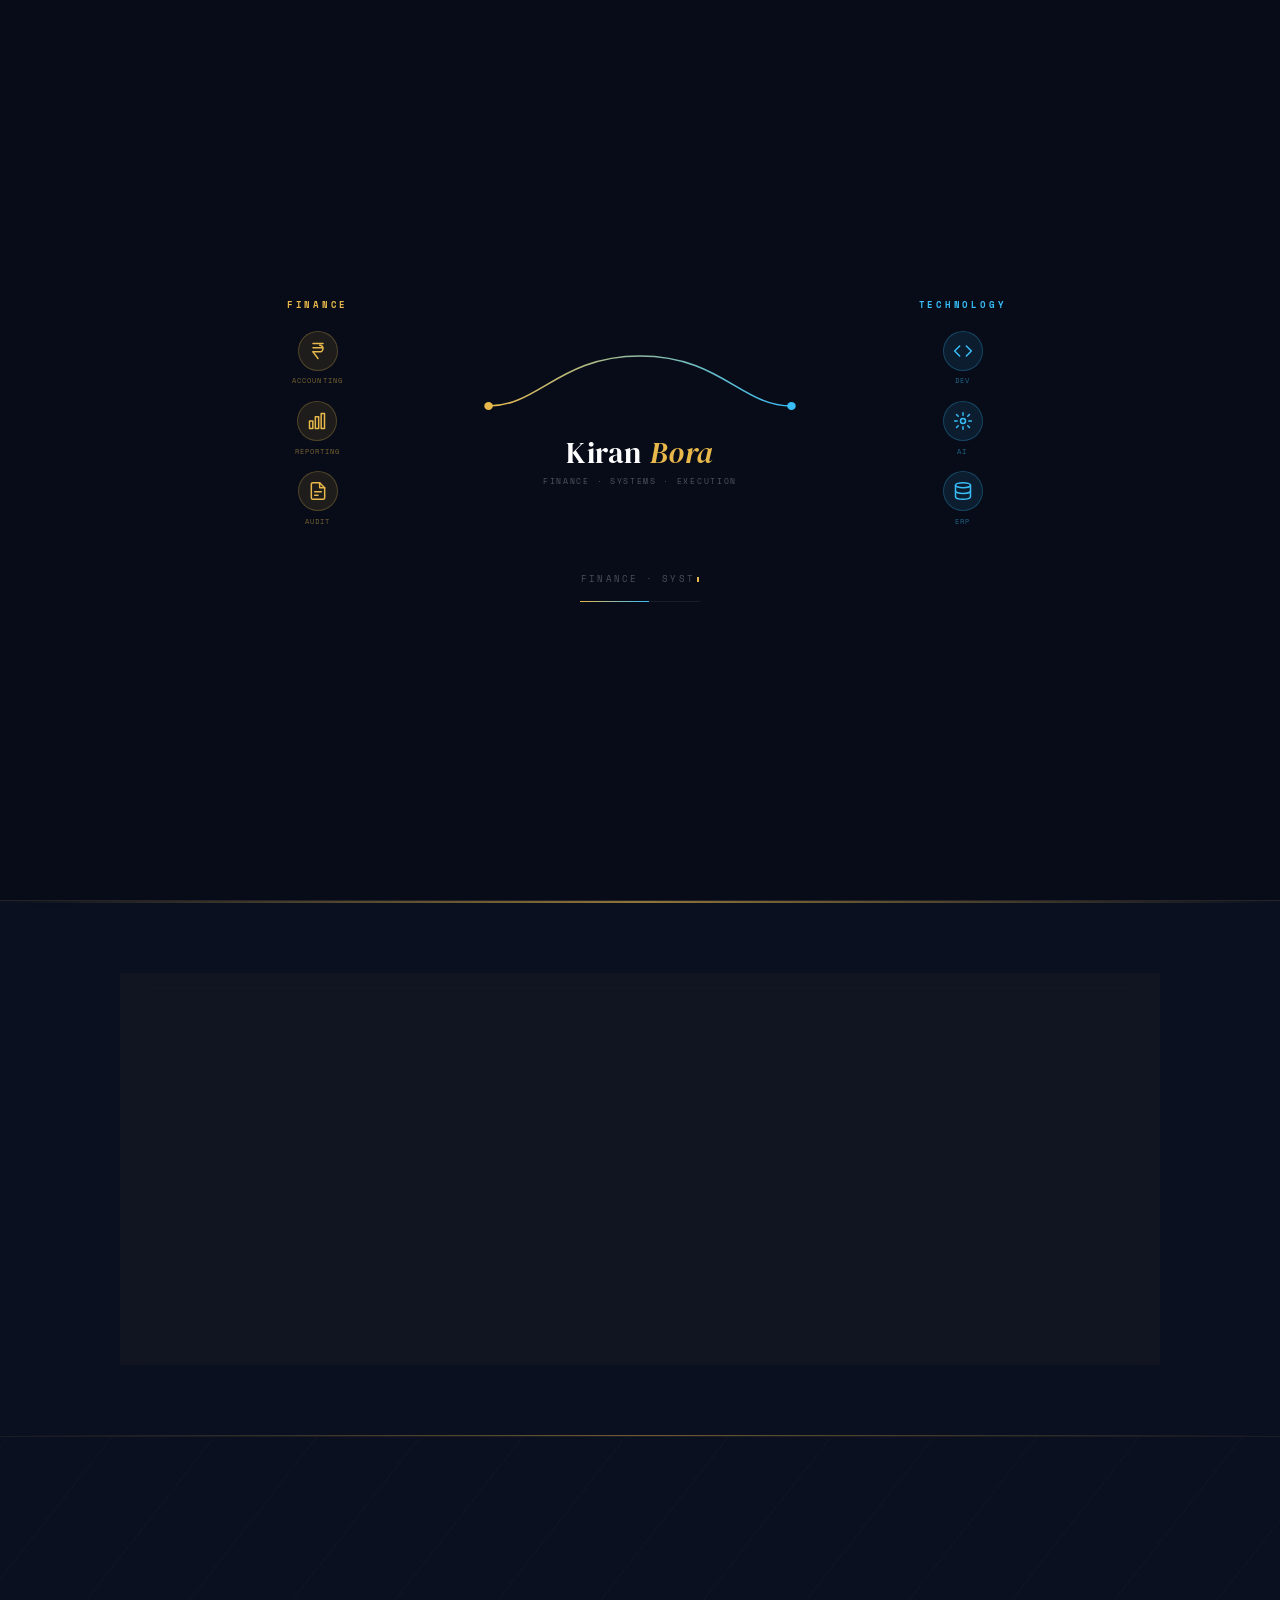
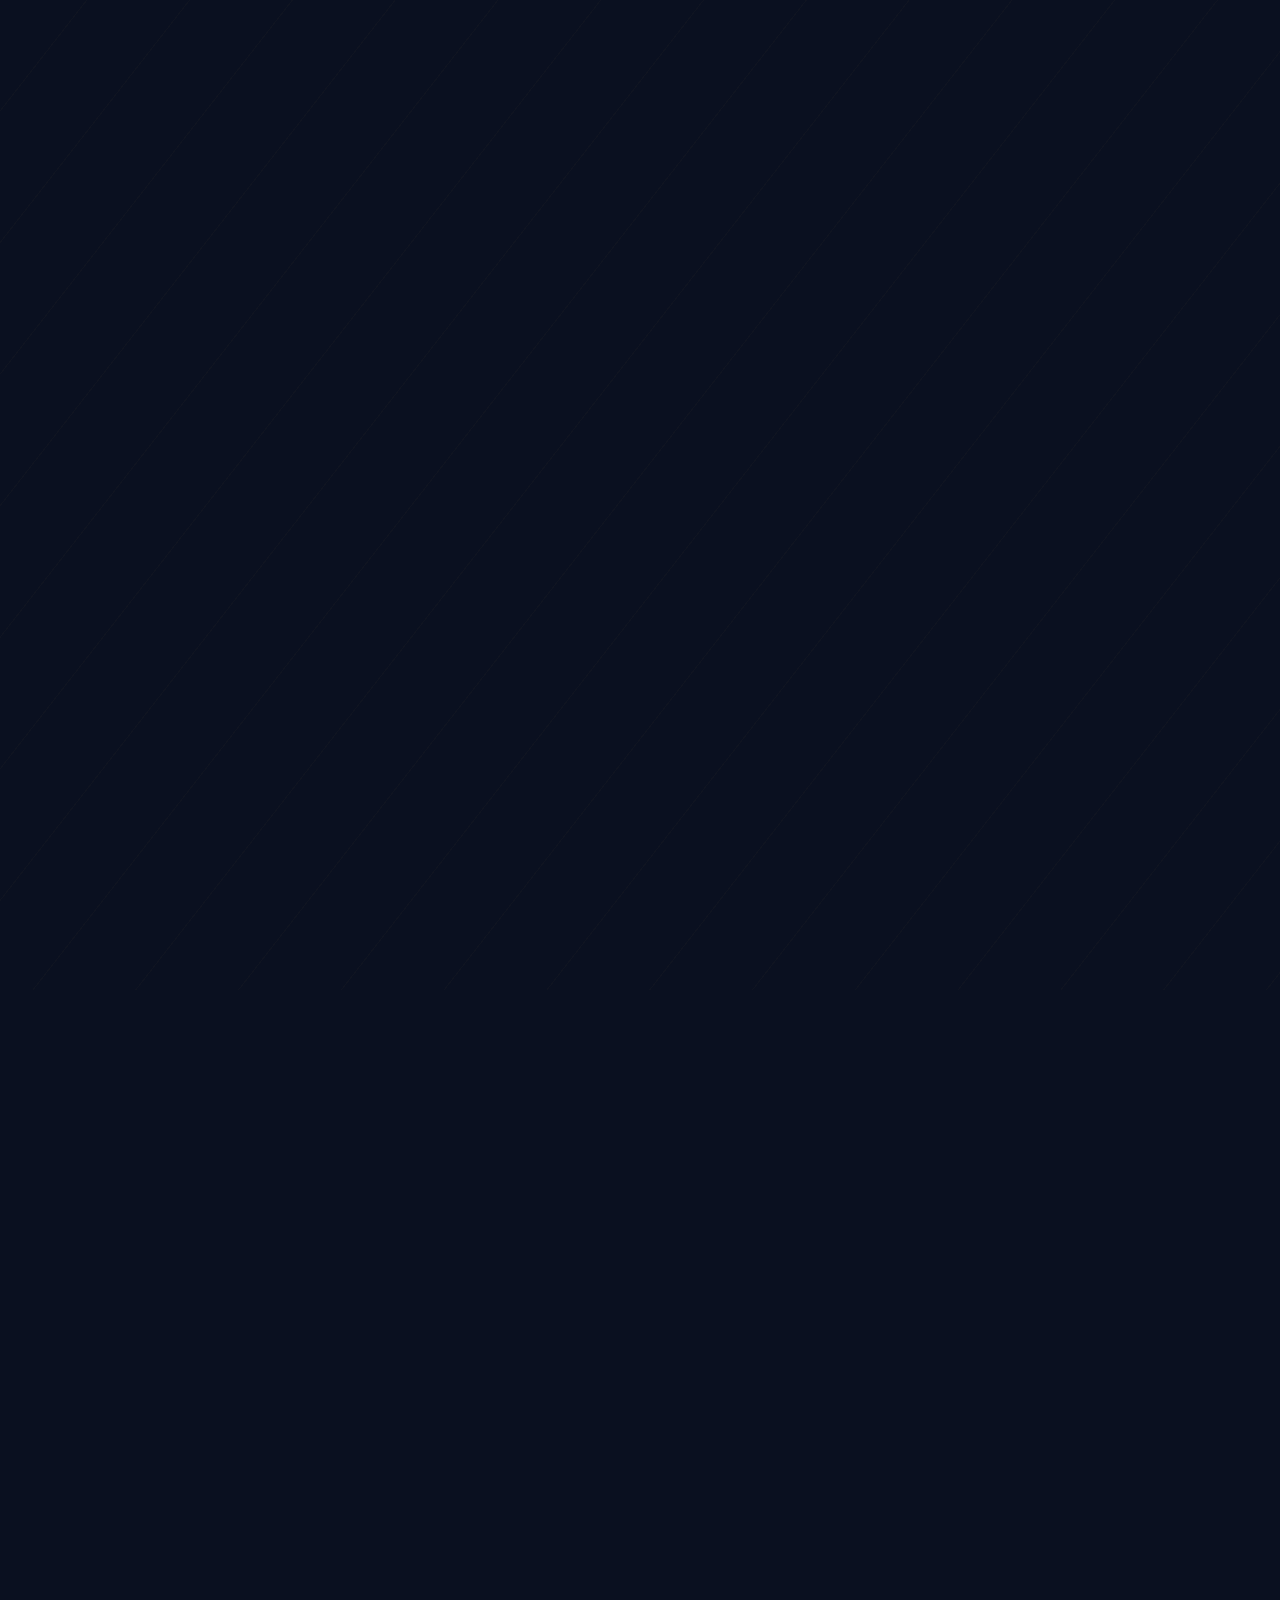
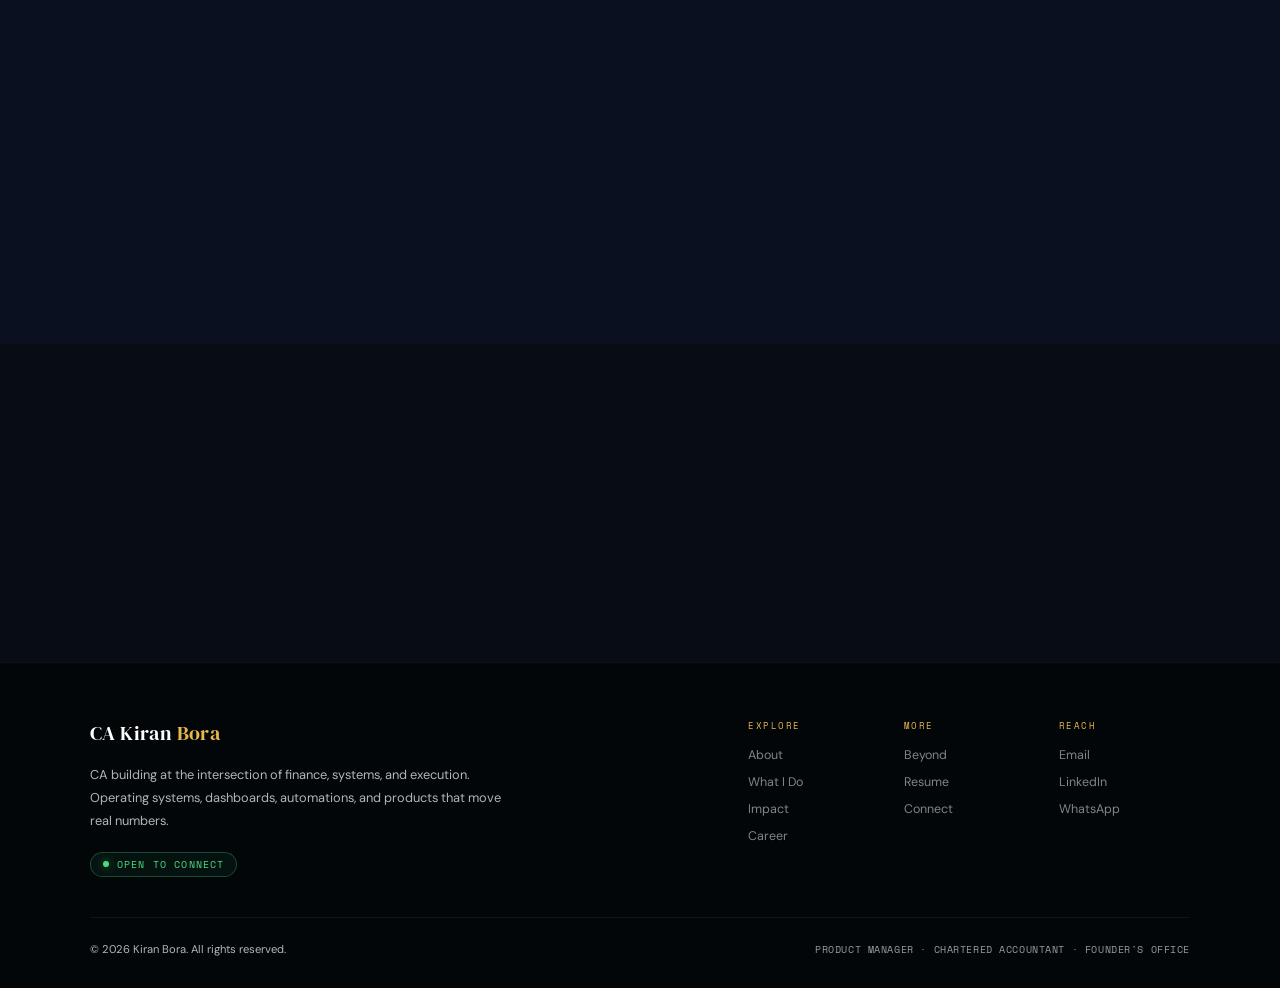
<file: index.html>
<!DOCTYPE html>
<html lang="en" data-theme="midnight">
<head>
<script>
  (function(){
    var t = 'midnight'; try { t = localStorage.getItem('kb-theme') || 'midnight'; } catch (e) {}
    document.documentElement.setAttribute('data-theme', t);
  })();
</script>
<meta charset="UTF-8">
<meta name="viewport" content="width=device-width, initial-scale=1.0">
<title>CA Kiran Bora | Product Manager at Recykal</title>
<meta name="description" content="Helps CFOs and CXOs fix processes end to end, across finance, operations and technology.">
<meta name="author" content="CA Kiran Bora">
<meta name="robots" content="index, follow">
<meta name="theme-color" content="#070c15">
<link rel="canonical" href="https://cakiranbora.github.io/Profile/">
<meta property="og:title" content="CA Kiran Bora | Product Manager at Recykal">
<meta property="og:description" content="Helps CFOs and CXOs fix processes end to end, across finance, operations and technology.">
<meta property="og:type" content="profile">
<meta property="og:site_name" content="CA Kiran Bora">
<meta property="og:locale" content="en_IN">
<meta property="profile:first_name" content="Kiran">
<meta property="profile:last_name" content="Bora">
<meta property="og:url" content="https://cakiranbora.github.io/Profile/">
<meta property="og:image" content="https://cakiranbora.github.io/Profile/social-card.jpg?v=2">
<meta property="og:image:secure_url" content="https://cakiranbora.github.io/Profile/social-card.jpg?v=2">
<meta property="og:image:type" content="image/jpeg">
<meta property="og:image:width" content="1200">
<meta property="og:image:height" content="630">
<meta property="og:image:alt" content="CA Kiran Bora, Product Manager and Chartered Accountant">
<meta name="twitter:card" content="summary_large_image">
<meta name="twitter:image" content="https://cakiranbora.github.io/Profile/social-card.jpg?v=2">
<meta name="twitter:image:alt" content="CA Kiran Bora, Product Manager and Chartered Accountant">
<meta name="twitter:title" content="CA Kiran Bora | Product Manager at Recykal">
<meta name="twitter:description" content="Helps CFOs and CXOs fix processes end to end, across finance, operations and technology.">
<link rel="icon" href="favicon.ico" sizes="48x48">
<link rel="icon" href="favicon.svg" type="image/svg+xml">
<link rel="icon" href="favicon-32.png" type="image/png" sizes="32x32">
<link rel="apple-touch-icon" href="apple-touch-icon.png">
<link rel="preconnect" href="https://fonts.googleapis.com">
<link rel="preconnect" href="https://fonts.gstatic.com" crossorigin>
<link href="https://fonts.googleapis.com/css2?family=DM+Serif+Display:ital@0;1&family=DM+Sans:opsz,wght@9..40,300;9..40,400;9..40,500;9..40,600&family=Outfit:wght@300;400;500;600;700&family=Space+Mono:wght@400;700&display=swap" rel="stylesheet">
<link rel="stylesheet" href="assets/vendor/aos.css">
<script type="application/ld+json">
{
  "@context": "https://schema.org",
  "@type": "Person",
  "name": "Kiran Bora",
  "honorificPrefix": "CA",
  "jobTitle": "Product Manager | Chartered Accountant",
  "description": "Product Manager at Recykal (Rapidue Technologies Pvt Ltd) and Chartered Accountant designing fraud prevention and finance logic for Deposit Return Schemes; previously finance transformation and Founder's Office execution at Contetra.",
  "image": "https://cakiranbora.github.io/Profile/KiBo-cut.webp",
  "email": "cakiranbora@gmail.com",
  "telephone": "+917020679009",
  "address": { "@type": "PostalAddress", "addressLocality": "Hyderabad", "addressCountry": "IN" },
  "worksFor": { "@type": "Organization", "name": "Recykal (Rapidue Technologies Pvt Ltd)" },
  "alumniOf": { "@type": "Organization", "name": "Institute of Chartered Accountants of India" },
  "knowsAbout": ["Deposit Return Schemes (DRS)","Fraud Prevention","Settlement Accounting","Financial Close & Consolidation","CXO Dashboards & MIS","Founder's Office Execution","Product Management","AI-assisted Product Building","ICSI Faculty: AI for Company Secretaries","ICAI Study Circle Training","Companies Act & SEBI LODR Compliance"],
  "url": "https://cakiranbora.github.io/Profile/",
  "sameAs": ["https://www.linkedin.com/in/CAKiBo"]
}
</script>
<link rel="stylesheet" href="assets/site.css">
<style>.kb-arc-path{stroke:url(#kbGrad)}.tl-track-line{stroke:url(#tlGrad)}</style>
<script>(function(){try{if(sessionStorage.getItem('kb-loader-seen'))document.documentElement.classList.add('kb-skip-loader');else sessionStorage.setItem('kb-loader-seen','1');}catch(e){}})();</script>
<style>.kb-skip-loader #kb-loader{display:none!important}.kb-skip-loader :is(.hero-pretag,h1.hero-name,.hero-typed-wrap,.hero-summary,.hero-summary-m,.hero-ctas){animation:none!important}</style>
</head>
<body>
<!-- ICON SPRITE (line icons, currentColor) -->
<svg width="0" height="0" style="position:absolute" aria-hidden="true" focusable="false"><defs>
<symbol id="ic-bank" viewBox="0 0 24 24"><path d="M3 21h18M4 10h16M5 21V10M19 21V10M9 21V10M15 21V10M12 3 4 7v1h16V7z"/></symbol>
<symbol id="ic-bolt" viewBox="0 0 24 24"><path d="M13 2 4.5 13.5H11l-1 8.5L19.5 10H13z"/></symbol>
<symbol id="ic-target" viewBox="0 0 24 24"><circle cx="12" cy="12" r="9"/><circle cx="12" cy="12" r="5"/><circle cx="12" cy="12" r="1.4"/></symbol>
<symbol id="ic-compass" viewBox="0 0 24 24"><circle cx="12" cy="12" r="9"/><path d="m16 8-2.5 5.5L8 16l2.5-5.5z"/></symbol>
<symbol id="ic-workflow" viewBox="0 0 24 24"><rect x="3" y="4" width="6" height="5" rx="1"/><rect x="15" y="15" width="6" height="5" rx="1"/><path d="M9 6.5h5a3 3 0 0 1 3 3V15"/></symbol>
<symbol id="ic-chart" viewBox="0 0 24 24"><path d="M3 3v18h18"/><path d="M7 15l3-4 3 2 4-6"/></symbol>
<symbol id="ic-layers" viewBox="0 0 24 24"><path d="m12 3 9 5-9 5-9-5z"/><path d="m3 13 9 5 9-5"/></symbol>
<symbol id="ic-package" viewBox="0 0 24 24"><path d="M21 8 12 3 3 8v8l9 5 9-5z"/><path d="M3 8l9 5 9-5M12 13v8"/></symbol>
<symbol id="ic-cpu" viewBox="0 0 24 24"><rect x="7" y="7" width="10" height="10" rx="1.5"/><path d="M10 10h4v4h-4zM9 3v3M15 3v3M9 18v3M15 18v3M3 9h3M3 15h3M18 9h3M18 15h3"/></symbol>
<symbol id="ic-gear" viewBox="0 0 24 24"><circle cx="12" cy="12" r="3"/><path d="M12 2v3M12 19v3M22 12h-3M5 12H2m15.5-6.5-2 2m-7 7-2 2m11 0-2-2m-7-7-2-2"/></symbol>
<symbol id="ic-clipboard" viewBox="0 0 24 24"><rect x="5" y="4" width="14" height="17" rx="2"/><path d="M9 4a1 1 0 0 1 1-1h4a1 1 0 0 1 1 1v1H9zM9 11h6M9 15h4"/></symbol>
<symbol id="ic-database" viewBox="0 0 24 24"><ellipse cx="12" cy="5" rx="8" ry="3"/><path d="M4 5v14c0 1.7 3.6 3 8 3s8-1.3 8-3V5M4 12c0 1.7 3.6 3 8 3s8-1.3 8-3"/></symbol>
<symbol id="ic-pen" viewBox="0 0 24 24"><path d="M12 19l7-7 3 3-7 7-3 0z" transform="translate(-3 -3)"/><path d="M14 6l3 3M3 21l3.5-1 9-9-2.5-2.5-9 9z"/></symbol>
<symbol id="ic-code" viewBox="0 0 24 24"><path d="m9 8-4 4 4 4M15 8l4 4-4 4"/></symbol>
<symbol id="ic-teach" viewBox="0 0 24 24"><rect x="3" y="4" width="18" height="12" rx="1.5"/><path d="M12 16v4M8 20h8"/></symbol>
<symbol id="ic-trophy" viewBox="0 0 24 24"><path d="M7 4h10v5a5 5 0 0 1-10 0z"/><path d="M7 6H4v2a3 3 0 0 0 3 3M17 6h3v2a3 3 0 0 1-3 3M10 14h4M9 20h6M12 14v6"/></symbol>
<symbol id="ic-activity" viewBox="0 0 24 24"><path d="M3 12h4l2.5-7 5 14L17 12h4"/></symbol>
<symbol id="ic-mail" viewBox="0 0 24 24"><rect x="3" y="5" width="18" height="14" rx="2"/><path d="m3 7 9 6 9-6"/></symbol>
<symbol id="ic-phone" viewBox="0 0 24 24"><path d="M6 3h3l2 5-2.5 1.5a11 11 0 0 0 5 5L16 14l5 2v3a2 2 0 0 1-2 2A16 16 0 0 1 4 5a2 2 0 0 1 2-2z"/></symbol>
</defs></svg>
<!-- LOADER -->
<div id="kb-loader">
  <div class="kb-stage">
    <!-- Left: Finance -->
    <div class="kb-pillar left" id="kb-left">
      <div class="kb-pillar-label">Finance</div>
      <div class="kb-icons">
        <div class="kb-icon-item" data-d="0">
          <div class="kb-icon-circle">
            <svg width="20" height="20" viewBox="0 0 24 24" fill="none" stroke="#e8b84b" stroke-width="1.8" stroke-linecap="round" stroke-linejoin="round"><path d="M6 3h12M6 8h12M6 13h8c2.2 0 4-1.8 4-4s-1.8-4-4-4"/><path d="M6 13l6 8"/></svg>
          </div>
          <span class="kb-icon-caption">Accounting</span>
        </div>
        <div class="kb-icon-item" data-d="220">
          <div class="kb-icon-circle">
            <svg width="20" height="20" viewBox="0 0 24 24" fill="none" stroke="#e8b84b" stroke-width="1.8" stroke-linecap="round" stroke-linejoin="round"><rect x="3" y="12" width="4" height="9"/><rect x="10" y="7" width="4" height="14"/><rect x="17" y="3" width="4" height="18"/></svg>
          </div>
          <span class="kb-icon-caption">Reporting</span>
        </div>
        <div class="kb-icon-item" data-d="440">
          <div class="kb-icon-circle">
            <svg width="20" height="20" viewBox="0 0 24 24" fill="none" stroke="#e8b84b" stroke-width="1.8" stroke-linecap="round" stroke-linejoin="round"><path d="M14 2H6a2 2 0 0 0-2 2v16a2 2 0 0 0 2 2h12a2 2 0 0 0 2-2V8z"/><polyline points="14 2 14 8 20 8"/><line x1="8" y1="13" x2="16" y2="13"/><line x1="8" y1="17" x2="12" y2="17"/></svg>
          </div>
          <span class="kb-icon-caption">Audit</span>
        </div>
      </div>
    </div>
    <!-- Center: Bridge -->
    <div class="kb-bridge-col">
      <svg class="kb-bridge-svg" viewBox="0 0 300 85" preserveAspectRatio="none">
        <defs>
          <linearGradient id="kbGrad" x1="0%" y1="0%" x2="100%" y2="0%">
            <stop offset="0%" stop-color="#e8b84b"/>
            <stop offset="100%" stop-color="#38bdf8"/>
          </linearGradient>
        </defs>
        <circle class="kb-dot-l" id="kb-dot-l" cx="8" cy="68" r="4" fill="#e8b84b"/>
        <path class="kb-arc-path" id="kb-arc" d="M8,68 C55,68 75,18 150,18 C225,18 245,68 292,68"/>
        <circle class="kb-dot-r" id="kb-dot-r" cx="292" cy="68" r="4" fill="#38bdf8"/>
      </svg>
      <div class="kb-name-block" id="kb-name-block">
        <div class="kb-name-main">Kiran <em>Bora</em></div>
        <span class="kb-name-sub">Finance &middot; Systems &middot; Execution</span>
      </div>
    </div>
    <!-- Right: Technology -->
    <div class="kb-pillar right" id="kb-right">
      <div class="kb-pillar-label">Technology</div>
      <div class="kb-icons">
        <div class="kb-icon-item" data-d="110">
          <div class="kb-icon-circle">
            <svg width="20" height="20" viewBox="0 0 24 24" fill="none" stroke="#38bdf8" stroke-width="1.8" stroke-linecap="round" stroke-linejoin="round"><polyline points="16 18 22 12 16 6"/><polyline points="8 6 2 12 8 18"/></svg>
          </div>
          <span class="kb-icon-caption">Dev</span>
        </div>
        <div class="kb-icon-item" data-d="330">
          <div class="kb-icon-circle">
            <svg width="20" height="20" viewBox="0 0 24 24" fill="none" stroke="#38bdf8" stroke-width="1.8" stroke-linecap="round" stroke-linejoin="round"><circle cx="12" cy="12" r="3"/><path d="M12 2v3M12 19v3M4.22 4.22l2.12 2.12M17.66 17.66l2.12 2.12M2 12h3M19 12h3M4.22 19.78l2.12-2.12M17.66 6.34l2.12-2.12"/></svg>
          </div>
          <span class="kb-icon-caption">AI</span>
        </div>
        <div class="kb-icon-item" data-d="550">
          <div class="kb-icon-circle">
            <svg width="20" height="20" viewBox="0 0 24 24" fill="none" stroke="#38bdf8" stroke-width="1.8" stroke-linecap="round" stroke-linejoin="round"><ellipse cx="12" cy="5" rx="9" ry="3"/><path d="M21 12c0 1.66-4 3-9 3s-9-1.34-9-3"/><path d="M3 5v14c0 1.66 4 3 9 3s9-1.34 9-3V5"/></svg>
          </div>
          <span class="kb-icon-caption">ERP</span>
        </div>
      </div>
    </div>
  </div>
  <!-- Bottom: tagline types out + progress bar -->
  <div class="kb-bottom" id="kb-bottom">
    <div class="kb-tagline"><span id="kb-typed"></span><span class="kb-blink"></span></div>
    <div class="kb-bar-wrap"><div class="kb-bar-fill" id="kb-bar"></div></div>
  </div>
  <script>
  (function(){
    if(document.documentElement.classList.contains('kb-skip-loader'))return;
    var fastLoader =
      (window.matchMedia && window.matchMedia('(max-width: 768px)').matches) ||
      (window.matchMedia && window.matchMedia('(max-height: 500px) and (orientation: landscape)').matches) ||
      (window.matchMedia && window.matchMedia('(prefers-reduced-motion: reduce)').matches);
    var T = fastLoader ? 1200 : 3000;
    var TL='FINANCE \u00B7 SYSTEMS \u00B7 EXECUTION';
    setTimeout(function(){
      document.getElementById('kb-left').classList.add('visible');
      document.getElementById('kb-right').classList.add('visible');
    },150);
    document.querySelectorAll('.kb-icon-item').forEach(function(el){
      var d=parseInt(el.getAttribute('data-d'))||0;
      setTimeout(function(){el.classList.add('lit');},220+d*0.45);
    });
    setTimeout(function(){
      document.getElementById('kb-dot-l').classList.add('show');
      document.getElementById('kb-dot-r').classList.add('show');
    },620);
    setTimeout(function(){
      document.getElementById('kb-arc').classList.add('drawn');
    },720);
    setTimeout(function(){
      document.getElementById('kb-name-block').classList.add('show');
    },1300);
    setTimeout(function(){
      var b=document.getElementById('kb-bottom');
      var el=document.getElementById('kb-typed');
      b.classList.add('show');
      var i=0;
      var iv=setInterval(function(){
        if(i<=TL.length){el.textContent=TL.slice(0,i);i++;}
        else{clearInterval(iv);}
      },32);
    },1550);
    var p=0,bar=document.getElementById('kb-bar');
    var pi=setInterval(function(){
      p=Math.min(p+1.6,100);bar.style.width=p+'%';
      if(p>=100)clearInterval(pi);
    },T/62);
    setTimeout(function(){
      var l=document.getElementById('kb-loader');
      l.classList.add('hidden');document.body.classList.add('kb-ready');document.dispatchEvent(new Event('kb:loader-done'));
      setTimeout(function(){if(l)l.style.display='none';},900);
    },T);
  })();
  </script>
</div>
<!-- END LOADER -->
<div id="cursor"></div>
<div id="cursor-ring"></div>
<div id="progress"></div>

<!-- NAV -->
<nav id="main-nav" aria-label="Main">
  <a class="nav-logo" href="./">CA Kiran <span>Bora</span></a>
  <ul class="nav-links kb-top-links">
    <li><a class="active" aria-current="page" href="./">Home</a></li>
    <li><a href="what-i-do">What I Do</a></li>
    <li><a href="impact">Impact</a></li>
    <li><a href="career">Career</a></li>
    <li><a href="beyond">Beyond</a></li>
    <li><a href="resume">Resume</a></li>
  </ul>
  <div class="kb-nav-right">
    <a class="nav-cta" href="connect">Let's Connect</a>
    <button type="button" id="side-open" aria-label="Open menu">
      <span></span><span></span><span></span>
    </button>
  </div>
</nav>
<div id="mobile-menu">
  <a href="./#about">About</a>
  <a href="what-i-do">What I Do</a>
  <a href="impact">Impact</a>
  <a href="career">Career</a>
  <a href="beyond">Beyond</a>
  <a href="resume">Resume</a>
  <a href="connect">Connect</a>
</div>

<div id="theme-switcher">
  <div id="theme-panel">
    <button type="button" class="theme-opt active" data-theme="midnight" id="theme-midnight">
      <span class="theme-swatch swatch-midnight"></span>Midnight
    </button>
    <button type="button" class="theme-opt" data-theme="obsidian" id="theme-obsidian">
      <span class="theme-swatch swatch-obsidian"></span>Obsidian
    </button>
    <button type="button" class="theme-opt" data-theme="slate" id="theme-slate">
      <span class="theme-swatch swatch-deepslate"></span>Deep Slate
    </button>
    <button type="button" class="theme-opt" data-theme="parchment" id="theme-parchment">
      <span class="theme-swatch swatch-parchment"></span>Parchment
    </button>
    <button type="button" class="theme-opt" data-theme="arctic" id="theme-arctic">
      <span class="theme-swatch swatch-arctic"></span>Arctic
    </button>
  </div>
  <button type="button" id="theme-toggle-btn" title="Change Theme" aria-label="Theme switcher">&#9680;</button>
</div>

<main id="main-content">
<section id="hero">
  <!-- Graph-paper grid background -->
  <div id="hero-grid">
    <svg xmlns="http://www.w3.org/2000/svg" width="100%" height="100%">
      <defs>
        <pattern id="small-grid" width="40" height="40" patternUnits="userSpaceOnUse">
          <path d="M 40 0 L 0 0 0 40" fill="none" stroke="var(--grid-stroke)" stroke-width="0.5"/>
        </pattern>
        <pattern id="large-grid" width="200" height="200" patternUnits="userSpaceOnUse">
          <rect width="200" height="200" fill="url(#small-grid)"/>
          <path d="M 200 0 L 0 0 0 200" fill="none" stroke="var(--grid-stroke)" stroke-width="1"/>
        </pattern>
      </defs>
      <rect width="100%" height="100%" fill="url(#large-grid)" />
    </svg>
  </div>

  <div class="hero-overlay"></div>

  <div class="hero-content">
    <div class="hero-pretag"><span class="hero-dot"></span><span class="hero-status">Product Manager &middot; Chartered Accountant</span></div>
    <h1 class="hero-name">Kiran <em>Bora</em></h1>
    <div class="hero-typed-wrap">
      <span class="hero-typed-prefix">Building&nbsp;&middot;</span>
      <span id="typed-text"></span>
    </div>
    <p class="hero-summary">
      Chartered Accountant and Product Manager. I understand how a business flows end to end, find what breaks it, and build the fix. At Recykal I design fraud prevention and settlement logic for Deposit Return Schemes. At Contetra I cut a 21-branch client&#39;s financial close from ~15 days to under half a day and built dashboards for CEOs and CFOs.
    </p>
    <p class="hero-summary-m">Chartered Accountant &middot; Product Manager &middot; Founder's Office &middot; Finance Systems Builder.</p>
    <div class="hero-ctas">
      <a href="connect" class="btn-gold">Let's Connect &rarr;</a>
      <a href="impact" class="btn-ghost">Explore Work &amp; Products</a>
    </div>
  </div>

  <div class="hero-photo-col">
    <div class="hero-photo-stage" id="hero-photo-stage">
      <span class="hero-photo-glow" aria-hidden="true"></span>
      <span class="hero-photo-ring" aria-hidden="true"></span>
      <span class="hero-chip hero-chip-0" aria-hidden="true">CA · 5th Rank</span>
      <span class="hero-chip hero-chip-1" aria-hidden="true">Product Manager</span>
      <span class="hero-chip hero-chip-2" aria-hidden="true">Builds with AI</span>
      <span class="hero-chip hero-chip-3" aria-hidden="true">2,150+ Trained</span>
      <picture class="hero-photo-picture">
        <source srcset="KiBo-cut.webp" type="image/webp">
        <img class="hero-photo" src="KiBo-cut.png" alt="Kiran Bora, Chartered Accountant" width="1122" height="1220" decoding="async" fetchpriority="high">
      </picture>
    </div>
  </div>

  <div class="hero-scroll"><div class="scroll-line"></div><div class="scroll-label">Scroll</div></div>
</section>
<section id="stats-banner">
  <div class="stats-panel">
    <div class="stat-item" data-aos="fade-up" data-aos-delay="0">
      <span class="stat-num">&frac12; day</span>
      <div class="stat-label">Financial<br>Close</div>
      <div class="stat-desc">down from ~15 days, 21 branches</div>
    </div>
    <div class="stat-item" data-aos="fade-up" data-aos-delay="80">
      <span class="stat-num">7 days</span>
      <div class="stat-label">Billing<br>Cycle</div>
      <div class="stat-desc">down from 25-30 days, O&amp;M workflow</div>
    </div>
    <div class="stat-item" data-aos="fade-up" data-aos-delay="160">
      <span class="stat-num" data-target="15" data-suffix="">15</span>
      <div class="stat-label">Client<br>Engagements</div>
      <div class="stat-desc">&#8377;50 Cr to &#8377;1,200 Cr annual turnover</div>
    </div>
    <div class="stat-item" data-aos="fade-up" data-aos-delay="240">
      <span class="stat-num" data-target="2150" data-suffix="+">2,150+</span>
      <div class="stat-label">Professionals<br>Trained</div>
      <div class="stat-desc">AI &middot; Excel &middot; Power BI &middot; incl. ICSI &amp; ICAI study circle</div>
    </div>
  </div>
</section>
<section id="about" aria-labelledby="about-heading">
  <div data-aos="fade-up">
    <div class="section-eyebrow">About</div>
    <h2 class="section-title" id="about-heading">Product Manager &middot; Systems Builder &middot; CA</h2>
  </div>
  <div class="about-layout">
    <div class="about-body" data-aos="fade-up" data-aos-delay="80">
      <p class="about-signature">A CA who reads a business <em>from the ledger up, and builds what fixes it</em>.</p>
      <p class="about-lead">
        <span class="dropcap">I</span>'m a Chartered Accountant and <strong>Product Manager at Recykal (Rapidue Technologies Pvt Ltd)</strong> in Hyderabad. I own process improvement and gap identification, fraud prevention, settlement logic, and tender design and analysis for <strong>Deposit Return Schemes (DRS)</strong>, leading cross-functional AI/ML, development and QA teams: work pitched in Poland, Moldova and 2 other markets; the platform is live for TASMAC (Tamil Nadu) and Goa's DRS.
      </p>

      <p>
        I build with AI coding agents. My own tools include Flowchart Studio, which turns ideas into validated swimlane flowcharts, catches dead ends before engineering begins, and maps every business step to its database tables, columns and code, and TestKit, which runs repeatable role-based checks with no AI judgement so test results can be trusted.
      </p>
      <div class="about-extra-wrap" id="about-extra-wrap">
        <div class="about-extra" id="about-extra">
          <p>
            Previously at <strong>Contetra</strong> (18 months), I led 15 client-facing finance transformation engagements and Founder's Office execution for businesses from &#8377;50 Cr to &#8377;1,200 Cr in annual turnover: a close and consolidation tool that cut financial close from ~15 days to under half a day, CEO, CFO, CXO and HOD dashboards with drill-down to the ledger, an O&amp;M billing cycle cut from 25-30 days to 7, and cross-functional teams of <strong>15+ members</strong> across finance, IT, and product development.
          </p>
          <div class="metric-chip-row" aria-hidden="true">
            <span class="metric-chip"><b>&frac12; day</b>&nbsp;close</span>
            <span class="metric-chip"><b>7 day</b>&nbsp;billing</span>
            <span class="metric-chip"><b>&#8377;600 Cr</b>&nbsp;EPC PMO</span>
          </div>

          <p>
            I start from the business problem: who owns it, where money leaks, and what leadership cannot see. Then I design the fix and build it, using AI to get to working software quickly.
          </p>
        </div>
      </div>
      <button type="button" class="about-read-more" id="about-rm">Read More <span class="about-rm-arrow">&#9662;</span></button>
    </div>
    <div class="pillars" data-aos="fade-left" data-aos-delay="160">
      <div class="pillar">
        <div class="pillar-glow"></div>
        <div class="pillar-accent"></div>
        <div class="pillar-icon" aria-hidden="true"><svg class="ic"><use href="#ic-layers"></use></svg></div>
        <div class="pillar-body">
          <div class="pillar-num">01 / PRODUCT &amp; OPS</div>
          <h3 class="pillar-title">Product &amp; Systems Design</h3>
          <p class="pillar-desc">Product Manager owning DRS fraud prevention, settlement logic, process improvement, gap identification and tender analysis, with PRDs, user stories and swimlane flowcharts. Turns complex multi-stakeholder business problems into clear, buildable system specifications.</p>
        </div>
      </div>
      <div class="pillar">
        <div class="pillar-glow"></div>
        <div class="pillar-accent"></div>
        <div class="pillar-icon" aria-hidden="true"><svg class="ic"><use href="#ic-bolt"></use></svg></div>
        <div class="pillar-body">
          <div class="pillar-num">02 / AI &amp; TECH</div>
          <h3 class="pillar-title">Building with AI</h3>
          <p class="pillar-desc">Turns business logic into working tools with AI coding agents: Flowchart Studio, TestKit, the CS Compliance Command Center and modules for products used by multiple clients.</p>
        </div>
      </div>
      <div class="pillar">
        <div class="pillar-glow"></div>
        <div class="pillar-accent"></div>
        <div class="pillar-icon" aria-hidden="true"><svg class="ic"><use href="#ic-bank"></use></svg></div>
        <div class="pillar-body">
          <div class="pillar-num">03 / DOMAIN &amp; SCALE</div>
          <h3 class="pillar-title">Finance Depth &amp; Leadership</h3>
          <p class="pillar-desc">Chartered Accountant (5th Rank in city, first attempt) with background in Corporate Banking (IDFC FIRST Bank) and Consulting/Founder's Office leadership (Contetra). Led multiple parallel teams of 15+ and presented directly to CXOs and enterprise founders.</p>
        </div>
      </div>
    </div>
  </div>
</section>
<section id="testimonials" aria-labelledby="testimonials-heading">
  <div data-aos="fade-up" class="section-center">
    <div class="section-eyebrow gold center">What People Say</div>
    <h2 class="section-title" id="testimonials-heading">Voices From the Field</h2>
    <p class="section-sub">Feedback from people I have worked with across training, automation, finance transformation, and execution-focused projects.</p>
  </div>
  <div class="testi-grid">

    <div class="testi-card" data-aos="fade-up" data-aos-delay="0">
      <div class="testi-quote-mark">"</div>
      <p class="testi-text">
        I had the privilege of working with Kiran on multiple projects, and he is truly a <strong class="testi-pull">standout leader</strong>. As a Manager, the level of composure and calmness he brings to the table is remarkable, especially during high-pressure deadlines. Beyond just managing tasks, he excels at building a supportive culture where new employees and articles feel at home from day one. He is the ultimate <strong>'go-to' person</strong>, ensuring the team stays focused and stress-free regardless of the workload.
      </p>
      <div class="testi-context" aria-label="Feedback context">
        <div class="testi-context-row"><span class="testi-context-label">Context</span><span>Multiple projects with a direct reporting relationship.</span></div>
        <div class="testi-context-row"><span class="testi-context-label">Signals</span><span>Calm execution, supportive team culture, pressure handling, and dependable ownership.</span></div>
      </div>
      <div class="testi-footer">
        <div class="testi-avatar">MJ</div>
        <div>
          <div class="testi-name">Mahek Jhurani</div>
        </div>
        <span class="testi-rel-tag">Reported Directly &middot; Contetra</span>
      </div>
    </div>

    <div class="testi-card" data-aos="fade-up" data-aos-delay="100">
      <div class="testi-quote-mark">"</div>
      <p class="testi-text">
        Kiran is an <strong>exceptional professional and a wonderful mentor</strong>. He is calm under pressure, non-judgmental, and exceptionally solution-oriented. He has an incredible talent for simplifying the complex, teaching not just the 'how' but the 'why' behind every decision. What I admire most is his nurturing approach which empowers those around him by providing constructive, non-judgmental feedback that makes you want to reach your full potential. I learned a great deal from his teaching style and approach to problem-solving. <strong>Any team would be lucky to have him.</strong>
      </p>
      <div class="testi-context" aria-label="Feedback context">
        <div class="testi-context-row"><span class="testi-context-label">Context</span><span>Same-team working relationship across execution and learning situations.</span></div>
        <div class="testi-context-row"><span class="testi-context-label">Signals</span><span>Mentoring, simplifying complex work, solution orientation, and constructive feedback.</span></div>
      </div>
      <div class="testi-footer">
        <div class="testi-avatar">KS</div>
        <div>
          <div class="testi-name">Kashish Shah</div>
        </div>
        <span class="testi-rel-tag">Same Team &middot; Contetra</span>
      </div>
    </div>

  </div>
</section>
<section class="kb-next" data-aos="fade-up"><a class="kb-next-link" href="what-i-do"><span class="section-eyebrow gold center">Next</span><span class="kb-next-title">What I Do <span class="kb-next-arrow">&rarr;</span></span><span class="kb-next-sub">How I turn business problems into products</span></a></section>

</main>

<footer>
  <div class="footer-top">
    <div class="footer-brand">
      <a class="nav-logo footer-logo" href="./">CA Kiran <span>Bora</span></a>
      <p class="footer-tag">CA building at the intersection of finance, systems, and execution. Operating systems, dashboards, automations, and products that move real numbers.</p>
      <span class="footer-status"><span class="footer-status-dot"></span>Open to Connect</span>
    </div>
    <div class="footer-cols">
      <div class="footer-col">
        <div class="footer-col-h">Explore</div>
        <a href="./#about">About</a>
        <a href="what-i-do">What I Do</a>
        <a href="impact">Impact</a>
        <a href="career">Career</a>
      </div>
      <div class="footer-col">
        <div class="footer-col-h">More</div>
        <a href="beyond">Beyond</a>
        <a href="resume">Resume</a>
        <a href="connect">Connect</a>
      </div>
      <div class="footer-col">
        <div class="footer-col-h">Reach</div>
        <a href="mailto:cakiranbora@gmail.com">Email</a>
        <a href="https://linkedin.com/in/CAKiBo" target="_blank" rel="noopener noreferrer">LinkedIn</a>
        <a href="https://wa.me/917020679009?text=Hi%20Kiran%2C%20I%20came%20across%20your%20portfolio%20and%20would%20like%20to%20connect." target="_blank" rel="noopener noreferrer">WhatsApp</a>
      </div>
    </div>
  </div>
  <div class="footer-bottom">
    <p>&copy; 2026 Kiran Bora. All rights reserved.</p>
    <p class="footer-meta">Product Manager &middot; Chartered Accountant &middot; Founder's Office</p>
  </div>
</footer>

  <!-- SIDE PANEL -->
  <div id="side-overlay"></div>
  <aside id="side-panel">
    <div class="sp-top">
      <a class="nav-logo sp-logo" href="./">CA Kiran <span>Bora</span></a>
      <button type="button" id="side-close">&times;</button>
    </div>

    <div class="sp-nav">
      <a class="sp-link active" href="./" aria-current="page">
        <span class="sp-num">01</span><span class="sp-name">Home</span>
        <span class="sp-arrow">&rarr;</span>
      </a>
      <a class="sp-link" href="what-i-do">
        <span class="sp-num">02</span><span class="sp-name">What I Do</span>
        <span class="sp-arrow">&rarr;</span>
      </a>
      <a class="sp-link" href="impact">
        <span class="sp-num">03</span><span class="sp-name">Impact</span>
        <span class="sp-arrow">&rarr;</span>
      </a>
      <a class="sp-link" href="career">
        <span class="sp-num">04</span><span class="sp-name">Career</span>
        <span class="sp-arrow">&rarr;</span>
      </a>
      <a class="sp-link" href="beyond">
        <span class="sp-num">05</span><span class="sp-name">Beyond Work</span>
        <span class="sp-arrow">&rarr;</span>
      </a>
      <a class="sp-link" href="resume">
        <span class="sp-num">06</span><span class="sp-name">Resume</span>
        <span class="sp-arrow">&rarr;</span>
      </a>
      <a class="sp-link sp-link-cta" href="connect">
        <span class="sp-num">07</span><span class="sp-name">Let's Connect &rarr;</span>
        <span class="sp-arrow">&rarr;</span>
      </a>
    </div>

    <div class="sp-divider"></div>

    <div class="sp-theme-block">
      <div class="sp-theme-label">Theme</div>
      <div class="sp-theme-row">
        <button type="button" class="sp-swatch" data-theme="midnight" title="Midnight" aria-label="Midnight theme"></button>
        <button type="button" class="sp-swatch" data-theme="obsidian" title="Obsidian" aria-label="Obsidian theme"></button>
        <button type="button" class="sp-swatch" data-theme="slate" title="Slate" aria-label="Slate theme"></button>
        <button type="button" class="sp-swatch" data-theme="parchment" title="Parchment" aria-label="Parchment theme"></button>
        <button type="button" class="sp-swatch" data-theme="arctic" title="Arctic" aria-label="Arctic theme"></button>
      </div>
    </div>

    <div class="sp-footer-links">
      <a href="mailto:cakiranbora@gmail.com">cakiranbora@gmail.com</a>
      <a href="https://linkedin.com/in/CAKiBo" target="_blank" rel="noopener noreferrer">linkedin.com/in/CAKiBo</a>
    </div>
  </aside>

<div id="chat-bubble">
  <div id="chat-win">

    
    <div class="cw-header">
      <div class="cw-avatar">K</div>
      <div class="cw-header-info">
        <div class="cw-name">Profile Guide</div>
      </div>
      <button type="button" class="cw-close" aria-label="Close chat">&times;</button>
    </div>

    
    <div class="cw-messages" id="cw-messages">
      
    </div>

    
    <div class="cw-chips" id="cw-chips"></div>

    
    <div class="cw-input-row">
      <label class="sr-only" for="cw-input">Ask the profile guide about Kiran</label>
      <textarea id="cw-input" class="cw-input" aria-label="Ask the profile guide about Kiran" placeholder="Ask anything about Kiran..." rows="1"
        onkeydown="handleChatKey(event)"></textarea>
      <button type="button" class="cw-send" id="cw-send-btn" aria-label="Send message" title="Send message">
        <svg width="16" height="16" viewBox="0 0 24 24" fill="none" stroke="currentColor" stroke-width="2.5">
          <line x1="22" y1="2" x2="11" y2="13"></line>
          <polygon points="22 2 15 22 11 13 2 9 22 2"></polygon>
        </svg>
      </button>
    </div>

  </div>

  
  <button type="button" id="chat-toggle">
    <span id="chat-toggle-icon" aria-hidden="true">
      <svg viewBox="0 0 24 24" focusable="false">
        <path d="M12 3.2c-4.8 0-8.8 3.3-8.8 7.4 0 2.3 1.3 4.4 3.3 5.7l-.7 3.1 3.4-1.7c.9.2 1.8.3 2.8.3 4.8 0 8.8-3.3 8.8-7.4S16.8 3.2 12 3.2Zm-3.4 8.2a1.1 1.1 0 1 1 0-2.2 1.1 1.1 0 0 1 0 2.2Zm3.4 0a1.1 1.1 0 1 1 0-2.2 1.1 1.1 0 0 1 0 2.2Zm3.4 0a1.1 1.1 0 1 1 0-2.2 1.1 1.1 0 0 1 0 2.2Z" fill="currentColor"/>
      </svg>
    </span>
    <span class="chat-toggle-label">Profile Guide</span>
  </button>
</div>

<script>(function(){function u(){document.documentElement.classList.toggle('kb-scrolled',window.scrollY>window.innerHeight*0.6);}window.addEventListener('scroll',u,{passive:true});u();})();</script>
<a class="whatsapp-float"
   href="https://wa.me/917020679009?text=Hi%20Kiran%2C%20I%20came%20across%20your%20portfolio%20and%20would%20like%20to%20connect."
   target="_blank"
   rel="noopener noreferrer"
   aria-label="Message Kiran on WhatsApp">
  <svg viewBox="0 0 24 24" focusable="false" aria-hidden="true">
    <path d="M12.04 2C6.58 2 2.13 6.45 2.13 11.91c0 1.75.46 3.45 1.32 4.95L2 22l5.25-1.38c1.45.79 3.08 1.21 4.79 1.21h.01c5.46 0 9.91-4.45 9.91-9.91 0-2.65-1.03-5.14-2.9-7.01C17.18 3.03 14.69 2 12.04 2Zm0 1.67c2.2 0 4.27.86 5.82 2.42a8.19 8.19 0 0 1 2.41 5.82c0 4.54-3.7 8.24-8.24 8.24h-.01c-1.52 0-3.01-.41-4.31-1.18l-.31-.18-3.21.84.86-3.13-.2-.32a8.21 8.21 0 0 1-1.26-4.36c0-4.54 3.7-8.24 8.24-8.24Zm4.52 9.93c-.25-.12-1.47-.72-1.69-.81-.23-.08-.39-.12-.56.12-.16.25-.64.81-.79.97-.14.17-.29.19-.54.06-.25-.12-1.05-.39-1.99-1.23-.74-.66-1.23-1.47-1.38-1.72-.14-.25-.01-.38.11-.5.11-.11.25-.29.37-.43.12-.14.16-.25.25-.41.08-.17.04-.31-.02-.43-.06-.12-.56-1.34-.76-1.84-.2-.48-.4-.42-.56-.43-.14-.01-.31-.01-.48-.01-.17 0-.43.06-.66.31-.23.25-.86.85-.86 2.07 0 1.22.89 2.4 1.01 2.56.12.17 1.75 2.67 4.25 3.74.59.26 1.05.41 1.41.52.59.19 1.13.16 1.56.1.48-.07 1.47-.6 1.68-1.18.21-.58.21-1.07.14-1.18-.06-.11-.22-.17-.47-.29Z" fill="currentColor"/>
  </svg>
</a>

<button type="button" id="btt" title="Back to top">&uarr;</button>

<script src="assets/vendor/aos.js"></script>
<script src="assets/vendor/vanilla-tilt.min.js"></script>
<script src="assets/vendor/typed.umd.js"></script>

<script src="assets/site.js"></script>

<!-- EMAIL MODAL -->
<div id="em-overlay">
  <div id="em-modal" role="dialog" aria-modal="true">
    <div class="em-head">
      <div><div class="em-title">Open with...</div><div class="em-sub">Choose how to send your email</div></div>
      <button type="button" class="em-x" aria-label="Close">&#x2715;</button>
    </div>
    <div class="em-addr">cakiranbora@gmail.com</div>
    <div class="em-opts">
      <a class="em-opt" data-email-close="true" href="https://mail.google.com/mail/?view=cm&to=cakiranbora@gmail.com" target="_blank" rel="noopener noreferrer">
        <div class="em-opt-icon ic-gmail">
          <svg width="18" height="18" viewBox="0 0 48 48"><path fill="#EA4335" d="M6 40h6V22.5L4 16v20c0 2.2 1.8 4 2 4z"/><path fill="#34A853" d="M36 40h6c2.2 0 4-1.8 4-4V16l-10 6.5V40z"/><path fill="#FBBC04" d="M36 8H12L4 16l20 13 20-13L36 8z"/><path fill="#4285F4" d="M12 8L4 16v.5L12 22.5l12-7.8 12 7.8 8-6V16L36 8H12z"/></svg>
        </div>
        <div><span class="em-opt-label">Gmail</span><span class="em-opt-desc">Open in Gmail (browser)</span></div>
      </a>
      <a class="em-opt" data-email-close="true" href="https://outlook.live.com/mail/0/deeplink/compose?to=cakiranbora@gmail.com" target="_blank" rel="noopener noreferrer">
        <div class="em-opt-icon ic-outlook">
          <svg width="18" height="18" viewBox="0 0 48 48"><rect width="48" height="48" rx="4" fill="#0078D4"/><path d="M8 14l16 10 16-10V34H8V14z" fill="none" stroke="white" stroke-width="2.5"/><path d="M8 14l16 10 16-10" fill="none" stroke="white" stroke-width="2.5"/></svg>
        </div>
        <div><span class="em-opt-label">Outlook Web</span><span class="em-opt-desc">Open in Outlook (browser)</span></div>
      </a>
      <button type="button" class="em-opt" data-email-default="true">
        <div class="em-opt-icon ic-default">&#x1F4E7;</div>
        <div><span class="em-opt-label">Default Mail App</span><span class="em-opt-desc">Opens your device mail app</span></div>
      </button>
      <button type="button" class="em-opt" data-email-copy="true">
        <div class="em-opt-icon ic-copy">&#x1F4CB;</div>
        <div><span class="em-opt-label">Copy Email Address</span><span class="em-opt-desc">Copy to clipboard</span></div>
      </button>
    </div>
    <div class="em-copied" id="em-copied">&#x2713;&nbsp; Copied: cakiranbora@gmail.com</div>
  </div>
</div>
<!-- END EMAIL MODAL -->

<!-- End of body -->

<script>
/* Hero portrait subtle 3D tilt on pointer move (desktop, motion-safe) */
(function(){
  var stage = document.getElementById('hero-photo-stage');
  var hero = document.getElementById('hero');
  if(!stage || !hero) return;
  if(window.matchMedia && window.matchMedia('(prefers-reduced-motion: reduce)').matches) return;
  if(window.matchMedia && window.matchMedia('(hover: none)').matches) return;
  var raf = null, tx = 0, ty = 0;
  hero.addEventListener('mousemove', function(e){
    var r = hero.getBoundingClientRect();
    var px = (e.clientX - r.left) / r.width - 0.5;
    var py = (e.clientY - r.top) / r.height - 0.5;
    tx = px * 10;          // max ~10deg yaw
    ty = -py * 7;          // max ~7deg pitch
    if(!raf) raf = requestAnimationFrame(apply);
  });
  hero.addEventListener('mouseleave', function(){ tx = 0; ty = 0; if(!raf) raf = requestAnimationFrame(apply); });
  function apply(){
    raf = null;
    stage.style.transform = 'rotateY(' + tx.toFixed(2) + 'deg) rotateX(' + ty.toFixed(2) + 'deg)';
  }
})();
</script>

</body>
</html>
</file>
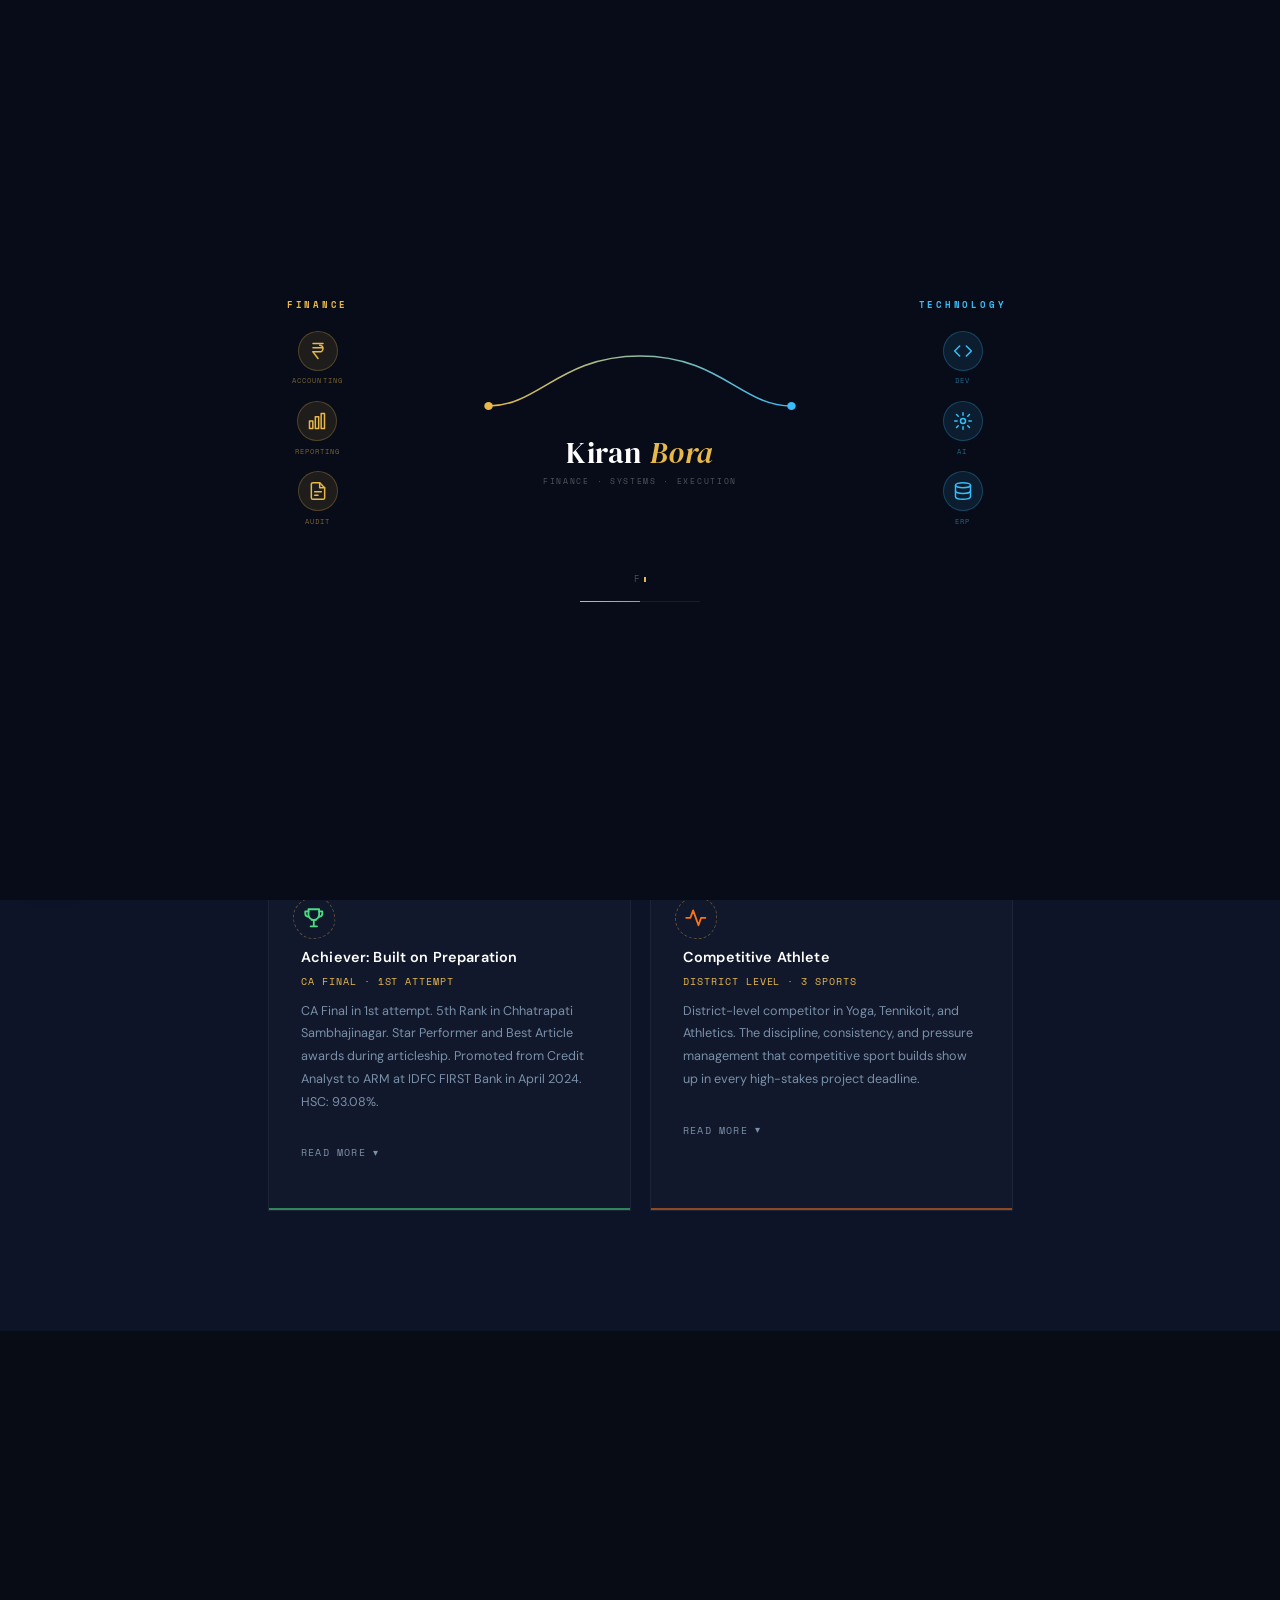
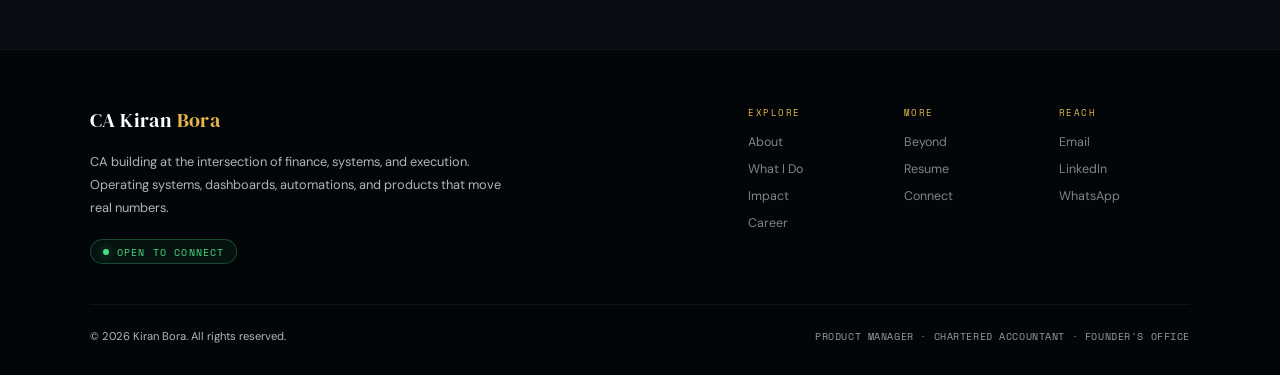
<file: beyond.html>
<!DOCTYPE html>
<html lang="en" data-theme="midnight">
<head>
<script>
  (function(){
    var t = 'midnight'; try { t = localStorage.getItem('kb-theme') || 'midnight'; } catch (e) {}
    document.documentElement.setAttribute('data-theme', t);
  })();
</script>
<meta charset="UTF-8">
<meta name="viewport" content="width=device-width, initial-scale=1.0">
<title>Beyond Work | CA Kiran Bora</title>
<meta name="description" content="ICSI AI4CS faculty, 2,150+ professionals trained, portrait artist and district-level athlete.">
<meta name="author" content="CA Kiran Bora">
<meta name="robots" content="index, follow">
<meta name="theme-color" content="#070c15">
<link rel="canonical" href="https://cakiranbora.github.io/Profile/beyond">
<meta property="og:title" content="Beyond Work | CA Kiran Bora">
<meta property="og:description" content="ICSI AI4CS faculty, 2,150+ professionals trained, portrait artist and district-level athlete.">
<meta property="og:type" content="profile">
<meta property="og:site_name" content="CA Kiran Bora">
<meta property="og:locale" content="en_IN">
<meta property="profile:first_name" content="Kiran">
<meta property="profile:last_name" content="Bora">
<meta property="og:url" content="https://cakiranbora.github.io/Profile/beyond">
<meta property="og:image" content="https://cakiranbora.github.io/Profile/social-card.jpg?v=2">
<meta property="og:image:secure_url" content="https://cakiranbora.github.io/Profile/social-card.jpg?v=2">
<meta property="og:image:type" content="image/jpeg">
<meta property="og:image:width" content="1200">
<meta property="og:image:height" content="630">
<meta property="og:image:alt" content="CA Kiran Bora, Product Manager and Chartered Accountant">
<meta name="twitter:card" content="summary_large_image">
<meta name="twitter:image" content="https://cakiranbora.github.io/Profile/social-card.jpg?v=2">
<meta name="twitter:image:alt" content="CA Kiran Bora, Product Manager and Chartered Accountant">
<meta name="twitter:title" content="Beyond Work | CA Kiran Bora">
<meta name="twitter:description" content="ICSI AI4CS faculty, 2,150+ professionals trained, portrait artist and district-level athlete.">
<link rel="icon" href="favicon.ico" sizes="48x48">
<link rel="icon" href="favicon.svg" type="image/svg+xml">
<link rel="icon" href="favicon-32.png" type="image/png" sizes="32x32">
<link rel="apple-touch-icon" href="apple-touch-icon.png">
<link rel="preconnect" href="https://fonts.googleapis.com">
<link rel="preconnect" href="https://fonts.gstatic.com" crossorigin>
<link href="https://fonts.googleapis.com/css2?family=DM+Serif+Display:ital@0;1&family=DM+Sans:opsz,wght@9..40,300;9..40,400;9..40,500;9..40,600&family=Outfit:wght@300;400;500;600;700&family=Space+Mono:wght@400;700&display=swap" rel="stylesheet">
<link rel="stylesheet" href="assets/vendor/aos.css">
<script type="application/ld+json">
{
  "@context": "https://schema.org",
  "@type": "Person",
  "name": "Kiran Bora",
  "honorificPrefix": "CA",
  "jobTitle": "Product Manager | Chartered Accountant",
  "description": "Product Manager at Recykal (Rapidue Technologies Pvt Ltd) and Chartered Accountant designing fraud prevention and finance logic for Deposit Return Schemes; previously finance transformation and Founder's Office execution at Contetra.",
  "image": "https://cakiranbora.github.io/Profile/KiBo-cut.webp",
  "email": "cakiranbora@gmail.com",
  "telephone": "+917020679009",
  "address": { "@type": "PostalAddress", "addressLocality": "Hyderabad", "addressCountry": "IN" },
  "worksFor": { "@type": "Organization", "name": "Recykal (Rapidue Technologies Pvt Ltd)" },
  "alumniOf": { "@type": "Organization", "name": "Institute of Chartered Accountants of India" },
  "knowsAbout": ["Deposit Return Schemes (DRS)","Fraud Prevention","Settlement Accounting","Financial Close & Consolidation","CXO Dashboards & MIS","Founder's Office Execution","Product Management","AI-assisted Product Building","ICSI Faculty: AI for Company Secretaries","ICAI Study Circle Training","Companies Act & SEBI LODR Compliance"],
  "url": "https://cakiranbora.github.io/Profile/",
  "sameAs": ["https://www.linkedin.com/in/CAKiBo"]
}
</script>
<link rel="stylesheet" href="assets/site.css">
<style>.kb-arc-path{stroke:url(#kbGrad)}.tl-track-line{stroke:url(#tlGrad)}</style>
<script>(function(){try{if(sessionStorage.getItem('kb-loader-seen'))document.documentElement.classList.add('kb-skip-loader');else sessionStorage.setItem('kb-loader-seen','1');}catch(e){}})();</script>
<style>.kb-skip-loader #kb-loader{display:none!important}.kb-skip-loader :is(.hero-pretag,h1.hero-name,.hero-typed-wrap,.hero-summary,.hero-summary-m,.hero-ctas){animation:none!important}</style>
</head>
<body class="kb-inner">
<!-- ICON SPRITE (line icons, currentColor) -->
<svg width="0" height="0" style="position:absolute" aria-hidden="true" focusable="false"><defs>
<symbol id="ic-bank" viewBox="0 0 24 24"><path d="M3 21h18M4 10h16M5 21V10M19 21V10M9 21V10M15 21V10M12 3 4 7v1h16V7z"/></symbol>
<symbol id="ic-bolt" viewBox="0 0 24 24"><path d="M13 2 4.5 13.5H11l-1 8.5L19.5 10H13z"/></symbol>
<symbol id="ic-target" viewBox="0 0 24 24"><circle cx="12" cy="12" r="9"/><circle cx="12" cy="12" r="5"/><circle cx="12" cy="12" r="1.4"/></symbol>
<symbol id="ic-compass" viewBox="0 0 24 24"><circle cx="12" cy="12" r="9"/><path d="m16 8-2.5 5.5L8 16l2.5-5.5z"/></symbol>
<symbol id="ic-workflow" viewBox="0 0 24 24"><rect x="3" y="4" width="6" height="5" rx="1"/><rect x="15" y="15" width="6" height="5" rx="1"/><path d="M9 6.5h5a3 3 0 0 1 3 3V15"/></symbol>
<symbol id="ic-chart" viewBox="0 0 24 24"><path d="M3 3v18h18"/><path d="M7 15l3-4 3 2 4-6"/></symbol>
<symbol id="ic-layers" viewBox="0 0 24 24"><path d="m12 3 9 5-9 5-9-5z"/><path d="m3 13 9 5 9-5"/></symbol>
<symbol id="ic-package" viewBox="0 0 24 24"><path d="M21 8 12 3 3 8v8l9 5 9-5z"/><path d="M3 8l9 5 9-5M12 13v8"/></symbol>
<symbol id="ic-cpu" viewBox="0 0 24 24"><rect x="7" y="7" width="10" height="10" rx="1.5"/><path d="M10 10h4v4h-4zM9 3v3M15 3v3M9 18v3M15 18v3M3 9h3M3 15h3M18 9h3M18 15h3"/></symbol>
<symbol id="ic-gear" viewBox="0 0 24 24"><circle cx="12" cy="12" r="3"/><path d="M12 2v3M12 19v3M22 12h-3M5 12H2m15.5-6.5-2 2m-7 7-2 2m11 0-2-2m-7-7-2-2"/></symbol>
<symbol id="ic-clipboard" viewBox="0 0 24 24"><rect x="5" y="4" width="14" height="17" rx="2"/><path d="M9 4a1 1 0 0 1 1-1h4a1 1 0 0 1 1 1v1H9zM9 11h6M9 15h4"/></symbol>
<symbol id="ic-database" viewBox="0 0 24 24"><ellipse cx="12" cy="5" rx="8" ry="3"/><path d="M4 5v14c0 1.7 3.6 3 8 3s8-1.3 8-3V5M4 12c0 1.7 3.6 3 8 3s8-1.3 8-3"/></symbol>
<symbol id="ic-pen" viewBox="0 0 24 24"><path d="M12 19l7-7 3 3-7 7-3 0z" transform="translate(-3 -3)"/><path d="M14 6l3 3M3 21l3.5-1 9-9-2.5-2.5-9 9z"/></symbol>
<symbol id="ic-code" viewBox="0 0 24 24"><path d="m9 8-4 4 4 4M15 8l4 4-4 4"/></symbol>
<symbol id="ic-teach" viewBox="0 0 24 24"><rect x="3" y="4" width="18" height="12" rx="1.5"/><path d="M12 16v4M8 20h8"/></symbol>
<symbol id="ic-trophy" viewBox="0 0 24 24"><path d="M7 4h10v5a5 5 0 0 1-10 0z"/><path d="M7 6H4v2a3 3 0 0 0 3 3M17 6h3v2a3 3 0 0 1-3 3M10 14h4M9 20h6M12 14v6"/></symbol>
<symbol id="ic-activity" viewBox="0 0 24 24"><path d="M3 12h4l2.5-7 5 14L17 12h4"/></symbol>
<symbol id="ic-mail" viewBox="0 0 24 24"><rect x="3" y="5" width="18" height="14" rx="2"/><path d="m3 7 9 6 9-6"/></symbol>
<symbol id="ic-phone" viewBox="0 0 24 24"><path d="M6 3h3l2 5-2.5 1.5a11 11 0 0 0 5 5L16 14l5 2v3a2 2 0 0 1-2 2A16 16 0 0 1 4 5a2 2 0 0 1 2-2z"/></symbol>
</defs></svg>
<!-- LOADER -->
<div id="kb-loader">
  <div class="kb-stage">
    <!-- Left: Finance -->
    <div class="kb-pillar left" id="kb-left">
      <div class="kb-pillar-label">Finance</div>
      <div class="kb-icons">
        <div class="kb-icon-item" data-d="0">
          <div class="kb-icon-circle">
            <svg width="20" height="20" viewBox="0 0 24 24" fill="none" stroke="#e8b84b" stroke-width="1.8" stroke-linecap="round" stroke-linejoin="round"><path d="M6 3h12M6 8h12M6 13h8c2.2 0 4-1.8 4-4s-1.8-4-4-4"/><path d="M6 13l6 8"/></svg>
          </div>
          <span class="kb-icon-caption">Accounting</span>
        </div>
        <div class="kb-icon-item" data-d="220">
          <div class="kb-icon-circle">
            <svg width="20" height="20" viewBox="0 0 24 24" fill="none" stroke="#e8b84b" stroke-width="1.8" stroke-linecap="round" stroke-linejoin="round"><rect x="3" y="12" width="4" height="9"/><rect x="10" y="7" width="4" height="14"/><rect x="17" y="3" width="4" height="18"/></svg>
          </div>
          <span class="kb-icon-caption">Reporting</span>
        </div>
        <div class="kb-icon-item" data-d="440">
          <div class="kb-icon-circle">
            <svg width="20" height="20" viewBox="0 0 24 24" fill="none" stroke="#e8b84b" stroke-width="1.8" stroke-linecap="round" stroke-linejoin="round"><path d="M14 2H6a2 2 0 0 0-2 2v16a2 2 0 0 0 2 2h12a2 2 0 0 0 2-2V8z"/><polyline points="14 2 14 8 20 8"/><line x1="8" y1="13" x2="16" y2="13"/><line x1="8" y1="17" x2="12" y2="17"/></svg>
          </div>
          <span class="kb-icon-caption">Audit</span>
        </div>
      </div>
    </div>
    <!-- Center: Bridge -->
    <div class="kb-bridge-col">
      <svg class="kb-bridge-svg" viewBox="0 0 300 85" preserveAspectRatio="none">
        <defs>
          <linearGradient id="kbGrad" x1="0%" y1="0%" x2="100%" y2="0%">
            <stop offset="0%" stop-color="#e8b84b"/>
            <stop offset="100%" stop-color="#38bdf8"/>
          </linearGradient>
        </defs>
        <circle class="kb-dot-l" id="kb-dot-l" cx="8" cy="68" r="4" fill="#e8b84b"/>
        <path class="kb-arc-path" id="kb-arc" d="M8,68 C55,68 75,18 150,18 C225,18 245,68 292,68"/>
        <circle class="kb-dot-r" id="kb-dot-r" cx="292" cy="68" r="4" fill="#38bdf8"/>
      </svg>
      <div class="kb-name-block" id="kb-name-block">
        <div class="kb-name-main">Kiran <em>Bora</em></div>
        <span class="kb-name-sub">Finance &middot; Systems &middot; Execution</span>
      </div>
    </div>
    <!-- Right: Technology -->
    <div class="kb-pillar right" id="kb-right">
      <div class="kb-pillar-label">Technology</div>
      <div class="kb-icons">
        <div class="kb-icon-item" data-d="110">
          <div class="kb-icon-circle">
            <svg width="20" height="20" viewBox="0 0 24 24" fill="none" stroke="#38bdf8" stroke-width="1.8" stroke-linecap="round" stroke-linejoin="round"><polyline points="16 18 22 12 16 6"/><polyline points="8 6 2 12 8 18"/></svg>
          </div>
          <span class="kb-icon-caption">Dev</span>
        </div>
        <div class="kb-icon-item" data-d="330">
          <div class="kb-icon-circle">
            <svg width="20" height="20" viewBox="0 0 24 24" fill="none" stroke="#38bdf8" stroke-width="1.8" stroke-linecap="round" stroke-linejoin="round"><circle cx="12" cy="12" r="3"/><path d="M12 2v3M12 19v3M4.22 4.22l2.12 2.12M17.66 17.66l2.12 2.12M2 12h3M19 12h3M4.22 19.78l2.12-2.12M17.66 6.34l2.12-2.12"/></svg>
          </div>
          <span class="kb-icon-caption">AI</span>
        </div>
        <div class="kb-icon-item" data-d="550">
          <div class="kb-icon-circle">
            <svg width="20" height="20" viewBox="0 0 24 24" fill="none" stroke="#38bdf8" stroke-width="1.8" stroke-linecap="round" stroke-linejoin="round"><ellipse cx="12" cy="5" rx="9" ry="3"/><path d="M21 12c0 1.66-4 3-9 3s-9-1.34-9-3"/><path d="M3 5v14c0 1.66 4 3 9 3s9-1.34 9-3V5"/></svg>
          </div>
          <span class="kb-icon-caption">ERP</span>
        </div>
      </div>
    </div>
  </div>
  <!-- Bottom: tagline types out + progress bar -->
  <div class="kb-bottom" id="kb-bottom">
    <div class="kb-tagline"><span id="kb-typed"></span><span class="kb-blink"></span></div>
    <div class="kb-bar-wrap"><div class="kb-bar-fill" id="kb-bar"></div></div>
  </div>
  <script>
  (function(){
    if(document.documentElement.classList.contains('kb-skip-loader'))return;
    var fastLoader =
      (window.matchMedia && window.matchMedia('(max-width: 768px)').matches) ||
      (window.matchMedia && window.matchMedia('(max-height: 500px) and (orientation: landscape)').matches) ||
      (window.matchMedia && window.matchMedia('(prefers-reduced-motion: reduce)').matches);
    var T = fastLoader ? 1200 : 3000;
    var TL='FINANCE \u00B7 SYSTEMS \u00B7 EXECUTION';
    setTimeout(function(){
      document.getElementById('kb-left').classList.add('visible');
      document.getElementById('kb-right').classList.add('visible');
    },150);
    document.querySelectorAll('.kb-icon-item').forEach(function(el){
      var d=parseInt(el.getAttribute('data-d'))||0;
      setTimeout(function(){el.classList.add('lit');},220+d*0.45);
    });
    setTimeout(function(){
      document.getElementById('kb-dot-l').classList.add('show');
      document.getElementById('kb-dot-r').classList.add('show');
    },620);
    setTimeout(function(){
      document.getElementById('kb-arc').classList.add('drawn');
    },720);
    setTimeout(function(){
      document.getElementById('kb-name-block').classList.add('show');
    },1300);
    setTimeout(function(){
      var b=document.getElementById('kb-bottom');
      var el=document.getElementById('kb-typed');
      b.classList.add('show');
      var i=0;
      var iv=setInterval(function(){
        if(i<=TL.length){el.textContent=TL.slice(0,i);i++;}
        else{clearInterval(iv);}
      },32);
    },1550);
    var p=0,bar=document.getElementById('kb-bar');
    var pi=setInterval(function(){
      p=Math.min(p+1.6,100);bar.style.width=p+'%';
      if(p>=100)clearInterval(pi);
    },T/62);
    setTimeout(function(){
      var l=document.getElementById('kb-loader');
      l.classList.add('hidden');document.body.classList.add('kb-ready');document.dispatchEvent(new Event('kb:loader-done'));
      setTimeout(function(){if(l)l.style.display='none';},900);
    },T);
  })();
  </script>
</div>
<!-- END LOADER -->
<div id="cursor"></div>
<div id="cursor-ring"></div>
<div id="progress"></div>

<!-- NAV -->
<nav id="main-nav" aria-label="Main">
  <a class="nav-logo" href="./">CA Kiran <span>Bora</span></a>
  <ul class="nav-links kb-top-links">
    <li><a href="./">Home</a></li>
    <li><a href="what-i-do">What I Do</a></li>
    <li><a href="impact">Impact</a></li>
    <li><a href="career">Career</a></li>
    <li><a class="active" aria-current="page" href="beyond">Beyond</a></li>
    <li><a href="resume">Resume</a></li>
  </ul>
  <div class="kb-nav-right">
    <a class="nav-cta" href="connect">Let's Connect</a>
    <button type="button" id="side-open" aria-label="Open menu">
      <span></span><span></span><span></span>
    </button>
  </div>
</nav>
<div id="mobile-menu">
  <a href="./#about">About</a>
  <a href="what-i-do">What I Do</a>
  <a href="impact">Impact</a>
  <a href="career">Career</a>
  <a href="beyond">Beyond</a>
  <a href="resume">Resume</a>
  <a href="connect">Connect</a>
</div>

<div id="theme-switcher">
  <div id="theme-panel">
    <button type="button" class="theme-opt active" data-theme="midnight" id="theme-midnight">
      <span class="theme-swatch swatch-midnight"></span>Midnight
    </button>
    <button type="button" class="theme-opt" data-theme="obsidian" id="theme-obsidian">
      <span class="theme-swatch swatch-obsidian"></span>Obsidian
    </button>
    <button type="button" class="theme-opt" data-theme="slate" id="theme-slate">
      <span class="theme-swatch swatch-deepslate"></span>Deep Slate
    </button>
    <button type="button" class="theme-opt" data-theme="parchment" id="theme-parchment">
      <span class="theme-swatch swatch-parchment"></span>Parchment
    </button>
    <button type="button" class="theme-opt" data-theme="arctic" id="theme-arctic">
      <span class="theme-swatch swatch-arctic"></span>Arctic
    </button>
  </div>
  <button type="button" id="theme-toggle-btn" title="Change Theme" aria-label="Theme switcher">&#9680;</button>
</div>

<main id="main-content">
<section id="beyond" aria-labelledby="beyond-heading">
  <div>
    <div class="section-eyebrow gold">Beyond Work</div>
    <h1 class="section-title" id="beyond-heading">The Person Behind the Profile</h1>
    <p class="section-sub">Work tells you what I do. This shows the habits behind the work.</p>
  </div>
  <div class="beyond-grid">
    <div class="beyond-card" data-tilt data-tilt-max="8" data-tilt-glare data-tilt-max-glare="0.08">
      <div class="beyond-glow"></div>
      <span class="beyond-icon" aria-hidden="true"><svg class="ic"><use href="#ic-pen"></use></svg></span>
      <h3 class="beyond-title">Artist: Portraits &amp; Stippling</h3>
      <div class="beyond-stat">100+ sketches &middot; WICASA winner</div>
      <p class="beyond-txt">Sold 100+ detailed human portrait sketches. Practised stippling, a technique that needs patience and precision. Won First Prize at the WICASA Art Competition, Chhatrapati Sambhajinagar.</p>
      <button type="button" class="beyond-read">Read More <span class="br-arrow">&#9662;</span></button>
      <div class="beyond-extra"><p>Art taught me that strong outputs come from sustained, detail-oriented effort. The same patience helps when tracing the root cause of a broken finance process.</p></div>
    </div>
    <div class="beyond-card" data-tilt data-tilt-max="8" data-tilt-glare data-tilt-max-glare="0.08">
      <div class="beyond-glow"></div>
      <span class="beyond-icon" aria-hidden="true"><svg class="ic"><use href="#ic-code"></use></svg></span>
      <h3 class="beyond-title">Self-Builder: Personal Finance App</h3>
      <div class="beyond-stat">Built from scratch</div>
      <p class="beyond-txt">Built a personal finance health tracker app independently, not for work, just to learn and solve a personal need. Designed the data model, logic, and interface from scratch.</p>
      <button type="button" class="beyond-read">Read More <span class="br-arrow">&#9662;</span></button>
      <div class="beyond-extra"><p>Also built internal automation tools and utilities used in Contetra's delivery toolkit. When a problem repeats, I prefer to build a reusable system around it.</p></div>
    </div>
    <div class="beyond-card" data-tilt data-tilt-max="8" data-tilt-glare data-tilt-max-glare="0.08">
      <div class="beyond-glow"></div>
      <span class="beyond-icon" aria-hidden="true"><svg class="ic"><use href="#ic-teach"></use></svg></span>
      <h3 class="beyond-title">Teaching, Faculty &amp; Curriculum Author</h3>
      <div class="beyond-stat">2,150+ Trained &middot; ICSI Faculty &middot; ICAI Study Circle</div>
      <p class="beyond-txt">Trained 2,150+ professionals across AI tools, Advanced Excel, and Power BI, including sessions at an <strong>ICAI study circle</strong>. Faculty for <strong>ICSI's AI4CS programme for Company Secretaries</strong> (400+ CS at the Indore conference, 100+ CS in Thane), having delivered multiple sessions and served as a Judge at ICSI AI4CS, Mumbai, evaluating participants' AI-built solutions. Built the full <strong>AI for CS Masterclass</strong>: 13 modules, live demos, hands-on exercises and practice company files. Authored comprehensive finance and <strong>Smart Investment study materials and curriculum</strong> for a Singapore-based wealth firm.</p>
      <button type="button" class="beyond-read">Read More <span class="br-arrow">&#9662;</span></button>
      <div class="beyond-extra"><p>I teach and write curriculum because breaking complex finance and wealth frameworks into clear, structured modules helps people use them, from corporate AI upskilling to institutional sessions with ICAI and ICSI. Authored end-to-end investment study material for a Singapore company, and regularly mentor professionals on AI &amp; analytical execution.</p></div>
    </div>
    <div class="beyond-card" data-tilt data-tilt-max="8" data-tilt-glare data-tilt-max-glare="0.08">
      <div class="beyond-glow"></div>
      <span class="beyond-icon" aria-hidden="true"><svg class="ic"><use href="#ic-trophy"></use></svg></span>
      <h3 class="beyond-title">Achiever: Built on Preparation</h3>
      <div class="beyond-stat">CA Final &middot; 1st attempt</div>
      <p class="beyond-txt">CA Final in 1st attempt. 5th Rank in Chhatrapati Sambhajinagar. Star Performer and Best Article awards during articleship. Promoted from Credit Analyst to ARM at IDFC FIRST Bank in April 2024. HSC: 93.08%.</p>
      <button type="button" class="beyond-read">Read More <span class="br-arrow">&#9662;</span></button>
      <div class="beyond-extra"><p>There is a pattern: set a high bar, meet it, document the method, then raise it again. Exemption in Economic Laws in CA Final and 100/100 in Sanskrit in SSC point to consistency and preparation.</p></div>
    </div>
    <div class="beyond-card" data-tilt data-tilt-max="8" data-tilt-glare data-tilt-max-glare="0.08">
      <div class="beyond-glow"></div>
      <span class="beyond-icon" aria-hidden="true"><svg class="ic"><use href="#ic-activity"></use></svg></span>
      <h3 class="beyond-title">Competitive Athlete</h3>
      <div class="beyond-stat">District level &middot; 3 sports</div>
      <p class="beyond-txt">District-level competitor in Yoga, Tennikoit, and Athletics. The discipline, consistency, and pressure management that competitive sport builds show up in every high-stakes project deadline.</p>
      <button type="button" class="beyond-read">Read More <span class="br-arrow">&#9662;</span></button>
      <div class="beyond-extra"><p>Competing at district level requires showing up, doing the work, and performing under pressure consistently. The same discipline helps during late pre-go-live checks and high-stakes deadlines.</p></div>
    </div>
  </div>
</section>
<section class="kb-next" data-aos="fade-up"><a class="kb-next-link" href="resume"><span class="section-eyebrow gold center">Next</span><span class="kb-next-title">Resume <span class="kb-next-arrow">&rarr;</span></span><span class="kb-next-sub">View or download the two-page PDF</span></a></section>

</main>

<footer>
  <div class="footer-top">
    <div class="footer-brand">
      <a class="nav-logo footer-logo" href="./">CA Kiran <span>Bora</span></a>
      <p class="footer-tag">CA building at the intersection of finance, systems, and execution. Operating systems, dashboards, automations, and products that move real numbers.</p>
      <span class="footer-status"><span class="footer-status-dot"></span>Open to Connect</span>
    </div>
    <div class="footer-cols">
      <div class="footer-col">
        <div class="footer-col-h">Explore</div>
        <a href="./#about">About</a>
        <a href="what-i-do">What I Do</a>
        <a href="impact">Impact</a>
        <a href="career">Career</a>
      </div>
      <div class="footer-col">
        <div class="footer-col-h">More</div>
        <a href="beyond">Beyond</a>
        <a href="resume">Resume</a>
        <a href="connect">Connect</a>
      </div>
      <div class="footer-col">
        <div class="footer-col-h">Reach</div>
        <a href="mailto:cakiranbora@gmail.com">Email</a>
        <a href="https://linkedin.com/in/CAKiBo" target="_blank" rel="noopener noreferrer">LinkedIn</a>
        <a href="https://wa.me/917020679009?text=Hi%20Kiran%2C%20I%20came%20across%20your%20portfolio%20and%20would%20like%20to%20connect." target="_blank" rel="noopener noreferrer">WhatsApp</a>
      </div>
    </div>
  </div>
  <div class="footer-bottom">
    <p>&copy; 2026 Kiran Bora. All rights reserved.</p>
    <p class="footer-meta">Product Manager &middot; Chartered Accountant &middot; Founder's Office</p>
  </div>
</footer>

  <!-- SIDE PANEL -->
  <div id="side-overlay"></div>
  <aside id="side-panel">
    <div class="sp-top">
      <a class="nav-logo sp-logo" href="./">CA Kiran <span>Bora</span></a>
      <button type="button" id="side-close">&times;</button>
    </div>

    <div class="sp-nav">
      <a class="sp-link" href="./">
        <span class="sp-num">01</span><span class="sp-name">Home</span>
        <span class="sp-arrow">&rarr;</span>
      </a>
      <a class="sp-link" href="what-i-do">
        <span class="sp-num">02</span><span class="sp-name">What I Do</span>
        <span class="sp-arrow">&rarr;</span>
      </a>
      <a class="sp-link" href="impact">
        <span class="sp-num">03</span><span class="sp-name">Impact</span>
        <span class="sp-arrow">&rarr;</span>
      </a>
      <a class="sp-link" href="career">
        <span class="sp-num">04</span><span class="sp-name">Career</span>
        <span class="sp-arrow">&rarr;</span>
      </a>
      <a class="sp-link active" href="beyond" aria-current="page">
        <span class="sp-num">05</span><span class="sp-name">Beyond Work</span>
        <span class="sp-arrow">&rarr;</span>
      </a>
      <a class="sp-link" href="resume">
        <span class="sp-num">06</span><span class="sp-name">Resume</span>
        <span class="sp-arrow">&rarr;</span>
      </a>
      <a class="sp-link sp-link-cta" href="connect">
        <span class="sp-num">07</span><span class="sp-name">Let's Connect &rarr;</span>
        <span class="sp-arrow">&rarr;</span>
      </a>
    </div>

    <div class="sp-divider"></div>

    <div class="sp-theme-block">
      <div class="sp-theme-label">Theme</div>
      <div class="sp-theme-row">
        <button type="button" class="sp-swatch" data-theme="midnight" title="Midnight" aria-label="Midnight theme"></button>
        <button type="button" class="sp-swatch" data-theme="obsidian" title="Obsidian" aria-label="Obsidian theme"></button>
        <button type="button" class="sp-swatch" data-theme="slate" title="Slate" aria-label="Slate theme"></button>
        <button type="button" class="sp-swatch" data-theme="parchment" title="Parchment" aria-label="Parchment theme"></button>
        <button type="button" class="sp-swatch" data-theme="arctic" title="Arctic" aria-label="Arctic theme"></button>
      </div>
    </div>

    <div class="sp-footer-links">
      <a href="mailto:cakiranbora@gmail.com">cakiranbora@gmail.com</a>
      <a href="https://linkedin.com/in/CAKiBo" target="_blank" rel="noopener noreferrer">linkedin.com/in/CAKiBo</a>
    </div>
  </aside>

<div id="chat-bubble">
  <div id="chat-win">

    
    <div class="cw-header">
      <div class="cw-avatar">K</div>
      <div class="cw-header-info">
        <div class="cw-name">Profile Guide</div>
      </div>
      <button type="button" class="cw-close" aria-label="Close chat">&times;</button>
    </div>

    
    <div class="cw-messages" id="cw-messages">
      
    </div>

    
    <div class="cw-chips" id="cw-chips"></div>

    
    <div class="cw-input-row">
      <label class="sr-only" for="cw-input">Ask the profile guide about Kiran</label>
      <textarea id="cw-input" class="cw-input" aria-label="Ask the profile guide about Kiran" placeholder="Ask anything about Kiran..." rows="1"
        onkeydown="handleChatKey(event)"></textarea>
      <button type="button" class="cw-send" id="cw-send-btn" aria-label="Send message" title="Send message">
        <svg width="16" height="16" viewBox="0 0 24 24" fill="none" stroke="currentColor" stroke-width="2.5">
          <line x1="22" y1="2" x2="11" y2="13"></line>
          <polygon points="22 2 15 22 11 13 2 9 22 2"></polygon>
        </svg>
      </button>
    </div>

  </div>

  
  <button type="button" id="chat-toggle">
    <span id="chat-toggle-icon" aria-hidden="true">
      <svg viewBox="0 0 24 24" focusable="false">
        <path d="M12 3.2c-4.8 0-8.8 3.3-8.8 7.4 0 2.3 1.3 4.4 3.3 5.7l-.7 3.1 3.4-1.7c.9.2 1.8.3 2.8.3 4.8 0 8.8-3.3 8.8-7.4S16.8 3.2 12 3.2Zm-3.4 8.2a1.1 1.1 0 1 1 0-2.2 1.1 1.1 0 0 1 0 2.2Zm3.4 0a1.1 1.1 0 1 1 0-2.2 1.1 1.1 0 0 1 0 2.2Zm3.4 0a1.1 1.1 0 1 1 0-2.2 1.1 1.1 0 0 1 0 2.2Z" fill="currentColor"/>
      </svg>
    </span>
    <span class="chat-toggle-label">Profile Guide</span>
  </button>
</div>

<script>(function(){function u(){document.documentElement.classList.toggle('kb-scrolled',window.scrollY>window.innerHeight*0.6);}window.addEventListener('scroll',u,{passive:true});u();})();</script>
<a class="whatsapp-float"
   href="https://wa.me/917020679009?text=Hi%20Kiran%2C%20I%20came%20across%20your%20portfolio%20and%20would%20like%20to%20connect."
   target="_blank"
   rel="noopener noreferrer"
   aria-label="Message Kiran on WhatsApp">
  <svg viewBox="0 0 24 24" focusable="false" aria-hidden="true">
    <path d="M12.04 2C6.58 2 2.13 6.45 2.13 11.91c0 1.75.46 3.45 1.32 4.95L2 22l5.25-1.38c1.45.79 3.08 1.21 4.79 1.21h.01c5.46 0 9.91-4.45 9.91-9.91 0-2.65-1.03-5.14-2.9-7.01C17.18 3.03 14.69 2 12.04 2Zm0 1.67c2.2 0 4.27.86 5.82 2.42a8.19 8.19 0 0 1 2.41 5.82c0 4.54-3.7 8.24-8.24 8.24h-.01c-1.52 0-3.01-.41-4.31-1.18l-.31-.18-3.21.84.86-3.13-.2-.32a8.21 8.21 0 0 1-1.26-4.36c0-4.54 3.7-8.24 8.24-8.24Zm4.52 9.93c-.25-.12-1.47-.72-1.69-.81-.23-.08-.39-.12-.56.12-.16.25-.64.81-.79.97-.14.17-.29.19-.54.06-.25-.12-1.05-.39-1.99-1.23-.74-.66-1.23-1.47-1.38-1.72-.14-.25-.01-.38.11-.5.11-.11.25-.29.37-.43.12-.14.16-.25.25-.41.08-.17.04-.31-.02-.43-.06-.12-.56-1.34-.76-1.84-.2-.48-.4-.42-.56-.43-.14-.01-.31-.01-.48-.01-.17 0-.43.06-.66.31-.23.25-.86.85-.86 2.07 0 1.22.89 2.4 1.01 2.56.12.17 1.75 2.67 4.25 3.74.59.26 1.05.41 1.41.52.59.19 1.13.16 1.56.1.48-.07 1.47-.6 1.68-1.18.21-.58.21-1.07.14-1.18-.06-.11-.22-.17-.47-.29Z" fill="currentColor"/>
  </svg>
</a>

<button type="button" id="btt" title="Back to top">&uarr;</button>

<script src="assets/vendor/aos.js"></script>
<script src="assets/vendor/vanilla-tilt.min.js"></script>
<script src="assets/vendor/typed.umd.js"></script>

<script src="assets/site.js"></script>

<!-- EMAIL MODAL -->
<div id="em-overlay">
  <div id="em-modal" role="dialog" aria-modal="true">
    <div class="em-head">
      <div><div class="em-title">Open with...</div><div class="em-sub">Choose how to send your email</div></div>
      <button type="button" class="em-x" aria-label="Close">&#x2715;</button>
    </div>
    <div class="em-addr">cakiranbora@gmail.com</div>
    <div class="em-opts">
      <a class="em-opt" data-email-close="true" href="https://mail.google.com/mail/?view=cm&to=cakiranbora@gmail.com" target="_blank" rel="noopener noreferrer">
        <div class="em-opt-icon ic-gmail">
          <svg width="18" height="18" viewBox="0 0 48 48"><path fill="#EA4335" d="M6 40h6V22.5L4 16v20c0 2.2 1.8 4 2 4z"/><path fill="#34A853" d="M36 40h6c2.2 0 4-1.8 4-4V16l-10 6.5V40z"/><path fill="#FBBC04" d="M36 8H12L4 16l20 13 20-13L36 8z"/><path fill="#4285F4" d="M12 8L4 16v.5L12 22.5l12-7.8 12 7.8 8-6V16L36 8H12z"/></svg>
        </div>
        <div><span class="em-opt-label">Gmail</span><span class="em-opt-desc">Open in Gmail (browser)</span></div>
      </a>
      <a class="em-opt" data-email-close="true" href="https://outlook.live.com/mail/0/deeplink/compose?to=cakiranbora@gmail.com" target="_blank" rel="noopener noreferrer">
        <div class="em-opt-icon ic-outlook">
          <svg width="18" height="18" viewBox="0 0 48 48"><rect width="48" height="48" rx="4" fill="#0078D4"/><path d="M8 14l16 10 16-10V34H8V14z" fill="none" stroke="white" stroke-width="2.5"/><path d="M8 14l16 10 16-10" fill="none" stroke="white" stroke-width="2.5"/></svg>
        </div>
        <div><span class="em-opt-label">Outlook Web</span><span class="em-opt-desc">Open in Outlook (browser)</span></div>
      </a>
      <button type="button" class="em-opt" data-email-default="true">
        <div class="em-opt-icon ic-default">&#x1F4E7;</div>
        <div><span class="em-opt-label">Default Mail App</span><span class="em-opt-desc">Opens your device mail app</span></div>
      </button>
      <button type="button" class="em-opt" data-email-copy="true">
        <div class="em-opt-icon ic-copy">&#x1F4CB;</div>
        <div><span class="em-opt-label">Copy Email Address</span><span class="em-opt-desc">Copy to clipboard</span></div>
      </button>
    </div>
    <div class="em-copied" id="em-copied">&#x2713;&nbsp; Copied: cakiranbora@gmail.com</div>
  </div>
</div>
<!-- END EMAIL MODAL -->

<!-- End of body -->

<script>
/* Hero portrait subtle 3D tilt on pointer move (desktop, motion-safe) */
(function(){
  var stage = document.getElementById('hero-photo-stage');
  var hero = document.getElementById('hero');
  if(!stage || !hero) return;
  if(window.matchMedia && window.matchMedia('(prefers-reduced-motion: reduce)').matches) return;
  if(window.matchMedia && window.matchMedia('(hover: none)').matches) return;
  var raf = null, tx = 0, ty = 0;
  hero.addEventListener('mousemove', function(e){
    var r = hero.getBoundingClientRect();
    var px = (e.clientX - r.left) / r.width - 0.5;
    var py = (e.clientY - r.top) / r.height - 0.5;
    tx = px * 10;          // max ~10deg yaw
    ty = -py * 7;          // max ~7deg pitch
    if(!raf) raf = requestAnimationFrame(apply);
  });
  hero.addEventListener('mouseleave', function(){ tx = 0; ty = 0; if(!raf) raf = requestAnimationFrame(apply); });
  function apply(){
    raf = null;
    stage.style.transform = 'rotateY(' + tx.toFixed(2) + 'deg) rotateX(' + ty.toFixed(2) + 'deg)';
  }
})();
</script>

</body>
</html>
</file>
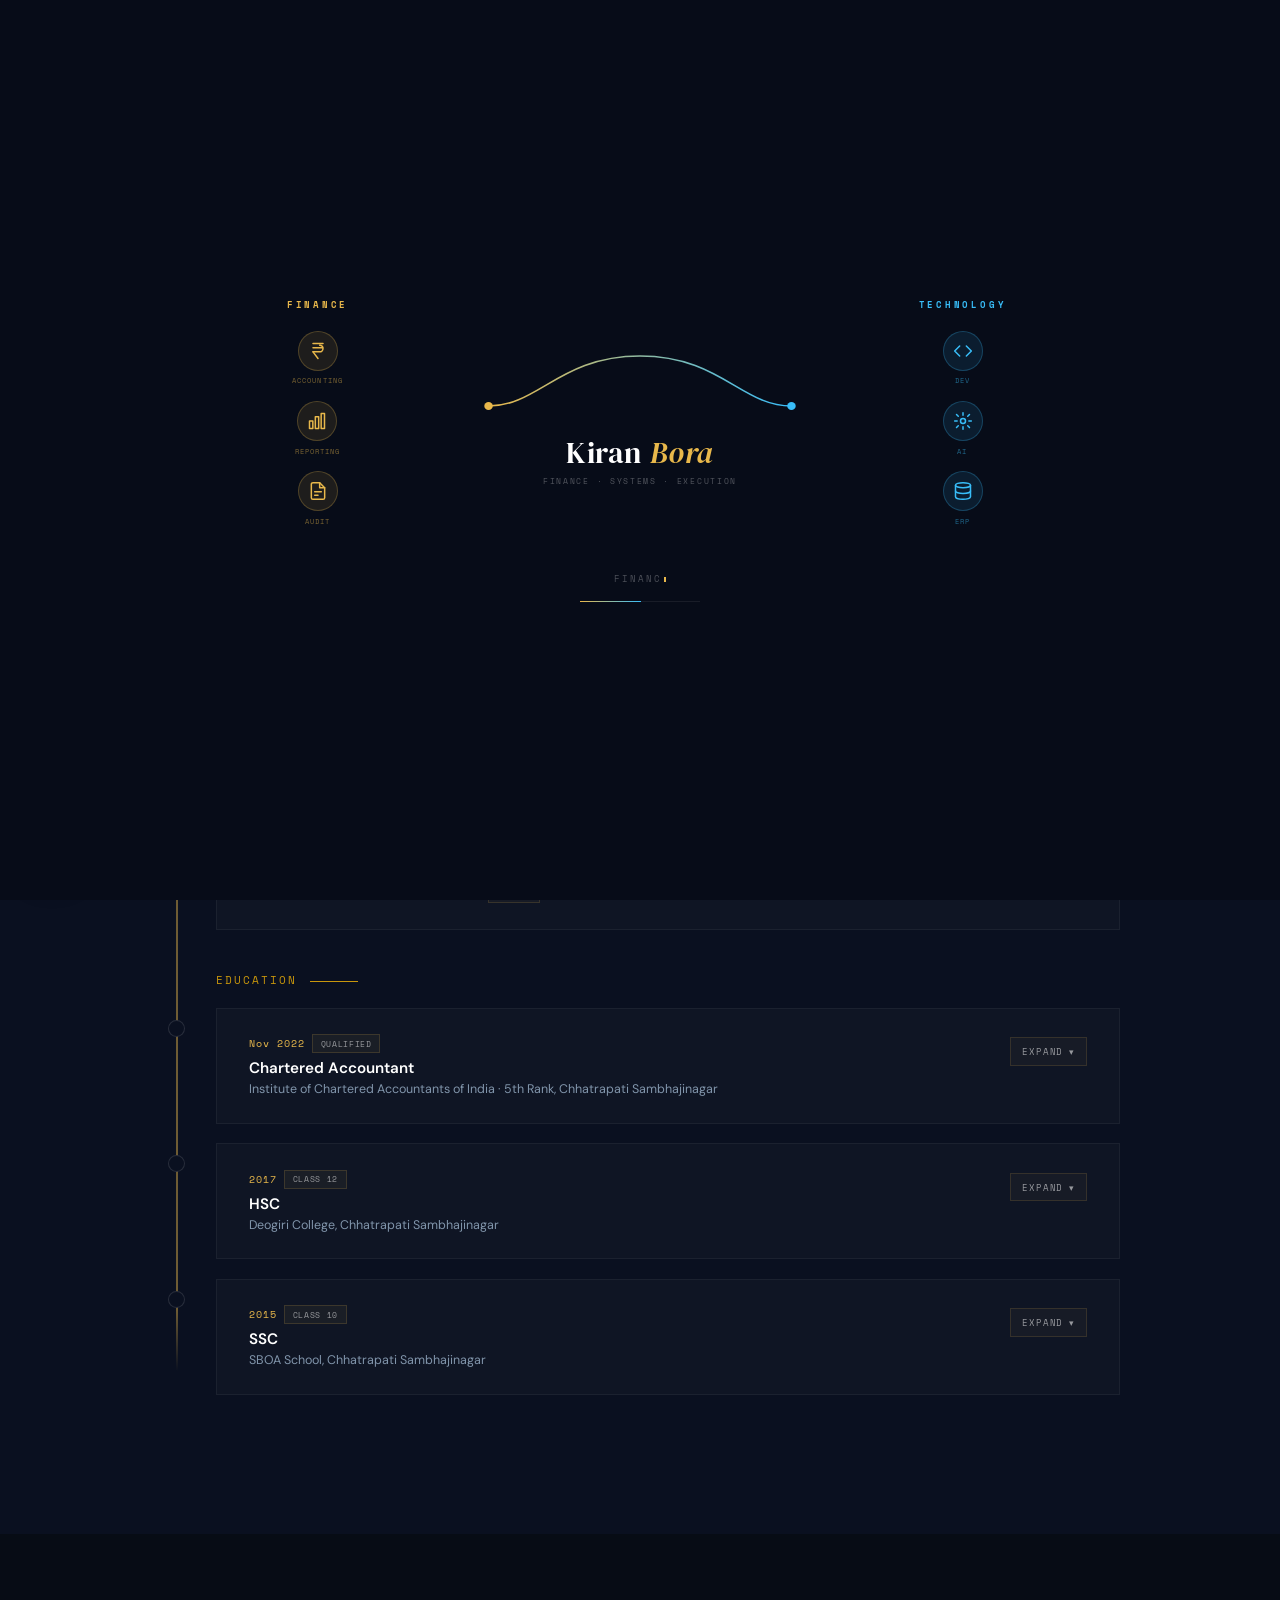
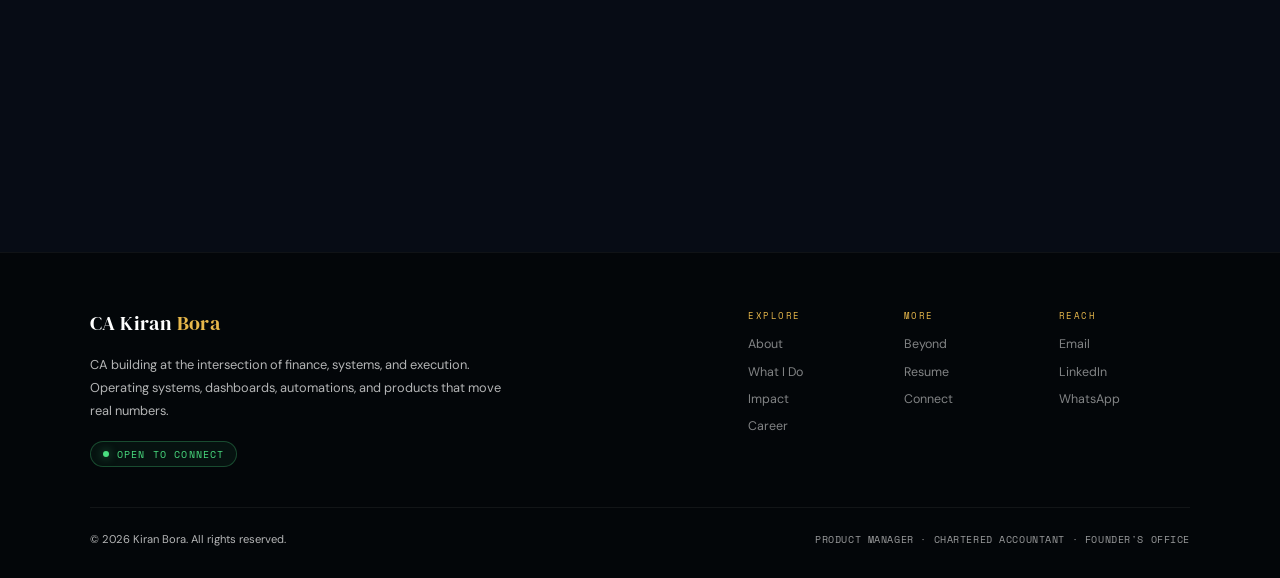
<file: career.html>
<!DOCTYPE html>
<html lang="en" data-theme="midnight">
<head>
<script>
  (function(){
    var t = 'midnight'; try { t = localStorage.getItem('kb-theme') || 'midnight'; } catch (e) {}
    document.documentElement.setAttribute('data-theme', t);
  })();
</script>
<meta charset="UTF-8">
<meta name="viewport" content="width=device-width, initial-scale=1.0">
<title>Career | CA Kiran Bora</title>
<meta name="description" content="Recykal, Contetra, IDFC FIRST Bank and CA articleship: from audit and banking to AI product.">
<meta name="author" content="CA Kiran Bora">
<meta name="robots" content="index, follow">
<meta name="theme-color" content="#070c15">
<link rel="canonical" href="https://cakiranbora.github.io/Profile/career">
<meta property="og:title" content="Career | CA Kiran Bora">
<meta property="og:description" content="Recykal, Contetra, IDFC FIRST Bank and CA articleship: from audit and banking to AI product.">
<meta property="og:type" content="profile">
<meta property="og:site_name" content="CA Kiran Bora">
<meta property="og:locale" content="en_IN">
<meta property="profile:first_name" content="Kiran">
<meta property="profile:last_name" content="Bora">
<meta property="og:url" content="https://cakiranbora.github.io/Profile/career">
<meta property="og:image" content="https://cakiranbora.github.io/Profile/social-card.jpg?v=2">
<meta property="og:image:secure_url" content="https://cakiranbora.github.io/Profile/social-card.jpg?v=2">
<meta property="og:image:type" content="image/jpeg">
<meta property="og:image:width" content="1200">
<meta property="og:image:height" content="630">
<meta property="og:image:alt" content="CA Kiran Bora, Product Manager and Chartered Accountant">
<meta name="twitter:card" content="summary_large_image">
<meta name="twitter:image" content="https://cakiranbora.github.io/Profile/social-card.jpg?v=2">
<meta name="twitter:image:alt" content="CA Kiran Bora, Product Manager and Chartered Accountant">
<meta name="twitter:title" content="Career | CA Kiran Bora">
<meta name="twitter:description" content="Recykal, Contetra, IDFC FIRST Bank and CA articleship: from audit and banking to AI product.">
<link rel="icon" href="favicon.ico" sizes="48x48">
<link rel="icon" href="favicon.svg" type="image/svg+xml">
<link rel="icon" href="favicon-32.png" type="image/png" sizes="32x32">
<link rel="apple-touch-icon" href="apple-touch-icon.png">
<link rel="preconnect" href="https://fonts.googleapis.com">
<link rel="preconnect" href="https://fonts.gstatic.com" crossorigin>
<link href="https://fonts.googleapis.com/css2?family=DM+Serif+Display:ital@0;1&family=DM+Sans:opsz,wght@9..40,300;9..40,400;9..40,500;9..40,600&family=Outfit:wght@300;400;500;600;700&family=Space+Mono:wght@400;700&display=swap" rel="stylesheet">
<link rel="stylesheet" href="assets/vendor/aos.css">
<script type="application/ld+json">
{
  "@context": "https://schema.org",
  "@type": "Person",
  "name": "Kiran Bora",
  "honorificPrefix": "CA",
  "jobTitle": "Product Manager | Chartered Accountant",
  "description": "Product Manager at Recykal (Rapidue Technologies Pvt Ltd) and Chartered Accountant designing fraud prevention and finance logic for Deposit Return Schemes; previously finance transformation and Founder's Office execution at Contetra.",
  "image": "https://cakiranbora.github.io/Profile/KiBo-cut.webp",
  "email": "cakiranbora@gmail.com",
  "telephone": "+917020679009",
  "address": { "@type": "PostalAddress", "addressLocality": "Hyderabad", "addressCountry": "IN" },
  "worksFor": { "@type": "Organization", "name": "Recykal (Rapidue Technologies Pvt Ltd)" },
  "alumniOf": { "@type": "Organization", "name": "Institute of Chartered Accountants of India" },
  "knowsAbout": ["Deposit Return Schemes (DRS)","Fraud Prevention","Settlement Accounting","Financial Close & Consolidation","CXO Dashboards & MIS","Founder's Office Execution","Product Management","AI-assisted Product Building","ICSI Faculty: AI for Company Secretaries","ICAI Study Circle Training","Companies Act & SEBI LODR Compliance"],
  "url": "https://cakiranbora.github.io/Profile/",
  "sameAs": ["https://www.linkedin.com/in/CAKiBo"]
}
</script>
<link rel="stylesheet" href="assets/site.css">
<style>.kb-arc-path{stroke:url(#kbGrad)}.tl-track-line{stroke:url(#tlGrad)}</style>
<script>(function(){try{if(sessionStorage.getItem('kb-loader-seen'))document.documentElement.classList.add('kb-skip-loader');else sessionStorage.setItem('kb-loader-seen','1');}catch(e){}})();</script>
<style>.kb-skip-loader #kb-loader{display:none!important}.kb-skip-loader :is(.hero-pretag,h1.hero-name,.hero-typed-wrap,.hero-summary,.hero-summary-m,.hero-ctas){animation:none!important}</style>
</head>
<body class="kb-inner">
<!-- ICON SPRITE (line icons, currentColor) -->
<svg width="0" height="0" style="position:absolute" aria-hidden="true" focusable="false"><defs>
<symbol id="ic-bank" viewBox="0 0 24 24"><path d="M3 21h18M4 10h16M5 21V10M19 21V10M9 21V10M15 21V10M12 3 4 7v1h16V7z"/></symbol>
<symbol id="ic-bolt" viewBox="0 0 24 24"><path d="M13 2 4.5 13.5H11l-1 8.5L19.5 10H13z"/></symbol>
<symbol id="ic-target" viewBox="0 0 24 24"><circle cx="12" cy="12" r="9"/><circle cx="12" cy="12" r="5"/><circle cx="12" cy="12" r="1.4"/></symbol>
<symbol id="ic-compass" viewBox="0 0 24 24"><circle cx="12" cy="12" r="9"/><path d="m16 8-2.5 5.5L8 16l2.5-5.5z"/></symbol>
<symbol id="ic-workflow" viewBox="0 0 24 24"><rect x="3" y="4" width="6" height="5" rx="1"/><rect x="15" y="15" width="6" height="5" rx="1"/><path d="M9 6.5h5a3 3 0 0 1 3 3V15"/></symbol>
<symbol id="ic-chart" viewBox="0 0 24 24"><path d="M3 3v18h18"/><path d="M7 15l3-4 3 2 4-6"/></symbol>
<symbol id="ic-layers" viewBox="0 0 24 24"><path d="m12 3 9 5-9 5-9-5z"/><path d="m3 13 9 5 9-5"/></symbol>
<symbol id="ic-package" viewBox="0 0 24 24"><path d="M21 8 12 3 3 8v8l9 5 9-5z"/><path d="M3 8l9 5 9-5M12 13v8"/></symbol>
<symbol id="ic-cpu" viewBox="0 0 24 24"><rect x="7" y="7" width="10" height="10" rx="1.5"/><path d="M10 10h4v4h-4zM9 3v3M15 3v3M9 18v3M15 18v3M3 9h3M3 15h3M18 9h3M18 15h3"/></symbol>
<symbol id="ic-gear" viewBox="0 0 24 24"><circle cx="12" cy="12" r="3"/><path d="M12 2v3M12 19v3M22 12h-3M5 12H2m15.5-6.5-2 2m-7 7-2 2m11 0-2-2m-7-7-2-2"/></symbol>
<symbol id="ic-clipboard" viewBox="0 0 24 24"><rect x="5" y="4" width="14" height="17" rx="2"/><path d="M9 4a1 1 0 0 1 1-1h4a1 1 0 0 1 1 1v1H9zM9 11h6M9 15h4"/></symbol>
<symbol id="ic-database" viewBox="0 0 24 24"><ellipse cx="12" cy="5" rx="8" ry="3"/><path d="M4 5v14c0 1.7 3.6 3 8 3s8-1.3 8-3V5M4 12c0 1.7 3.6 3 8 3s8-1.3 8-3"/></symbol>
<symbol id="ic-pen" viewBox="0 0 24 24"><path d="M12 19l7-7 3 3-7 7-3 0z" transform="translate(-3 -3)"/><path d="M14 6l3 3M3 21l3.5-1 9-9-2.5-2.5-9 9z"/></symbol>
<symbol id="ic-code" viewBox="0 0 24 24"><path d="m9 8-4 4 4 4M15 8l4 4-4 4"/></symbol>
<symbol id="ic-teach" viewBox="0 0 24 24"><rect x="3" y="4" width="18" height="12" rx="1.5"/><path d="M12 16v4M8 20h8"/></symbol>
<symbol id="ic-trophy" viewBox="0 0 24 24"><path d="M7 4h10v5a5 5 0 0 1-10 0z"/><path d="M7 6H4v2a3 3 0 0 0 3 3M17 6h3v2a3 3 0 0 1-3 3M10 14h4M9 20h6M12 14v6"/></symbol>
<symbol id="ic-activity" viewBox="0 0 24 24"><path d="M3 12h4l2.5-7 5 14L17 12h4"/></symbol>
<symbol id="ic-mail" viewBox="0 0 24 24"><rect x="3" y="5" width="18" height="14" rx="2"/><path d="m3 7 9 6 9-6"/></symbol>
<symbol id="ic-phone" viewBox="0 0 24 24"><path d="M6 3h3l2 5-2.5 1.5a11 11 0 0 0 5 5L16 14l5 2v3a2 2 0 0 1-2 2A16 16 0 0 1 4 5a2 2 0 0 1 2-2z"/></symbol>
</defs></svg>
<!-- LOADER -->
<div id="kb-loader">
  <div class="kb-stage">
    <!-- Left: Finance -->
    <div class="kb-pillar left" id="kb-left">
      <div class="kb-pillar-label">Finance</div>
      <div class="kb-icons">
        <div class="kb-icon-item" data-d="0">
          <div class="kb-icon-circle">
            <svg width="20" height="20" viewBox="0 0 24 24" fill="none" stroke="#e8b84b" stroke-width="1.8" stroke-linecap="round" stroke-linejoin="round"><path d="M6 3h12M6 8h12M6 13h8c2.2 0 4-1.8 4-4s-1.8-4-4-4"/><path d="M6 13l6 8"/></svg>
          </div>
          <span class="kb-icon-caption">Accounting</span>
        </div>
        <div class="kb-icon-item" data-d="220">
          <div class="kb-icon-circle">
            <svg width="20" height="20" viewBox="0 0 24 24" fill="none" stroke="#e8b84b" stroke-width="1.8" stroke-linecap="round" stroke-linejoin="round"><rect x="3" y="12" width="4" height="9"/><rect x="10" y="7" width="4" height="14"/><rect x="17" y="3" width="4" height="18"/></svg>
          </div>
          <span class="kb-icon-caption">Reporting</span>
        </div>
        <div class="kb-icon-item" data-d="440">
          <div class="kb-icon-circle">
            <svg width="20" height="20" viewBox="0 0 24 24" fill="none" stroke="#e8b84b" stroke-width="1.8" stroke-linecap="round" stroke-linejoin="round"><path d="M14 2H6a2 2 0 0 0-2 2v16a2 2 0 0 0 2 2h12a2 2 0 0 0 2-2V8z"/><polyline points="14 2 14 8 20 8"/><line x1="8" y1="13" x2="16" y2="13"/><line x1="8" y1="17" x2="12" y2="17"/></svg>
          </div>
          <span class="kb-icon-caption">Audit</span>
        </div>
      </div>
    </div>
    <!-- Center: Bridge -->
    <div class="kb-bridge-col">
      <svg class="kb-bridge-svg" viewBox="0 0 300 85" preserveAspectRatio="none">
        <defs>
          <linearGradient id="kbGrad" x1="0%" y1="0%" x2="100%" y2="0%">
            <stop offset="0%" stop-color="#e8b84b"/>
            <stop offset="100%" stop-color="#38bdf8"/>
          </linearGradient>
        </defs>
        <circle class="kb-dot-l" id="kb-dot-l" cx="8" cy="68" r="4" fill="#e8b84b"/>
        <path class="kb-arc-path" id="kb-arc" d="M8,68 C55,68 75,18 150,18 C225,18 245,68 292,68"/>
        <circle class="kb-dot-r" id="kb-dot-r" cx="292" cy="68" r="4" fill="#38bdf8"/>
      </svg>
      <div class="kb-name-block" id="kb-name-block">
        <div class="kb-name-main">Kiran <em>Bora</em></div>
        <span class="kb-name-sub">Finance &middot; Systems &middot; Execution</span>
      </div>
    </div>
    <!-- Right: Technology -->
    <div class="kb-pillar right" id="kb-right">
      <div class="kb-pillar-label">Technology</div>
      <div class="kb-icons">
        <div class="kb-icon-item" data-d="110">
          <div class="kb-icon-circle">
            <svg width="20" height="20" viewBox="0 0 24 24" fill="none" stroke="#38bdf8" stroke-width="1.8" stroke-linecap="round" stroke-linejoin="round"><polyline points="16 18 22 12 16 6"/><polyline points="8 6 2 12 8 18"/></svg>
          </div>
          <span class="kb-icon-caption">Dev</span>
        </div>
        <div class="kb-icon-item" data-d="330">
          <div class="kb-icon-circle">
            <svg width="20" height="20" viewBox="0 0 24 24" fill="none" stroke="#38bdf8" stroke-width="1.8" stroke-linecap="round" stroke-linejoin="round"><circle cx="12" cy="12" r="3"/><path d="M12 2v3M12 19v3M4.22 4.22l2.12 2.12M17.66 17.66l2.12 2.12M2 12h3M19 12h3M4.22 19.78l2.12-2.12M17.66 6.34l2.12-2.12"/></svg>
          </div>
          <span class="kb-icon-caption">AI</span>
        </div>
        <div class="kb-icon-item" data-d="550">
          <div class="kb-icon-circle">
            <svg width="20" height="20" viewBox="0 0 24 24" fill="none" stroke="#38bdf8" stroke-width="1.8" stroke-linecap="round" stroke-linejoin="round"><ellipse cx="12" cy="5" rx="9" ry="3"/><path d="M21 12c0 1.66-4 3-9 3s-9-1.34-9-3"/><path d="M3 5v14c0 1.66 4 3 9 3s9-1.34 9-3V5"/></svg>
          </div>
          <span class="kb-icon-caption">ERP</span>
        </div>
      </div>
    </div>
  </div>
  <!-- Bottom: tagline types out + progress bar -->
  <div class="kb-bottom" id="kb-bottom">
    <div class="kb-tagline"><span id="kb-typed"></span><span class="kb-blink"></span></div>
    <div class="kb-bar-wrap"><div class="kb-bar-fill" id="kb-bar"></div></div>
  </div>
  <script>
  (function(){
    if(document.documentElement.classList.contains('kb-skip-loader'))return;
    var fastLoader =
      (window.matchMedia && window.matchMedia('(max-width: 768px)').matches) ||
      (window.matchMedia && window.matchMedia('(max-height: 500px) and (orientation: landscape)').matches) ||
      (window.matchMedia && window.matchMedia('(prefers-reduced-motion: reduce)').matches);
    var T = fastLoader ? 1200 : 3000;
    var TL='FINANCE \u00B7 SYSTEMS \u00B7 EXECUTION';
    setTimeout(function(){
      document.getElementById('kb-left').classList.add('visible');
      document.getElementById('kb-right').classList.add('visible');
    },150);
    document.querySelectorAll('.kb-icon-item').forEach(function(el){
      var d=parseInt(el.getAttribute('data-d'))||0;
      setTimeout(function(){el.classList.add('lit');},220+d*0.45);
    });
    setTimeout(function(){
      document.getElementById('kb-dot-l').classList.add('show');
      document.getElementById('kb-dot-r').classList.add('show');
    },620);
    setTimeout(function(){
      document.getElementById('kb-arc').classList.add('drawn');
    },720);
    setTimeout(function(){
      document.getElementById('kb-name-block').classList.add('show');
    },1300);
    setTimeout(function(){
      var b=document.getElementById('kb-bottom');
      var el=document.getElementById('kb-typed');
      b.classList.add('show');
      var i=0;
      var iv=setInterval(function(){
        if(i<=TL.length){el.textContent=TL.slice(0,i);i++;}
        else{clearInterval(iv);}
      },32);
    },1550);
    var p=0,bar=document.getElementById('kb-bar');
    var pi=setInterval(function(){
      p=Math.min(p+1.6,100);bar.style.width=p+'%';
      if(p>=100)clearInterval(pi);
    },T/62);
    setTimeout(function(){
      var l=document.getElementById('kb-loader');
      l.classList.add('hidden');document.body.classList.add('kb-ready');document.dispatchEvent(new Event('kb:loader-done'));
      setTimeout(function(){if(l)l.style.display='none';},900);
    },T);
  })();
  </script>
</div>
<!-- END LOADER -->
<div id="cursor"></div>
<div id="cursor-ring"></div>
<div id="progress"></div>

<!-- NAV -->
<nav id="main-nav" aria-label="Main">
  <a class="nav-logo" href="./">CA Kiran <span>Bora</span></a>
  <ul class="nav-links kb-top-links">
    <li><a href="./">Home</a></li>
    <li><a href="what-i-do">What I Do</a></li>
    <li><a href="impact">Impact</a></li>
    <li><a class="active" aria-current="page" href="career">Career</a></li>
    <li><a href="beyond">Beyond</a></li>
    <li><a href="resume">Resume</a></li>
  </ul>
  <div class="kb-nav-right">
    <a class="nav-cta" href="connect">Let's Connect</a>
    <button type="button" id="side-open" aria-label="Open menu">
      <span></span><span></span><span></span>
    </button>
  </div>
</nav>
<div id="mobile-menu">
  <a href="./#about">About</a>
  <a href="what-i-do">What I Do</a>
  <a href="impact">Impact</a>
  <a href="career">Career</a>
  <a href="beyond">Beyond</a>
  <a href="resume">Resume</a>
  <a href="connect">Connect</a>
</div>

<div id="theme-switcher">
  <div id="theme-panel">
    <button type="button" class="theme-opt active" data-theme="midnight" id="theme-midnight">
      <span class="theme-swatch swatch-midnight"></span>Midnight
    </button>
    <button type="button" class="theme-opt" data-theme="obsidian" id="theme-obsidian">
      <span class="theme-swatch swatch-obsidian"></span>Obsidian
    </button>
    <button type="button" class="theme-opt" data-theme="slate" id="theme-slate">
      <span class="theme-swatch swatch-deepslate"></span>Deep Slate
    </button>
    <button type="button" class="theme-opt" data-theme="parchment" id="theme-parchment">
      <span class="theme-swatch swatch-parchment"></span>Parchment
    </button>
    <button type="button" class="theme-opt" data-theme="arctic" id="theme-arctic">
      <span class="theme-swatch swatch-arctic"></span>Arctic
    </button>
  </div>
  <button type="button" id="theme-toggle-btn" title="Change Theme" aria-label="Theme switcher">&#9680;</button>
</div>

<main id="main-content">
<section id="career" aria-labelledby="career-heading">
  <div>
    <div class="section-eyebrow gold">Career</div>
    <h1 class="section-title" id="career-heading">Professional Journey</h1>
    <p class="section-sub">Click any role to expand the full detail. From audit to banking to finance transformation to AI product.</p>
  </div>
  <div class="timeline" id="career-timeline">
    
    <svg class="tl-track-svg" id="tl-track-svg" height="100%" viewBox="0 0 1 800" preserveAspectRatio="none">
      <defs>
        <linearGradient id="tlGrad" x1="0" y1="0" x2="0" y2="1">
          <stop offset="0%" stop-color="rgba(var(--accent-rgb,232,184,75),0)"/>
          <stop offset="10%" stop-color="rgba(var(--accent-rgb,232,184,75),0.45)"/>
          <stop offset="90%" stop-color="rgba(var(--accent-rgb,232,184,75),0.45)"/>
          <stop offset="100%" stop-color="rgba(var(--accent-rgb,232,184,75),0)"/>
        </linearGradient>
      </defs>
      <line class="tl-track-line" id="tl-track-line" x1="0.5" y1="0" x2="0.5" y2="800"/>
    </svg>


    <div class="tl-group-label tl-group-first" role="heading" aria-level="3">Work Experience</div>
    <div class="tl-entry">
      <div class="tl-node"><div class="tl-node-ring"></div></div>
      <div class="tl-card">
        <div class="tl-head">
          <div>
            <div class="tl-period">Jul 2026 to Present <span class="tl-present-badge">Present</span></div>
            <h3 class="tl-role">Product Manager</h3>
            <div class="tl-org-row">
              <span class="tl-org">Recykal (Rapidue Technologies Pvt Ltd) &middot; Hyderabad</span>
              <span class="tl-sector-tag">Sustainability Tech / Product</span>
            </div>
          </div>
          <div class="tl-expand-hint">Expand Role <span class="chev">&#9662;</span></div>
        </div>
        <div class="tl-detail">
          <span class="tl-intro">Own process improvement and gap identification across the Deposit Return Scheme (DRS) platform, plus fraud prevention, settlement logic and tender design and analysis, leading cross-functional AI/ML, development and QA teams from requirement to release. The work has been pitched in Poland, Moldova and 2 other markets; the platform is live for TASMAC (Tamil Nadu) and Goa's DRS.</span>
          <ul>
            <li><strong>Team leadership:</strong> lead cross-functional delivery with 20+ people across AI/ML, development and QA teams, guiding 2 APMs: run Agile sprints and set priorities, assign and track work, walk developers through business flows, wireframes and finance logic, and run UAT and sign-off before release; coordinate with scheme operators and leadership.</li>
            <li><strong>AI/ML fraud detection:</strong> defined the fraud detection flow logic and, with the AI/ML team, chose the modelling approach (vector similarity and graph neural networks); set expected outputs, reviewed the team's solution and deployment plan, and corrected the flow.</li>
            <li><strong>Fraud prevention:</strong> mapped 58 fraud scenarios across 5 detection areas (product, behaviour, lifecycle, geography, network) with reactive controls that catch a fraud fast and explain the pattern, and proactive controls that stop it before it happens.</li>
            <li><strong>Wireframes and screen flows:</strong> beyond PRDs, BRDs and architecture diagrams, designed the wireframes and screen flow for the fraud module's Exception Hub, Entity 360 and SLA monitor, showing the full journey: every alert with a risk score, owner, deadline and closing status.</li>
            <li><strong>Finance and settlement logic:</strong> refund and settlement flows and every fee type (retailer handling, producer and other fees), with consumer deposits treated as liabilities, not income, unclaimed deposits, fraud clawbacks, and claims reconciled to payouts, keeping the books audit-clean.</li>
            <li><strong>Process improvement and gap identification:</strong> mapped DRS flows end to end, found process and platform gaps, tested with my own Flowchart Studio and TestKit, and got bugs fixed, some myself with AI-assisted coding.</li>
            <li><strong>RVM and manual collection flows:</strong> defined how RVM returns and manual collections (counted at the counter, packed in tagged bags tracked by bag ID) flow through the system and are reconciled: counter vs counting-centre count, RVM data vs physical bags, and refunds paid vs containers collected.</li>
            <li><strong>Tender design and analysis:</strong> analysed the Moldova national DRS tender for the bid, mapped what the platform already covers vs the gaps, and built a time-bound, prioritised plan so the most important items are delivered in the fewest days.</li>
            <li><strong>Internal tools:</strong> Flowchart Studio links each business process step to the screens, tables and code behind it and flags dead ends and ownership gaps; TestKit runs repeatable role-based checks with no AI judgement.</li>
          </ul>
          <div class="tl-chips"><span class="tl-chip">Product Management</span><span class="tl-chip">DRS</span><span class="tl-chip">Fraud Prevention</span><span class="tl-chip">Settlement Logic</span><span class="tl-chip">Tender Design &amp; Analysis</span><span class="tl-chip">AI-assisted Build</span><span class="tl-chip">PRD &amp; User Stories</span></div>
        </div>
      </div>
    </div>
    <div class="tl-entry">
      <div class="tl-node"><div class="tl-node-ring"></div></div>
      <div class="tl-card">
        <div class="tl-head">
          <div>
            <div class="tl-period">Jan 2025 to Jun 2026 <span class="tl-duration">1 yr 6 mo</span></div>
            <h3 class="tl-role">Assistant Manager (Finance &amp; Digital Transformation | Founder's Office Execution)</h3>
            <div class="tl-org-row">
              <span class="tl-org">Contetra Pvt Ltd &middot; Mumbai</span>
              <span class="tl-sector-tag">Consulting</span>
            </div>
          </div>
          <div class="tl-expand-hint">Expand Role <span class="chev">&#9662;</span></div>
        </div>
        <div class="tl-detail">
          <span class="tl-intro">Primary client-facing lead and project manager across 15 engagements, leading multiple parallel teams of 15+ (analysts, outsourced developers, tech partners). Proposed and implemented operating systems (a PMO, process governance, billing workflows) that founders and CEOs adopted. Reduced a 21-branch client&#39;s financial close from ~15 days to under half a day, built CEO, CFO, CXO and HOD dashboards, and turned client pain patterns into two products now used by clients. Presented directly to CEOs, CFOs, COOs and founders.</span>
          <div class="metric-chip-row" aria-hidden="true">
            <span class="metric-chip"><b>&frac12; day</b>&nbsp;close</span>
            <span class="metric-chip"><b>7 day</b>&nbsp;billing</span>
            <span class="metric-chip"><b>&#8377;600 Cr</b>&nbsp;EPC PMO</span>
          </div>
          <ul>
            <li>Proposed and implemented a PMO from scratch for a &#8377;600 Cr EPC client, defining roles and responsibilities, WBS, SOPs, and escalation workflows that converted reactive firefighting into structured, accountable execution adopted by the founding team.</li>
            <li>Redesigned an O&amp;M billing workflow that was taking 25-30 days: identified manual bottlenecks, non-standard ERP gaps, and dispute loops, and reduced the billing cycle to 7 days, directly improving collections speed.</li>
            <li>Led finance and business process transformation engagements covering AS-IS diagnostics, TO-BE process design, SOPs, approval workflows, controls, governance, reporting structures, and process ownership.</li>
            <li>Worked across CRM, O2C, P2P, R2R, financial close, statutory workflows, GST / TDS, controls, governance, PMO, Procurement Operations, and Master Data Management.</li>
            <li>Prepared BRDs, PRDs, SOPs, process flow diagrams, solution notes, and functional specifications for ERP configurations, automation workflows, and product features.</li>
            <li>Supported ERP lifecycle activities including CRP sessions, scenario definition, UAT design, statutory process validation, and data migration checks.</li>
            <li>Owned two products end to end (P2P and Vendor Management; Revenue Assurance), now used by clients: ideation, market analysis, white paper, BRD, PRD, business logic, testing, UAT, client demos and go-to-market, with working modules built using AI-assisted coding.</li>
            <li>Built a <strong>financial close and consolidation tool</strong> in Excel, VBA and Power Query: trial balances and reports from any source mapped, consolidated with intercompany and branch eliminations, and turned into financial statements with Schedule III notes to accounts, reducing close from ~15 days to under half a day across 21 branches in 15 states.</li>
            <li>Added sales and other ledgers to build <strong>cost sheets, variable costing P&amp;L, budget vs actual, variance analysis, vertical-wise performance and operational KPIs</strong>, with Power BI dashboards for each level (CEO, CFO, CXO, HOD) that drill down from the headline to the ledger.</li>
            <li>As <strong>fractional CFO</strong> for Contetra clients, supporting their CEOs and CFOs, built automated, driver-based financial models (FP&amp;A) for <strong>SaaS, trading and e-commerce</strong> clients: monthly forecast and budget, unit economics and KPIs, working capital, scenarios and sensitivity, and forecast and runway analysis for fundraising. Files dropped into a folder refresh the Excel/VBA models and linked Power BI views, so founders see how each lever moves performance.</li>
            <li>Built internal digital utilities including Master Data Management tool, AI-assisted reconciliation tool, web-based prototypes, financial data tracking applications, custom AI assistants, GPTs / Gems, and AI-enabled consulting workflows.</li>
            <li>Implemented post-ERP data validation and reconciliation frameworks to ensure financial data accuracy and detect process or system inconsistencies.</li>
            <li>Worked directly with CEOs, CFOs, COOs, Finance, IT, and Operations leaders to conduct requirement discovery, validate solution design, drive decision-making, and track transformation priorities.</li>
            <li>Supported Founder's Office / CXO-level execution through business dashboards, MIS reporting, process governance trackers, automation roadmaps, cross-functional follow-ups, and structured review mechanisms.</li>
          </ul>
          <div class="tl-chips"><span class="tl-chip">Finance Transformation</span><span class="tl-chip">Business Process Design</span><span class="tl-chip">ERP</span><span class="tl-chip">MIS</span><span class="tl-chip">AI Automation</span><span class="tl-chip">Product</span><span class="tl-chip">PMO</span><span class="tl-chip">Founder's Office</span></div>
        </div>
      </div>
    </div>
    <div class="tl-entry">
      <div class="tl-node"><div class="tl-node-ring"></div></div>
      <div class="tl-card">
        <div class="tl-head">
          <div>
            <div class="tl-period">Mar 2023 to Jan 2025 <span class="tl-duration">1 yr 10 mo</span></div>
            <h3 class="tl-role">Associate Relationship Manager (Corporate Banking)</h3>
            <div class="tl-org-row">
              <span class="tl-org">IDFC FIRST Bank &middot; Pune</span>
              <span class="tl-sector-tag">Banking</span>
            </div>
          </div>
          <div class="tl-expand-hint">Expand Role <span class="chev">&#9662;</span></div>
        </div>
        <div class="tl-detail">
          <span class="tl-intro">Corporate banking work across credit analysis, financial modelling, working capital analysis, and borrower decision support. Promoted from Credit Analyst to Associate Relationship Manager in April 2024.</span>
          <ul>
            <li>Conducted financial analysis, forecasting, and credit risk assessment for 20+ corporate clients across Manufacturing, Renewable Energy, and Automobile sectors, including large-cap listed manufacturers and top-tier automotive majors.</li>
            <li>Prepared Credit Appraisal Memorandums covering financial modelling, industry benchmarking, working capital analysis, borrower risk assessment, and covenant design, presented directly to credit committees and resulting in sanctioned credit facilities.</li>
            <li>Built financial models and analysis templates for credit evaluation, facility structuring, scenario analysis, and borrower performance tracking.</li>
            <li>Performed variance analysis, covenant monitoring, and financial performance reviews to evaluate borrower compliance, business performance, and risk exposure.</li>
            <li>Engaged with client finance teams and management to gather financial data, validate assumptions, understand business models, and support internal decision-making.</li>
          </ul>
          <div class="tl-chips"><span class="tl-chip">Credit Analysis</span><span class="tl-chip">Financial Modelling</span><span class="tl-chip">Working Capital</span><span class="tl-chip">Risk Assessment</span><span class="tl-chip">Business Finance</span></div>
        </div>
      </div>
    </div>
    <div class="tl-entry">
      <div class="tl-node"><div class="tl-node-ring"></div></div>
      <div class="tl-card">
        <div class="tl-head">
          <div>
            <div class="tl-period">Feb 2020 to Feb 2023 <span class="tl-duration">3 yrs</span></div>
            <h3 class="tl-role">Article Assistant</h3>
            <div class="tl-org-row">
              <span class="tl-org">RB Sharma &middot; Chhatrapati Sambhajinagar</span>
              <span class="tl-sector-tag">Audit</span>
            </div>
          </div>
          <div class="tl-expand-hint">Expand Role <span class="chev">&#9662;</span></div>
        </div>
        <div class="tl-detail">
          
          <ul>
            <li>Executed statutory audits, tax audits, and concurrent bank audits for clients across Manufacturing, Pharma, Hospitals, Media, and Construction sectors.</li>
            <li>Prepared financial statements, income tax computations, audit documentation, and compliance workings.</li>
            <li>Managed GST compliance including GSTR-1, GSTR-3B, GSTR-9 / 9C, registrations, refunds, and litigation support.</li>
            <li>Developed Excel/VBA-based automation tools to streamline reconciliation and reporting processes (~50% efficiency gain).</li>
            <li>Delivered training sessions on Advanced Excel, VBA, and Tally to 100+ professionals; won the Star Performer and Best Article awards.</li>
          </ul>
          <div class="tl-chips"><span class="tl-chip">Audit</span><span class="tl-chip">GST</span><span class="tl-chip">Taxation</span><span class="tl-chip">Financial Statements</span><span class="tl-chip">Excel VBA</span><span class="tl-chip">Compliance</span></div>
        </div>
      </div>
    </div>

    <div class="tl-group-label" role="heading" aria-level="3">Education</div>
    <div class="tl-entry">
      <div class="tl-node"></div>
      <div class="tl-card">
        <div class="tl-head">
          <div><div class="tl-period">Nov 2022 <span class="tl-duration">Qualified</span></div><h3 class="tl-role">Chartered Accountant</h3><div class="tl-org">Institute of Chartered Accountants of India &middot; 5th Rank, Chhatrapati Sambhajinagar</div></div>
          <div class="tl-expand-hint">Expand <span class="chev">&#9662;</span></div>
        </div>
        <div class="tl-detail">
          <ul>
            <li><strong>CA Final:</strong> both groups cleared in the first attempt with <strong>416/800</strong> (Group I: 196/400, Group II: 220/400); <strong>5th Rank in Chhatrapati Sambhajinagar</strong>; exemption in Economic Laws</li>
            <li><strong>CA Intermediate:</strong> <strong>472/800</strong> (Group I: 250/400, Group II: 222/400); exemptions in Accounting, Advanced Accounting, Costing, Taxation, and Financial Management &amp; Economics for Finance</li>
            <li><strong>CA Foundation (CPT):</strong> 132/200</li>
            <li><strong>Certifications:</strong> AI Fluency (Anthropic), Ind AS (CRISIL)</li>
          </ul>
          <div class="tl-chips"><span class="tl-chip">CA Final 416/800</span><span class="tl-chip">5th Rank</span><span class="tl-chip">CA Inter 472/800</span><span class="tl-chip">CPT 132/200</span></div>
        </div>
      </div>
    </div>
    <div class="tl-entry">
      <div class="tl-node"></div>
      <div class="tl-card">
        <div class="tl-head">
          <div><div class="tl-period">2017 <span class="tl-duration">Class 12</span></div><h3 class="tl-role">HSC</h3><div class="tl-org">Deogiri College, Chhatrapati Sambhajinagar</div></div>
          <div class="tl-expand-hint">Expand <span class="chev">&#9662;</span></div>
        </div>
        <div class="tl-detail">
          <ul>
            <li>Score: <strong>93.08%</strong></li>
            <li>3rd Rank in the batch</li>
          </ul>
          <div class="tl-chips"><span class="tl-chip">93.08%</span><span class="tl-chip">3rd in Batch</span></div>
        </div>
      </div>
    </div>
    <div class="tl-entry">
      <div class="tl-node"></div>
      <div class="tl-card">
        <div class="tl-head">
          <div><div class="tl-period">2015 <span class="tl-duration">Class 10</span></div><h3 class="tl-role">SSC</h3><div class="tl-org">SBOA School, Chhatrapati Sambhajinagar</div></div>
          <div class="tl-expand-hint">Expand <span class="chev">&#9662;</span></div>
        </div>
        <div class="tl-detail">
          <ul>
            <li>Score: <strong>92.80%</strong></li>
            <li><strong>100/100 in Sanskrit</strong></li>
          </ul>
          <div class="tl-chips"><span class="tl-chip">92.80%</span><span class="tl-chip">Sanskrit 100/100</span></div>
        </div>
      </div>
    </div>
  </div>
</section>
<section class="kb-next" data-aos="fade-up"><a class="kb-next-link" href="beyond"><span class="section-eyebrow gold center">Next</span><span class="kb-next-title">Beyond Work <span class="kb-next-arrow">&rarr;</span></span><span class="kb-next-sub">The habits behind the work</span></a></section>

</main>

<footer>
  <div class="footer-top">
    <div class="footer-brand">
      <a class="nav-logo footer-logo" href="./">CA Kiran <span>Bora</span></a>
      <p class="footer-tag">CA building at the intersection of finance, systems, and execution. Operating systems, dashboards, automations, and products that move real numbers.</p>
      <span class="footer-status"><span class="footer-status-dot"></span>Open to Connect</span>
    </div>
    <div class="footer-cols">
      <div class="footer-col">
        <div class="footer-col-h">Explore</div>
        <a href="./#about">About</a>
        <a href="what-i-do">What I Do</a>
        <a href="impact">Impact</a>
        <a href="career">Career</a>
      </div>
      <div class="footer-col">
        <div class="footer-col-h">More</div>
        <a href="beyond">Beyond</a>
        <a href="resume">Resume</a>
        <a href="connect">Connect</a>
      </div>
      <div class="footer-col">
        <div class="footer-col-h">Reach</div>
        <a href="mailto:cakiranbora@gmail.com">Email</a>
        <a href="https://linkedin.com/in/CAKiBo" target="_blank" rel="noopener noreferrer">LinkedIn</a>
        <a href="https://wa.me/917020679009?text=Hi%20Kiran%2C%20I%20came%20across%20your%20portfolio%20and%20would%20like%20to%20connect." target="_blank" rel="noopener noreferrer">WhatsApp</a>
      </div>
    </div>
  </div>
  <div class="footer-bottom">
    <p>&copy; 2026 Kiran Bora. All rights reserved.</p>
    <p class="footer-meta">Product Manager &middot; Chartered Accountant &middot; Founder's Office</p>
  </div>
</footer>

  <!-- SIDE PANEL -->
  <div id="side-overlay"></div>
  <aside id="side-panel">
    <div class="sp-top">
      <a class="nav-logo sp-logo" href="./">CA Kiran <span>Bora</span></a>
      <button type="button" id="side-close">&times;</button>
    </div>

    <div class="sp-nav">
      <a class="sp-link" href="./">
        <span class="sp-num">01</span><span class="sp-name">Home</span>
        <span class="sp-arrow">&rarr;</span>
      </a>
      <a class="sp-link" href="what-i-do">
        <span class="sp-num">02</span><span class="sp-name">What I Do</span>
        <span class="sp-arrow">&rarr;</span>
      </a>
      <a class="sp-link" href="impact">
        <span class="sp-num">03</span><span class="sp-name">Impact</span>
        <span class="sp-arrow">&rarr;</span>
      </a>
      <a class="sp-link active" href="career" aria-current="page">
        <span class="sp-num">04</span><span class="sp-name">Career</span>
        <span class="sp-arrow">&rarr;</span>
      </a>
      <a class="sp-link" href="beyond">
        <span class="sp-num">05</span><span class="sp-name">Beyond Work</span>
        <span class="sp-arrow">&rarr;</span>
      </a>
      <a class="sp-link" href="resume">
        <span class="sp-num">06</span><span class="sp-name">Resume</span>
        <span class="sp-arrow">&rarr;</span>
      </a>
      <a class="sp-link sp-link-cta" href="connect">
        <span class="sp-num">07</span><span class="sp-name">Let's Connect &rarr;</span>
        <span class="sp-arrow">&rarr;</span>
      </a>
    </div>

    <div class="sp-divider"></div>

    <div class="sp-theme-block">
      <div class="sp-theme-label">Theme</div>
      <div class="sp-theme-row">
        <button type="button" class="sp-swatch" data-theme="midnight" title="Midnight" aria-label="Midnight theme"></button>
        <button type="button" class="sp-swatch" data-theme="obsidian" title="Obsidian" aria-label="Obsidian theme"></button>
        <button type="button" class="sp-swatch" data-theme="slate" title="Slate" aria-label="Slate theme"></button>
        <button type="button" class="sp-swatch" data-theme="parchment" title="Parchment" aria-label="Parchment theme"></button>
        <button type="button" class="sp-swatch" data-theme="arctic" title="Arctic" aria-label="Arctic theme"></button>
      </div>
    </div>

    <div class="sp-footer-links">
      <a href="mailto:cakiranbora@gmail.com">cakiranbora@gmail.com</a>
      <a href="https://linkedin.com/in/CAKiBo" target="_blank" rel="noopener noreferrer">linkedin.com/in/CAKiBo</a>
    </div>
  </aside>

<div id="chat-bubble">
  <div id="chat-win">

    
    <div class="cw-header">
      <div class="cw-avatar">K</div>
      <div class="cw-header-info">
        <div class="cw-name">Profile Guide</div>
      </div>
      <button type="button" class="cw-close" aria-label="Close chat">&times;</button>
    </div>

    
    <div class="cw-messages" id="cw-messages">
      
    </div>

    
    <div class="cw-chips" id="cw-chips"></div>

    
    <div class="cw-input-row">
      <label class="sr-only" for="cw-input">Ask the profile guide about Kiran</label>
      <textarea id="cw-input" class="cw-input" aria-label="Ask the profile guide about Kiran" placeholder="Ask anything about Kiran..." rows="1"
        onkeydown="handleChatKey(event)"></textarea>
      <button type="button" class="cw-send" id="cw-send-btn" aria-label="Send message" title="Send message">
        <svg width="16" height="16" viewBox="0 0 24 24" fill="none" stroke="currentColor" stroke-width="2.5">
          <line x1="22" y1="2" x2="11" y2="13"></line>
          <polygon points="22 2 15 22 11 13 2 9 22 2"></polygon>
        </svg>
      </button>
    </div>

  </div>

  
  <button type="button" id="chat-toggle">
    <span id="chat-toggle-icon" aria-hidden="true">
      <svg viewBox="0 0 24 24" focusable="false">
        <path d="M12 3.2c-4.8 0-8.8 3.3-8.8 7.4 0 2.3 1.3 4.4 3.3 5.7l-.7 3.1 3.4-1.7c.9.2 1.8.3 2.8.3 4.8 0 8.8-3.3 8.8-7.4S16.8 3.2 12 3.2Zm-3.4 8.2a1.1 1.1 0 1 1 0-2.2 1.1 1.1 0 0 1 0 2.2Zm3.4 0a1.1 1.1 0 1 1 0-2.2 1.1 1.1 0 0 1 0 2.2Zm3.4 0a1.1 1.1 0 1 1 0-2.2 1.1 1.1 0 0 1 0 2.2Z" fill="currentColor"/>
      </svg>
    </span>
    <span class="chat-toggle-label">Profile Guide</span>
  </button>
</div>

<script>(function(){function u(){document.documentElement.classList.toggle('kb-scrolled',window.scrollY>window.innerHeight*0.6);}window.addEventListener('scroll',u,{passive:true});u();})();</script>
<a class="whatsapp-float"
   href="https://wa.me/917020679009?text=Hi%20Kiran%2C%20I%20came%20across%20your%20portfolio%20and%20would%20like%20to%20connect."
   target="_blank"
   rel="noopener noreferrer"
   aria-label="Message Kiran on WhatsApp">
  <svg viewBox="0 0 24 24" focusable="false" aria-hidden="true">
    <path d="M12.04 2C6.58 2 2.13 6.45 2.13 11.91c0 1.75.46 3.45 1.32 4.95L2 22l5.25-1.38c1.45.79 3.08 1.21 4.79 1.21h.01c5.46 0 9.91-4.45 9.91-9.91 0-2.65-1.03-5.14-2.9-7.01C17.18 3.03 14.69 2 12.04 2Zm0 1.67c2.2 0 4.27.86 5.82 2.42a8.19 8.19 0 0 1 2.41 5.82c0 4.54-3.7 8.24-8.24 8.24h-.01c-1.52 0-3.01-.41-4.31-1.18l-.31-.18-3.21.84.86-3.13-.2-.32a8.21 8.21 0 0 1-1.26-4.36c0-4.54 3.7-8.24 8.24-8.24Zm4.52 9.93c-.25-.12-1.47-.72-1.69-.81-.23-.08-.39-.12-.56.12-.16.25-.64.81-.79.97-.14.17-.29.19-.54.06-.25-.12-1.05-.39-1.99-1.23-.74-.66-1.23-1.47-1.38-1.72-.14-.25-.01-.38.11-.5.11-.11.25-.29.37-.43.12-.14.16-.25.25-.41.08-.17.04-.31-.02-.43-.06-.12-.56-1.34-.76-1.84-.2-.48-.4-.42-.56-.43-.14-.01-.31-.01-.48-.01-.17 0-.43.06-.66.31-.23.25-.86.85-.86 2.07 0 1.22.89 2.4 1.01 2.56.12.17 1.75 2.67 4.25 3.74.59.26 1.05.41 1.41.52.59.19 1.13.16 1.56.1.48-.07 1.47-.6 1.68-1.18.21-.58.21-1.07.14-1.18-.06-.11-.22-.17-.47-.29Z" fill="currentColor"/>
  </svg>
</a>

<button type="button" id="btt" title="Back to top">&uarr;</button>

<script src="assets/vendor/aos.js"></script>
<script src="assets/vendor/vanilla-tilt.min.js"></script>
<script src="assets/vendor/typed.umd.js"></script>

<script src="assets/site.js"></script>

<!-- EMAIL MODAL -->
<div id="em-overlay">
  <div id="em-modal" role="dialog" aria-modal="true">
    <div class="em-head">
      <div><div class="em-title">Open with...</div><div class="em-sub">Choose how to send your email</div></div>
      <button type="button" class="em-x" aria-label="Close">&#x2715;</button>
    </div>
    <div class="em-addr">cakiranbora@gmail.com</div>
    <div class="em-opts">
      <a class="em-opt" data-email-close="true" href="https://mail.google.com/mail/?view=cm&to=cakiranbora@gmail.com" target="_blank" rel="noopener noreferrer">
        <div class="em-opt-icon ic-gmail">
          <svg width="18" height="18" viewBox="0 0 48 48"><path fill="#EA4335" d="M6 40h6V22.5L4 16v20c0 2.2 1.8 4 2 4z"/><path fill="#34A853" d="M36 40h6c2.2 0 4-1.8 4-4V16l-10 6.5V40z"/><path fill="#FBBC04" d="M36 8H12L4 16l20 13 20-13L36 8z"/><path fill="#4285F4" d="M12 8L4 16v.5L12 22.5l12-7.8 12 7.8 8-6V16L36 8H12z"/></svg>
        </div>
        <div><span class="em-opt-label">Gmail</span><span class="em-opt-desc">Open in Gmail (browser)</span></div>
      </a>
      <a class="em-opt" data-email-close="true" href="https://outlook.live.com/mail/0/deeplink/compose?to=cakiranbora@gmail.com" target="_blank" rel="noopener noreferrer">
        <div class="em-opt-icon ic-outlook">
          <svg width="18" height="18" viewBox="0 0 48 48"><rect width="48" height="48" rx="4" fill="#0078D4"/><path d="M8 14l16 10 16-10V34H8V14z" fill="none" stroke="white" stroke-width="2.5"/><path d="M8 14l16 10 16-10" fill="none" stroke="white" stroke-width="2.5"/></svg>
        </div>
        <div><span class="em-opt-label">Outlook Web</span><span class="em-opt-desc">Open in Outlook (browser)</span></div>
      </a>
      <button type="button" class="em-opt" data-email-default="true">
        <div class="em-opt-icon ic-default">&#x1F4E7;</div>
        <div><span class="em-opt-label">Default Mail App</span><span class="em-opt-desc">Opens your device mail app</span></div>
      </button>
      <button type="button" class="em-opt" data-email-copy="true">
        <div class="em-opt-icon ic-copy">&#x1F4CB;</div>
        <div><span class="em-opt-label">Copy Email Address</span><span class="em-opt-desc">Copy to clipboard</span></div>
      </button>
    </div>
    <div class="em-copied" id="em-copied">&#x2713;&nbsp; Copied: cakiranbora@gmail.com</div>
  </div>
</div>
<!-- END EMAIL MODAL -->

<!-- End of body -->

<script>
/* Hero portrait subtle 3D tilt on pointer move (desktop, motion-safe) */
(function(){
  var stage = document.getElementById('hero-photo-stage');
  var hero = document.getElementById('hero');
  if(!stage || !hero) return;
  if(window.matchMedia && window.matchMedia('(prefers-reduced-motion: reduce)').matches) return;
  if(window.matchMedia && window.matchMedia('(hover: none)').matches) return;
  var raf = null, tx = 0, ty = 0;
  hero.addEventListener('mousemove', function(e){
    var r = hero.getBoundingClientRect();
    var px = (e.clientX - r.left) / r.width - 0.5;
    var py = (e.clientY - r.top) / r.height - 0.5;
    tx = px * 10;          // max ~10deg yaw
    ty = -py * 7;          // max ~7deg pitch
    if(!raf) raf = requestAnimationFrame(apply);
  });
  hero.addEventListener('mouseleave', function(){ tx = 0; ty = 0; if(!raf) raf = requestAnimationFrame(apply); });
  function apply(){
    raf = null;
    stage.style.transform = 'rotateY(' + tx.toFixed(2) + 'deg) rotateX(' + ty.toFixed(2) + 'deg)';
  }
})();
</script>

</body>
</html>
</file>
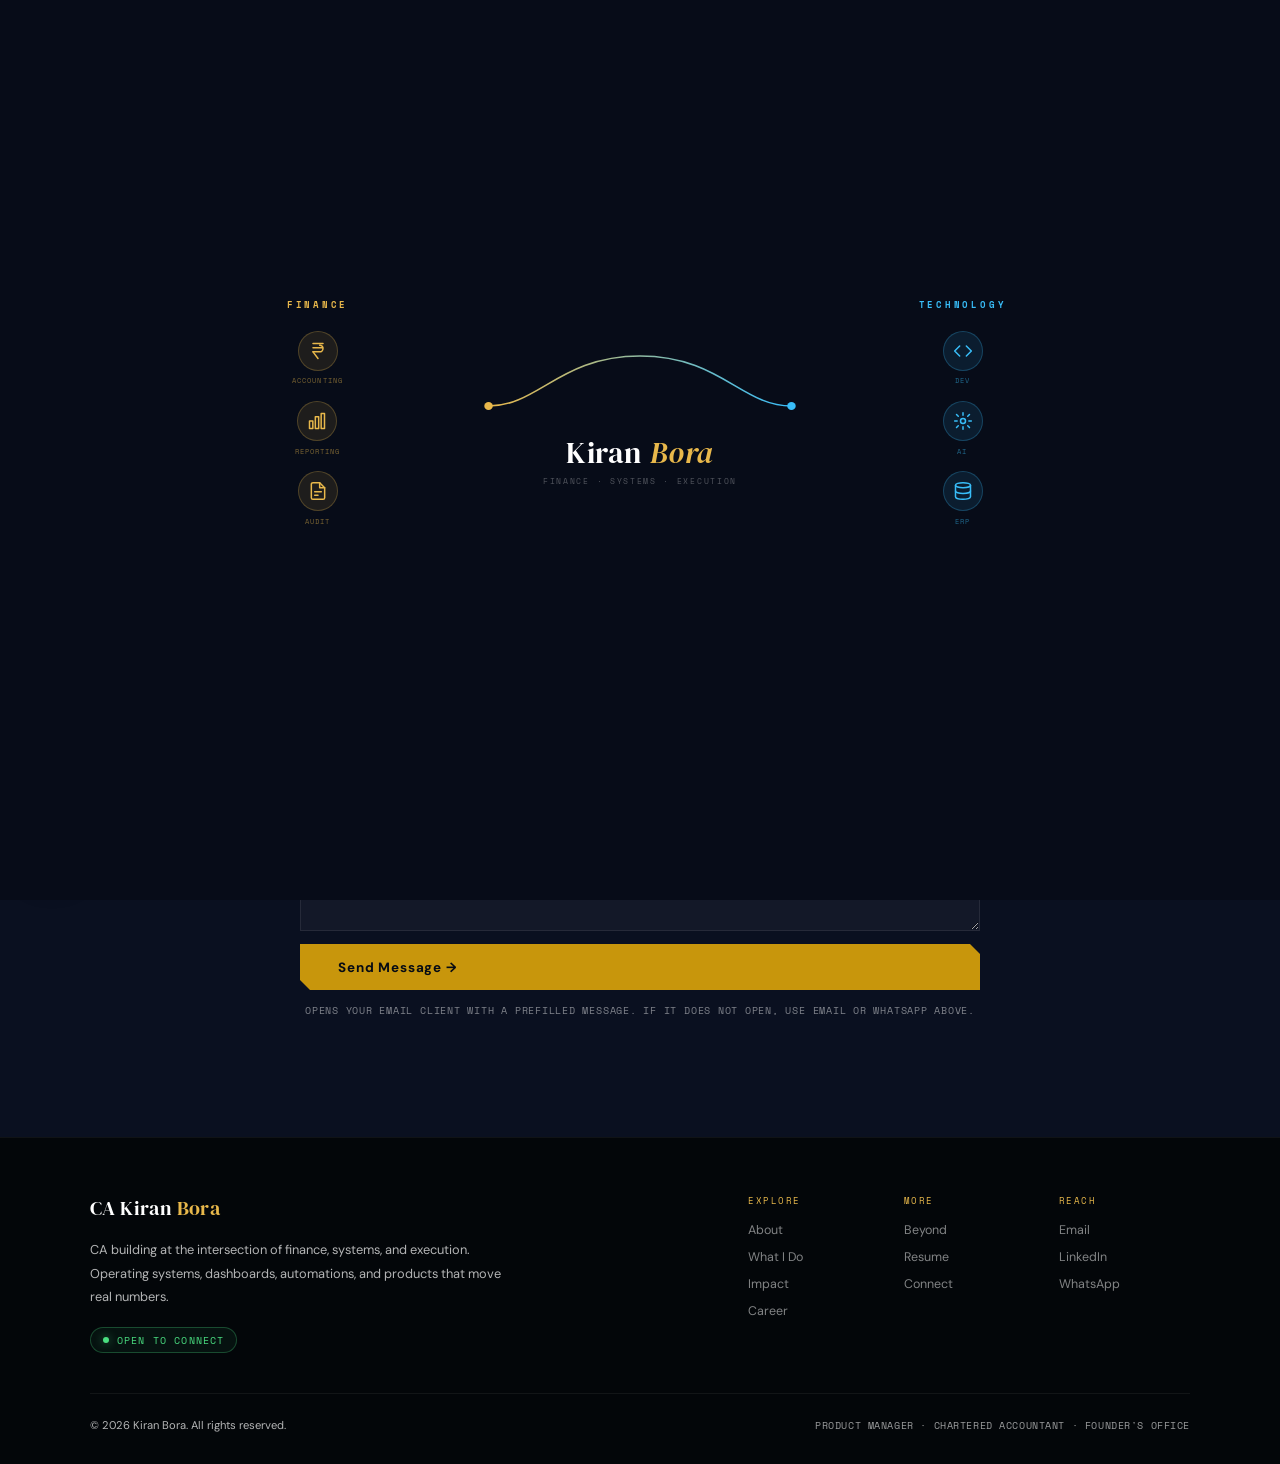
<file: connect.html>
<!DOCTYPE html>
<html lang="en" data-theme="midnight">
<head>
<script>
  (function(){
    var t = 'midnight'; try { t = localStorage.getItem('kb-theme') || 'midnight'; } catch (e) {}
    document.documentElement.setAttribute('data-theme', t);
  })();
</script>
<meta charset="UTF-8">
<meta name="viewport" content="width=device-width, initial-scale=1.0">
<title>Connect | CA Kiran Bora</title>
<meta name="description" content="Contact CA Kiran Bora by email, WhatsApp or LinkedIn.">
<meta name="author" content="CA Kiran Bora">
<meta name="robots" content="index, follow">
<meta name="theme-color" content="#070c15">
<link rel="canonical" href="https://cakiranbora.github.io/Profile/connect">
<meta property="og:title" content="Connect | CA Kiran Bora">
<meta property="og:description" content="Contact CA Kiran Bora by email, WhatsApp or LinkedIn.">
<meta property="og:type" content="profile">
<meta property="og:site_name" content="CA Kiran Bora">
<meta property="og:locale" content="en_IN">
<meta property="profile:first_name" content="Kiran">
<meta property="profile:last_name" content="Bora">
<meta property="og:url" content="https://cakiranbora.github.io/Profile/connect">
<meta property="og:image" content="https://cakiranbora.github.io/Profile/social-card.jpg?v=2">
<meta property="og:image:secure_url" content="https://cakiranbora.github.io/Profile/social-card.jpg?v=2">
<meta property="og:image:type" content="image/jpeg">
<meta property="og:image:width" content="1200">
<meta property="og:image:height" content="630">
<meta property="og:image:alt" content="CA Kiran Bora, Product Manager and Chartered Accountant">
<meta name="twitter:card" content="summary_large_image">
<meta name="twitter:image" content="https://cakiranbora.github.io/Profile/social-card.jpg?v=2">
<meta name="twitter:image:alt" content="CA Kiran Bora, Product Manager and Chartered Accountant">
<meta name="twitter:title" content="Connect | CA Kiran Bora">
<meta name="twitter:description" content="Contact CA Kiran Bora by email, WhatsApp or LinkedIn.">
<link rel="icon" href="favicon.ico" sizes="48x48">
<link rel="icon" href="favicon.svg" type="image/svg+xml">
<link rel="icon" href="favicon-32.png" type="image/png" sizes="32x32">
<link rel="apple-touch-icon" href="apple-touch-icon.png">
<link rel="preconnect" href="https://fonts.googleapis.com">
<link rel="preconnect" href="https://fonts.gstatic.com" crossorigin>
<link href="https://fonts.googleapis.com/css2?family=DM+Serif+Display:ital@0;1&family=DM+Sans:opsz,wght@9..40,300;9..40,400;9..40,500;9..40,600&family=Outfit:wght@300;400;500;600;700&family=Space+Mono:wght@400;700&display=swap" rel="stylesheet">
<link rel="stylesheet" href="assets/vendor/aos.css">
<script type="application/ld+json">
{
  "@context": "https://schema.org",
  "@type": "Person",
  "name": "Kiran Bora",
  "honorificPrefix": "CA",
  "jobTitle": "Product Manager | Chartered Accountant",
  "description": "Product Manager at Recykal (Rapidue Technologies Pvt Ltd) and Chartered Accountant designing fraud prevention and finance logic for Deposit Return Schemes; previously finance transformation and Founder's Office execution at Contetra.",
  "image": "https://cakiranbora.github.io/Profile/KiBo-cut.webp",
  "email": "cakiranbora@gmail.com",
  "telephone": "+917020679009",
  "address": { "@type": "PostalAddress", "addressLocality": "Hyderabad", "addressCountry": "IN" },
  "worksFor": { "@type": "Organization", "name": "Recykal (Rapidue Technologies Pvt Ltd)" },
  "alumniOf": { "@type": "Organization", "name": "Institute of Chartered Accountants of India" },
  "knowsAbout": ["Deposit Return Schemes (DRS)","Fraud Prevention","Settlement Accounting","Financial Close & Consolidation","CXO Dashboards & MIS","Founder's Office Execution","Product Management","AI-assisted Product Building","ICSI Faculty: AI for Company Secretaries","ICAI Study Circle Training","Companies Act & SEBI LODR Compliance"],
  "url": "https://cakiranbora.github.io/Profile/",
  "sameAs": ["https://www.linkedin.com/in/CAKiBo"]
}
</script>
<link rel="stylesheet" href="assets/site.css">
<style>.kb-arc-path{stroke:url(#kbGrad)}.tl-track-line{stroke:url(#tlGrad)}</style>
<script>(function(){try{if(sessionStorage.getItem('kb-loader-seen'))document.documentElement.classList.add('kb-skip-loader');else sessionStorage.setItem('kb-loader-seen','1');}catch(e){}})();</script>
<style>.kb-skip-loader #kb-loader{display:none!important}.kb-skip-loader :is(.hero-pretag,h1.hero-name,.hero-typed-wrap,.hero-summary,.hero-summary-m,.hero-ctas){animation:none!important}</style>
</head>
<body class="kb-inner">
<!-- ICON SPRITE (line icons, currentColor) -->
<svg width="0" height="0" style="position:absolute" aria-hidden="true" focusable="false"><defs>
<symbol id="ic-bank" viewBox="0 0 24 24"><path d="M3 21h18M4 10h16M5 21V10M19 21V10M9 21V10M15 21V10M12 3 4 7v1h16V7z"/></symbol>
<symbol id="ic-bolt" viewBox="0 0 24 24"><path d="M13 2 4.5 13.5H11l-1 8.5L19.5 10H13z"/></symbol>
<symbol id="ic-target" viewBox="0 0 24 24"><circle cx="12" cy="12" r="9"/><circle cx="12" cy="12" r="5"/><circle cx="12" cy="12" r="1.4"/></symbol>
<symbol id="ic-compass" viewBox="0 0 24 24"><circle cx="12" cy="12" r="9"/><path d="m16 8-2.5 5.5L8 16l2.5-5.5z"/></symbol>
<symbol id="ic-workflow" viewBox="0 0 24 24"><rect x="3" y="4" width="6" height="5" rx="1"/><rect x="15" y="15" width="6" height="5" rx="1"/><path d="M9 6.5h5a3 3 0 0 1 3 3V15"/></symbol>
<symbol id="ic-chart" viewBox="0 0 24 24"><path d="M3 3v18h18"/><path d="M7 15l3-4 3 2 4-6"/></symbol>
<symbol id="ic-layers" viewBox="0 0 24 24"><path d="m12 3 9 5-9 5-9-5z"/><path d="m3 13 9 5 9-5"/></symbol>
<symbol id="ic-package" viewBox="0 0 24 24"><path d="M21 8 12 3 3 8v8l9 5 9-5z"/><path d="M3 8l9 5 9-5M12 13v8"/></symbol>
<symbol id="ic-cpu" viewBox="0 0 24 24"><rect x="7" y="7" width="10" height="10" rx="1.5"/><path d="M10 10h4v4h-4zM9 3v3M15 3v3M9 18v3M15 18v3M3 9h3M3 15h3M18 9h3M18 15h3"/></symbol>
<symbol id="ic-gear" viewBox="0 0 24 24"><circle cx="12" cy="12" r="3"/><path d="M12 2v3M12 19v3M22 12h-3M5 12H2m15.5-6.5-2 2m-7 7-2 2m11 0-2-2m-7-7-2-2"/></symbol>
<symbol id="ic-clipboard" viewBox="0 0 24 24"><rect x="5" y="4" width="14" height="17" rx="2"/><path d="M9 4a1 1 0 0 1 1-1h4a1 1 0 0 1 1 1v1H9zM9 11h6M9 15h4"/></symbol>
<symbol id="ic-database" viewBox="0 0 24 24"><ellipse cx="12" cy="5" rx="8" ry="3"/><path d="M4 5v14c0 1.7 3.6 3 8 3s8-1.3 8-3V5M4 12c0 1.7 3.6 3 8 3s8-1.3 8-3"/></symbol>
<symbol id="ic-pen" viewBox="0 0 24 24"><path d="M12 19l7-7 3 3-7 7-3 0z" transform="translate(-3 -3)"/><path d="M14 6l3 3M3 21l3.5-1 9-9-2.5-2.5-9 9z"/></symbol>
<symbol id="ic-code" viewBox="0 0 24 24"><path d="m9 8-4 4 4 4M15 8l4 4-4 4"/></symbol>
<symbol id="ic-teach" viewBox="0 0 24 24"><rect x="3" y="4" width="18" height="12" rx="1.5"/><path d="M12 16v4M8 20h8"/></symbol>
<symbol id="ic-trophy" viewBox="0 0 24 24"><path d="M7 4h10v5a5 5 0 0 1-10 0z"/><path d="M7 6H4v2a3 3 0 0 0 3 3M17 6h3v2a3 3 0 0 1-3 3M10 14h4M9 20h6M12 14v6"/></symbol>
<symbol id="ic-activity" viewBox="0 0 24 24"><path d="M3 12h4l2.5-7 5 14L17 12h4"/></symbol>
<symbol id="ic-mail" viewBox="0 0 24 24"><rect x="3" y="5" width="18" height="14" rx="2"/><path d="m3 7 9 6 9-6"/></symbol>
<symbol id="ic-phone" viewBox="0 0 24 24"><path d="M6 3h3l2 5-2.5 1.5a11 11 0 0 0 5 5L16 14l5 2v3a2 2 0 0 1-2 2A16 16 0 0 1 4 5a2 2 0 0 1 2-2z"/></symbol>
</defs></svg>
<!-- LOADER -->
<div id="kb-loader">
  <div class="kb-stage">
    <!-- Left: Finance -->
    <div class="kb-pillar left" id="kb-left">
      <div class="kb-pillar-label">Finance</div>
      <div class="kb-icons">
        <div class="kb-icon-item" data-d="0">
          <div class="kb-icon-circle">
            <svg width="20" height="20" viewBox="0 0 24 24" fill="none" stroke="#e8b84b" stroke-width="1.8" stroke-linecap="round" stroke-linejoin="round"><path d="M6 3h12M6 8h12M6 13h8c2.2 0 4-1.8 4-4s-1.8-4-4-4"/><path d="M6 13l6 8"/></svg>
          </div>
          <span class="kb-icon-caption">Accounting</span>
        </div>
        <div class="kb-icon-item" data-d="220">
          <div class="kb-icon-circle">
            <svg width="20" height="20" viewBox="0 0 24 24" fill="none" stroke="#e8b84b" stroke-width="1.8" stroke-linecap="round" stroke-linejoin="round"><rect x="3" y="12" width="4" height="9"/><rect x="10" y="7" width="4" height="14"/><rect x="17" y="3" width="4" height="18"/></svg>
          </div>
          <span class="kb-icon-caption">Reporting</span>
        </div>
        <div class="kb-icon-item" data-d="440">
          <div class="kb-icon-circle">
            <svg width="20" height="20" viewBox="0 0 24 24" fill="none" stroke="#e8b84b" stroke-width="1.8" stroke-linecap="round" stroke-linejoin="round"><path d="M14 2H6a2 2 0 0 0-2 2v16a2 2 0 0 0 2 2h12a2 2 0 0 0 2-2V8z"/><polyline points="14 2 14 8 20 8"/><line x1="8" y1="13" x2="16" y2="13"/><line x1="8" y1="17" x2="12" y2="17"/></svg>
          </div>
          <span class="kb-icon-caption">Audit</span>
        </div>
      </div>
    </div>
    <!-- Center: Bridge -->
    <div class="kb-bridge-col">
      <svg class="kb-bridge-svg" viewBox="0 0 300 85" preserveAspectRatio="none">
        <defs>
          <linearGradient id="kbGrad" x1="0%" y1="0%" x2="100%" y2="0%">
            <stop offset="0%" stop-color="#e8b84b"/>
            <stop offset="100%" stop-color="#38bdf8"/>
          </linearGradient>
        </defs>
        <circle class="kb-dot-l" id="kb-dot-l" cx="8" cy="68" r="4" fill="#e8b84b"/>
        <path class="kb-arc-path" id="kb-arc" d="M8,68 C55,68 75,18 150,18 C225,18 245,68 292,68"/>
        <circle class="kb-dot-r" id="kb-dot-r" cx="292" cy="68" r="4" fill="#38bdf8"/>
      </svg>
      <div class="kb-name-block" id="kb-name-block">
        <div class="kb-name-main">Kiran <em>Bora</em></div>
        <span class="kb-name-sub">Finance &middot; Systems &middot; Execution</span>
      </div>
    </div>
    <!-- Right: Technology -->
    <div class="kb-pillar right" id="kb-right">
      <div class="kb-pillar-label">Technology</div>
      <div class="kb-icons">
        <div class="kb-icon-item" data-d="110">
          <div class="kb-icon-circle">
            <svg width="20" height="20" viewBox="0 0 24 24" fill="none" stroke="#38bdf8" stroke-width="1.8" stroke-linecap="round" stroke-linejoin="round"><polyline points="16 18 22 12 16 6"/><polyline points="8 6 2 12 8 18"/></svg>
          </div>
          <span class="kb-icon-caption">Dev</span>
        </div>
        <div class="kb-icon-item" data-d="330">
          <div class="kb-icon-circle">
            <svg width="20" height="20" viewBox="0 0 24 24" fill="none" stroke="#38bdf8" stroke-width="1.8" stroke-linecap="round" stroke-linejoin="round"><circle cx="12" cy="12" r="3"/><path d="M12 2v3M12 19v3M4.22 4.22l2.12 2.12M17.66 17.66l2.12 2.12M2 12h3M19 12h3M4.22 19.78l2.12-2.12M17.66 6.34l2.12-2.12"/></svg>
          </div>
          <span class="kb-icon-caption">AI</span>
        </div>
        <div class="kb-icon-item" data-d="550">
          <div class="kb-icon-circle">
            <svg width="20" height="20" viewBox="0 0 24 24" fill="none" stroke="#38bdf8" stroke-width="1.8" stroke-linecap="round" stroke-linejoin="round"><ellipse cx="12" cy="5" rx="9" ry="3"/><path d="M21 12c0 1.66-4 3-9 3s-9-1.34-9-3"/><path d="M3 5v14c0 1.66 4 3 9 3s9-1.34 9-3V5"/></svg>
          </div>
          <span class="kb-icon-caption">ERP</span>
        </div>
      </div>
    </div>
  </div>
  <!-- Bottom: tagline types out + progress bar -->
  <div class="kb-bottom" id="kb-bottom">
    <div class="kb-tagline"><span id="kb-typed"></span><span class="kb-blink"></span></div>
    <div class="kb-bar-wrap"><div class="kb-bar-fill" id="kb-bar"></div></div>
  </div>
  <script>
  (function(){
    if(document.documentElement.classList.contains('kb-skip-loader'))return;
    var fastLoader =
      (window.matchMedia && window.matchMedia('(max-width: 768px)').matches) ||
      (window.matchMedia && window.matchMedia('(max-height: 500px) and (orientation: landscape)').matches) ||
      (window.matchMedia && window.matchMedia('(prefers-reduced-motion: reduce)').matches);
    var T = fastLoader ? 1200 : 3000;
    var TL='FINANCE \u00B7 SYSTEMS \u00B7 EXECUTION';
    setTimeout(function(){
      document.getElementById('kb-left').classList.add('visible');
      document.getElementById('kb-right').classList.add('visible');
    },150);
    document.querySelectorAll('.kb-icon-item').forEach(function(el){
      var d=parseInt(el.getAttribute('data-d'))||0;
      setTimeout(function(){el.classList.add('lit');},220+d*0.45);
    });
    setTimeout(function(){
      document.getElementById('kb-dot-l').classList.add('show');
      document.getElementById('kb-dot-r').classList.add('show');
    },620);
    setTimeout(function(){
      document.getElementById('kb-arc').classList.add('drawn');
    },720);
    setTimeout(function(){
      document.getElementById('kb-name-block').classList.add('show');
    },1300);
    setTimeout(function(){
      var b=document.getElementById('kb-bottom');
      var el=document.getElementById('kb-typed');
      b.classList.add('show');
      var i=0;
      var iv=setInterval(function(){
        if(i<=TL.length){el.textContent=TL.slice(0,i);i++;}
        else{clearInterval(iv);}
      },32);
    },1550);
    var p=0,bar=document.getElementById('kb-bar');
    var pi=setInterval(function(){
      p=Math.min(p+1.6,100);bar.style.width=p+'%';
      if(p>=100)clearInterval(pi);
    },T/62);
    setTimeout(function(){
      var l=document.getElementById('kb-loader');
      l.classList.add('hidden');document.body.classList.add('kb-ready');document.dispatchEvent(new Event('kb:loader-done'));
      setTimeout(function(){if(l)l.style.display='none';},900);
    },T);
  })();
  </script>
</div>
<!-- END LOADER -->
<div id="cursor"></div>
<div id="cursor-ring"></div>
<div id="progress"></div>

<!-- NAV -->
<nav id="main-nav" aria-label="Main">
  <a class="nav-logo" href="./">CA Kiran <span>Bora</span></a>
  <ul class="nav-links kb-top-links">
    <li><a href="./">Home</a></li>
    <li><a href="what-i-do">What I Do</a></li>
    <li><a href="impact">Impact</a></li>
    <li><a href="career">Career</a></li>
    <li><a href="beyond">Beyond</a></li>
    <li><a href="resume">Resume</a></li>
  </ul>
  <div class="kb-nav-right">
    <a class="nav-cta active" aria-current="page" href="connect">Let's Connect</a>
    <button type="button" id="side-open" aria-label="Open menu">
      <span></span><span></span><span></span>
    </button>
  </div>
</nav>
<div id="mobile-menu">
  <a href="./#about">About</a>
  <a href="what-i-do">What I Do</a>
  <a href="impact">Impact</a>
  <a href="career">Career</a>
  <a href="beyond">Beyond</a>
  <a href="resume">Resume</a>
  <a href="connect">Connect</a>
</div>

<div id="theme-switcher">
  <div id="theme-panel">
    <button type="button" class="theme-opt active" data-theme="midnight" id="theme-midnight">
      <span class="theme-swatch swatch-midnight"></span>Midnight
    </button>
    <button type="button" class="theme-opt" data-theme="obsidian" id="theme-obsidian">
      <span class="theme-swatch swatch-obsidian"></span>Obsidian
    </button>
    <button type="button" class="theme-opt" data-theme="slate" id="theme-slate">
      <span class="theme-swatch swatch-deepslate"></span>Deep Slate
    </button>
    <button type="button" class="theme-opt" data-theme="parchment" id="theme-parchment">
      <span class="theme-swatch swatch-parchment"></span>Parchment
    </button>
    <button type="button" class="theme-opt" data-theme="arctic" id="theme-arctic">
      <span class="theme-swatch swatch-arctic"></span>Arctic
    </button>
  </div>
  <button type="button" id="theme-toggle-btn" title="Change Theme" aria-label="Theme switcher">&#9680;</button>
</div>

<main id="main-content">
<section id="connect" aria-labelledby="connect-heading">
  <div class="section-center">
    <div class="section-eyebrow gold center">Connect</div>
    <h1 class="section-title" id="connect-heading">Let's Talk</h1>
  </div>
  <div class="connect-inner">
    <p class="connect-statement">An idea worth building or a problem worth solving? <em>I'm glad to talk</em>.</p>
    <p class="connect-sub">Whether it's a project to collaborate on, an idea to build, or just a question where I can help, feel free to reach out. Always happy to connect with people working at the intersection of finance, systems, and execution.</p>
    <div class="c-grid">
      <a href="mailto:cakiranbora@gmail.com" data-email-trigger="true" class="c-card" data-tilt data-tilt-max="6" data-tilt-glare data-tilt-max-glare="0.08">
        <div class="c-icon contact-icon" aria-hidden="true"><svg class="ic"><use href="#ic-mail"></use></svg></div>
        <div class="c-info"><div class="c-label">Email</div><div class="c-val">cakiranbora@gmail.com</div></div>
      </a>
      <a href="tel:+917020679009" class="c-card" data-tilt data-tilt-max="6" data-tilt-glare data-tilt-max-glare="0.08">
        <div class="c-icon contact-icon" aria-hidden="true"><svg class="ic"><use href="#ic-phone"></use></svg></div>
        <div class="c-info"><div class="c-label">Phone</div><div class="c-val">+91 70206 79009</div></div>
      </a>
      <a href="https://linkedin.com/in/CAKiBo" target="_blank" rel="noopener noreferrer" class="c-card" data-tilt data-tilt-max="6" data-tilt-glare data-tilt-max-glare="0.08">
        <div class="c-icon c-icon-li contact-icon" aria-hidden="true">in</div>
        <div class="c-info"><div class="c-label">LinkedIn</div><div class="c-val">linkedin.com/in/CAKiBo</div></div>
      </a>
      <a href="https://wa.me/917020679009?text=Hi%20Kiran%2C%20I%20came%20across%20your%20portfolio%20and%20would%20like%20to%20connect." target="_blank" rel="noopener noreferrer" class="c-card" data-tilt data-tilt-max="6" data-tilt-glare data-tilt-max-glare="0.08">
        <div class="c-icon contact-icon" aria-hidden="true">
          <svg class="whatsapp-mark" viewBox="0 0 32 32" focusable="false">
            <path d="M16 3.4A12.5 12.5 0 0 0 5.2 22.1L3.8 28.6l6.6-1.5A12.5 12.5 0 1 0 16 3.4Zm0 2.4a10.1 10.1 0 1 1-5.1 18.8l-.4-.2-3.6.8.8-3.5-.2-.4A10.1 10.1 0 0 1 16 5.8Zm-4.1 4.8c-.3 0-.7.1-1 .5-.4.4-1.3 1.3-1.3 3.1s1.3 3.6 1.5 3.8c.2.3 2.6 4.1 6.4 5.5 3.1 1.2 3.8.7 4.5.6.7-.1 2.2-.9 2.5-1.8.3-.9.3-1.6.2-1.8-.1-.2-.3-.3-.7-.5l-2.5-1.2c-.4-.1-.6-.2-.9.2-.3.4-1 1.2-1.2 1.5-.2.3-.5.3-.9.1-.4-.2-1.6-.6-3-1.9-1.1-1-1.9-2.2-2.1-2.6-.2-.4 0-.6.2-.8.2-.2.4-.5.6-.7.2-.2.2-.4.4-.7.1-.3.1-.5 0-.7l-1.1-2.6c-.3-.7-.6-.6-.9-.6h-.7Z" fill="currentColor"/>
          </svg>
        </div>
        <div class="c-info"><div class="c-label">WhatsApp</div><div class="c-val">Message me directly on WhatsApp</div></div>
      </a>
    </div>
    <form class="contact-form" onsubmit="handleContactSubmit(event)">
      <div class="contact-form-row">
        <label class="sr-only" for="contact-name">Name</label>
        <input class="contact-field" id="contact-name" name="name" type="text" autocomplete="name" placeholder="Name" required>
        <label class="sr-only" for="contact-email">Email</label>
        <input class="contact-field" id="contact-email" name="email" type="email" autocomplete="email" placeholder="Email" required>
      </div>
      <label class="sr-only" for="contact-message">Message</label>
      <textarea class="contact-field" id="contact-message" name="message" placeholder="Message" required></textarea>
      <button class="btn-gold" type="submit">Send Message &rarr;</button>
      <div class="contact-note">Opens your email client with a prefilled message. If it does not open, use email or WhatsApp above.</div>
    </form>
  </div>
</section>
</main>

<footer>
  <div class="footer-top">
    <div class="footer-brand">
      <a class="nav-logo footer-logo" href="./">CA Kiran <span>Bora</span></a>
      <p class="footer-tag">CA building at the intersection of finance, systems, and execution. Operating systems, dashboards, automations, and products that move real numbers.</p>
      <span class="footer-status"><span class="footer-status-dot"></span>Open to Connect</span>
    </div>
    <div class="footer-cols">
      <div class="footer-col">
        <div class="footer-col-h">Explore</div>
        <a href="./#about">About</a>
        <a href="what-i-do">What I Do</a>
        <a href="impact">Impact</a>
        <a href="career">Career</a>
      </div>
      <div class="footer-col">
        <div class="footer-col-h">More</div>
        <a href="beyond">Beyond</a>
        <a href="resume">Resume</a>
        <a href="connect">Connect</a>
      </div>
      <div class="footer-col">
        <div class="footer-col-h">Reach</div>
        <a href="mailto:cakiranbora@gmail.com">Email</a>
        <a href="https://linkedin.com/in/CAKiBo" target="_blank" rel="noopener noreferrer">LinkedIn</a>
        <a href="https://wa.me/917020679009?text=Hi%20Kiran%2C%20I%20came%20across%20your%20portfolio%20and%20would%20like%20to%20connect." target="_blank" rel="noopener noreferrer">WhatsApp</a>
      </div>
    </div>
  </div>
  <div class="footer-bottom">
    <p>&copy; 2026 Kiran Bora. All rights reserved.</p>
    <p class="footer-meta">Product Manager &middot; Chartered Accountant &middot; Founder's Office</p>
  </div>
</footer>

  <!-- SIDE PANEL -->
  <div id="side-overlay"></div>
  <aside id="side-panel">
    <div class="sp-top">
      <a class="nav-logo sp-logo" href="./">CA Kiran <span>Bora</span></a>
      <button type="button" id="side-close">&times;</button>
    </div>

    <div class="sp-nav">
      <a class="sp-link" href="./">
        <span class="sp-num">01</span><span class="sp-name">Home</span>
        <span class="sp-arrow">&rarr;</span>
      </a>
      <a class="sp-link" href="what-i-do">
        <span class="sp-num">02</span><span class="sp-name">What I Do</span>
        <span class="sp-arrow">&rarr;</span>
      </a>
      <a class="sp-link" href="impact">
        <span class="sp-num">03</span><span class="sp-name">Impact</span>
        <span class="sp-arrow">&rarr;</span>
      </a>
      <a class="sp-link" href="career">
        <span class="sp-num">04</span><span class="sp-name">Career</span>
        <span class="sp-arrow">&rarr;</span>
      </a>
      <a class="sp-link" href="beyond">
        <span class="sp-num">05</span><span class="sp-name">Beyond Work</span>
        <span class="sp-arrow">&rarr;</span>
      </a>
      <a class="sp-link" href="resume">
        <span class="sp-num">06</span><span class="sp-name">Resume</span>
        <span class="sp-arrow">&rarr;</span>
      </a>
      <a class="sp-link sp-link-cta active" href="connect" aria-current="page">
        <span class="sp-num">07</span><span class="sp-name">Let's Connect &rarr;</span>
        <span class="sp-arrow">&rarr;</span>
      </a>
    </div>

    <div class="sp-divider"></div>

    <div class="sp-theme-block">
      <div class="sp-theme-label">Theme</div>
      <div class="sp-theme-row">
        <button type="button" class="sp-swatch" data-theme="midnight" title="Midnight" aria-label="Midnight theme"></button>
        <button type="button" class="sp-swatch" data-theme="obsidian" title="Obsidian" aria-label="Obsidian theme"></button>
        <button type="button" class="sp-swatch" data-theme="slate" title="Slate" aria-label="Slate theme"></button>
        <button type="button" class="sp-swatch" data-theme="parchment" title="Parchment" aria-label="Parchment theme"></button>
        <button type="button" class="sp-swatch" data-theme="arctic" title="Arctic" aria-label="Arctic theme"></button>
      </div>
    </div>

    <div class="sp-footer-links">
      <a href="mailto:cakiranbora@gmail.com">cakiranbora@gmail.com</a>
      <a href="https://linkedin.com/in/CAKiBo" target="_blank" rel="noopener noreferrer">linkedin.com/in/CAKiBo</a>
    </div>
  </aside>

<div id="chat-bubble">
  <div id="chat-win">

    
    <div class="cw-header">
      <div class="cw-avatar">K</div>
      <div class="cw-header-info">
        <div class="cw-name">Profile Guide</div>
      </div>
      <button type="button" class="cw-close" aria-label="Close chat">&times;</button>
    </div>

    
    <div class="cw-messages" id="cw-messages">
      
    </div>

    
    <div class="cw-chips" id="cw-chips"></div>

    
    <div class="cw-input-row">
      <label class="sr-only" for="cw-input">Ask the profile guide about Kiran</label>
      <textarea id="cw-input" class="cw-input" aria-label="Ask the profile guide about Kiran" placeholder="Ask anything about Kiran..." rows="1"
        onkeydown="handleChatKey(event)"></textarea>
      <button type="button" class="cw-send" id="cw-send-btn" aria-label="Send message" title="Send message">
        <svg width="16" height="16" viewBox="0 0 24 24" fill="none" stroke="currentColor" stroke-width="2.5">
          <line x1="22" y1="2" x2="11" y2="13"></line>
          <polygon points="22 2 15 22 11 13 2 9 22 2"></polygon>
        </svg>
      </button>
    </div>

  </div>

  
  <button type="button" id="chat-toggle">
    <span id="chat-toggle-icon" aria-hidden="true">
      <svg viewBox="0 0 24 24" focusable="false">
        <path d="M12 3.2c-4.8 0-8.8 3.3-8.8 7.4 0 2.3 1.3 4.4 3.3 5.7l-.7 3.1 3.4-1.7c.9.2 1.8.3 2.8.3 4.8 0 8.8-3.3 8.8-7.4S16.8 3.2 12 3.2Zm-3.4 8.2a1.1 1.1 0 1 1 0-2.2 1.1 1.1 0 0 1 0 2.2Zm3.4 0a1.1 1.1 0 1 1 0-2.2 1.1 1.1 0 0 1 0 2.2Zm3.4 0a1.1 1.1 0 1 1 0-2.2 1.1 1.1 0 0 1 0 2.2Z" fill="currentColor"/>
      </svg>
    </span>
    <span class="chat-toggle-label">Profile Guide</span>
  </button>
</div>

<script>(function(){function u(){document.documentElement.classList.toggle('kb-scrolled',window.scrollY>window.innerHeight*0.6);}window.addEventListener('scroll',u,{passive:true});u();})();</script>
<a class="whatsapp-float"
   href="https://wa.me/917020679009?text=Hi%20Kiran%2C%20I%20came%20across%20your%20portfolio%20and%20would%20like%20to%20connect."
   target="_blank"
   rel="noopener noreferrer"
   aria-label="Message Kiran on WhatsApp">
  <svg viewBox="0 0 24 24" focusable="false" aria-hidden="true">
    <path d="M12.04 2C6.58 2 2.13 6.45 2.13 11.91c0 1.75.46 3.45 1.32 4.95L2 22l5.25-1.38c1.45.79 3.08 1.21 4.79 1.21h.01c5.46 0 9.91-4.45 9.91-9.91 0-2.65-1.03-5.14-2.9-7.01C17.18 3.03 14.69 2 12.04 2Zm0 1.67c2.2 0 4.27.86 5.82 2.42a8.19 8.19 0 0 1 2.41 5.82c0 4.54-3.7 8.24-8.24 8.24h-.01c-1.52 0-3.01-.41-4.31-1.18l-.31-.18-3.21.84.86-3.13-.2-.32a8.21 8.21 0 0 1-1.26-4.36c0-4.54 3.7-8.24 8.24-8.24Zm4.52 9.93c-.25-.12-1.47-.72-1.69-.81-.23-.08-.39-.12-.56.12-.16.25-.64.81-.79.97-.14.17-.29.19-.54.06-.25-.12-1.05-.39-1.99-1.23-.74-.66-1.23-1.47-1.38-1.72-.14-.25-.01-.38.11-.5.11-.11.25-.29.37-.43.12-.14.16-.25.25-.41.08-.17.04-.31-.02-.43-.06-.12-.56-1.34-.76-1.84-.2-.48-.4-.42-.56-.43-.14-.01-.31-.01-.48-.01-.17 0-.43.06-.66.31-.23.25-.86.85-.86 2.07 0 1.22.89 2.4 1.01 2.56.12.17 1.75 2.67 4.25 3.74.59.26 1.05.41 1.41.52.59.19 1.13.16 1.56.1.48-.07 1.47-.6 1.68-1.18.21-.58.21-1.07.14-1.18-.06-.11-.22-.17-.47-.29Z" fill="currentColor"/>
  </svg>
</a>

<button type="button" id="btt" title="Back to top">&uarr;</button>

<script src="assets/vendor/aos.js"></script>
<script src="assets/vendor/vanilla-tilt.min.js"></script>
<script src="assets/vendor/typed.umd.js"></script>

<script src="assets/site.js"></script>

<!-- EMAIL MODAL -->
<div id="em-overlay">
  <div id="em-modal" role="dialog" aria-modal="true">
    <div class="em-head">
      <div><div class="em-title">Open with...</div><div class="em-sub">Choose how to send your email</div></div>
      <button type="button" class="em-x" aria-label="Close">&#x2715;</button>
    </div>
    <div class="em-addr">cakiranbora@gmail.com</div>
    <div class="em-opts">
      <a class="em-opt" data-email-close="true" href="https://mail.google.com/mail/?view=cm&to=cakiranbora@gmail.com" target="_blank" rel="noopener noreferrer">
        <div class="em-opt-icon ic-gmail">
          <svg width="18" height="18" viewBox="0 0 48 48"><path fill="#EA4335" d="M6 40h6V22.5L4 16v20c0 2.2 1.8 4 2 4z"/><path fill="#34A853" d="M36 40h6c2.2 0 4-1.8 4-4V16l-10 6.5V40z"/><path fill="#FBBC04" d="M36 8H12L4 16l20 13 20-13L36 8z"/><path fill="#4285F4" d="M12 8L4 16v.5L12 22.5l12-7.8 12 7.8 8-6V16L36 8H12z"/></svg>
        </div>
        <div><span class="em-opt-label">Gmail</span><span class="em-opt-desc">Open in Gmail (browser)</span></div>
      </a>
      <a class="em-opt" data-email-close="true" href="https://outlook.live.com/mail/0/deeplink/compose?to=cakiranbora@gmail.com" target="_blank" rel="noopener noreferrer">
        <div class="em-opt-icon ic-outlook">
          <svg width="18" height="18" viewBox="0 0 48 48"><rect width="48" height="48" rx="4" fill="#0078D4"/><path d="M8 14l16 10 16-10V34H8V14z" fill="none" stroke="white" stroke-width="2.5"/><path d="M8 14l16 10 16-10" fill="none" stroke="white" stroke-width="2.5"/></svg>
        </div>
        <div><span class="em-opt-label">Outlook Web</span><span class="em-opt-desc">Open in Outlook (browser)</span></div>
      </a>
      <button type="button" class="em-opt" data-email-default="true">
        <div class="em-opt-icon ic-default">&#x1F4E7;</div>
        <div><span class="em-opt-label">Default Mail App</span><span class="em-opt-desc">Opens your device mail app</span></div>
      </button>
      <button type="button" class="em-opt" data-email-copy="true">
        <div class="em-opt-icon ic-copy">&#x1F4CB;</div>
        <div><span class="em-opt-label">Copy Email Address</span><span class="em-opt-desc">Copy to clipboard</span></div>
      </button>
    </div>
    <div class="em-copied" id="em-copied">&#x2713;&nbsp; Copied: cakiranbora@gmail.com</div>
  </div>
</div>
<!-- END EMAIL MODAL -->

<!-- End of body -->

<script>
/* Hero portrait subtle 3D tilt on pointer move (desktop, motion-safe) */
(function(){
  var stage = document.getElementById('hero-photo-stage');
  var hero = document.getElementById('hero');
  if(!stage || !hero) return;
  if(window.matchMedia && window.matchMedia('(prefers-reduced-motion: reduce)').matches) return;
  if(window.matchMedia && window.matchMedia('(hover: none)').matches) return;
  var raf = null, tx = 0, ty = 0;
  hero.addEventListener('mousemove', function(e){
    var r = hero.getBoundingClientRect();
    var px = (e.clientX - r.left) / r.width - 0.5;
    var py = (e.clientY - r.top) / r.height - 0.5;
    tx = px * 10;          // max ~10deg yaw
    ty = -py * 7;          // max ~7deg pitch
    if(!raf) raf = requestAnimationFrame(apply);
  });
  hero.addEventListener('mouseleave', function(){ tx = 0; ty = 0; if(!raf) raf = requestAnimationFrame(apply); });
  function apply(){
    raf = null;
    stage.style.transform = 'rotateY(' + tx.toFixed(2) + 'deg) rotateX(' + ty.toFixed(2) + 'deg)';
  }
})();
</script>

</body>
</html>
</file>
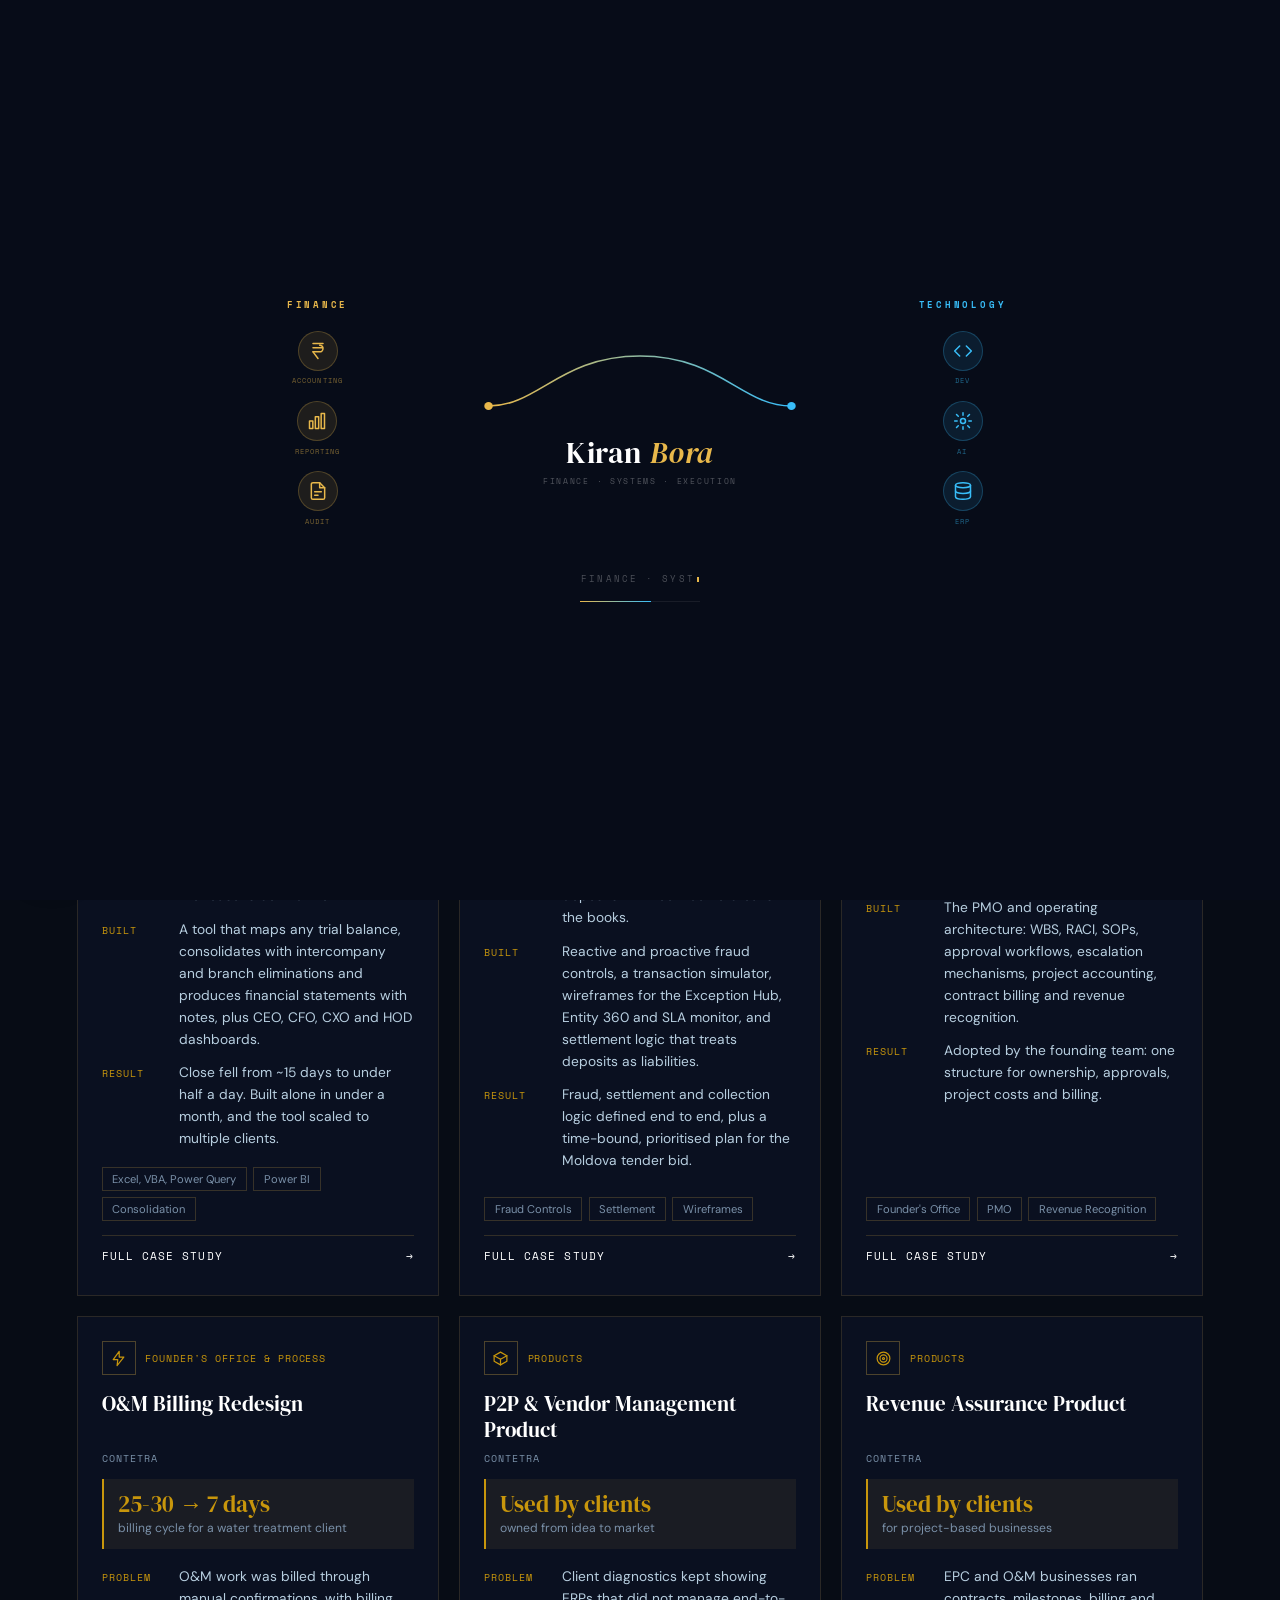
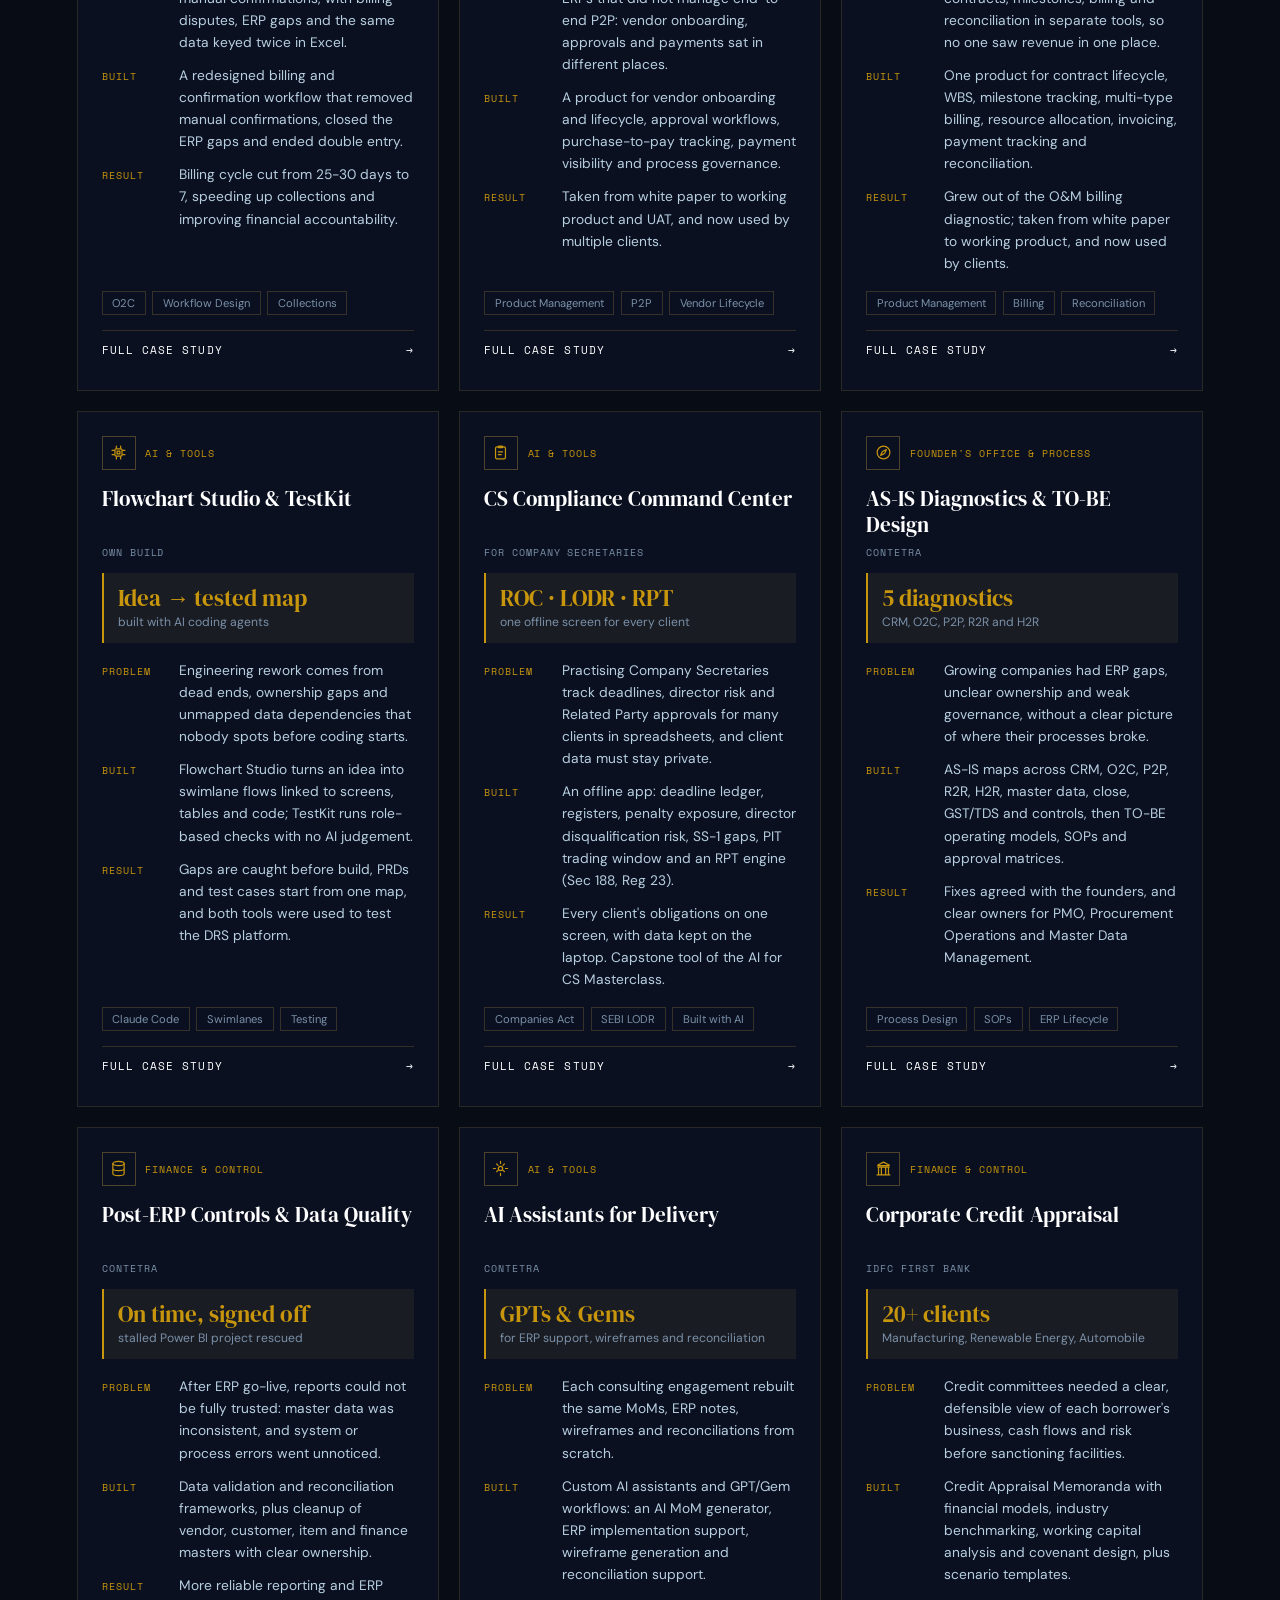
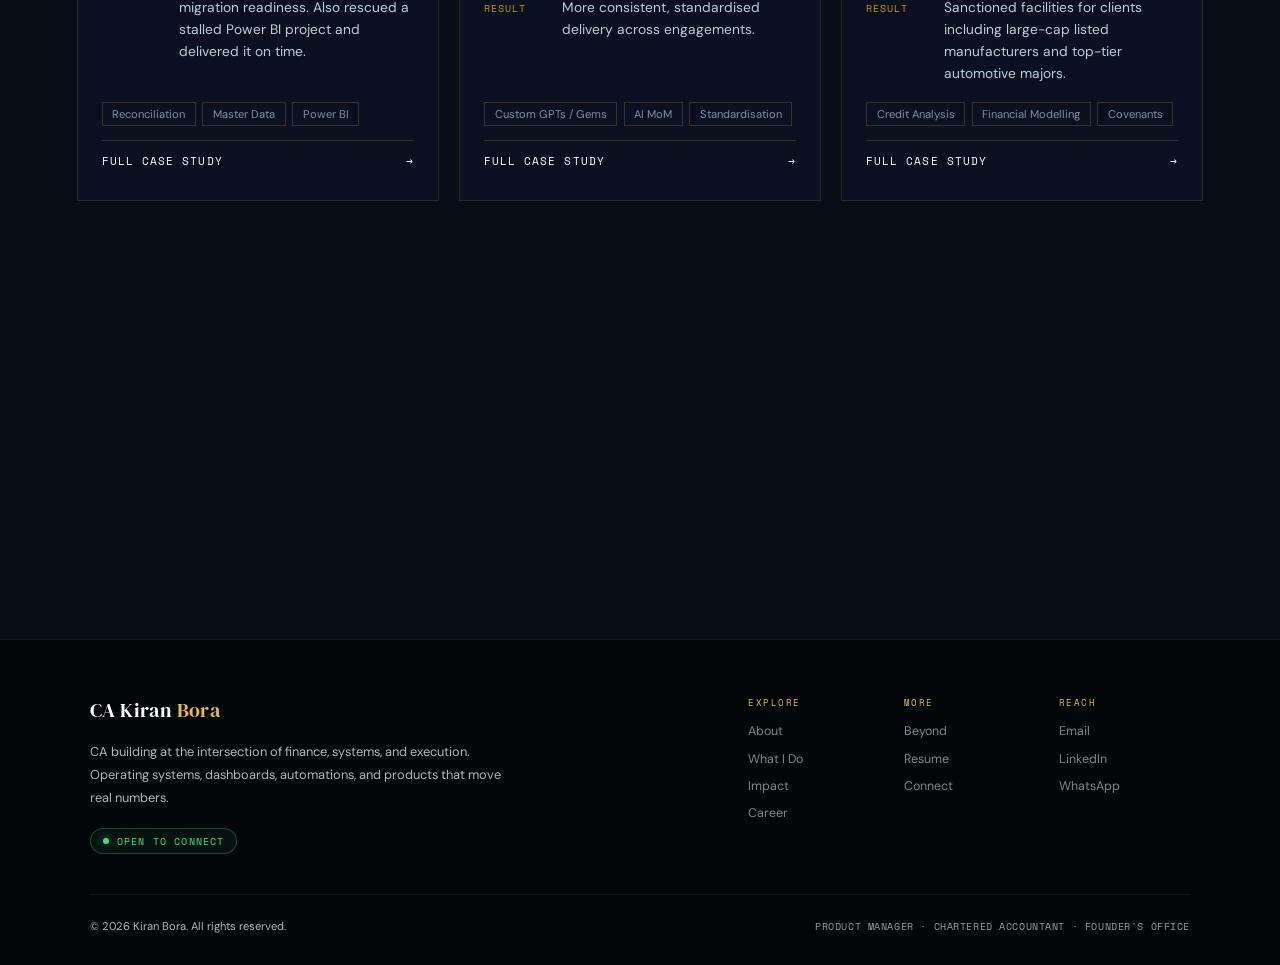
<file: impact.html>
<!DOCTYPE html>
<html lang="en" data-theme="midnight">
<head>
<script>
  (function(){
    var t = 'midnight'; try { t = localStorage.getItem('kb-theme') || 'midnight'; } catch (e) {}
    document.documentElement.setAttribute('data-theme', t);
  })();
</script>
<meta charset="UTF-8">
<meta name="viewport" content="width=device-width, initial-scale=1.0">
<title>Impact &amp; Case Studies | CA Kiran Bora</title>
<meta name="description" content="Case studies: close cut from ~15 days to under half a day, O&amp;M billing from 25-30 days to 7.">
<meta name="author" content="CA Kiran Bora">
<meta name="robots" content="index, follow">
<meta name="theme-color" content="#070c15">
<link rel="canonical" href="https://cakiranbora.github.io/Profile/impact">
<meta property="og:title" content="Impact &amp; Case Studies | CA Kiran Bora">
<meta property="og:description" content="Case studies: close cut from ~15 days to under half a day, O&amp;M billing from 25-30 days to 7.">
<meta property="og:type" content="profile">
<meta property="og:site_name" content="CA Kiran Bora">
<meta property="og:locale" content="en_IN">
<meta property="profile:first_name" content="Kiran">
<meta property="profile:last_name" content="Bora">
<meta property="og:url" content="https://cakiranbora.github.io/Profile/impact">
<meta property="og:image" content="https://cakiranbora.github.io/Profile/social-card.jpg?v=2">
<meta property="og:image:secure_url" content="https://cakiranbora.github.io/Profile/social-card.jpg?v=2">
<meta property="og:image:type" content="image/jpeg">
<meta property="og:image:width" content="1200">
<meta property="og:image:height" content="630">
<meta property="og:image:alt" content="CA Kiran Bora, Product Manager and Chartered Accountant">
<meta name="twitter:card" content="summary_large_image">
<meta name="twitter:image" content="https://cakiranbora.github.io/Profile/social-card.jpg?v=2">
<meta name="twitter:image:alt" content="CA Kiran Bora, Product Manager and Chartered Accountant">
<meta name="twitter:title" content="Impact &amp; Case Studies | CA Kiran Bora">
<meta name="twitter:description" content="Case studies: close cut from ~15 days to under half a day, O&amp;M billing from 25-30 days to 7.">
<link rel="icon" href="favicon.ico" sizes="48x48">
<link rel="icon" href="favicon.svg" type="image/svg+xml">
<link rel="icon" href="favicon-32.png" type="image/png" sizes="32x32">
<link rel="apple-touch-icon" href="apple-touch-icon.png">
<link rel="preconnect" href="https://fonts.googleapis.com">
<link rel="preconnect" href="https://fonts.gstatic.com" crossorigin>
<link href="https://fonts.googleapis.com/css2?family=DM+Serif+Display:ital@0;1&family=DM+Sans:opsz,wght@9..40,300;9..40,400;9..40,500;9..40,600&family=Outfit:wght@300;400;500;600;700&family=Space+Mono:wght@400;700&display=swap" rel="stylesheet">
<link rel="stylesheet" href="assets/vendor/aos.css">
<script type="application/ld+json">
{
  "@context": "https://schema.org",
  "@type": "Person",
  "name": "Kiran Bora",
  "honorificPrefix": "CA",
  "jobTitle": "Product Manager | Chartered Accountant",
  "description": "Product Manager at Recykal (Rapidue Technologies Pvt Ltd) and Chartered Accountant designing fraud prevention and finance logic for Deposit Return Schemes; previously finance transformation and Founder's Office execution at Contetra.",
  "image": "https://cakiranbora.github.io/Profile/KiBo-cut.webp",
  "email": "cakiranbora@gmail.com",
  "telephone": "+917020679009",
  "address": { "@type": "PostalAddress", "addressLocality": "Hyderabad", "addressCountry": "IN" },
  "worksFor": { "@type": "Organization", "name": "Recykal (Rapidue Technologies Pvt Ltd)" },
  "alumniOf": { "@type": "Organization", "name": "Institute of Chartered Accountants of India" },
  "knowsAbout": ["Deposit Return Schemes (DRS)","Fraud Prevention","Settlement Accounting","Financial Close & Consolidation","CXO Dashboards & MIS","Founder's Office Execution","Product Management","AI-assisted Product Building","ICSI Faculty: AI for Company Secretaries","ICAI Study Circle Training","Companies Act & SEBI LODR Compliance"],
  "url": "https://cakiranbora.github.io/Profile/",
  "sameAs": ["https://www.linkedin.com/in/CAKiBo"]
}
</script>
<link rel="stylesheet" href="assets/site.css">
<style>.kb-arc-path{stroke:url(#kbGrad)}.tl-track-line{stroke:url(#tlGrad)}</style>
<script>(function(){try{if(sessionStorage.getItem('kb-loader-seen'))document.documentElement.classList.add('kb-skip-loader');else sessionStorage.setItem('kb-loader-seen','1');}catch(e){}})();</script>
<style>.kb-skip-loader #kb-loader{display:none!important}.kb-skip-loader :is(.hero-pretag,h1.hero-name,.hero-typed-wrap,.hero-summary,.hero-summary-m,.hero-ctas){animation:none!important}</style>
</head>
<body class="kb-inner">
<!-- ICON SPRITE (line icons, currentColor) -->
<svg width="0" height="0" style="position:absolute" aria-hidden="true" focusable="false"><defs>
<symbol id="ic-bank" viewBox="0 0 24 24"><path d="M3 21h18M4 10h16M5 21V10M19 21V10M9 21V10M15 21V10M12 3 4 7v1h16V7z"/></symbol>
<symbol id="ic-bolt" viewBox="0 0 24 24"><path d="M13 2 4.5 13.5H11l-1 8.5L19.5 10H13z"/></symbol>
<symbol id="ic-target" viewBox="0 0 24 24"><circle cx="12" cy="12" r="9"/><circle cx="12" cy="12" r="5"/><circle cx="12" cy="12" r="1.4"/></symbol>
<symbol id="ic-compass" viewBox="0 0 24 24"><circle cx="12" cy="12" r="9"/><path d="m16 8-2.5 5.5L8 16l2.5-5.5z"/></symbol>
<symbol id="ic-workflow" viewBox="0 0 24 24"><rect x="3" y="4" width="6" height="5" rx="1"/><rect x="15" y="15" width="6" height="5" rx="1"/><path d="M9 6.5h5a3 3 0 0 1 3 3V15"/></symbol>
<symbol id="ic-chart" viewBox="0 0 24 24"><path d="M3 3v18h18"/><path d="M7 15l3-4 3 2 4-6"/></symbol>
<symbol id="ic-layers" viewBox="0 0 24 24"><path d="m12 3 9 5-9 5-9-5z"/><path d="m3 13 9 5 9-5"/></symbol>
<symbol id="ic-package" viewBox="0 0 24 24"><path d="M21 8 12 3 3 8v8l9 5 9-5z"/><path d="M3 8l9 5 9-5M12 13v8"/></symbol>
<symbol id="ic-cpu" viewBox="0 0 24 24"><rect x="7" y="7" width="10" height="10" rx="1.5"/><path d="M10 10h4v4h-4zM9 3v3M15 3v3M9 18v3M15 18v3M3 9h3M3 15h3M18 9h3M18 15h3"/></symbol>
<symbol id="ic-gear" viewBox="0 0 24 24"><circle cx="12" cy="12" r="3"/><path d="M12 2v3M12 19v3M22 12h-3M5 12H2m15.5-6.5-2 2m-7 7-2 2m11 0-2-2m-7-7-2-2"/></symbol>
<symbol id="ic-clipboard" viewBox="0 0 24 24"><rect x="5" y="4" width="14" height="17" rx="2"/><path d="M9 4a1 1 0 0 1 1-1h4a1 1 0 0 1 1 1v1H9zM9 11h6M9 15h4"/></symbol>
<symbol id="ic-database" viewBox="0 0 24 24"><ellipse cx="12" cy="5" rx="8" ry="3"/><path d="M4 5v14c0 1.7 3.6 3 8 3s8-1.3 8-3V5M4 12c0 1.7 3.6 3 8 3s8-1.3 8-3"/></symbol>
<symbol id="ic-pen" viewBox="0 0 24 24"><path d="M12 19l7-7 3 3-7 7-3 0z" transform="translate(-3 -3)"/><path d="M14 6l3 3M3 21l3.5-1 9-9-2.5-2.5-9 9z"/></symbol>
<symbol id="ic-code" viewBox="0 0 24 24"><path d="m9 8-4 4 4 4M15 8l4 4-4 4"/></symbol>
<symbol id="ic-teach" viewBox="0 0 24 24"><rect x="3" y="4" width="18" height="12" rx="1.5"/><path d="M12 16v4M8 20h8"/></symbol>
<symbol id="ic-trophy" viewBox="0 0 24 24"><path d="M7 4h10v5a5 5 0 0 1-10 0z"/><path d="M7 6H4v2a3 3 0 0 0 3 3M17 6h3v2a3 3 0 0 1-3 3M10 14h4M9 20h6M12 14v6"/></symbol>
<symbol id="ic-activity" viewBox="0 0 24 24"><path d="M3 12h4l2.5-7 5 14L17 12h4"/></symbol>
<symbol id="ic-mail" viewBox="0 0 24 24"><rect x="3" y="5" width="18" height="14" rx="2"/><path d="m3 7 9 6 9-6"/></symbol>
<symbol id="ic-phone" viewBox="0 0 24 24"><path d="M6 3h3l2 5-2.5 1.5a11 11 0 0 0 5 5L16 14l5 2v3a2 2 0 0 1-2 2A16 16 0 0 1 4 5a2 2 0 0 1 2-2z"/></symbol>
</defs></svg>
<!-- LOADER -->
<div id="kb-loader">
  <div class="kb-stage">
    <!-- Left: Finance -->
    <div class="kb-pillar left" id="kb-left">
      <div class="kb-pillar-label">Finance</div>
      <div class="kb-icons">
        <div class="kb-icon-item" data-d="0">
          <div class="kb-icon-circle">
            <svg width="20" height="20" viewBox="0 0 24 24" fill="none" stroke="#e8b84b" stroke-width="1.8" stroke-linecap="round" stroke-linejoin="round"><path d="M6 3h12M6 8h12M6 13h8c2.2 0 4-1.8 4-4s-1.8-4-4-4"/><path d="M6 13l6 8"/></svg>
          </div>
          <span class="kb-icon-caption">Accounting</span>
        </div>
        <div class="kb-icon-item" data-d="220">
          <div class="kb-icon-circle">
            <svg width="20" height="20" viewBox="0 0 24 24" fill="none" stroke="#e8b84b" stroke-width="1.8" stroke-linecap="round" stroke-linejoin="round"><rect x="3" y="12" width="4" height="9"/><rect x="10" y="7" width="4" height="14"/><rect x="17" y="3" width="4" height="18"/></svg>
          </div>
          <span class="kb-icon-caption">Reporting</span>
        </div>
        <div class="kb-icon-item" data-d="440">
          <div class="kb-icon-circle">
            <svg width="20" height="20" viewBox="0 0 24 24" fill="none" stroke="#e8b84b" stroke-width="1.8" stroke-linecap="round" stroke-linejoin="round"><path d="M14 2H6a2 2 0 0 0-2 2v16a2 2 0 0 0 2 2h12a2 2 0 0 0 2-2V8z"/><polyline points="14 2 14 8 20 8"/><line x1="8" y1="13" x2="16" y2="13"/><line x1="8" y1="17" x2="12" y2="17"/></svg>
          </div>
          <span class="kb-icon-caption">Audit</span>
        </div>
      </div>
    </div>
    <!-- Center: Bridge -->
    <div class="kb-bridge-col">
      <svg class="kb-bridge-svg" viewBox="0 0 300 85" preserveAspectRatio="none">
        <defs>
          <linearGradient id="kbGrad" x1="0%" y1="0%" x2="100%" y2="0%">
            <stop offset="0%" stop-color="#e8b84b"/>
            <stop offset="100%" stop-color="#38bdf8"/>
          </linearGradient>
        </defs>
        <circle class="kb-dot-l" id="kb-dot-l" cx="8" cy="68" r="4" fill="#e8b84b"/>
        <path class="kb-arc-path" id="kb-arc" d="M8,68 C55,68 75,18 150,18 C225,18 245,68 292,68"/>
        <circle class="kb-dot-r" id="kb-dot-r" cx="292" cy="68" r="4" fill="#38bdf8"/>
      </svg>
      <div class="kb-name-block" id="kb-name-block">
        <div class="kb-name-main">Kiran <em>Bora</em></div>
        <span class="kb-name-sub">Finance &middot; Systems &middot; Execution</span>
      </div>
    </div>
    <!-- Right: Technology -->
    <div class="kb-pillar right" id="kb-right">
      <div class="kb-pillar-label">Technology</div>
      <div class="kb-icons">
        <div class="kb-icon-item" data-d="110">
          <div class="kb-icon-circle">
            <svg width="20" height="20" viewBox="0 0 24 24" fill="none" stroke="#38bdf8" stroke-width="1.8" stroke-linecap="round" stroke-linejoin="round"><polyline points="16 18 22 12 16 6"/><polyline points="8 6 2 12 8 18"/></svg>
          </div>
          <span class="kb-icon-caption">Dev</span>
        </div>
        <div class="kb-icon-item" data-d="330">
          <div class="kb-icon-circle">
            <svg width="20" height="20" viewBox="0 0 24 24" fill="none" stroke="#38bdf8" stroke-width="1.8" stroke-linecap="round" stroke-linejoin="round"><circle cx="12" cy="12" r="3"/><path d="M12 2v3M12 19v3M4.22 4.22l2.12 2.12M17.66 17.66l2.12 2.12M2 12h3M19 12h3M4.22 19.78l2.12-2.12M17.66 6.34l2.12-2.12"/></svg>
          </div>
          <span class="kb-icon-caption">AI</span>
        </div>
        <div class="kb-icon-item" data-d="550">
          <div class="kb-icon-circle">
            <svg width="20" height="20" viewBox="0 0 24 24" fill="none" stroke="#38bdf8" stroke-width="1.8" stroke-linecap="round" stroke-linejoin="round"><ellipse cx="12" cy="5" rx="9" ry="3"/><path d="M21 12c0 1.66-4 3-9 3s-9-1.34-9-3"/><path d="M3 5v14c0 1.66 4 3 9 3s9-1.34 9-3V5"/></svg>
          </div>
          <span class="kb-icon-caption">ERP</span>
        </div>
      </div>
    </div>
  </div>
  <!-- Bottom: tagline types out + progress bar -->
  <div class="kb-bottom" id="kb-bottom">
    <div class="kb-tagline"><span id="kb-typed"></span><span class="kb-blink"></span></div>
    <div class="kb-bar-wrap"><div class="kb-bar-fill" id="kb-bar"></div></div>
  </div>
  <script>
  (function(){
    if(document.documentElement.classList.contains('kb-skip-loader'))return;
    var fastLoader =
      (window.matchMedia && window.matchMedia('(max-width: 768px)').matches) ||
      (window.matchMedia && window.matchMedia('(max-height: 500px) and (orientation: landscape)').matches) ||
      (window.matchMedia && window.matchMedia('(prefers-reduced-motion: reduce)').matches);
    var T = fastLoader ? 1200 : 3000;
    var TL='FINANCE \u00B7 SYSTEMS \u00B7 EXECUTION';
    setTimeout(function(){
      document.getElementById('kb-left').classList.add('visible');
      document.getElementById('kb-right').classList.add('visible');
    },150);
    document.querySelectorAll('.kb-icon-item').forEach(function(el){
      var d=parseInt(el.getAttribute('data-d'))||0;
      setTimeout(function(){el.classList.add('lit');},220+d*0.45);
    });
    setTimeout(function(){
      document.getElementById('kb-dot-l').classList.add('show');
      document.getElementById('kb-dot-r').classList.add('show');
    },620);
    setTimeout(function(){
      document.getElementById('kb-arc').classList.add('drawn');
    },720);
    setTimeout(function(){
      document.getElementById('kb-name-block').classList.add('show');
    },1300);
    setTimeout(function(){
      var b=document.getElementById('kb-bottom');
      var el=document.getElementById('kb-typed');
      b.classList.add('show');
      var i=0;
      var iv=setInterval(function(){
        if(i<=TL.length){el.textContent=TL.slice(0,i);i++;}
        else{clearInterval(iv);}
      },32);
    },1550);
    var p=0,bar=document.getElementById('kb-bar');
    var pi=setInterval(function(){
      p=Math.min(p+1.6,100);bar.style.width=p+'%';
      if(p>=100)clearInterval(pi);
    },T/62);
    setTimeout(function(){
      var l=document.getElementById('kb-loader');
      l.classList.add('hidden');document.body.classList.add('kb-ready');document.dispatchEvent(new Event('kb:loader-done'));
      setTimeout(function(){if(l)l.style.display='none';},900);
    },T);
  })();
  </script>
</div>
<!-- END LOADER -->
<div id="cursor"></div>
<div id="cursor-ring"></div>
<div id="progress"></div>

<!-- NAV -->
<nav id="main-nav" aria-label="Main">
  <a class="nav-logo" href="./">CA Kiran <span>Bora</span></a>
  <ul class="nav-links kb-top-links">
    <li><a href="./">Home</a></li>
    <li><a href="what-i-do">What I Do</a></li>
    <li><a class="active" aria-current="page" href="impact">Impact</a></li>
    <li><a href="career">Career</a></li>
    <li><a href="beyond">Beyond</a></li>
    <li><a href="resume">Resume</a></li>
  </ul>
  <div class="kb-nav-right">
    <a class="nav-cta" href="connect">Let's Connect</a>
    <button type="button" id="side-open" aria-label="Open menu">
      <span></span><span></span><span></span>
    </button>
  </div>
</nav>
<div id="mobile-menu">
  <a href="./#about">About</a>
  <a href="what-i-do">What I Do</a>
  <a href="impact">Impact</a>
  <a href="career">Career</a>
  <a href="beyond">Beyond</a>
  <a href="resume">Resume</a>
  <a href="connect">Connect</a>
</div>

<div id="theme-switcher">
  <div id="theme-panel">
    <button type="button" class="theme-opt active" data-theme="midnight" id="theme-midnight">
      <span class="theme-swatch swatch-midnight"></span>Midnight
    </button>
    <button type="button" class="theme-opt" data-theme="obsidian" id="theme-obsidian">
      <span class="theme-swatch swatch-obsidian"></span>Obsidian
    </button>
    <button type="button" class="theme-opt" data-theme="slate" id="theme-slate">
      <span class="theme-swatch swatch-deepslate"></span>Deep Slate
    </button>
    <button type="button" class="theme-opt" data-theme="parchment" id="theme-parchment">
      <span class="theme-swatch swatch-parchment"></span>Parchment
    </button>
    <button type="button" class="theme-opt" data-theme="arctic" id="theme-arctic">
      <span class="theme-swatch swatch-arctic"></span>Arctic
    </button>
  </div>
  <button type="button" id="theme-toggle-btn" title="Change Theme" aria-label="Theme switcher">&#9680;</button>
</div>

<main id="main-content">
<section id="impact" aria-labelledby="impact-heading">
  <div class="ic-wrap">
  <div>
    <div class="section-eyebrow">Problems Solved</div>
    <h1 class="section-title" id="impact-heading">Impact &amp; Case Studies</h1>
    <p class="section-sub">Every project here started with a real business problem. Each card shows the problem, what I built and the result; open any card for the full case study.</p>
  </div>

  <div class="ic-kpis"><div class="ic-kpi"><span class="ic-kpi-num">&frac12; day</span><span class="ic-kpi-lab">financial close, down from ~15 days</span></div><div class="ic-kpi"><span class="ic-kpi-num">7 days</span><span class="ic-kpi-lab">O&amp;M billing cycle, down from 25-30</span></div><div class="ic-kpi"><span class="ic-kpi-num">58</span><span class="ic-kpi-lab">DRS fraud scenarios mapped</span></div><div class="ic-kpi"><span class="ic-kpi-num">&#8377;600 Cr</span><span class="ic-kpi-lab">EPC enterprise PMO built from scratch</span></div></div>

  <div class="ic-filters" role="group" aria-label="Filter case studies"><button type="button" class="ic-filter active" data-filter="all" aria-pressed="true">All</button><button type="button" class="ic-filter" data-filter="product" aria-pressed="false">Products</button><button type="button" class="ic-filter" data-filter="finance" aria-pressed="false">Finance &amp; Control</button><button type="button" class="ic-filter" data-filter="process" aria-pressed="false">Founder's Office &amp; Process</button><button type="button" class="ic-filter" data-filter="ai" aria-pressed="false">AI &amp; Tools</button></div>

  <div class="ic-grid" id="ic-grid">
    <article class="ic-card" data-cat="finance" id="case-close">
      <div class="ic-top"><span class="ic-icon" aria-hidden="true"><svg class="ic"><use href="#ic-chart"></use></svg></span><span class="ic-cat">Finance &amp; Control</span><span class="ic-flag">Flagship</span></div>
      <h3 class="ic-title">Financial Close, Consolidation &amp; CXO Dashboards</h3>
      <div class="ic-org">Contetra</div>
      <div class="ic-metric"><span class="ic-metric-num">15 days &rarr; &frac12; day</span><span class="ic-metric-cap">monthly close, 21 branches in 15 states</span></div>
      <dl class="ic-pbr">
        <div><dt>Problem</dt><dd>Trial balances arrived in different formats from 21 branches in 15 states. Closing took about 15 days, and leadership saw totals without the reasons behind them.</dd></div>
        <div><dt>Built</dt><dd>A tool that maps any trial balance, consolidates with intercompany and branch eliminations and produces financial statements with notes, plus CEO, CFO, CXO and HOD dashboards.</dd></div>
        <div><dt>Result</dt><dd>Close fell from ~15 days to under half a day. Built alone in under a month, and the tool scaled to multiple clients.</dd></div>
      </dl>
      <div class="ic-foot"><div class="ic-chips"><span class="ic-chip">Excel, VBA, Power Query</span><span class="ic-chip">Power BI</span><span class="ic-chip">Consolidation</span></div><button type="button" class="ic-more" data-case="close" aria-haspopup="dialog">Full case study <span aria-hidden="true">&rarr;</span></button></div>
      <template class="ic-full"><ul><li>Maps trial balances and reports from any source system to one structure.</li><li>Consolidation with <strong>intercompany and branch eliminations</strong>, producing financial statements with notes to accounts.</li><li>Sales and other ledgers added for cost sheets, variable costing P&amp;L, budget vs actual, variance analysis, vertical-wise performance and operational KPIs.</li><li>Power BI views for the CEO, CFO, CXOs and HODs that drill down from the headline to the ledger, so the drivers behind each variance are visible.</li><li>Built alone in under a month with Excel, VBA and Power Query; close cut from ~15 days to under half a day.</li></ul></template>
    </article>
    <article class="ic-card" data-cat="product" id="case-drs">
      <div class="ic-top"><span class="ic-icon" aria-hidden="true"><svg class="ic"><use href="#ic-layers"></use></svg></span><span class="ic-cat">Products</span><span class="ic-flag">Flagship</span></div>
      <h3 class="ic-title">DRS Fraud Prevention &amp; Settlement</h3>
      <div class="ic-org">Recykal</div>
      <div class="ic-metric"><span class="ic-metric-num">58</span><span class="ic-metric-cap">fraud scenarios across 5 detection areas</span></div>
      <dl class="ic-pbr">
        <div><dt>Problem</dt><dd>A Deposit Return Scheme refunds money for every container returned. Fake or repeated returns drain consumer deposits, and mixing deposits with fee income breaks the books.</dd></div>
        <div><dt>Built</dt><dd>Reactive and proactive fraud controls, a transaction simulator, wireframes for the Exception Hub, Entity 360 and SLA monitor, and settlement logic that treats deposits as liabilities.</dd></div>
        <div><dt>Result</dt><dd>Fraud, settlement and collection logic defined end to end, plus a time-bound, prioritised plan for the Moldova tender bid.</dd></div>
      </dl>
      <div class="ic-foot"><div class="ic-chips"><span class="ic-chip">Fraud Controls</span><span class="ic-chip">Settlement</span><span class="ic-chip">Wireframes</span></div><button type="button" class="ic-more" data-case="drs" aria-haspopup="dialog">Full case study <span aria-hidden="true">&rarr;</span></button></div>
      <template class="ic-full"><ul><li>Fraud scenario map across product, behaviour, lifecycle, geography and network: <strong>reactive controls</strong> catch a fraud fast and learn the pattern; <strong>proactive controls</strong> stop it before it happens.</li><li><strong>Transaction simulator</strong> to stress-test the fraud rules before release.</li><li>Wireframes and screen flow for the Exception Hub, Entity 360 and SLA monitor: every alert has a risk score, owner, deadline and a 6-state case lifecycle.</li><li>Settlement logic for refunds, retailer handling and producer fees, unclaimed deposits and fraud clawbacks, with claims reconciled to payouts.</li><li>RVM and manual collection flows (counted at the counter, packed in tagged bags tracked by bag ID), reconciled counter vs counting centre, RVM data vs physical bags, refunds vs containers.</li><li>Analysed the Moldova national DRS tender and built a time-bound, prioritised plan for the bid.</li><li>Defined the fraud detection flow logic and, with the AI/ML team, chose the modelling approach (vector similarity and graph neural networks); set expected outputs, reviewed the team's solution and deployment plan, and corrected the flow.</li><li>Leads cross-functional delivery with 20+ people across AI/ML, development and QA teams, guiding 2 APMs, through Agile sprints, UAT and sign-off.</li></ul></template>
    </article>
    <article class="ic-card" data-cat="process" id="case-pmo">
      <div class="ic-top"><span class="ic-icon" aria-hidden="true"><svg class="ic"><use href="#ic-workflow"></use></svg></span><span class="ic-cat">Founder's Office &amp; Process</span><span class="ic-flag">Flagship</span></div>
      <h3 class="ic-title">PMO for a &#8377;600 Cr EPC Enterprise</h3>
      <div class="ic-org">Contetra</div>
      <div class="ic-metric"><span class="ic-metric-num">&#8377;600 Cr</span><span class="ic-metric-cap">EPC enterprise, PMO built from scratch</span></div>
      <dl class="ic-pbr">
        <div><dt>Problem</dt><dd>No clarity on who owned which project, little visibility of project costs or the reasons for delays, and slow collections.</dd></div>
        <div><dt>Built</dt><dd>The PMO and operating architecture: WBS, RACI, SOPs, approval workflows, escalation mechanisms, project accounting, contract billing and revenue recognition.</dd></div>
        <div><dt>Result</dt><dd>Adopted by the founding team: one structure for ownership, approvals, project costs and billing.</dd></div>
      </dl>
      <div class="ic-foot"><div class="ic-chips"><span class="ic-chip">Founder&#39;s Office</span><span class="ic-chip">PMO</span><span class="ic-chip">Revenue Recognition</span></div><button type="button" class="ic-more" data-case="pmo" aria-haspopup="dialog">Full case study <span aria-hidden="true">&rarr;</span></button></div>
      <template class="ic-full"><ul><li>Diagnosed ownership, cost visibility, delay and collection problems with the founders.</li><li>Defined the <strong>WBS, RACI, SOPs, approval workflows and escalation mechanisms</strong>.</li><li>Set up project accounting, contract billing and revenue recognition structures.</li><li>Adopted by the founding team as the operating structure for projects.</li></ul></template>
    </article>
    <article class="ic-card" data-cat="process" id="case-billing">
      <div class="ic-top"><span class="ic-icon" aria-hidden="true"><svg class="ic"><use href="#ic-bolt"></use></svg></span><span class="ic-cat">Founder's Office &amp; Process</span></div>
      <h3 class="ic-title">O&amp;M Billing Redesign</h3>
      <div class="ic-org">Contetra</div>
      <div class="ic-metric"><span class="ic-metric-num">25-30 &rarr; 7 days</span><span class="ic-metric-cap">billing cycle for a water treatment client</span></div>
      <dl class="ic-pbr">
        <div><dt>Problem</dt><dd>O&amp;M work was billed through manual confirmations, with billing disputes, ERP gaps and the same data keyed twice in Excel.</dd></div>
        <div><dt>Built</dt><dd>A redesigned billing and confirmation workflow that removed manual confirmations, closed the ERP gaps and ended double entry.</dd></div>
        <div><dt>Result</dt><dd>Billing cycle cut from 25-30 days to 7, speeding up collections and improving financial accountability.</dd></div>
      </dl>
      <div class="ic-foot"><div class="ic-chips"><span class="ic-chip">O2C</span><span class="ic-chip">Workflow Design</span><span class="ic-chip">Collections</span></div><button type="button" class="ic-more" data-case="billing" aria-haspopup="dialog">Full case study <span aria-hidden="true">&rarr;</span></button></div>
      <template class="ic-full"><ul><li>Mapped the AS-IS confirmation and billing flow and found where disputes and delays came from.</li><li>Removed manual confirmations and Excel double entry; closed the ERP gaps in the billing flow.</li><li>Billing cycle cut from <strong>25-30 days to 7 days</strong>, with faster collections.</li><li>The insight later became the base of the Revenue Assurance product.</li></ul></template>
    </article>
    <article class="ic-card" data-cat="product" id="case-p2p">
      <div class="ic-top"><span class="ic-icon" aria-hidden="true"><svg class="ic"><use href="#ic-package"></use></svg></span><span class="ic-cat">Products</span></div>
      <h3 class="ic-title">P2P &amp; Vendor Management Product</h3>
      <div class="ic-org">Contetra</div>
      <div class="ic-metric"><span class="ic-metric-num">Used by clients</span><span class="ic-metric-cap">owned from idea to market</span></div>
      <dl class="ic-pbr">
        <div><dt>Problem</dt><dd>Client diagnostics kept showing ERPs that did not manage end-to-end P2P: vendor onboarding, approvals and payments sat in different places.</dd></div>
        <div><dt>Built</dt><dd>A product for vendor onboarding and lifecycle, approval workflows, purchase-to-pay tracking, payment visibility and process governance.</dd></div>
        <div><dt>Result</dt><dd>Taken from white paper to working product and UAT, and now used by multiple clients.</dd></div>
      </dl>
      <div class="ic-foot"><div class="ic-chips"><span class="ic-chip">Product Management</span><span class="ic-chip">P2P</span><span class="ic-chip">Vendor Lifecycle</span></div><button type="button" class="ic-more" data-case="p2p" aria-haspopup="dialog">Full case study <span aria-hidden="true">&rarr;</span></button></div>
      <template class="ic-full"><ul><li>Spotted the same gap across 3-4 client engagements.</li><li>Owned the full journey: ideation, market analysis, white paper, BRD, PRD, user stories, wireframes, business logic, testing, UAT, client demos and go-to-market.</li><li>Built working modules with AI-assisted coding for client pitches.</li></ul></template>
    </article>
    <article class="ic-card" data-cat="product" id="case-revenue">
      <div class="ic-top"><span class="ic-icon" aria-hidden="true"><svg class="ic"><use href="#ic-target"></use></svg></span><span class="ic-cat">Products</span></div>
      <h3 class="ic-title">Revenue Assurance Product</h3>
      <div class="ic-org">Contetra</div>
      <div class="ic-metric"><span class="ic-metric-num">Used by clients</span><span class="ic-metric-cap">for project-based businesses</span></div>
      <dl class="ic-pbr">
        <div><dt>Problem</dt><dd>EPC and O&amp;M businesses ran contracts, milestones, billing and reconciliation in separate tools, so no one saw revenue in one place.</dd></div>
        <div><dt>Built</dt><dd>One product for contract lifecycle, WBS, milestone tracking, multi-type billing, resource allocation, invoicing, payment tracking and reconciliation.</dd></div>
        <div><dt>Result</dt><dd>Grew out of the O&amp;M billing diagnostic; taken from white paper to working product, and now used by clients.</dd></div>
      </dl>
      <div class="ic-foot"><div class="ic-chips"><span class="ic-chip">Product Management</span><span class="ic-chip">Billing</span><span class="ic-chip">Reconciliation</span></div><button type="button" class="ic-more" data-case="revenue" aria-haspopup="dialog">Full case study <span aria-hidden="true">&rarr;</span></button></div>
      <template class="ic-full"><ul><li>Billing types: progress, milestone, fixed and time and material.</li><li>Contract lifecycle, WBS, milestone tracking, resource allocation, approval workflows, invoicing, payment tracking and reconciliation in one place.</li><li>White paper, BRD, PRD, working product, UAT and client demos.</li></ul></template>
    </article>
    <article class="ic-card" data-cat="ai" id="case-flow">
      <div class="ic-top"><span class="ic-icon" aria-hidden="true"><svg class="ic"><use href="#ic-cpu"></use></svg></span><span class="ic-cat">AI &amp; Tools</span></div>
      <h3 class="ic-title">Flowchart Studio &amp; TestKit</h3>
      <div class="ic-org">Own build</div>
      <div class="ic-metric"><span class="ic-metric-num">Idea &rarr; tested map</span><span class="ic-metric-cap">built with AI coding agents</span></div>
      <dl class="ic-pbr">
        <div><dt>Problem</dt><dd>Engineering rework comes from dead ends, ownership gaps and unmapped data dependencies that nobody spots before coding starts.</dd></div>
        <div><dt>Built</dt><dd>Flowchart Studio turns an idea into swimlane flows linked to screens, tables and code; TestKit runs role-based checks with no AI judgement.</dd></div>
        <div><dt>Result</dt><dd>Gaps are caught before build, PRDs and test cases start from one map, and both tools were used to test the DRS platform.</dd></div>
      </dl>
      <div class="ic-foot"><div class="ic-chips"><span class="ic-chip">Claude Code</span><span class="ic-chip">Swimlanes</span><span class="ic-chip">Testing</span></div><button type="button" class="ic-more" data-case="flow" aria-haspopup="dialog">Full case study <span aria-hidden="true">&rarr;</span></button></div>
      <template class="ic-full"><ul><li>Idea to validated swimlane flowchart, with automated dead-end and ownership-gap checks.</li><li>AS-IS vs TO-BE comparison, and each step mapped to the screens, database tables and code behind it.</li><li>One shared base for PRDs, user stories and test cases.</li><li>TestKit: repeatable, role-based checks with no AI judgement.</li></ul></template>
    </article>
    <article class="ic-card" data-cat="ai" id="case-cs">
      <div class="ic-top"><span class="ic-icon" aria-hidden="true"><svg class="ic"><use href="#ic-clipboard"></use></svg></span><span class="ic-cat">AI &amp; Tools</span></div>
      <h3 class="ic-title">CS Compliance Command Center</h3>
      <div class="ic-org">For Company Secretaries</div>
      <div class="ic-metric"><span class="ic-metric-num">ROC &middot; LODR &middot; RPT</span><span class="ic-metric-cap">one offline screen for every client</span></div>
      <dl class="ic-pbr">
        <div><dt>Problem</dt><dd>Practising Company Secretaries track deadlines, director risk and Related Party approvals for many clients in spreadsheets, and client data must stay private.</dd></div>
        <div><dt>Built</dt><dd>An offline app: deadline ledger, registers, penalty exposure, director disqualification risk, SS-1 gaps, PIT trading window and an RPT engine (Sec 188, Reg 23).</dd></div>
        <div><dt>Result</dt><dd>Every client&#39;s obligations on one screen, with data kept on the laptop. Capstone tool of the AI for CS Masterclass.</dd></div>
      </dl>
      <div class="ic-foot"><div class="ic-chips"><span class="ic-chip">Companies Act</span><span class="ic-chip">SEBI LODR</span><span class="ic-chip">Built with AI</span></div><button type="button" class="ic-more" data-case="cs" aria-haspopup="dialog">Full case study <span aria-hidden="true">&rarr;</span></button></div>
      <template class="ic-full"><ul><li>Applicability engine with section citations and a compliance calendar export.</li><li>Director disqualification risk (Sec 164(2) / 167), board and AGM gaps (SS-1), insider trading window (PIT).</li><li>RPT engine for Sec 188, Rule 15(3) and SEBI Reg 23 materiality.</li><li>Client import and export, backup and restore, printable reports, an AI playbook and an in-app SOP; the demo uses fictional clients only.</li><li>Taught as ICSI AI4CS faculty: 400+ Company Secretaries in Indore and 100+ in Thane.</li></ul></template>
    </article>
    <article class="ic-card" data-cat="process" id="case-diag">
      <div class="ic-top"><span class="ic-icon" aria-hidden="true"><svg class="ic"><use href="#ic-compass"></use></svg></span><span class="ic-cat">Founder's Office &amp; Process</span></div>
      <h3 class="ic-title">AS-IS Diagnostics &amp; TO-BE Design</h3>
      <div class="ic-org">Contetra</div>
      <div class="ic-metric"><span class="ic-metric-num">5 diagnostics</span><span class="ic-metric-cap">CRM, O2C, P2P, R2R and H2R</span></div>
      <dl class="ic-pbr">
        <div><dt>Problem</dt><dd>Growing companies had ERP gaps, unclear ownership and weak governance, without a clear picture of where their processes broke.</dd></div>
        <div><dt>Built</dt><dd>AS-IS maps across CRM, O2C, P2P, R2R, H2R, master data, close, GST/TDS and controls, then TO-BE operating models, SOPs and approval matrices.</dd></div>
        <div><dt>Result</dt><dd>Fixes agreed with the founders, and clear owners for PMO, Procurement Operations and Master Data Management.</dd></div>
      </dl>
      <div class="ic-foot"><div class="ic-chips"><span class="ic-chip">Process Design</span><span class="ic-chip">SOPs</span><span class="ic-chip">ERP Lifecycle</span></div><button type="button" class="ic-more" data-case="diag" aria-haspopup="dialog">Full case study <span aria-hidden="true">&rarr;</span></button></div>
      <template class="ic-full"><ul><li>Five diagnostic engagements covering CRM, O2C, P2P, R2R, H2R, master data, financial close, GST/TDS, reporting, controls and licence utilisation.</li><li>TO-BE operating models, SOPs, approval matrices, workflow automation, ticketing and centralised teams.</li><li>ERP lifecycle support: CRP sessions, scenario definition, UAT design, statutory validation and data migration checks.</li></ul></template>
    </article>
    <article class="ic-card" data-cat="finance" id="case-erp">
      <div class="ic-top"><span class="ic-icon" aria-hidden="true"><svg class="ic"><use href="#ic-database"></use></svg></span><span class="ic-cat">Finance &amp; Control</span></div>
      <h3 class="ic-title">Post-ERP Controls &amp; Data Quality</h3>
      <div class="ic-org">Contetra</div>
      <div class="ic-metric"><span class="ic-metric-num">On time, signed off</span><span class="ic-metric-cap">stalled Power BI project rescued</span></div>
      <dl class="ic-pbr">
        <div><dt>Problem</dt><dd>After ERP go-live, reports could not be fully trusted: master data was inconsistent, and system or process errors went unnoticed.</dd></div>
        <div><dt>Built</dt><dd>Data validation and reconciliation frameworks, plus cleanup of vendor, customer, item and finance masters with clear ownership.</dd></div>
        <div><dt>Result</dt><dd>More reliable reporting and ERP migration readiness. Also rescued a stalled Power BI project and delivered it on time.</dd></div>
      </dl>
      <div class="ic-foot"><div class="ic-chips"><span class="ic-chip">Reconciliation</span><span class="ic-chip">Master Data</span><span class="ic-chip">Power BI</span></div><button type="button" class="ic-more" data-case="erp" aria-haspopup="dialog">Full case study <span aria-hidden="true">&rarr;</span></button></div>
      <template class="ic-full"><ul><li>Post-ERP data validation and reconciliation frameworks that flag system or process inconsistencies.</li><li>Master data assessment and cleanup of vendor, customer, item and finance masters, with ownership checks.</li><li>Diagnosed and rebuilt a stalled Power BI project, delivering it on time with client sign-off.</li></ul></template>
    </article>
    <article class="ic-card" data-cat="ai" id="case-assist">
      <div class="ic-top"><span class="ic-icon" aria-hidden="true"><svg class="ic"><use href="#ic-gear"></use></svg></span><span class="ic-cat">AI &amp; Tools</span></div>
      <h3 class="ic-title">AI Assistants for Delivery</h3>
      <div class="ic-org">Contetra</div>
      <div class="ic-metric"><span class="ic-metric-num">GPTs &amp; Gems</span><span class="ic-metric-cap">for ERP support, wireframes and reconciliation</span></div>
      <dl class="ic-pbr">
        <div><dt>Problem</dt><dd>Each consulting engagement rebuilt the same MoMs, ERP notes, wireframes and reconciliations from scratch.</dd></div>
        <div><dt>Built</dt><dd>Custom AI assistants and GPT/Gem workflows: an AI MoM generator, ERP implementation support, wireframe generation and reconciliation support.</dd></div>
        <div><dt>Result</dt><dd>More consistent, standardised delivery across engagements.</dd></div>
      </dl>
      <div class="ic-foot"><div class="ic-chips"><span class="ic-chip">Custom GPTs / Gems</span><span class="ic-chip">AI MoM</span><span class="ic-chip">Standardisation</span></div><button type="button" class="ic-more" data-case="assist" aria-haspopup="dialog">Full case study <span aria-hidden="true">&rarr;</span></button></div>
      <template class="ic-full"><ul><li>AI MoM generator for meeting notes and action items.</li><li>ERP implementation support prompts and wireframe generation support.</li><li>Reconciliation support and standard delivery workflows across engagements.</li></ul></template>
    </article>
    <article class="ic-card" data-cat="finance" id="case-credit">
      <div class="ic-top"><span class="ic-icon" aria-hidden="true"><svg class="ic"><use href="#ic-bank"></use></svg></span><span class="ic-cat">Finance &amp; Control</span></div>
      <h3 class="ic-title">Corporate Credit Appraisal</h3>
      <div class="ic-org">IDFC FIRST Bank</div>
      <div class="ic-metric"><span class="ic-metric-num">20+ clients</span><span class="ic-metric-cap">Manufacturing, Renewable Energy, Automobile</span></div>
      <dl class="ic-pbr">
        <div><dt>Problem</dt><dd>Credit committees needed a clear, defensible view of each borrower&#39;s business, cash flows and risk before sanctioning facilities.</dd></div>
        <div><dt>Built</dt><dd>Credit Appraisal Memoranda with financial models, industry benchmarking, working capital analysis and covenant design, plus scenario templates.</dd></div>
        <div><dt>Result</dt><dd>Sanctioned facilities for clients including large-cap listed manufacturers and top-tier automotive majors.</dd></div>
      </dl>
      <div class="ic-foot"><div class="ic-chips"><span class="ic-chip">Credit Analysis</span><span class="ic-chip">Financial Modelling</span><span class="ic-chip">Covenants</span></div><button type="button" class="ic-more" data-case="credit" aria-haspopup="dialog">Full case study <span aria-hidden="true">&rarr;</span></button></div>
      <template class="ic-full"><ul><li>Presented Credit Appraisal Memoranda directly to credit committees.</li><li>Financial models and scenario templates for facility structuring.</li><li>Variance analysis and covenant monitoring to flag early borrower risk; worked directly with client CFOs to validate business model assumptions.</li><li>Promoted from Credit Analyst to Associate Relationship Manager in April 2024.</li></ul></template>
    </article>
  </div>
  </div>

  <dialog class="ic-dialog" id="ic-dialog" aria-labelledby="ic-d-title">
    <div class="ic-d-head">
      <div><div class="ic-d-meta" id="ic-d-meta"></div><h3 class="ic-d-title" id="ic-d-title"></h3></div>
      <button type="button" class="ic-d-close" id="ic-d-close" aria-label="Close case study">&times;</button>
    </div>
    <div class="ic-d-metric" id="ic-d-metric"></div>
    <dl class="ic-pbr ic-d-pbr" id="ic-d-pbr"></dl>
    <div class="ic-d-sub">In detail</div>
    <div class="ic-d-full" id="ic-d-full"></div>
    <div class="ic-chips" id="ic-d-chips"></div>
  </dialog>
  <script>
  (function(){
    var grid=document.getElementById('ic-grid'); if(!grid) return;
    var cards=[].slice.call(grid.querySelectorAll('.ic-card'));
    [].slice.call(document.querySelectorAll('.ic-filter')).forEach(function(b){
      b.addEventListener('click',function(){
        document.querySelectorAll('.ic-filter').forEach(function(x){x.classList.remove('active');x.setAttribute('aria-pressed','false');});
        b.classList.add('active'); b.setAttribute('aria-pressed','true');
        var f=b.getAttribute('data-filter');
        cards.forEach(function(c){ c.hidden = !(f==='all' || c.getAttribute('data-cat')===f); c.classList.remove('ic-last'); });
        var vis=cards.filter(function(c){ return !c.hidden; });
        grid.classList.toggle('ic-odd', vis.length % 2 === 1);
        if(vis.length) vis[vis.length-1].classList.add('ic-last');
      });
    });
    var dlg=document.getElementById('ic-dialog'), last=null;
    function open(card){
      document.getElementById('ic-d-meta').innerHTML=card.querySelector('.ic-cat').outerHTML+'<span class="ic-org">'+card.querySelector('.ic-org').innerHTML+'</span>';
      document.getElementById('ic-d-title').innerHTML=card.querySelector('.ic-title').innerHTML;
      document.getElementById('ic-d-metric').innerHTML=card.querySelector('.ic-metric').innerHTML;
      document.getElementById('ic-d-pbr').innerHTML=card.querySelector('.ic-pbr').innerHTML;
      document.getElementById('ic-d-full').innerHTML=card.querySelector('.ic-full').innerHTML;
      document.getElementById('ic-d-chips').innerHTML=card.querySelector('.ic-chips').innerHTML;
      if(dlg.showModal){ dlg.showModal(); } else { dlg.setAttribute('open',''); }
      document.documentElement.classList.add('ic-lock');
      dlg.scrollTop=0;
    }
    function close(){ if(dlg.close) dlg.close(); else dlg.removeAttribute('open'); }
    dlg.addEventListener('close',function(){ document.documentElement.classList.remove('ic-lock'); if(last) last.focus(); });
    grid.addEventListener('click',function(e){
      var btn=e.target.closest('.ic-more'); if(!btn) return;
      last=btn; open(btn.closest('.ic-card'));
    });
    document.getElementById('ic-d-close').addEventListener('click',close);
    dlg.addEventListener('click',function(e){ if(e.target===dlg) close(); });
  })();
  </script>
</section>
<section class="kb-next" data-aos="fade-up"><a class="kb-next-link" href="career"><span class="section-eyebrow gold center">Next</span><span class="kb-next-title">Career <span class="kb-next-arrow">&rarr;</span></span><span class="kb-next-sub">The path behind the work</span></a></section>

</main>

<footer>
  <div class="footer-top">
    <div class="footer-brand">
      <a class="nav-logo footer-logo" href="./">CA Kiran <span>Bora</span></a>
      <p class="footer-tag">CA building at the intersection of finance, systems, and execution. Operating systems, dashboards, automations, and products that move real numbers.</p>
      <span class="footer-status"><span class="footer-status-dot"></span>Open to Connect</span>
    </div>
    <div class="footer-cols">
      <div class="footer-col">
        <div class="footer-col-h">Explore</div>
        <a href="./#about">About</a>
        <a href="what-i-do">What I Do</a>
        <a href="impact">Impact</a>
        <a href="career">Career</a>
      </div>
      <div class="footer-col">
        <div class="footer-col-h">More</div>
        <a href="beyond">Beyond</a>
        <a href="resume">Resume</a>
        <a href="connect">Connect</a>
      </div>
      <div class="footer-col">
        <div class="footer-col-h">Reach</div>
        <a href="mailto:cakiranbora@gmail.com">Email</a>
        <a href="https://linkedin.com/in/CAKiBo" target="_blank" rel="noopener noreferrer">LinkedIn</a>
        <a href="https://wa.me/917020679009?text=Hi%20Kiran%2C%20I%20came%20across%20your%20portfolio%20and%20would%20like%20to%20connect." target="_blank" rel="noopener noreferrer">WhatsApp</a>
      </div>
    </div>
  </div>
  <div class="footer-bottom">
    <p>&copy; 2026 Kiran Bora. All rights reserved.</p>
    <p class="footer-meta">Product Manager &middot; Chartered Accountant &middot; Founder's Office</p>
  </div>
</footer>

  <!-- SIDE PANEL -->
  <div id="side-overlay"></div>
  <aside id="side-panel">
    <div class="sp-top">
      <a class="nav-logo sp-logo" href="./">CA Kiran <span>Bora</span></a>
      <button type="button" id="side-close">&times;</button>
    </div>

    <div class="sp-nav">
      <a class="sp-link" href="./">
        <span class="sp-num">01</span><span class="sp-name">Home</span>
        <span class="sp-arrow">&rarr;</span>
      </a>
      <a class="sp-link" href="what-i-do">
        <span class="sp-num">02</span><span class="sp-name">What I Do</span>
        <span class="sp-arrow">&rarr;</span>
      </a>
      <a class="sp-link active" href="impact" aria-current="page">
        <span class="sp-num">03</span><span class="sp-name">Impact</span>
        <span class="sp-arrow">&rarr;</span>
      </a>
      <a class="sp-link" href="career">
        <span class="sp-num">04</span><span class="sp-name">Career</span>
        <span class="sp-arrow">&rarr;</span>
      </a>
      <a class="sp-link" href="beyond">
        <span class="sp-num">05</span><span class="sp-name">Beyond Work</span>
        <span class="sp-arrow">&rarr;</span>
      </a>
      <a class="sp-link" href="resume">
        <span class="sp-num">06</span><span class="sp-name">Resume</span>
        <span class="sp-arrow">&rarr;</span>
      </a>
      <a class="sp-link sp-link-cta" href="connect">
        <span class="sp-num">07</span><span class="sp-name">Let's Connect &rarr;</span>
        <span class="sp-arrow">&rarr;</span>
      </a>
    </div>

    <div class="sp-divider"></div>

    <div class="sp-theme-block">
      <div class="sp-theme-label">Theme</div>
      <div class="sp-theme-row">
        <button type="button" class="sp-swatch" data-theme="midnight" title="Midnight" aria-label="Midnight theme"></button>
        <button type="button" class="sp-swatch" data-theme="obsidian" title="Obsidian" aria-label="Obsidian theme"></button>
        <button type="button" class="sp-swatch" data-theme="slate" title="Slate" aria-label="Slate theme"></button>
        <button type="button" class="sp-swatch" data-theme="parchment" title="Parchment" aria-label="Parchment theme"></button>
        <button type="button" class="sp-swatch" data-theme="arctic" title="Arctic" aria-label="Arctic theme"></button>
      </div>
    </div>

    <div class="sp-footer-links">
      <a href="mailto:cakiranbora@gmail.com">cakiranbora@gmail.com</a>
      <a href="https://linkedin.com/in/CAKiBo" target="_blank" rel="noopener noreferrer">linkedin.com/in/CAKiBo</a>
    </div>
  </aside>

<div id="chat-bubble">
  <div id="chat-win">

    
    <div class="cw-header">
      <div class="cw-avatar">K</div>
      <div class="cw-header-info">
        <div class="cw-name">Profile Guide</div>
      </div>
      <button type="button" class="cw-close" aria-label="Close chat">&times;</button>
    </div>

    
    <div class="cw-messages" id="cw-messages">
      
    </div>

    
    <div class="cw-chips" id="cw-chips"></div>

    
    <div class="cw-input-row">
      <label class="sr-only" for="cw-input">Ask the profile guide about Kiran</label>
      <textarea id="cw-input" class="cw-input" aria-label="Ask the profile guide about Kiran" placeholder="Ask anything about Kiran..." rows="1"
        onkeydown="handleChatKey(event)"></textarea>
      <button type="button" class="cw-send" id="cw-send-btn" aria-label="Send message" title="Send message">
        <svg width="16" height="16" viewBox="0 0 24 24" fill="none" stroke="currentColor" stroke-width="2.5">
          <line x1="22" y1="2" x2="11" y2="13"></line>
          <polygon points="22 2 15 22 11 13 2 9 22 2"></polygon>
        </svg>
      </button>
    </div>

  </div>

  
  <button type="button" id="chat-toggle">
    <span id="chat-toggle-icon" aria-hidden="true">
      <svg viewBox="0 0 24 24" focusable="false">
        <path d="M12 3.2c-4.8 0-8.8 3.3-8.8 7.4 0 2.3 1.3 4.4 3.3 5.7l-.7 3.1 3.4-1.7c.9.2 1.8.3 2.8.3 4.8 0 8.8-3.3 8.8-7.4S16.8 3.2 12 3.2Zm-3.4 8.2a1.1 1.1 0 1 1 0-2.2 1.1 1.1 0 0 1 0 2.2Zm3.4 0a1.1 1.1 0 1 1 0-2.2 1.1 1.1 0 0 1 0 2.2Zm3.4 0a1.1 1.1 0 1 1 0-2.2 1.1 1.1 0 0 1 0 2.2Z" fill="currentColor"/>
      </svg>
    </span>
    <span class="chat-toggle-label">Profile Guide</span>
  </button>
</div>

<script>(function(){function u(){document.documentElement.classList.toggle('kb-scrolled',window.scrollY>window.innerHeight*0.6);}window.addEventListener('scroll',u,{passive:true});u();})();</script>
<a class="whatsapp-float"
   href="https://wa.me/917020679009?text=Hi%20Kiran%2C%20I%20came%20across%20your%20portfolio%20and%20would%20like%20to%20connect."
   target="_blank"
   rel="noopener noreferrer"
   aria-label="Message Kiran on WhatsApp">
  <svg viewBox="0 0 24 24" focusable="false" aria-hidden="true">
    <path d="M12.04 2C6.58 2 2.13 6.45 2.13 11.91c0 1.75.46 3.45 1.32 4.95L2 22l5.25-1.38c1.45.79 3.08 1.21 4.79 1.21h.01c5.46 0 9.91-4.45 9.91-9.91 0-2.65-1.03-5.14-2.9-7.01C17.18 3.03 14.69 2 12.04 2Zm0 1.67c2.2 0 4.27.86 5.82 2.42a8.19 8.19 0 0 1 2.41 5.82c0 4.54-3.7 8.24-8.24 8.24h-.01c-1.52 0-3.01-.41-4.31-1.18l-.31-.18-3.21.84.86-3.13-.2-.32a8.21 8.21 0 0 1-1.26-4.36c0-4.54 3.7-8.24 8.24-8.24Zm4.52 9.93c-.25-.12-1.47-.72-1.69-.81-.23-.08-.39-.12-.56.12-.16.25-.64.81-.79.97-.14.17-.29.19-.54.06-.25-.12-1.05-.39-1.99-1.23-.74-.66-1.23-1.47-1.38-1.72-.14-.25-.01-.38.11-.5.11-.11.25-.29.37-.43.12-.14.16-.25.25-.41.08-.17.04-.31-.02-.43-.06-.12-.56-1.34-.76-1.84-.2-.48-.4-.42-.56-.43-.14-.01-.31-.01-.48-.01-.17 0-.43.06-.66.31-.23.25-.86.85-.86 2.07 0 1.22.89 2.4 1.01 2.56.12.17 1.75 2.67 4.25 3.74.59.26 1.05.41 1.41.52.59.19 1.13.16 1.56.1.48-.07 1.47-.6 1.68-1.18.21-.58.21-1.07.14-1.18-.06-.11-.22-.17-.47-.29Z" fill="currentColor"/>
  </svg>
</a>

<button type="button" id="btt" title="Back to top">&uarr;</button>

<script src="assets/vendor/aos.js"></script>
<script src="assets/vendor/vanilla-tilt.min.js"></script>
<script src="assets/vendor/typed.umd.js"></script>

<script src="assets/site.js"></script>

<!-- EMAIL MODAL -->
<div id="em-overlay">
  <div id="em-modal" role="dialog" aria-modal="true">
    <div class="em-head">
      <div><div class="em-title">Open with...</div><div class="em-sub">Choose how to send your email</div></div>
      <button type="button" class="em-x" aria-label="Close">&#x2715;</button>
    </div>
    <div class="em-addr">cakiranbora@gmail.com</div>
    <div class="em-opts">
      <a class="em-opt" data-email-close="true" href="https://mail.google.com/mail/?view=cm&to=cakiranbora@gmail.com" target="_blank" rel="noopener noreferrer">
        <div class="em-opt-icon ic-gmail">
          <svg width="18" height="18" viewBox="0 0 48 48"><path fill="#EA4335" d="M6 40h6V22.5L4 16v20c0 2.2 1.8 4 2 4z"/><path fill="#34A853" d="M36 40h6c2.2 0 4-1.8 4-4V16l-10 6.5V40z"/><path fill="#FBBC04" d="M36 8H12L4 16l20 13 20-13L36 8z"/><path fill="#4285F4" d="M12 8L4 16v.5L12 22.5l12-7.8 12 7.8 8-6V16L36 8H12z"/></svg>
        </div>
        <div><span class="em-opt-label">Gmail</span><span class="em-opt-desc">Open in Gmail (browser)</span></div>
      </a>
      <a class="em-opt" data-email-close="true" href="https://outlook.live.com/mail/0/deeplink/compose?to=cakiranbora@gmail.com" target="_blank" rel="noopener noreferrer">
        <div class="em-opt-icon ic-outlook">
          <svg width="18" height="18" viewBox="0 0 48 48"><rect width="48" height="48" rx="4" fill="#0078D4"/><path d="M8 14l16 10 16-10V34H8V14z" fill="none" stroke="white" stroke-width="2.5"/><path d="M8 14l16 10 16-10" fill="none" stroke="white" stroke-width="2.5"/></svg>
        </div>
        <div><span class="em-opt-label">Outlook Web</span><span class="em-opt-desc">Open in Outlook (browser)</span></div>
      </a>
      <button type="button" class="em-opt" data-email-default="true">
        <div class="em-opt-icon ic-default">&#x1F4E7;</div>
        <div><span class="em-opt-label">Default Mail App</span><span class="em-opt-desc">Opens your device mail app</span></div>
      </button>
      <button type="button" class="em-opt" data-email-copy="true">
        <div class="em-opt-icon ic-copy">&#x1F4CB;</div>
        <div><span class="em-opt-label">Copy Email Address</span><span class="em-opt-desc">Copy to clipboard</span></div>
      </button>
    </div>
    <div class="em-copied" id="em-copied">&#x2713;&nbsp; Copied: cakiranbora@gmail.com</div>
  </div>
</div>
<!-- END EMAIL MODAL -->

<!-- End of body -->

<script>
/* Hero portrait subtle 3D tilt on pointer move (desktop, motion-safe) */
(function(){
  var stage = document.getElementById('hero-photo-stage');
  var hero = document.getElementById('hero');
  if(!stage || !hero) return;
  if(window.matchMedia && window.matchMedia('(prefers-reduced-motion: reduce)').matches) return;
  if(window.matchMedia && window.matchMedia('(hover: none)').matches) return;
  var raf = null, tx = 0, ty = 0;
  hero.addEventListener('mousemove', function(e){
    var r = hero.getBoundingClientRect();
    var px = (e.clientX - r.left) / r.width - 0.5;
    var py = (e.clientY - r.top) / r.height - 0.5;
    tx = px * 10;          // max ~10deg yaw
    ty = -py * 7;          // max ~7deg pitch
    if(!raf) raf = requestAnimationFrame(apply);
  });
  hero.addEventListener('mouseleave', function(){ tx = 0; ty = 0; if(!raf) raf = requestAnimationFrame(apply); });
  function apply(){
    raf = null;
    stage.style.transform = 'rotateY(' + tx.toFixed(2) + 'deg) rotateX(' + ty.toFixed(2) + 'deg)';
  }
})();
</script>

</body>
</html>
</file>
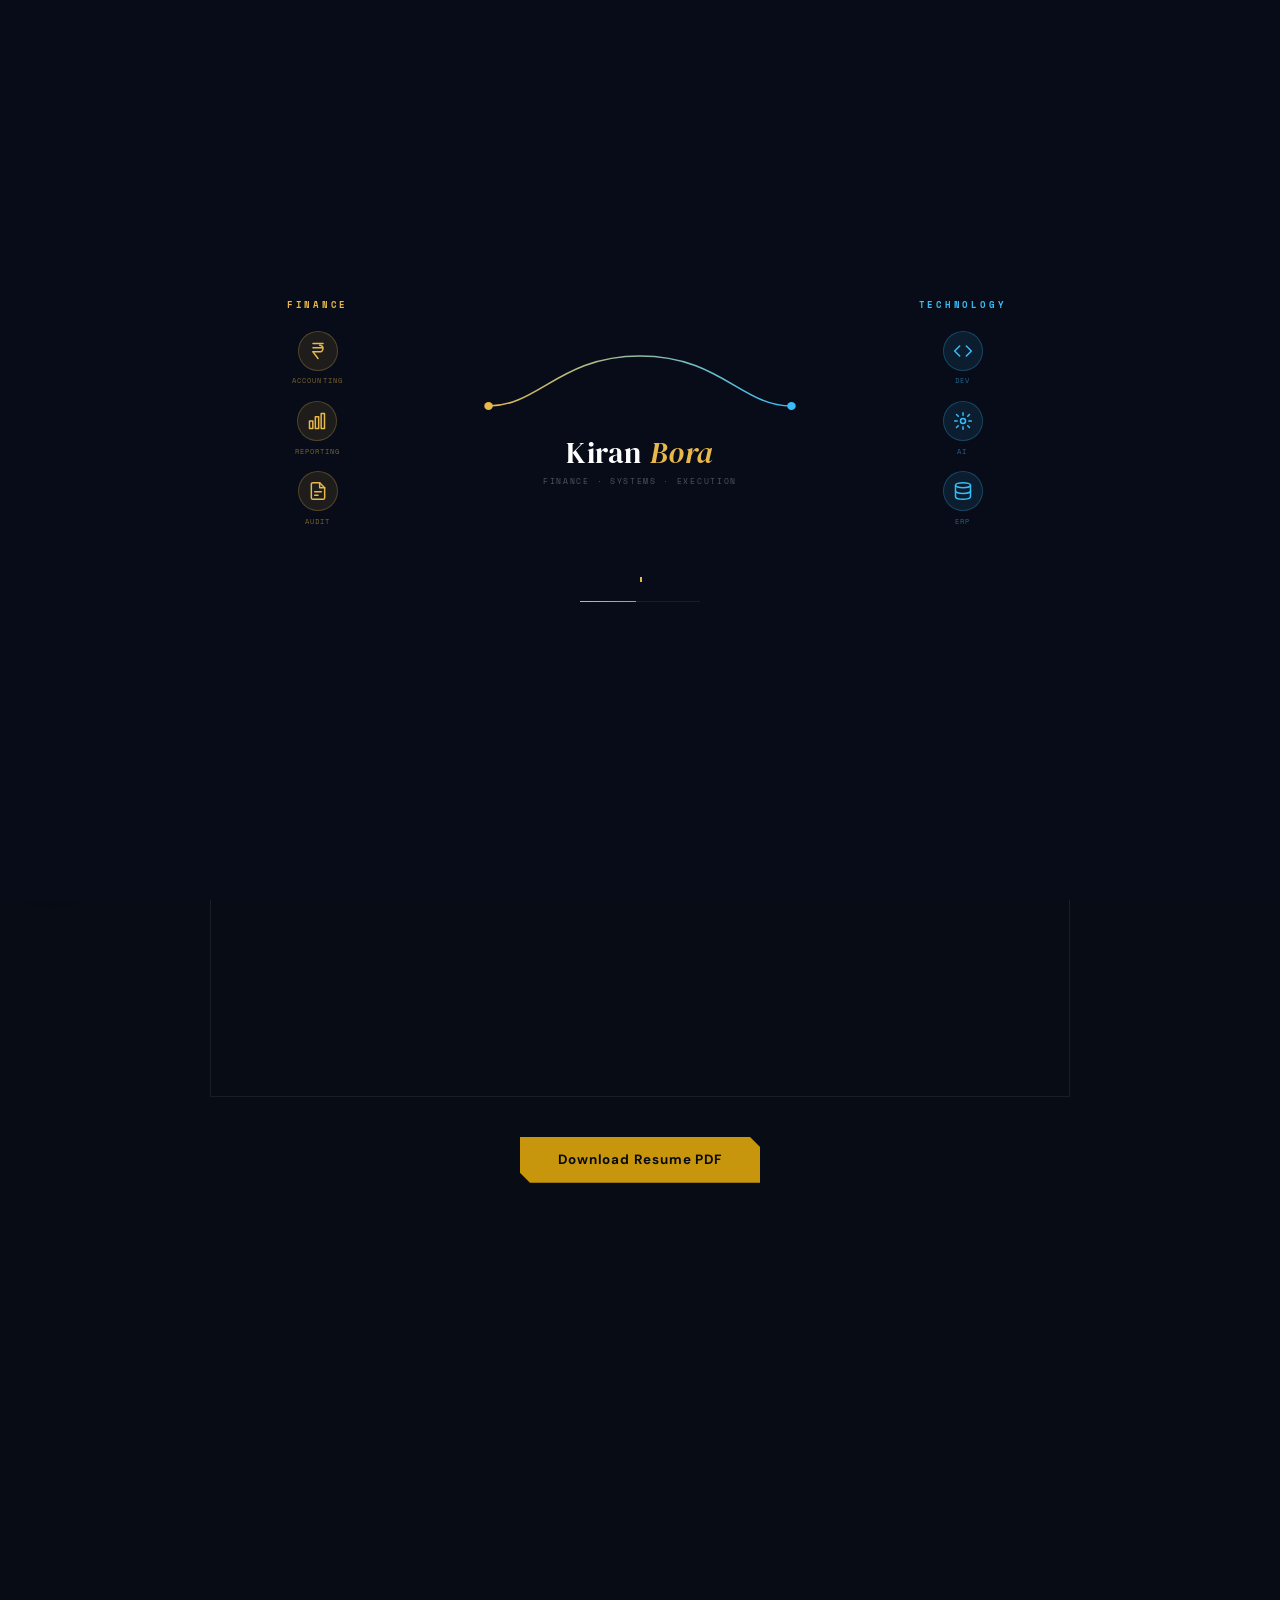
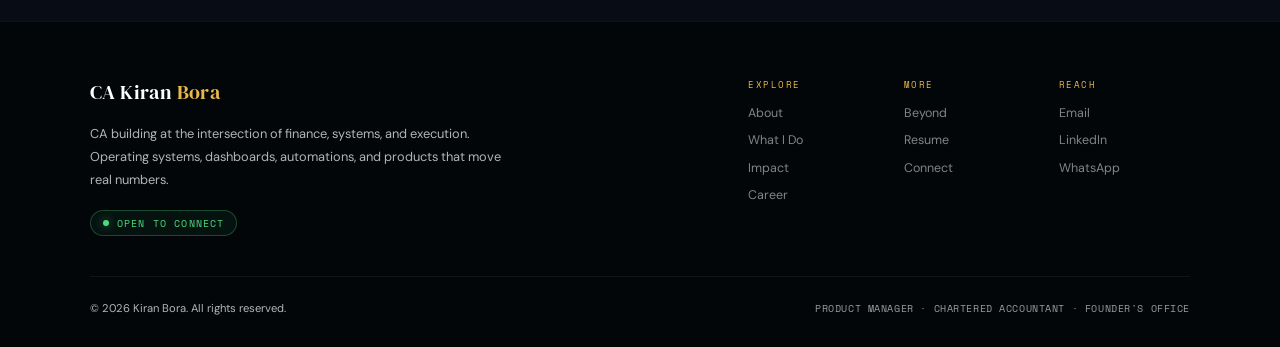
<file: resume.html>
<!DOCTYPE html>
<html lang="en" data-theme="midnight">
<head>
<script>
  (function(){
    var t = 'midnight'; try { t = localStorage.getItem('kb-theme') || 'midnight'; } catch (e) {}
    document.documentElement.setAttribute('data-theme', t);
  })();
</script>
<meta charset="UTF-8">
<meta name="viewport" content="width=device-width, initial-scale=1.0">
<title>Resume | CA Kiran Bora</title>
<meta name="description" content="View or download the two-page resume: Chartered Accountant and Product Manager.">
<meta name="author" content="CA Kiran Bora">
<meta name="robots" content="index, follow">
<meta name="theme-color" content="#070c15">
<link rel="canonical" href="https://cakiranbora.github.io/Profile/resume">
<meta property="og:title" content="Resume | CA Kiran Bora">
<meta property="og:description" content="View or download the two-page resume: Chartered Accountant and Product Manager.">
<meta property="og:type" content="profile">
<meta property="og:site_name" content="CA Kiran Bora">
<meta property="og:locale" content="en_IN">
<meta property="profile:first_name" content="Kiran">
<meta property="profile:last_name" content="Bora">
<meta property="og:url" content="https://cakiranbora.github.io/Profile/resume">
<meta property="og:image" content="https://cakiranbora.github.io/Profile/social-card.jpg?v=2">
<meta property="og:image:secure_url" content="https://cakiranbora.github.io/Profile/social-card.jpg?v=2">
<meta property="og:image:type" content="image/jpeg">
<meta property="og:image:width" content="1200">
<meta property="og:image:height" content="630">
<meta property="og:image:alt" content="CA Kiran Bora, Product Manager and Chartered Accountant">
<meta name="twitter:card" content="summary_large_image">
<meta name="twitter:image" content="https://cakiranbora.github.io/Profile/social-card.jpg?v=2">
<meta name="twitter:image:alt" content="CA Kiran Bora, Product Manager and Chartered Accountant">
<meta name="twitter:title" content="Resume | CA Kiran Bora">
<meta name="twitter:description" content="View or download the two-page resume: Chartered Accountant and Product Manager.">
<link rel="icon" href="favicon.ico" sizes="48x48">
<link rel="icon" href="favicon.svg" type="image/svg+xml">
<link rel="icon" href="favicon-32.png" type="image/png" sizes="32x32">
<link rel="apple-touch-icon" href="apple-touch-icon.png">
<link rel="preconnect" href="https://fonts.googleapis.com">
<link rel="preconnect" href="https://fonts.gstatic.com" crossorigin>
<link href="https://fonts.googleapis.com/css2?family=DM+Serif+Display:ital@0;1&family=DM+Sans:opsz,wght@9..40,300;9..40,400;9..40,500;9..40,600&family=Outfit:wght@300;400;500;600;700&family=Space+Mono:wght@400;700&display=swap" rel="stylesheet">
<link rel="stylesheet" href="assets/vendor/aos.css">
<script type="application/ld+json">
{
  "@context": "https://schema.org",
  "@type": "Person",
  "name": "Kiran Bora",
  "honorificPrefix": "CA",
  "jobTitle": "Product Manager | Chartered Accountant",
  "description": "Product Manager at Recykal (Rapidue Technologies Pvt Ltd) and Chartered Accountant designing fraud prevention and finance logic for Deposit Return Schemes; previously finance transformation and Founder's Office execution at Contetra.",
  "image": "https://cakiranbora.github.io/Profile/KiBo-cut.webp",
  "email": "cakiranbora@gmail.com",
  "telephone": "+917020679009",
  "address": { "@type": "PostalAddress", "addressLocality": "Hyderabad", "addressCountry": "IN" },
  "worksFor": { "@type": "Organization", "name": "Recykal (Rapidue Technologies Pvt Ltd)" },
  "alumniOf": { "@type": "Organization", "name": "Institute of Chartered Accountants of India" },
  "knowsAbout": ["Deposit Return Schemes (DRS)","Fraud Prevention","Settlement Accounting","Financial Close & Consolidation","CXO Dashboards & MIS","Founder's Office Execution","Product Management","AI-assisted Product Building","ICSI Faculty: AI for Company Secretaries","ICAI Study Circle Training","Companies Act & SEBI LODR Compliance"],
  "url": "https://cakiranbora.github.io/Profile/",
  "sameAs": ["https://www.linkedin.com/in/CAKiBo"]
}
</script>
<link rel="stylesheet" href="assets/site.css">
<style>.kb-arc-path{stroke:url(#kbGrad)}.tl-track-line{stroke:url(#tlGrad)}</style>
<script>(function(){try{if(sessionStorage.getItem('kb-loader-seen'))document.documentElement.classList.add('kb-skip-loader');else sessionStorage.setItem('kb-loader-seen','1');}catch(e){}})();</script>
<style>.kb-skip-loader #kb-loader{display:none!important}.kb-skip-loader :is(.hero-pretag,h1.hero-name,.hero-typed-wrap,.hero-summary,.hero-summary-m,.hero-ctas){animation:none!important}</style>
</head>
<body class="kb-inner">
<!-- ICON SPRITE (line icons, currentColor) -->
<svg width="0" height="0" style="position:absolute" aria-hidden="true" focusable="false"><defs>
<symbol id="ic-bank" viewBox="0 0 24 24"><path d="M3 21h18M4 10h16M5 21V10M19 21V10M9 21V10M15 21V10M12 3 4 7v1h16V7z"/></symbol>
<symbol id="ic-bolt" viewBox="0 0 24 24"><path d="M13 2 4.5 13.5H11l-1 8.5L19.5 10H13z"/></symbol>
<symbol id="ic-target" viewBox="0 0 24 24"><circle cx="12" cy="12" r="9"/><circle cx="12" cy="12" r="5"/><circle cx="12" cy="12" r="1.4"/></symbol>
<symbol id="ic-compass" viewBox="0 0 24 24"><circle cx="12" cy="12" r="9"/><path d="m16 8-2.5 5.5L8 16l2.5-5.5z"/></symbol>
<symbol id="ic-workflow" viewBox="0 0 24 24"><rect x="3" y="4" width="6" height="5" rx="1"/><rect x="15" y="15" width="6" height="5" rx="1"/><path d="M9 6.5h5a3 3 0 0 1 3 3V15"/></symbol>
<symbol id="ic-chart" viewBox="0 0 24 24"><path d="M3 3v18h18"/><path d="M7 15l3-4 3 2 4-6"/></symbol>
<symbol id="ic-layers" viewBox="0 0 24 24"><path d="m12 3 9 5-9 5-9-5z"/><path d="m3 13 9 5 9-5"/></symbol>
<symbol id="ic-package" viewBox="0 0 24 24"><path d="M21 8 12 3 3 8v8l9 5 9-5z"/><path d="M3 8l9 5 9-5M12 13v8"/></symbol>
<symbol id="ic-cpu" viewBox="0 0 24 24"><rect x="7" y="7" width="10" height="10" rx="1.5"/><path d="M10 10h4v4h-4zM9 3v3M15 3v3M9 18v3M15 18v3M3 9h3M3 15h3M18 9h3M18 15h3"/></symbol>
<symbol id="ic-gear" viewBox="0 0 24 24"><circle cx="12" cy="12" r="3"/><path d="M12 2v3M12 19v3M22 12h-3M5 12H2m15.5-6.5-2 2m-7 7-2 2m11 0-2-2m-7-7-2-2"/></symbol>
<symbol id="ic-clipboard" viewBox="0 0 24 24"><rect x="5" y="4" width="14" height="17" rx="2"/><path d="M9 4a1 1 0 0 1 1-1h4a1 1 0 0 1 1 1v1H9zM9 11h6M9 15h4"/></symbol>
<symbol id="ic-database" viewBox="0 0 24 24"><ellipse cx="12" cy="5" rx="8" ry="3"/><path d="M4 5v14c0 1.7 3.6 3 8 3s8-1.3 8-3V5M4 12c0 1.7 3.6 3 8 3s8-1.3 8-3"/></symbol>
<symbol id="ic-pen" viewBox="0 0 24 24"><path d="M12 19l7-7 3 3-7 7-3 0z" transform="translate(-3 -3)"/><path d="M14 6l3 3M3 21l3.5-1 9-9-2.5-2.5-9 9z"/></symbol>
<symbol id="ic-code" viewBox="0 0 24 24"><path d="m9 8-4 4 4 4M15 8l4 4-4 4"/></symbol>
<symbol id="ic-teach" viewBox="0 0 24 24"><rect x="3" y="4" width="18" height="12" rx="1.5"/><path d="M12 16v4M8 20h8"/></symbol>
<symbol id="ic-trophy" viewBox="0 0 24 24"><path d="M7 4h10v5a5 5 0 0 1-10 0z"/><path d="M7 6H4v2a3 3 0 0 0 3 3M17 6h3v2a3 3 0 0 1-3 3M10 14h4M9 20h6M12 14v6"/></symbol>
<symbol id="ic-activity" viewBox="0 0 24 24"><path d="M3 12h4l2.5-7 5 14L17 12h4"/></symbol>
<symbol id="ic-mail" viewBox="0 0 24 24"><rect x="3" y="5" width="18" height="14" rx="2"/><path d="m3 7 9 6 9-6"/></symbol>
<symbol id="ic-phone" viewBox="0 0 24 24"><path d="M6 3h3l2 5-2.5 1.5a11 11 0 0 0 5 5L16 14l5 2v3a2 2 0 0 1-2 2A16 16 0 0 1 4 5a2 2 0 0 1 2-2z"/></symbol>
</defs></svg>
<!-- LOADER -->
<div id="kb-loader">
  <div class="kb-stage">
    <!-- Left: Finance -->
    <div class="kb-pillar left" id="kb-left">
      <div class="kb-pillar-label">Finance</div>
      <div class="kb-icons">
        <div class="kb-icon-item" data-d="0">
          <div class="kb-icon-circle">
            <svg width="20" height="20" viewBox="0 0 24 24" fill="none" stroke="#e8b84b" stroke-width="1.8" stroke-linecap="round" stroke-linejoin="round"><path d="M6 3h12M6 8h12M6 13h8c2.2 0 4-1.8 4-4s-1.8-4-4-4"/><path d="M6 13l6 8"/></svg>
          </div>
          <span class="kb-icon-caption">Accounting</span>
        </div>
        <div class="kb-icon-item" data-d="220">
          <div class="kb-icon-circle">
            <svg width="20" height="20" viewBox="0 0 24 24" fill="none" stroke="#e8b84b" stroke-width="1.8" stroke-linecap="round" stroke-linejoin="round"><rect x="3" y="12" width="4" height="9"/><rect x="10" y="7" width="4" height="14"/><rect x="17" y="3" width="4" height="18"/></svg>
          </div>
          <span class="kb-icon-caption">Reporting</span>
        </div>
        <div class="kb-icon-item" data-d="440">
          <div class="kb-icon-circle">
            <svg width="20" height="20" viewBox="0 0 24 24" fill="none" stroke="#e8b84b" stroke-width="1.8" stroke-linecap="round" stroke-linejoin="round"><path d="M14 2H6a2 2 0 0 0-2 2v16a2 2 0 0 0 2 2h12a2 2 0 0 0 2-2V8z"/><polyline points="14 2 14 8 20 8"/><line x1="8" y1="13" x2="16" y2="13"/><line x1="8" y1="17" x2="12" y2="17"/></svg>
          </div>
          <span class="kb-icon-caption">Audit</span>
        </div>
      </div>
    </div>
    <!-- Center: Bridge -->
    <div class="kb-bridge-col">
      <svg class="kb-bridge-svg" viewBox="0 0 300 85" preserveAspectRatio="none">
        <defs>
          <linearGradient id="kbGrad" x1="0%" y1="0%" x2="100%" y2="0%">
            <stop offset="0%" stop-color="#e8b84b"/>
            <stop offset="100%" stop-color="#38bdf8"/>
          </linearGradient>
        </defs>
        <circle class="kb-dot-l" id="kb-dot-l" cx="8" cy="68" r="4" fill="#e8b84b"/>
        <path class="kb-arc-path" id="kb-arc" d="M8,68 C55,68 75,18 150,18 C225,18 245,68 292,68"/>
        <circle class="kb-dot-r" id="kb-dot-r" cx="292" cy="68" r="4" fill="#38bdf8"/>
      </svg>
      <div class="kb-name-block" id="kb-name-block">
        <div class="kb-name-main">Kiran <em>Bora</em></div>
        <span class="kb-name-sub">Finance &middot; Systems &middot; Execution</span>
      </div>
    </div>
    <!-- Right: Technology -->
    <div class="kb-pillar right" id="kb-right">
      <div class="kb-pillar-label">Technology</div>
      <div class="kb-icons">
        <div class="kb-icon-item" data-d="110">
          <div class="kb-icon-circle">
            <svg width="20" height="20" viewBox="0 0 24 24" fill="none" stroke="#38bdf8" stroke-width="1.8" stroke-linecap="round" stroke-linejoin="round"><polyline points="16 18 22 12 16 6"/><polyline points="8 6 2 12 8 18"/></svg>
          </div>
          <span class="kb-icon-caption">Dev</span>
        </div>
        <div class="kb-icon-item" data-d="330">
          <div class="kb-icon-circle">
            <svg width="20" height="20" viewBox="0 0 24 24" fill="none" stroke="#38bdf8" stroke-width="1.8" stroke-linecap="round" stroke-linejoin="round"><circle cx="12" cy="12" r="3"/><path d="M12 2v3M12 19v3M4.22 4.22l2.12 2.12M17.66 17.66l2.12 2.12M2 12h3M19 12h3M4.22 19.78l2.12-2.12M17.66 6.34l2.12-2.12"/></svg>
          </div>
          <span class="kb-icon-caption">AI</span>
        </div>
        <div class="kb-icon-item" data-d="550">
          <div class="kb-icon-circle">
            <svg width="20" height="20" viewBox="0 0 24 24" fill="none" stroke="#38bdf8" stroke-width="1.8" stroke-linecap="round" stroke-linejoin="round"><ellipse cx="12" cy="5" rx="9" ry="3"/><path d="M21 12c0 1.66-4 3-9 3s-9-1.34-9-3"/><path d="M3 5v14c0 1.66 4 3 9 3s9-1.34 9-3V5"/></svg>
          </div>
          <span class="kb-icon-caption">ERP</span>
        </div>
      </div>
    </div>
  </div>
  <!-- Bottom: tagline types out + progress bar -->
  <div class="kb-bottom" id="kb-bottom">
    <div class="kb-tagline"><span id="kb-typed"></span><span class="kb-blink"></span></div>
    <div class="kb-bar-wrap"><div class="kb-bar-fill" id="kb-bar"></div></div>
  </div>
  <script>
  (function(){
    if(document.documentElement.classList.contains('kb-skip-loader'))return;
    var fastLoader =
      (window.matchMedia && window.matchMedia('(max-width: 768px)').matches) ||
      (window.matchMedia && window.matchMedia('(max-height: 500px) and (orientation: landscape)').matches) ||
      (window.matchMedia && window.matchMedia('(prefers-reduced-motion: reduce)').matches);
    var T = fastLoader ? 1200 : 3000;
    var TL='FINANCE \u00B7 SYSTEMS \u00B7 EXECUTION';
    setTimeout(function(){
      document.getElementById('kb-left').classList.add('visible');
      document.getElementById('kb-right').classList.add('visible');
    },150);
    document.querySelectorAll('.kb-icon-item').forEach(function(el){
      var d=parseInt(el.getAttribute('data-d'))||0;
      setTimeout(function(){el.classList.add('lit');},220+d*0.45);
    });
    setTimeout(function(){
      document.getElementById('kb-dot-l').classList.add('show');
      document.getElementById('kb-dot-r').classList.add('show');
    },620);
    setTimeout(function(){
      document.getElementById('kb-arc').classList.add('drawn');
    },720);
    setTimeout(function(){
      document.getElementById('kb-name-block').classList.add('show');
    },1300);
    setTimeout(function(){
      var b=document.getElementById('kb-bottom');
      var el=document.getElementById('kb-typed');
      b.classList.add('show');
      var i=0;
      var iv=setInterval(function(){
        if(i<=TL.length){el.textContent=TL.slice(0,i);i++;}
        else{clearInterval(iv);}
      },32);
    },1550);
    var p=0,bar=document.getElementById('kb-bar');
    var pi=setInterval(function(){
      p=Math.min(p+1.6,100);bar.style.width=p+'%';
      if(p>=100)clearInterval(pi);
    },T/62);
    setTimeout(function(){
      var l=document.getElementById('kb-loader');
      l.classList.add('hidden');document.body.classList.add('kb-ready');document.dispatchEvent(new Event('kb:loader-done'));
      setTimeout(function(){if(l)l.style.display='none';},900);
    },T);
  })();
  </script>
</div>
<!-- END LOADER -->
<div id="cursor"></div>
<div id="cursor-ring"></div>
<div id="progress"></div>

<!-- NAV -->
<nav id="main-nav" aria-label="Main">
  <a class="nav-logo" href="./">CA Kiran <span>Bora</span></a>
  <ul class="nav-links kb-top-links">
    <li><a href="./">Home</a></li>
    <li><a href="what-i-do">What I Do</a></li>
    <li><a href="impact">Impact</a></li>
    <li><a href="career">Career</a></li>
    <li><a href="beyond">Beyond</a></li>
    <li><a class="active" aria-current="page" href="resume">Resume</a></li>
  </ul>
  <div class="kb-nav-right">
    <a class="nav-cta" href="connect">Let's Connect</a>
    <button type="button" id="side-open" aria-label="Open menu">
      <span></span><span></span><span></span>
    </button>
  </div>
</nav>
<div id="mobile-menu">
  <a href="./#about">About</a>
  <a href="what-i-do">What I Do</a>
  <a href="impact">Impact</a>
  <a href="career">Career</a>
  <a href="beyond">Beyond</a>
  <a href="resume">Resume</a>
  <a href="connect">Connect</a>
</div>

<div id="theme-switcher">
  <div id="theme-panel">
    <button type="button" class="theme-opt active" data-theme="midnight" id="theme-midnight">
      <span class="theme-swatch swatch-midnight"></span>Midnight
    </button>
    <button type="button" class="theme-opt" data-theme="obsidian" id="theme-obsidian">
      <span class="theme-swatch swatch-obsidian"></span>Obsidian
    </button>
    <button type="button" class="theme-opt" data-theme="slate" id="theme-slate">
      <span class="theme-swatch swatch-deepslate"></span>Deep Slate
    </button>
    <button type="button" class="theme-opt" data-theme="parchment" id="theme-parchment">
      <span class="theme-swatch swatch-parchment"></span>Parchment
    </button>
    <button type="button" class="theme-opt" data-theme="arctic" id="theme-arctic">
      <span class="theme-swatch swatch-arctic"></span>Arctic
    </button>
  </div>
  <button type="button" id="theme-toggle-btn" title="Change Theme" aria-label="Theme switcher">&#9680;</button>
</div>

<main id="main-content">
<section id="resume">
  <div class="section-center">
    <div class="section-eyebrow center">Resume</div>
    <h1 class="section-title">Resume: View &amp; Download</h1>
  </div>
  <div class="resume-wrap">
    <p>My latest two-page resume: Product Manager at Recykal, 18 months of finance transformation and Founder's Office execution at Contetra, corporate banking at IDFC FIRST Bank, and CA articleship. 6+ years including articleship.</p>
    <div class="resume-frame" id="resume-frame">
      <div class="resume-loader" id="resume-loader">Loading resume preview</div>
      <iframe src="CA_Kiran_Bora_Resume.pdf#toolbar=0&amp;view=FitH" id="resume-iframe" title="CA Kiran Bora Resume"
        onload="document.getElementById('resume-loader').style.display='none';document.getElementById('resume-fallback').style.display='none'"></iframe>
    <div class="resume-fallback" id="resume-fallback">
        <p>PDF preview not available in your browser. Please download the resume directly.</p>
        <a href="CA_Kiran_Bora_Resume.pdf" download="CA_Kiran_Bora_Resume.pdf" class="btn-gold">Download Resume PDF</a>
      </div>
      <script>if(navigator.pdfViewerEnabled===false){var rl=document.getElementById('resume-loader'),rf=document.getElementById('resume-fallback');if(rl)rl.style.display='none';if(rf)rf.style.display='flex';}</script>
    </div>
    <p class="resume-mobile-note">Mobile browsers handle PDF previews differently. Open the resume in a new tab or download it directly.</p>
    <a class="pdf-mobile-btn btn-gold" href="CA_Kiran_Bora_Resume.pdf#toolbar=0" target="_blank" rel="noopener noreferrer">View Resume PDF</a>
    <a href="CA_Kiran_Bora_Resume.pdf" download="CA_Kiran_Bora_Resume.pdf" class="btn-gold">Download Resume PDF</a>
  </div>
</section>
<section class="kb-next" data-aos="fade-up"><a class="kb-next-link" href="connect"><span class="section-eyebrow gold center">Next</span><span class="kb-next-title">Let's Talk <span class="kb-next-arrow">&rarr;</span></span><span class="kb-next-sub">Email, WhatsApp or LinkedIn</span></a></section>

</main>

<footer>
  <div class="footer-top">
    <div class="footer-brand">
      <a class="nav-logo footer-logo" href="./">CA Kiran <span>Bora</span></a>
      <p class="footer-tag">CA building at the intersection of finance, systems, and execution. Operating systems, dashboards, automations, and products that move real numbers.</p>
      <span class="footer-status"><span class="footer-status-dot"></span>Open to Connect</span>
    </div>
    <div class="footer-cols">
      <div class="footer-col">
        <div class="footer-col-h">Explore</div>
        <a href="./#about">About</a>
        <a href="what-i-do">What I Do</a>
        <a href="impact">Impact</a>
        <a href="career">Career</a>
      </div>
      <div class="footer-col">
        <div class="footer-col-h">More</div>
        <a href="beyond">Beyond</a>
        <a href="resume">Resume</a>
        <a href="connect">Connect</a>
      </div>
      <div class="footer-col">
        <div class="footer-col-h">Reach</div>
        <a href="mailto:cakiranbora@gmail.com">Email</a>
        <a href="https://linkedin.com/in/CAKiBo" target="_blank" rel="noopener noreferrer">LinkedIn</a>
        <a href="https://wa.me/917020679009?text=Hi%20Kiran%2C%20I%20came%20across%20your%20portfolio%20and%20would%20like%20to%20connect." target="_blank" rel="noopener noreferrer">WhatsApp</a>
      </div>
    </div>
  </div>
  <div class="footer-bottom">
    <p>&copy; 2026 Kiran Bora. All rights reserved.</p>
    <p class="footer-meta">Product Manager &middot; Chartered Accountant &middot; Founder's Office</p>
  </div>
</footer>

  <!-- SIDE PANEL -->
  <div id="side-overlay"></div>
  <aside id="side-panel">
    <div class="sp-top">
      <a class="nav-logo sp-logo" href="./">CA Kiran <span>Bora</span></a>
      <button type="button" id="side-close">&times;</button>
    </div>

    <div class="sp-nav">
      <a class="sp-link" href="./">
        <span class="sp-num">01</span><span class="sp-name">Home</span>
        <span class="sp-arrow">&rarr;</span>
      </a>
      <a class="sp-link" href="what-i-do">
        <span class="sp-num">02</span><span class="sp-name">What I Do</span>
        <span class="sp-arrow">&rarr;</span>
      </a>
      <a class="sp-link" href="impact">
        <span class="sp-num">03</span><span class="sp-name">Impact</span>
        <span class="sp-arrow">&rarr;</span>
      </a>
      <a class="sp-link" href="career">
        <span class="sp-num">04</span><span class="sp-name">Career</span>
        <span class="sp-arrow">&rarr;</span>
      </a>
      <a class="sp-link" href="beyond">
        <span class="sp-num">05</span><span class="sp-name">Beyond Work</span>
        <span class="sp-arrow">&rarr;</span>
      </a>
      <a class="sp-link active" href="resume" aria-current="page">
        <span class="sp-num">06</span><span class="sp-name">Resume</span>
        <span class="sp-arrow">&rarr;</span>
      </a>
      <a class="sp-link sp-link-cta" href="connect">
        <span class="sp-num">07</span><span class="sp-name">Let's Connect &rarr;</span>
        <span class="sp-arrow">&rarr;</span>
      </a>
    </div>

    <div class="sp-divider"></div>

    <div class="sp-theme-block">
      <div class="sp-theme-label">Theme</div>
      <div class="sp-theme-row">
        <button type="button" class="sp-swatch" data-theme="midnight" title="Midnight" aria-label="Midnight theme"></button>
        <button type="button" class="sp-swatch" data-theme="obsidian" title="Obsidian" aria-label="Obsidian theme"></button>
        <button type="button" class="sp-swatch" data-theme="slate" title="Slate" aria-label="Slate theme"></button>
        <button type="button" class="sp-swatch" data-theme="parchment" title="Parchment" aria-label="Parchment theme"></button>
        <button type="button" class="sp-swatch" data-theme="arctic" title="Arctic" aria-label="Arctic theme"></button>
      </div>
    </div>

    <div class="sp-footer-links">
      <a href="mailto:cakiranbora@gmail.com">cakiranbora@gmail.com</a>
      <a href="https://linkedin.com/in/CAKiBo" target="_blank" rel="noopener noreferrer">linkedin.com/in/CAKiBo</a>
    </div>
  </aside>

<div id="chat-bubble">
  <div id="chat-win">

    
    <div class="cw-header">
      <div class="cw-avatar">K</div>
      <div class="cw-header-info">
        <div class="cw-name">Profile Guide</div>
      </div>
      <button type="button" class="cw-close" aria-label="Close chat">&times;</button>
    </div>

    
    <div class="cw-messages" id="cw-messages">
      
    </div>

    
    <div class="cw-chips" id="cw-chips"></div>

    
    <div class="cw-input-row">
      <label class="sr-only" for="cw-input">Ask the profile guide about Kiran</label>
      <textarea id="cw-input" class="cw-input" aria-label="Ask the profile guide about Kiran" placeholder="Ask anything about Kiran..." rows="1"
        onkeydown="handleChatKey(event)"></textarea>
      <button type="button" class="cw-send" id="cw-send-btn" aria-label="Send message" title="Send message">
        <svg width="16" height="16" viewBox="0 0 24 24" fill="none" stroke="currentColor" stroke-width="2.5">
          <line x1="22" y1="2" x2="11" y2="13"></line>
          <polygon points="22 2 15 22 11 13 2 9 22 2"></polygon>
        </svg>
      </button>
    </div>

  </div>

  
  <button type="button" id="chat-toggle">
    <span id="chat-toggle-icon" aria-hidden="true">
      <svg viewBox="0 0 24 24" focusable="false">
        <path d="M12 3.2c-4.8 0-8.8 3.3-8.8 7.4 0 2.3 1.3 4.4 3.3 5.7l-.7 3.1 3.4-1.7c.9.2 1.8.3 2.8.3 4.8 0 8.8-3.3 8.8-7.4S16.8 3.2 12 3.2Zm-3.4 8.2a1.1 1.1 0 1 1 0-2.2 1.1 1.1 0 0 1 0 2.2Zm3.4 0a1.1 1.1 0 1 1 0-2.2 1.1 1.1 0 0 1 0 2.2Zm3.4 0a1.1 1.1 0 1 1 0-2.2 1.1 1.1 0 0 1 0 2.2Z" fill="currentColor"/>
      </svg>
    </span>
    <span class="chat-toggle-label">Profile Guide</span>
  </button>
</div>

<script>(function(){function u(){document.documentElement.classList.toggle('kb-scrolled',window.scrollY>window.innerHeight*0.6);}window.addEventListener('scroll',u,{passive:true});u();})();</script>
<a class="whatsapp-float"
   href="https://wa.me/917020679009?text=Hi%20Kiran%2C%20I%20came%20across%20your%20portfolio%20and%20would%20like%20to%20connect."
   target="_blank"
   rel="noopener noreferrer"
   aria-label="Message Kiran on WhatsApp">
  <svg viewBox="0 0 24 24" focusable="false" aria-hidden="true">
    <path d="M12.04 2C6.58 2 2.13 6.45 2.13 11.91c0 1.75.46 3.45 1.32 4.95L2 22l5.25-1.38c1.45.79 3.08 1.21 4.79 1.21h.01c5.46 0 9.91-4.45 9.91-9.91 0-2.65-1.03-5.14-2.9-7.01C17.18 3.03 14.69 2 12.04 2Zm0 1.67c2.2 0 4.27.86 5.82 2.42a8.19 8.19 0 0 1 2.41 5.82c0 4.54-3.7 8.24-8.24 8.24h-.01c-1.52 0-3.01-.41-4.31-1.18l-.31-.18-3.21.84.86-3.13-.2-.32a8.21 8.21 0 0 1-1.26-4.36c0-4.54 3.7-8.24 8.24-8.24Zm4.52 9.93c-.25-.12-1.47-.72-1.69-.81-.23-.08-.39-.12-.56.12-.16.25-.64.81-.79.97-.14.17-.29.19-.54.06-.25-.12-1.05-.39-1.99-1.23-.74-.66-1.23-1.47-1.38-1.72-.14-.25-.01-.38.11-.5.11-.11.25-.29.37-.43.12-.14.16-.25.25-.41.08-.17.04-.31-.02-.43-.06-.12-.56-1.34-.76-1.84-.2-.48-.4-.42-.56-.43-.14-.01-.31-.01-.48-.01-.17 0-.43.06-.66.31-.23.25-.86.85-.86 2.07 0 1.22.89 2.4 1.01 2.56.12.17 1.75 2.67 4.25 3.74.59.26 1.05.41 1.41.52.59.19 1.13.16 1.56.1.48-.07 1.47-.6 1.68-1.18.21-.58.21-1.07.14-1.18-.06-.11-.22-.17-.47-.29Z" fill="currentColor"/>
  </svg>
</a>

<button type="button" id="btt" title="Back to top">&uarr;</button>

<script src="assets/vendor/aos.js"></script>
<script src="assets/vendor/vanilla-tilt.min.js"></script>
<script src="assets/vendor/typed.umd.js"></script>

<script src="assets/site.js"></script>

<!-- EMAIL MODAL -->
<div id="em-overlay">
  <div id="em-modal" role="dialog" aria-modal="true">
    <div class="em-head">
      <div><div class="em-title">Open with...</div><div class="em-sub">Choose how to send your email</div></div>
      <button type="button" class="em-x" aria-label="Close">&#x2715;</button>
    </div>
    <div class="em-addr">cakiranbora@gmail.com</div>
    <div class="em-opts">
      <a class="em-opt" data-email-close="true" href="https://mail.google.com/mail/?view=cm&to=cakiranbora@gmail.com" target="_blank" rel="noopener noreferrer">
        <div class="em-opt-icon ic-gmail">
          <svg width="18" height="18" viewBox="0 0 48 48"><path fill="#EA4335" d="M6 40h6V22.5L4 16v20c0 2.2 1.8 4 2 4z"/><path fill="#34A853" d="M36 40h6c2.2 0 4-1.8 4-4V16l-10 6.5V40z"/><path fill="#FBBC04" d="M36 8H12L4 16l20 13 20-13L36 8z"/><path fill="#4285F4" d="M12 8L4 16v.5L12 22.5l12-7.8 12 7.8 8-6V16L36 8H12z"/></svg>
        </div>
        <div><span class="em-opt-label">Gmail</span><span class="em-opt-desc">Open in Gmail (browser)</span></div>
      </a>
      <a class="em-opt" data-email-close="true" href="https://outlook.live.com/mail/0/deeplink/compose?to=cakiranbora@gmail.com" target="_blank" rel="noopener noreferrer">
        <div class="em-opt-icon ic-outlook">
          <svg width="18" height="18" viewBox="0 0 48 48"><rect width="48" height="48" rx="4" fill="#0078D4"/><path d="M8 14l16 10 16-10V34H8V14z" fill="none" stroke="white" stroke-width="2.5"/><path d="M8 14l16 10 16-10" fill="none" stroke="white" stroke-width="2.5"/></svg>
        </div>
        <div><span class="em-opt-label">Outlook Web</span><span class="em-opt-desc">Open in Outlook (browser)</span></div>
      </a>
      <button type="button" class="em-opt" data-email-default="true">
        <div class="em-opt-icon ic-default">&#x1F4E7;</div>
        <div><span class="em-opt-label">Default Mail App</span><span class="em-opt-desc">Opens your device mail app</span></div>
      </button>
      <button type="button" class="em-opt" data-email-copy="true">
        <div class="em-opt-icon ic-copy">&#x1F4CB;</div>
        <div><span class="em-opt-label">Copy Email Address</span><span class="em-opt-desc">Copy to clipboard</span></div>
      </button>
    </div>
    <div class="em-copied" id="em-copied">&#x2713;&nbsp; Copied: cakiranbora@gmail.com</div>
  </div>
</div>
<!-- END EMAIL MODAL -->

<!-- End of body -->

<script>
/* Hero portrait subtle 3D tilt on pointer move (desktop, motion-safe) */
(function(){
  var stage = document.getElementById('hero-photo-stage');
  var hero = document.getElementById('hero');
  if(!stage || !hero) return;
  if(window.matchMedia && window.matchMedia('(prefers-reduced-motion: reduce)').matches) return;
  if(window.matchMedia && window.matchMedia('(hover: none)').matches) return;
  var raf = null, tx = 0, ty = 0;
  hero.addEventListener('mousemove', function(e){
    var r = hero.getBoundingClientRect();
    var px = (e.clientX - r.left) / r.width - 0.5;
    var py = (e.clientY - r.top) / r.height - 0.5;
    tx = px * 10;          // max ~10deg yaw
    ty = -py * 7;          // max ~7deg pitch
    if(!raf) raf = requestAnimationFrame(apply);
  });
  hero.addEventListener('mouseleave', function(){ tx = 0; ty = 0; if(!raf) raf = requestAnimationFrame(apply); });
  function apply(){
    raf = null;
    stage.style.transform = 'rotateY(' + tx.toFixed(2) + 'deg) rotateX(' + ty.toFixed(2) + 'deg)';
  }
})();
</script>

</body>
</html>
</file>
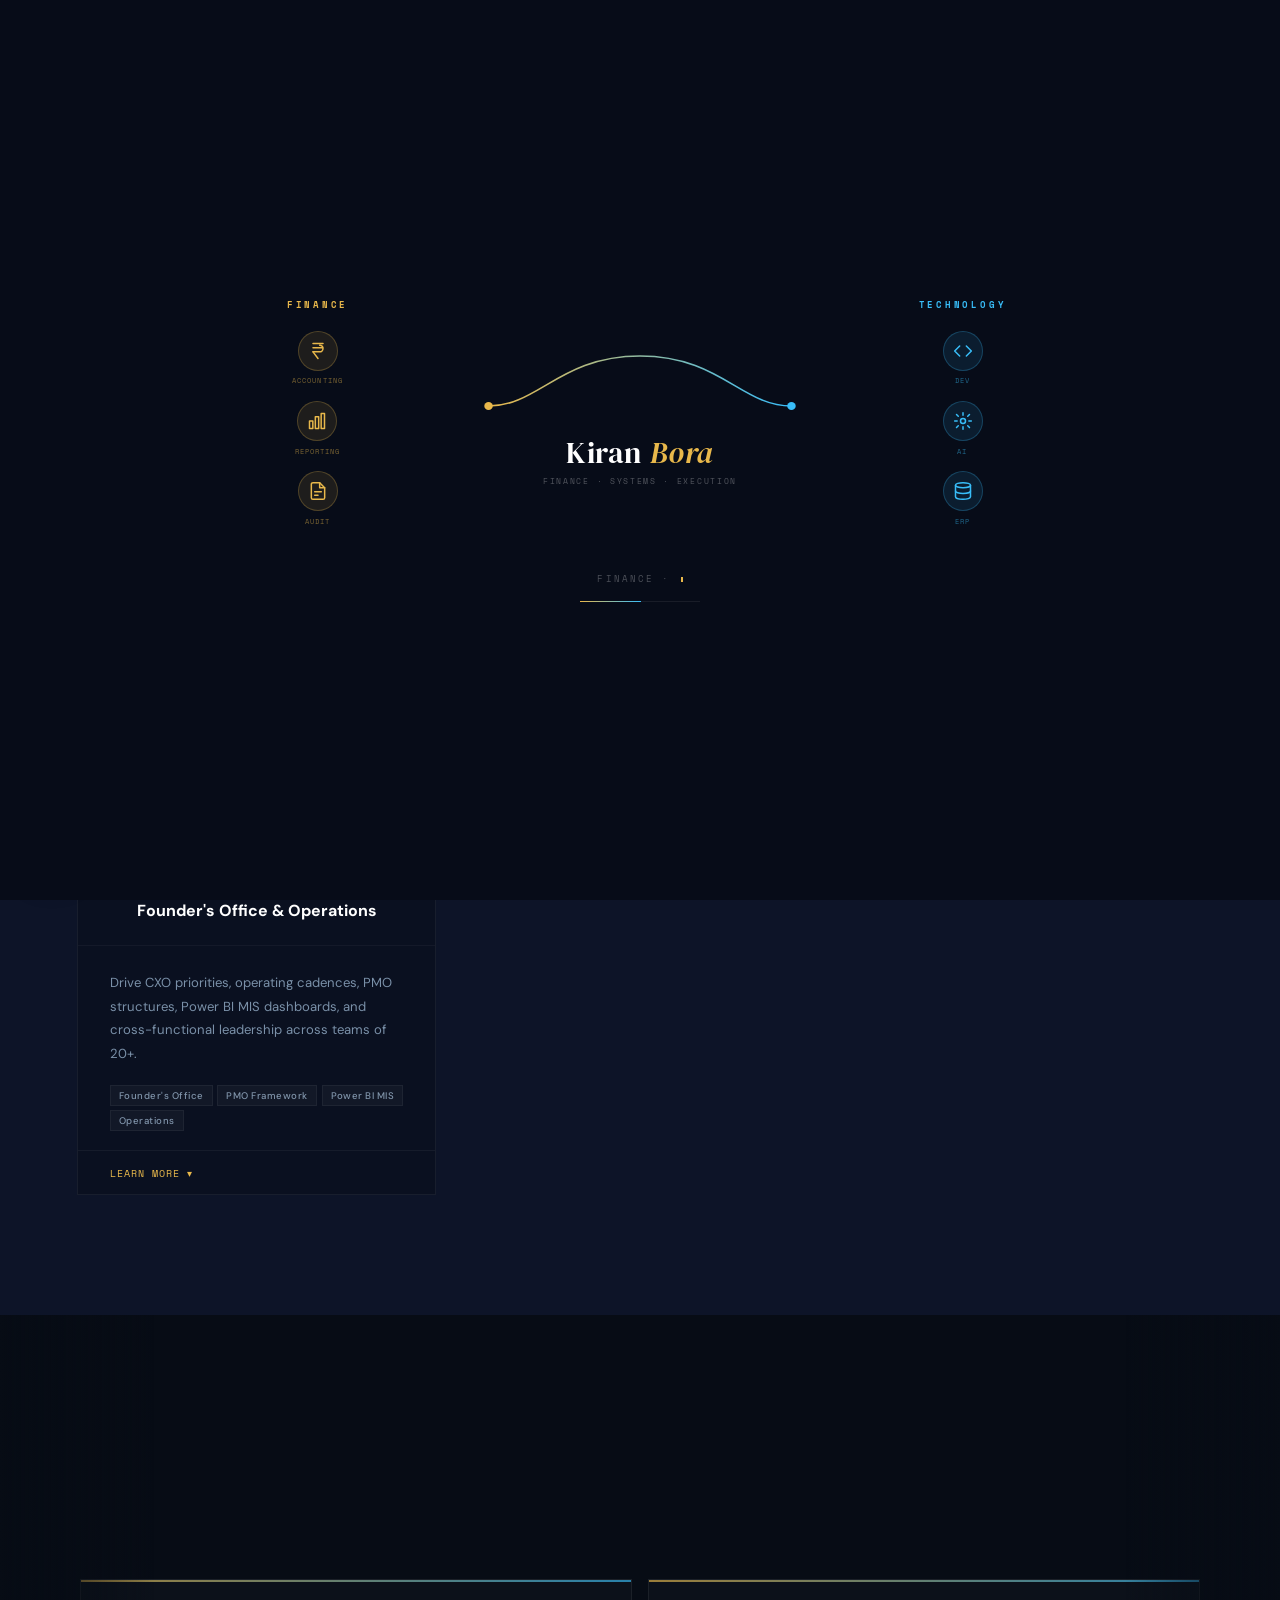
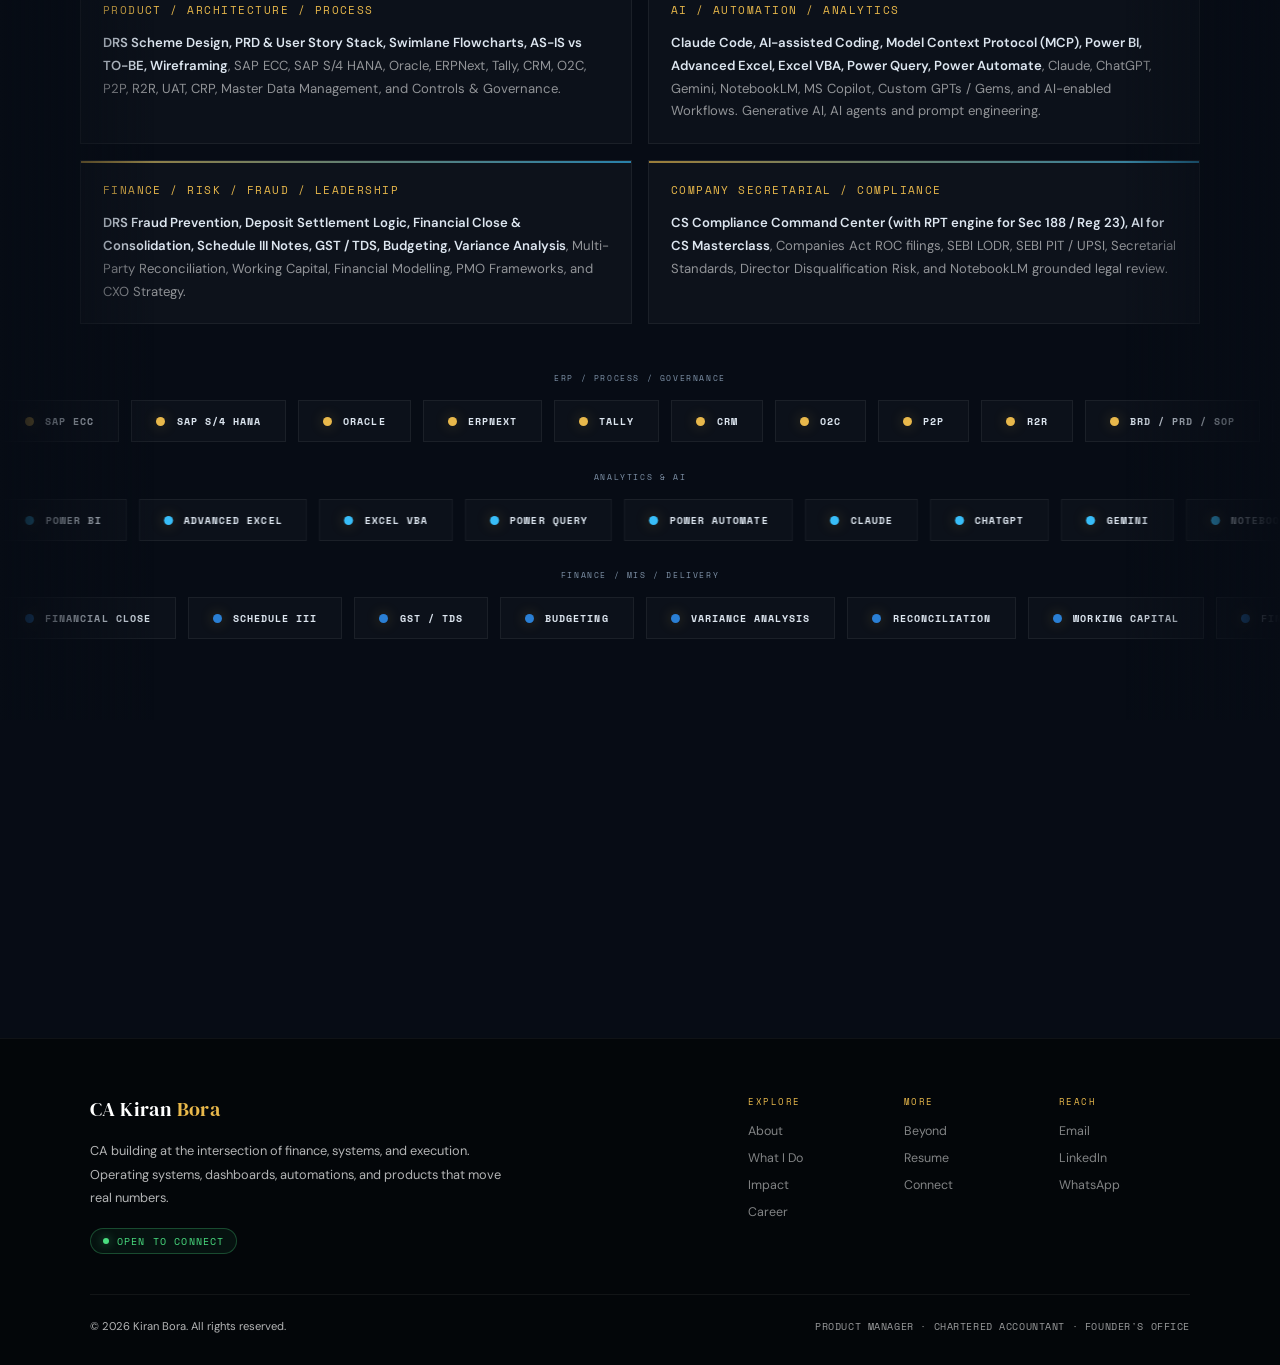
<file: what-i-do.html>
<!DOCTYPE html>
<html lang="en" data-theme="midnight">
<head>
<script>
  (function(){
    var t = 'midnight'; try { t = localStorage.getItem('kb-theme') || 'midnight'; } catch (e) {}
    document.documentElement.setAttribute('data-theme', t);
  })();
</script>
<meta charset="UTF-8">
<meta name="viewport" content="width=device-width, initial-scale=1.0">
<title>What I Do | CA Kiran Bora</title>
<meta name="description" content="Products from business problems: DRS fraud and settlement, finance systems and CXO dashboards.">
<meta name="author" content="CA Kiran Bora">
<meta name="robots" content="index, follow">
<meta name="theme-color" content="#070c15">
<link rel="canonical" href="https://cakiranbora.github.io/Profile/what-i-do">
<meta property="og:title" content="What I Do | CA Kiran Bora">
<meta property="og:description" content="Products from business problems: DRS fraud and settlement, finance systems and CXO dashboards.">
<meta property="og:type" content="profile">
<meta property="og:site_name" content="CA Kiran Bora">
<meta property="og:locale" content="en_IN">
<meta property="profile:first_name" content="Kiran">
<meta property="profile:last_name" content="Bora">
<meta property="og:url" content="https://cakiranbora.github.io/Profile/what-i-do">
<meta property="og:image" content="https://cakiranbora.github.io/Profile/social-card.jpg?v=2">
<meta property="og:image:secure_url" content="https://cakiranbora.github.io/Profile/social-card.jpg?v=2">
<meta property="og:image:type" content="image/jpeg">
<meta property="og:image:width" content="1200">
<meta property="og:image:height" content="630">
<meta property="og:image:alt" content="CA Kiran Bora, Product Manager and Chartered Accountant">
<meta name="twitter:card" content="summary_large_image">
<meta name="twitter:image" content="https://cakiranbora.github.io/Profile/social-card.jpg?v=2">
<meta name="twitter:image:alt" content="CA Kiran Bora, Product Manager and Chartered Accountant">
<meta name="twitter:title" content="What I Do | CA Kiran Bora">
<meta name="twitter:description" content="Products from business problems: DRS fraud and settlement, finance systems and CXO dashboards.">
<link rel="icon" href="favicon.ico" sizes="48x48">
<link rel="icon" href="favicon.svg" type="image/svg+xml">
<link rel="icon" href="favicon-32.png" type="image/png" sizes="32x32">
<link rel="apple-touch-icon" href="apple-touch-icon.png">
<link rel="preconnect" href="https://fonts.googleapis.com">
<link rel="preconnect" href="https://fonts.gstatic.com" crossorigin>
<link href="https://fonts.googleapis.com/css2?family=DM+Serif+Display:ital@0;1&family=DM+Sans:opsz,wght@9..40,300;9..40,400;9..40,500;9..40,600&family=Outfit:wght@300;400;500;600;700&family=Space+Mono:wght@400;700&display=swap" rel="stylesheet">
<link rel="stylesheet" href="assets/vendor/aos.css">
<script type="application/ld+json">
{
  "@context": "https://schema.org",
  "@type": "Person",
  "name": "Kiran Bora",
  "honorificPrefix": "CA",
  "jobTitle": "Product Manager | Chartered Accountant",
  "description": "Product Manager at Recykal (Rapidue Technologies Pvt Ltd) and Chartered Accountant designing fraud prevention and finance logic for Deposit Return Schemes; previously finance transformation and Founder's Office execution at Contetra.",
  "image": "https://cakiranbora.github.io/Profile/KiBo-cut.webp",
  "email": "cakiranbora@gmail.com",
  "telephone": "+917020679009",
  "address": { "@type": "PostalAddress", "addressLocality": "Hyderabad", "addressCountry": "IN" },
  "worksFor": { "@type": "Organization", "name": "Recykal (Rapidue Technologies Pvt Ltd)" },
  "alumniOf": { "@type": "Organization", "name": "Institute of Chartered Accountants of India" },
  "knowsAbout": ["Deposit Return Schemes (DRS)","Fraud Prevention","Settlement Accounting","Financial Close & Consolidation","CXO Dashboards & MIS","Founder's Office Execution","Product Management","AI-assisted Product Building","ICSI Faculty: AI for Company Secretaries","ICAI Study Circle Training","Companies Act & SEBI LODR Compliance"],
  "url": "https://cakiranbora.github.io/Profile/",
  "sameAs": ["https://www.linkedin.com/in/CAKiBo"]
}
</script>
<link rel="stylesheet" href="assets/site.css">
<style>.kb-arc-path{stroke:url(#kbGrad)}.tl-track-line{stroke:url(#tlGrad)}</style>
<script>(function(){try{if(sessionStorage.getItem('kb-loader-seen'))document.documentElement.classList.add('kb-skip-loader');else sessionStorage.setItem('kb-loader-seen','1');}catch(e){}})();</script>
<style>.kb-skip-loader #kb-loader{display:none!important}.kb-skip-loader :is(.hero-pretag,h1.hero-name,.hero-typed-wrap,.hero-summary,.hero-summary-m,.hero-ctas){animation:none!important}</style>
</head>
<body class="kb-inner">
<!-- ICON SPRITE (line icons, currentColor) -->
<svg width="0" height="0" style="position:absolute" aria-hidden="true" focusable="false"><defs>
<symbol id="ic-bank" viewBox="0 0 24 24"><path d="M3 21h18M4 10h16M5 21V10M19 21V10M9 21V10M15 21V10M12 3 4 7v1h16V7z"/></symbol>
<symbol id="ic-bolt" viewBox="0 0 24 24"><path d="M13 2 4.5 13.5H11l-1 8.5L19.5 10H13z"/></symbol>
<symbol id="ic-target" viewBox="0 0 24 24"><circle cx="12" cy="12" r="9"/><circle cx="12" cy="12" r="5"/><circle cx="12" cy="12" r="1.4"/></symbol>
<symbol id="ic-compass" viewBox="0 0 24 24"><circle cx="12" cy="12" r="9"/><path d="m16 8-2.5 5.5L8 16l2.5-5.5z"/></symbol>
<symbol id="ic-workflow" viewBox="0 0 24 24"><rect x="3" y="4" width="6" height="5" rx="1"/><rect x="15" y="15" width="6" height="5" rx="1"/><path d="M9 6.5h5a3 3 0 0 1 3 3V15"/></symbol>
<symbol id="ic-chart" viewBox="0 0 24 24"><path d="M3 3v18h18"/><path d="M7 15l3-4 3 2 4-6"/></symbol>
<symbol id="ic-layers" viewBox="0 0 24 24"><path d="m12 3 9 5-9 5-9-5z"/><path d="m3 13 9 5 9-5"/></symbol>
<symbol id="ic-package" viewBox="0 0 24 24"><path d="M21 8 12 3 3 8v8l9 5 9-5z"/><path d="M3 8l9 5 9-5M12 13v8"/></symbol>
<symbol id="ic-cpu" viewBox="0 0 24 24"><rect x="7" y="7" width="10" height="10" rx="1.5"/><path d="M10 10h4v4h-4zM9 3v3M15 3v3M9 18v3M15 18v3M3 9h3M3 15h3M18 9h3M18 15h3"/></symbol>
<symbol id="ic-gear" viewBox="0 0 24 24"><circle cx="12" cy="12" r="3"/><path d="M12 2v3M12 19v3M22 12h-3M5 12H2m15.5-6.5-2 2m-7 7-2 2m11 0-2-2m-7-7-2-2"/></symbol>
<symbol id="ic-clipboard" viewBox="0 0 24 24"><rect x="5" y="4" width="14" height="17" rx="2"/><path d="M9 4a1 1 0 0 1 1-1h4a1 1 0 0 1 1 1v1H9zM9 11h6M9 15h4"/></symbol>
<symbol id="ic-database" viewBox="0 0 24 24"><ellipse cx="12" cy="5" rx="8" ry="3"/><path d="M4 5v14c0 1.7 3.6 3 8 3s8-1.3 8-3V5M4 12c0 1.7 3.6 3 8 3s8-1.3 8-3"/></symbol>
<symbol id="ic-pen" viewBox="0 0 24 24"><path d="M12 19l7-7 3 3-7 7-3 0z" transform="translate(-3 -3)"/><path d="M14 6l3 3M3 21l3.5-1 9-9-2.5-2.5-9 9z"/></symbol>
<symbol id="ic-code" viewBox="0 0 24 24"><path d="m9 8-4 4 4 4M15 8l4 4-4 4"/></symbol>
<symbol id="ic-teach" viewBox="0 0 24 24"><rect x="3" y="4" width="18" height="12" rx="1.5"/><path d="M12 16v4M8 20h8"/></symbol>
<symbol id="ic-trophy" viewBox="0 0 24 24"><path d="M7 4h10v5a5 5 0 0 1-10 0z"/><path d="M7 6H4v2a3 3 0 0 0 3 3M17 6h3v2a3 3 0 0 1-3 3M10 14h4M9 20h6M12 14v6"/></symbol>
<symbol id="ic-activity" viewBox="0 0 24 24"><path d="M3 12h4l2.5-7 5 14L17 12h4"/></symbol>
<symbol id="ic-mail" viewBox="0 0 24 24"><rect x="3" y="5" width="18" height="14" rx="2"/><path d="m3 7 9 6 9-6"/></symbol>
<symbol id="ic-phone" viewBox="0 0 24 24"><path d="M6 3h3l2 5-2.5 1.5a11 11 0 0 0 5 5L16 14l5 2v3a2 2 0 0 1-2 2A16 16 0 0 1 4 5a2 2 0 0 1 2-2z"/></symbol>
</defs></svg>
<!-- LOADER -->
<div id="kb-loader">
  <div class="kb-stage">
    <!-- Left: Finance -->
    <div class="kb-pillar left" id="kb-left">
      <div class="kb-pillar-label">Finance</div>
      <div class="kb-icons">
        <div class="kb-icon-item" data-d="0">
          <div class="kb-icon-circle">
            <svg width="20" height="20" viewBox="0 0 24 24" fill="none" stroke="#e8b84b" stroke-width="1.8" stroke-linecap="round" stroke-linejoin="round"><path d="M6 3h12M6 8h12M6 13h8c2.2 0 4-1.8 4-4s-1.8-4-4-4"/><path d="M6 13l6 8"/></svg>
          </div>
          <span class="kb-icon-caption">Accounting</span>
        </div>
        <div class="kb-icon-item" data-d="220">
          <div class="kb-icon-circle">
            <svg width="20" height="20" viewBox="0 0 24 24" fill="none" stroke="#e8b84b" stroke-width="1.8" stroke-linecap="round" stroke-linejoin="round"><rect x="3" y="12" width="4" height="9"/><rect x="10" y="7" width="4" height="14"/><rect x="17" y="3" width="4" height="18"/></svg>
          </div>
          <span class="kb-icon-caption">Reporting</span>
        </div>
        <div class="kb-icon-item" data-d="440">
          <div class="kb-icon-circle">
            <svg width="20" height="20" viewBox="0 0 24 24" fill="none" stroke="#e8b84b" stroke-width="1.8" stroke-linecap="round" stroke-linejoin="round"><path d="M14 2H6a2 2 0 0 0-2 2v16a2 2 0 0 0 2 2h12a2 2 0 0 0 2-2V8z"/><polyline points="14 2 14 8 20 8"/><line x1="8" y1="13" x2="16" y2="13"/><line x1="8" y1="17" x2="12" y2="17"/></svg>
          </div>
          <span class="kb-icon-caption">Audit</span>
        </div>
      </div>
    </div>
    <!-- Center: Bridge -->
    <div class="kb-bridge-col">
      <svg class="kb-bridge-svg" viewBox="0 0 300 85" preserveAspectRatio="none">
        <defs>
          <linearGradient id="kbGrad" x1="0%" y1="0%" x2="100%" y2="0%">
            <stop offset="0%" stop-color="#e8b84b"/>
            <stop offset="100%" stop-color="#38bdf8"/>
          </linearGradient>
        </defs>
        <circle class="kb-dot-l" id="kb-dot-l" cx="8" cy="68" r="4" fill="#e8b84b"/>
        <path class="kb-arc-path" id="kb-arc" d="M8,68 C55,68 75,18 150,18 C225,18 245,68 292,68"/>
        <circle class="kb-dot-r" id="kb-dot-r" cx="292" cy="68" r="4" fill="#38bdf8"/>
      </svg>
      <div class="kb-name-block" id="kb-name-block">
        <div class="kb-name-main">Kiran <em>Bora</em></div>
        <span class="kb-name-sub">Finance &middot; Systems &middot; Execution</span>
      </div>
    </div>
    <!-- Right: Technology -->
    <div class="kb-pillar right" id="kb-right">
      <div class="kb-pillar-label">Technology</div>
      <div class="kb-icons">
        <div class="kb-icon-item" data-d="110">
          <div class="kb-icon-circle">
            <svg width="20" height="20" viewBox="0 0 24 24" fill="none" stroke="#38bdf8" stroke-width="1.8" stroke-linecap="round" stroke-linejoin="round"><polyline points="16 18 22 12 16 6"/><polyline points="8 6 2 12 8 18"/></svg>
          </div>
          <span class="kb-icon-caption">Dev</span>
        </div>
        <div class="kb-icon-item" data-d="330">
          <div class="kb-icon-circle">
            <svg width="20" height="20" viewBox="0 0 24 24" fill="none" stroke="#38bdf8" stroke-width="1.8" stroke-linecap="round" stroke-linejoin="round"><circle cx="12" cy="12" r="3"/><path d="M12 2v3M12 19v3M4.22 4.22l2.12 2.12M17.66 17.66l2.12 2.12M2 12h3M19 12h3M4.22 19.78l2.12-2.12M17.66 6.34l2.12-2.12"/></svg>
          </div>
          <span class="kb-icon-caption">AI</span>
        </div>
        <div class="kb-icon-item" data-d="550">
          <div class="kb-icon-circle">
            <svg width="20" height="20" viewBox="0 0 24 24" fill="none" stroke="#38bdf8" stroke-width="1.8" stroke-linecap="round" stroke-linejoin="round"><ellipse cx="12" cy="5" rx="9" ry="3"/><path d="M21 12c0 1.66-4 3-9 3s-9-1.34-9-3"/><path d="M3 5v14c0 1.66 4 3 9 3s9-1.34 9-3V5"/></svg>
          </div>
          <span class="kb-icon-caption">ERP</span>
        </div>
      </div>
    </div>
  </div>
  <!-- Bottom: tagline types out + progress bar -->
  <div class="kb-bottom" id="kb-bottom">
    <div class="kb-tagline"><span id="kb-typed"></span><span class="kb-blink"></span></div>
    <div class="kb-bar-wrap"><div class="kb-bar-fill" id="kb-bar"></div></div>
  </div>
  <script>
  (function(){
    if(document.documentElement.classList.contains('kb-skip-loader'))return;
    var fastLoader =
      (window.matchMedia && window.matchMedia('(max-width: 768px)').matches) ||
      (window.matchMedia && window.matchMedia('(max-height: 500px) and (orientation: landscape)').matches) ||
      (window.matchMedia && window.matchMedia('(prefers-reduced-motion: reduce)').matches);
    var T = fastLoader ? 1200 : 3000;
    var TL='FINANCE \u00B7 SYSTEMS \u00B7 EXECUTION';
    setTimeout(function(){
      document.getElementById('kb-left').classList.add('visible');
      document.getElementById('kb-right').classList.add('visible');
    },150);
    document.querySelectorAll('.kb-icon-item').forEach(function(el){
      var d=parseInt(el.getAttribute('data-d'))||0;
      setTimeout(function(){el.classList.add('lit');},220+d*0.45);
    });
    setTimeout(function(){
      document.getElementById('kb-dot-l').classList.add('show');
      document.getElementById('kb-dot-r').classList.add('show');
    },620);
    setTimeout(function(){
      document.getElementById('kb-arc').classList.add('drawn');
    },720);
    setTimeout(function(){
      document.getElementById('kb-name-block').classList.add('show');
    },1300);
    setTimeout(function(){
      var b=document.getElementById('kb-bottom');
      var el=document.getElementById('kb-typed');
      b.classList.add('show');
      var i=0;
      var iv=setInterval(function(){
        if(i<=TL.length){el.textContent=TL.slice(0,i);i++;}
        else{clearInterval(iv);}
      },32);
    },1550);
    var p=0,bar=document.getElementById('kb-bar');
    var pi=setInterval(function(){
      p=Math.min(p+1.6,100);bar.style.width=p+'%';
      if(p>=100)clearInterval(pi);
    },T/62);
    setTimeout(function(){
      var l=document.getElementById('kb-loader');
      l.classList.add('hidden');document.body.classList.add('kb-ready');document.dispatchEvent(new Event('kb:loader-done'));
      setTimeout(function(){if(l)l.style.display='none';},900);
    },T);
  })();
  </script>
</div>
<!-- END LOADER -->
<div id="cursor"></div>
<div id="cursor-ring"></div>
<div id="progress"></div>

<!-- NAV -->
<nav id="main-nav" aria-label="Main">
  <a class="nav-logo" href="./">CA Kiran <span>Bora</span></a>
  <ul class="nav-links kb-top-links">
    <li><a href="./">Home</a></li>
    <li><a class="active" aria-current="page" href="what-i-do">What I Do</a></li>
    <li><a href="impact">Impact</a></li>
    <li><a href="career">Career</a></li>
    <li><a href="beyond">Beyond</a></li>
    <li><a href="resume">Resume</a></li>
  </ul>
  <div class="kb-nav-right">
    <a class="nav-cta" href="connect">Let's Connect</a>
    <button type="button" id="side-open" aria-label="Open menu">
      <span></span><span></span><span></span>
    </button>
  </div>
</nav>
<div id="mobile-menu">
  <a href="./#about">About</a>
  <a href="what-i-do">What I Do</a>
  <a href="impact">Impact</a>
  <a href="career">Career</a>
  <a href="beyond">Beyond</a>
  <a href="resume">Resume</a>
  <a href="connect">Connect</a>
</div>

<div id="theme-switcher">
  <div id="theme-panel">
    <button type="button" class="theme-opt active" data-theme="midnight" id="theme-midnight">
      <span class="theme-swatch swatch-midnight"></span>Midnight
    </button>
    <button type="button" class="theme-opt" data-theme="obsidian" id="theme-obsidian">
      <span class="theme-swatch swatch-obsidian"></span>Obsidian
    </button>
    <button type="button" class="theme-opt" data-theme="slate" id="theme-slate">
      <span class="theme-swatch swatch-deepslate"></span>Deep Slate
    </button>
    <button type="button" class="theme-opt" data-theme="parchment" id="theme-parchment">
      <span class="theme-swatch swatch-parchment"></span>Parchment
    </button>
    <button type="button" class="theme-opt" data-theme="arctic" id="theme-arctic">
      <span class="theme-swatch swatch-arctic"></span>Arctic
    </button>
  </div>
  <button type="button" id="theme-toggle-btn" title="Change Theme" aria-label="Theme switcher">&#9680;</button>
</div>

<main id="main-content">
<section id="what" aria-labelledby="what-heading">
  <div>
    <div class="section-eyebrow">Capabilities</div>
    <h1 class="section-title" id="what-heading">What I Do</h1>
    <p class="section-sub">Four things I do: design products, build with AI, fix finance and controls, and run execution for leadership.</p>
  </div>
  <div class="svc-grid">

    <div class="svc-card" data-tilt data-tilt-glare data-tilt-max-glare="0.06" data-tilt-max="5">
      <div class="svc-card-header">
        <div class="svc-num">01 / Product</div>
        <span class="svc-icon" aria-hidden="true"><svg class="ic"><use href="#ic-layers"></use></svg></span>
        <h3 class="svc-title">Product Management &amp; Architecture</h3>
      </div>
      <div class="svc-card-body">
        <p class="svc-txt">Translate complex business ideas into structured PRDs, user stories, UX wireframes, swimlane process flows, and database schema mappings.</p>
        <div class="tags"><span class="tag">Product Management</span><span class="tag">DRS</span><span class="tag">PRD &amp; User Stories</span><span class="tag">Process Mapping</span></div>
      </div>
      <button type="button" class="svc-learn-btn">Learn More <span class="svc-learn-arrow">&#9662;</span></button>
      <div class="svc-detail-wrap"><div class="svc-detail"><div class="svc-detail-inner"><ul>
        <li>Lead end-to-end product discovery, research, and MVP scoping for DRS and client products.</li>
        <li>Build swimlane process flowcharts that proactively identify dead ends and logic gaps before development.</li>
        <li>Map business process steps directly to Database tables, columns, and codebase dependencies.</li>
        <li>Generate complete PM stacks: PRDs, User Stories, Acceptance Criteria, and QA Test Cases.</li>
      </ul></div></div></div>
    </div>

    <div class="svc-card" data-tilt data-tilt-glare data-tilt-max-glare="0.06" data-tilt-max="5">
      <div class="svc-card-header">
        <div class="svc-num">02 / AI &amp; Tooling</div>
        <span class="svc-icon" aria-hidden="true"><svg class="ic"><use href="#ic-bolt"></use></svg></span>
        <h3 class="svc-title">Building with AI</h3>
      </div>
      <div class="svc-card-body">
        <p class="svc-txt">Turn business logic into working tools with AI coding agents, and test them against the business rules before anyone relies on them.</p>
        <div class="tags"><span class="tag">Claude Code</span><span class="tag">MCP</span><span class="tag">AI-assisted Coding</span><span class="tag">Automation</span></div>
      </div>
      <button type="button" class="svc-learn-btn">Learn More <span class="svc-learn-arrow">&#9662;</span></button>
      <div class="svc-detail-wrap"><div class="svc-detail"><div class="svc-detail-inner"><ul>
        <li>Built the Financial Close and Consolidation Tool and AI assistants for consulting delivery.</li>
        <li>Built Flowchart Studio (business step to screens, tables and code) and TestKit (role-based checks with no AI judgement).</li>
        <li>Built working product modules with AI-assisted coding for client pitches, and fixed DRS platform bugs myself.</li>
      </ul></div></div></div>
    </div>

    <div class="svc-card" data-tilt data-tilt-glare data-tilt-max-glare="0.06" data-tilt-max="5">
      <div class="svc-card-header">
        <div class="svc-num">03 / Risk &amp; Finance</div>
        <span class="svc-icon" aria-hidden="true"><svg class="ic"><use href="#ic-chart"></use></svg></span>
        <h3 class="svc-title">Finance, FP&amp;A &amp; Fraud Controls</h3>
      </div>
      <div class="svc-card-body">
        <p class="svc-txt">Design finance flows, automated FP&amp;A models, fraud prevention and reconciliation that keep the books audit-clean, from month-end close to DRS settlement.</p>
        <div class="tags"><span class="tag">FP&amp;A</span><span class="tag">Fractional CFO</span><span class="tag">Fraud Detection</span><span class="tag">DRS Finance</span><span class="tag">Reconciliation</span></div>
      </div>
      <button type="button" class="svc-learn-btn">Learn More <span class="svc-learn-arrow">&#9662;</span></button>
      <div class="svc-detail-wrap"><div class="svc-detail"><div class="svc-detail-inner"><ul>
        <li>Fractional CFO work: build automated, driver-based financial models for SaaS, trading and e-commerce businesses (forecasts, budgets, unit economics, working capital, scenarios and fundraising runway), refreshed from a data folder into Power BI.</li>
        <li>Design DRS fraud prevention and settlement logic: refunds, retailer fees, unclaimed deposits and clawbacks, with deposits held as liabilities.</li>
        <li>Consolidate multi-branch books with intercompany and branch eliminations, and reconcile after ERP go-live.</li>
        <li>Implement automated close mechanisms (Schedule III notes to accounts) and post-ERP data validation.</li>
        <li>Set up internal financial controls, approval matrices, and exception monitoring loops.</li>
      </ul></div></div></div>
    </div>

    <div class="svc-card" data-tilt data-tilt-glare data-tilt-max-glare="0.06" data-tilt-max="5">
      <div class="svc-card-header">
        <div class="svc-num">04 / Leadership</div>
        <span class="svc-icon" aria-hidden="true"><svg class="ic"><use href="#ic-compass"></use></svg></span>
        <h3 class="svc-title">Founder's Office &amp; Operations</h3>
      </div>
      <div class="svc-card-body">
        <p class="svc-txt">Drive CXO priorities, operating cadences, PMO structures, Power BI MIS dashboards, and cross-functional leadership across teams of 20+.</p>
        <div class="tags"><span class="tag">Founder's Office</span><span class="tag">PMO Framework</span><span class="tag">Power BI MIS</span><span class="tag">Operations</span></div>
      </div>
      <button type="button" class="svc-learn-btn">Learn More <span class="svc-learn-arrow">&#9662;</span></button>
      <div class="svc-detail-wrap"><div class="svc-detail"><div class="svc-detail-inner"><ul>
        <li>Set up PMO structures, WBS, operating rhythms, and governance trackers for enterprise founders.</li>
        <li>Build CXO MIS dashboards (Power BI, Power Query) that drill down from KPI to ledger for variance and performance tracking.</li>
        <li>Lead cross-functional execution across product, engineering, finance, and operations teams.</li>
        <li>Redesign legacy operational workflows (e.g. billing cycle cut from 25-30 days to 7).</li>
      </ul></div></div></div>
    </div>

  </div>
</section>
<section id="tools" aria-labelledby="tools-heading">
  <div class="tools-header" data-aos="fade-up">
    <div class="section-eyebrow center">Tech Stack</div>
    <h2 class="section-title" id="tools-heading">Tools &amp; Platforms</h2>
    <p class="section-sub">Tools I use in client work, product work and training.</p>
  </div>

  <div class="tool-summary-grid" aria-label="Grouped tools and platforms summary">
    <div class="tool-summary-card">
      <div class="tool-summary-title">Product / Architecture / Process</div>
      <p class="tool-summary-list"><strong>DRS Scheme Design, PRD &amp; User Story Stack, Swimlane Flowcharts, AS-IS vs TO-BE, Wireframing</strong>, SAP ECC, SAP S/4 HANA, Oracle, ERPNext, Tally, CRM, O2C, P2P, R2R, UAT, CRP, Master Data Management, and Controls &amp; Governance.</p>
    </div>
    <div class="tool-summary-card">
      <div class="tool-summary-title">AI / Automation / Analytics</div>
      <p class="tool-summary-list"><strong>Claude Code, AI-assisted Coding, Model Context Protocol (MCP), Power BI, Advanced Excel, Excel VBA, Power Query, Power Automate</strong>, Claude, ChatGPT, Gemini, NotebookLM, MS Copilot, Custom GPTs / Gems, and AI-enabled Workflows. Generative AI, AI agents and prompt engineering.</p>
    </div>
    <div class="tool-summary-card">
      <div class="tool-summary-title">Finance / Risk / Fraud / Leadership</div>
      <p class="tool-summary-list"><strong>DRS Fraud Prevention, Deposit Settlement Logic, Financial Close &amp; Consolidation, Schedule III Notes, GST / TDS, Budgeting, Variance Analysis</strong>, Multi-Party Reconciliation, Working Capital, Financial Modelling, PMO Frameworks, and CXO Strategy.</p>
    </div>
    <div class="tool-summary-card">
      <div class="tool-summary-title">Company Secretarial / Compliance</div>
      <p class="tool-summary-list"><strong>CS Compliance Command Center (with RPT engine for Sec 188 / Reg 23), AI for CS Masterclass</strong>, Companies Act ROC filings, SEBI LODR, SEBI PIT / UPSI, Secretarial Standards, Director Disqualification Risk, and NotebookLM grounded legal review.</p>
    </div>
  </div>

  <div class="tool-row-label">ERP / Process / Governance</div>
  <div class="ticker-row ticker-row-1" aria-hidden="true">
    <div class="ticker-track" id="ticker-erp">
      <div class="tool-badge"><span class="tool-badge-icon">&bull;</span><span class="tool-badge-name">SAP ECC</span></div>
      <div class="tool-badge"><span class="tool-badge-icon">&bull;</span><span class="tool-badge-name">SAP S/4 HANA</span></div>
      <div class="tool-badge"><span class="tool-badge-icon">&bull;</span><span class="tool-badge-name">Oracle</span></div>
      <div class="tool-badge"><span class="tool-badge-icon">&bull;</span><span class="tool-badge-name">ERPNext</span></div>
      <div class="tool-badge"><span class="tool-badge-icon">&bull;</span><span class="tool-badge-name">Tally</span></div>
      <div class="tool-badge"><span class="tool-badge-icon">&bull;</span><span class="tool-badge-name">CRM</span></div>
      <div class="tool-badge"><span class="tool-badge-icon">&bull;</span><span class="tool-badge-name">O2C</span></div>
      <div class="tool-badge"><span class="tool-badge-icon">&bull;</span><span class="tool-badge-name">P2P</span></div>
      <div class="tool-badge"><span class="tool-badge-icon">&bull;</span><span class="tool-badge-name">R2R</span></div>
      <div class="tool-badge"><span class="tool-badge-icon">&bull;</span><span class="tool-badge-name">BRD / PRD / SOP</span></div>
      <div class="tool-badge"><span class="tool-badge-icon">&bull;</span><span class="tool-badge-name">UAT</span></div>
      <div class="tool-badge"><span class="tool-badge-icon">&bull;</span><span class="tool-badge-name">CRP</span></div>
      <div class="tool-badge"><span class="tool-badge-icon">&bull;</span><span class="tool-badge-name">Master Data Management</span></div>
      <div class="tool-badge"><span class="tool-badge-icon">&bull;</span><span class="tool-badge-name">Controls & Governance</span></div>
      <div class="tool-badge"><span class="tool-badge-icon">&bull;</span><span class="tool-badge-name">Approval Matrix</span></div>
      <div class="tool-badge"><span class="tool-badge-icon">&bull;</span><span class="tool-badge-name">Workflow Design</span></div>
      <div class="tool-badge"><span class="tool-badge-icon">&bull;</span><span class="tool-badge-name">Data Migration Validation</span></div>
      <div class="tool-badge"><span class="tool-badge-icon">&bull;</span><span class="tool-badge-name">SAP ECC</span></div>
      <div class="tool-badge"><span class="tool-badge-icon">&bull;</span><span class="tool-badge-name">SAP S/4 HANA</span></div>
      <div class="tool-badge"><span class="tool-badge-icon">&bull;</span><span class="tool-badge-name">Oracle</span></div>
      <div class="tool-badge"><span class="tool-badge-icon">&bull;</span><span class="tool-badge-name">ERPNext</span></div>
      <div class="tool-badge"><span class="tool-badge-icon">&bull;</span><span class="tool-badge-name">Tally</span></div>
      <div class="tool-badge"><span class="tool-badge-icon">&bull;</span><span class="tool-badge-name">CRM</span></div>
      <div class="tool-badge"><span class="tool-badge-icon">&bull;</span><span class="tool-badge-name">O2C</span></div>
      <div class="tool-badge"><span class="tool-badge-icon">&bull;</span><span class="tool-badge-name">P2P</span></div>
      <div class="tool-badge"><span class="tool-badge-icon">&bull;</span><span class="tool-badge-name">R2R</span></div>
      <div class="tool-badge"><span class="tool-badge-icon">&bull;</span><span class="tool-badge-name">BRD / PRD / SOP</span></div>
      <div class="tool-badge"><span class="tool-badge-icon">&bull;</span><span class="tool-badge-name">UAT</span></div>
      <div class="tool-badge"><span class="tool-badge-icon">&bull;</span><span class="tool-badge-name">CRP</span></div>
      <div class="tool-badge"><span class="tool-badge-icon">&bull;</span><span class="tool-badge-name">Master Data Management</span></div>
      <div class="tool-badge"><span class="tool-badge-icon">&bull;</span><span class="tool-badge-name">Controls & Governance</span></div>
      <div class="tool-badge"><span class="tool-badge-icon">&bull;</span><span class="tool-badge-name">Approval Matrix</span></div>
      <div class="tool-badge"><span class="tool-badge-icon">&bull;</span><span class="tool-badge-name">Workflow Design</span></div>
      <div class="tool-badge"><span class="tool-badge-icon">&bull;</span><span class="tool-badge-name">Data Migration Validation</span></div>
    </div>
  </div>

  <div class="tool-row-label">Analytics &amp; AI</div>
  <div class="ticker-row ticker-row-2" aria-hidden="true">
    <div class="ticker-track" id="ticker-ai">
      <div class="tool-badge"><span class="tool-badge-icon">&bull;</span><span class="tool-badge-name">Power BI</span></div>
      <div class="tool-badge"><span class="tool-badge-icon">&bull;</span><span class="tool-badge-name">Advanced Excel</span></div>
      <div class="tool-badge"><span class="tool-badge-icon">&bull;</span><span class="tool-badge-name">Excel VBA</span></div>
      <div class="tool-badge"><span class="tool-badge-icon">&bull;</span><span class="tool-badge-name">Power Query</span></div>
      <div class="tool-badge"><span class="tool-badge-icon">&bull;</span><span class="tool-badge-name">Power Automate</span></div>
      <div class="tool-badge"><span class="tool-badge-icon">&bull;</span><span class="tool-badge-name">Claude</span></div>
      <div class="tool-badge"><span class="tool-badge-icon">&bull;</span><span class="tool-badge-name">ChatGPT</span></div>
      <div class="tool-badge"><span class="tool-badge-icon">&bull;</span><span class="tool-badge-name">Gemini</span></div>
      <div class="tool-badge"><span class="tool-badge-icon">&bull;</span><span class="tool-badge-name">NotebookLM</span></div>
      <div class="tool-badge"><span class="tool-badge-icon">&bull;</span><span class="tool-badge-name">MS Copilot</span></div>
      <div class="tool-badge"><span class="tool-badge-icon">&bull;</span><span class="tool-badge-name">Custom GPTs / Gems</span></div>
      <div class="tool-badge"><span class="tool-badge-icon">&bull;</span><span class="tool-badge-name">AI Agents</span></div>
      <div class="tool-badge"><span class="tool-badge-icon">&bull;</span><span class="tool-badge-name">AI-assisted Reconciliation</span></div>
      <div class="tool-badge"><span class="tool-badge-icon">&bull;</span><span class="tool-badge-name">AI-enabled Consulting Workflows</span></div>
      <div class="tool-badge"><span class="tool-badge-icon">&bull;</span><span class="tool-badge-name">Power BI</span></div>
      <div class="tool-badge"><span class="tool-badge-icon">&bull;</span><span class="tool-badge-name">Advanced Excel</span></div>
      <div class="tool-badge"><span class="tool-badge-icon">&bull;</span><span class="tool-badge-name">Excel VBA</span></div>
      <div class="tool-badge"><span class="tool-badge-icon">&bull;</span><span class="tool-badge-name">Power Query</span></div>
      <div class="tool-badge"><span class="tool-badge-icon">&bull;</span><span class="tool-badge-name">Power Automate</span></div>
      <div class="tool-badge"><span class="tool-badge-icon">&bull;</span><span class="tool-badge-name">Claude</span></div>
      <div class="tool-badge"><span class="tool-badge-icon">&bull;</span><span class="tool-badge-name">ChatGPT</span></div>
      <div class="tool-badge"><span class="tool-badge-icon">&bull;</span><span class="tool-badge-name">Gemini</span></div>
      <div class="tool-badge"><span class="tool-badge-icon">&bull;</span><span class="tool-badge-name">NotebookLM</span></div>
      <div class="tool-badge"><span class="tool-badge-icon">&bull;</span><span class="tool-badge-name">MS Copilot</span></div>
      <div class="tool-badge"><span class="tool-badge-icon">&bull;</span><span class="tool-badge-name">Custom GPTs / Gems</span></div>
      <div class="tool-badge"><span class="tool-badge-icon">&bull;</span><span class="tool-badge-name">AI Agents</span></div>
      <div class="tool-badge"><span class="tool-badge-icon">&bull;</span><span class="tool-badge-name">AI-assisted Reconciliation</span></div>
      <div class="tool-badge"><span class="tool-badge-icon">&bull;</span><span class="tool-badge-name">AI-enabled Consulting Workflows</span></div>
    </div>
  </div>

  <div class="tool-row-label">Finance / MIS / Delivery</div>
  <div class="ticker-row ticker-row-3" aria-hidden="true">
    <div class="ticker-track" id="ticker-process">
      <div class="tool-badge"><span class="tool-badge-icon">&bull;</span><span class="tool-badge-name">Financial Close</span></div>
      <div class="tool-badge"><span class="tool-badge-icon">&bull;</span><span class="tool-badge-name">Schedule III</span></div>
      <div class="tool-badge"><span class="tool-badge-icon">&bull;</span><span class="tool-badge-name">GST / TDS</span></div>
      <div class="tool-badge"><span class="tool-badge-icon">&bull;</span><span class="tool-badge-name">Budgeting</span></div>
      <div class="tool-badge"><span class="tool-badge-icon">&bull;</span><span class="tool-badge-name">Variance Analysis</span></div>
      <div class="tool-badge"><span class="tool-badge-icon">&bull;</span><span class="tool-badge-name">Reconciliation</span></div>
      <div class="tool-badge"><span class="tool-badge-icon">&bull;</span><span class="tool-badge-name">Working Capital</span></div>
      <div class="tool-badge"><span class="tool-badge-icon">&bull;</span><span class="tool-badge-name">Financial Modelling</span></div>
      <div class="tool-badge"><span class="tool-badge-icon">&bull;</span><span class="tool-badge-name">Cash Flow</span></div>
      <div class="tool-badge"><span class="tool-badge-icon">&bull;</span><span class="tool-badge-name">MIS Reporting</span></div>
      <div class="tool-badge"><span class="tool-badge-icon">&bull;</span><span class="tool-badge-name">Month-End Close</span></div>
      <div class="tool-badge"><span class="tool-badge-icon">&bull;</span><span class="tool-badge-name">Finance Transformation</span></div>
      <div class="tool-badge"><span class="tool-badge-icon">&bull;</span><span class="tool-badge-name">ERP Go-Live</span></div>
      <div class="tool-badge"><span class="tool-badge-icon">&bull;</span><span class="tool-badge-name">CXO Engagement</span></div>
      <div class="tool-badge"><span class="tool-badge-icon">&bull;</span><span class="tool-badge-name">Financial Close</span></div>
      <div class="tool-badge"><span class="tool-badge-icon">&bull;</span><span class="tool-badge-name">Schedule III</span></div>
      <div class="tool-badge"><span class="tool-badge-icon">&bull;</span><span class="tool-badge-name">GST / TDS</span></div>
      <div class="tool-badge"><span class="tool-badge-icon">&bull;</span><span class="tool-badge-name">Budgeting</span></div>
      <div class="tool-badge"><span class="tool-badge-icon">&bull;</span><span class="tool-badge-name">Variance Analysis</span></div>
      <div class="tool-badge"><span class="tool-badge-icon">&bull;</span><span class="tool-badge-name">Reconciliation</span></div>
      <div class="tool-badge"><span class="tool-badge-icon">&bull;</span><span class="tool-badge-name">Working Capital</span></div>
      <div class="tool-badge"><span class="tool-badge-icon">&bull;</span><span class="tool-badge-name">Financial Modelling</span></div>
      <div class="tool-badge"><span class="tool-badge-icon">&bull;</span><span class="tool-badge-name">Cash Flow</span></div>
      <div class="tool-badge"><span class="tool-badge-icon">&bull;</span><span class="tool-badge-name">MIS Reporting</span></div>
      <div class="tool-badge"><span class="tool-badge-icon">&bull;</span><span class="tool-badge-name">Month-End Close</span></div>
      <div class="tool-badge"><span class="tool-badge-icon">&bull;</span><span class="tool-badge-name">Finance Transformation</span></div>
      <div class="tool-badge"><span class="tool-badge-icon">&bull;</span><span class="tool-badge-name">ERP Go-Live</span></div>
      <div class="tool-badge"><span class="tool-badge-icon">&bull;</span><span class="tool-badge-name">CXO Engagement</span></div>
    </div>
  </div>
</section>
<section class="kb-next" data-aos="fade-up"><a class="kb-next-link" href="impact"><span class="section-eyebrow gold center">Next</span><span class="kb-next-title">Impact &amp; Case Studies <span class="kb-next-arrow">&rarr;</span></span><span class="kb-next-sub">Real problems, built end to end</span></a></section>

</main>

<footer>
  <div class="footer-top">
    <div class="footer-brand">
      <a class="nav-logo footer-logo" href="./">CA Kiran <span>Bora</span></a>
      <p class="footer-tag">CA building at the intersection of finance, systems, and execution. Operating systems, dashboards, automations, and products that move real numbers.</p>
      <span class="footer-status"><span class="footer-status-dot"></span>Open to Connect</span>
    </div>
    <div class="footer-cols">
      <div class="footer-col">
        <div class="footer-col-h">Explore</div>
        <a href="./#about">About</a>
        <a href="what-i-do">What I Do</a>
        <a href="impact">Impact</a>
        <a href="career">Career</a>
      </div>
      <div class="footer-col">
        <div class="footer-col-h">More</div>
        <a href="beyond">Beyond</a>
        <a href="resume">Resume</a>
        <a href="connect">Connect</a>
      </div>
      <div class="footer-col">
        <div class="footer-col-h">Reach</div>
        <a href="mailto:cakiranbora@gmail.com">Email</a>
        <a href="https://linkedin.com/in/CAKiBo" target="_blank" rel="noopener noreferrer">LinkedIn</a>
        <a href="https://wa.me/917020679009?text=Hi%20Kiran%2C%20I%20came%20across%20your%20portfolio%20and%20would%20like%20to%20connect." target="_blank" rel="noopener noreferrer">WhatsApp</a>
      </div>
    </div>
  </div>
  <div class="footer-bottom">
    <p>&copy; 2026 Kiran Bora. All rights reserved.</p>
    <p class="footer-meta">Product Manager &middot; Chartered Accountant &middot; Founder's Office</p>
  </div>
</footer>

  <!-- SIDE PANEL -->
  <div id="side-overlay"></div>
  <aside id="side-panel">
    <div class="sp-top">
      <a class="nav-logo sp-logo" href="./">CA Kiran <span>Bora</span></a>
      <button type="button" id="side-close">&times;</button>
    </div>

    <div class="sp-nav">
      <a class="sp-link" href="./">
        <span class="sp-num">01</span><span class="sp-name">Home</span>
        <span class="sp-arrow">&rarr;</span>
      </a>
      <a class="sp-link active" href="what-i-do" aria-current="page">
        <span class="sp-num">02</span><span class="sp-name">What I Do</span>
        <span class="sp-arrow">&rarr;</span>
      </a>
      <a class="sp-link" href="impact">
        <span class="sp-num">03</span><span class="sp-name">Impact</span>
        <span class="sp-arrow">&rarr;</span>
      </a>
      <a class="sp-link" href="career">
        <span class="sp-num">04</span><span class="sp-name">Career</span>
        <span class="sp-arrow">&rarr;</span>
      </a>
      <a class="sp-link" href="beyond">
        <span class="sp-num">05</span><span class="sp-name">Beyond Work</span>
        <span class="sp-arrow">&rarr;</span>
      </a>
      <a class="sp-link" href="resume">
        <span class="sp-num">06</span><span class="sp-name">Resume</span>
        <span class="sp-arrow">&rarr;</span>
      </a>
      <a class="sp-link sp-link-cta" href="connect">
        <span class="sp-num">07</span><span class="sp-name">Let's Connect &rarr;</span>
        <span class="sp-arrow">&rarr;</span>
      </a>
    </div>

    <div class="sp-divider"></div>

    <div class="sp-theme-block">
      <div class="sp-theme-label">Theme</div>
      <div class="sp-theme-row">
        <button type="button" class="sp-swatch" data-theme="midnight" title="Midnight" aria-label="Midnight theme"></button>
        <button type="button" class="sp-swatch" data-theme="obsidian" title="Obsidian" aria-label="Obsidian theme"></button>
        <button type="button" class="sp-swatch" data-theme="slate" title="Slate" aria-label="Slate theme"></button>
        <button type="button" class="sp-swatch" data-theme="parchment" title="Parchment" aria-label="Parchment theme"></button>
        <button type="button" class="sp-swatch" data-theme="arctic" title="Arctic" aria-label="Arctic theme"></button>
      </div>
    </div>

    <div class="sp-footer-links">
      <a href="mailto:cakiranbora@gmail.com">cakiranbora@gmail.com</a>
      <a href="https://linkedin.com/in/CAKiBo" target="_blank" rel="noopener noreferrer">linkedin.com/in/CAKiBo</a>
    </div>
  </aside>

<div id="chat-bubble">
  <div id="chat-win">

    
    <div class="cw-header">
      <div class="cw-avatar">K</div>
      <div class="cw-header-info">
        <div class="cw-name">Profile Guide</div>
      </div>
      <button type="button" class="cw-close" aria-label="Close chat">&times;</button>
    </div>

    
    <div class="cw-messages" id="cw-messages">
      
    </div>

    
    <div class="cw-chips" id="cw-chips"></div>

    
    <div class="cw-input-row">
      <label class="sr-only" for="cw-input">Ask the profile guide about Kiran</label>
      <textarea id="cw-input" class="cw-input" aria-label="Ask the profile guide about Kiran" placeholder="Ask anything about Kiran..." rows="1"
        onkeydown="handleChatKey(event)"></textarea>
      <button type="button" class="cw-send" id="cw-send-btn" aria-label="Send message" title="Send message">
        <svg width="16" height="16" viewBox="0 0 24 24" fill="none" stroke="currentColor" stroke-width="2.5">
          <line x1="22" y1="2" x2="11" y2="13"></line>
          <polygon points="22 2 15 22 11 13 2 9 22 2"></polygon>
        </svg>
      </button>
    </div>

  </div>

  
  <button type="button" id="chat-toggle">
    <span id="chat-toggle-icon" aria-hidden="true">
      <svg viewBox="0 0 24 24" focusable="false">
        <path d="M12 3.2c-4.8 0-8.8 3.3-8.8 7.4 0 2.3 1.3 4.4 3.3 5.7l-.7 3.1 3.4-1.7c.9.2 1.8.3 2.8.3 4.8 0 8.8-3.3 8.8-7.4S16.8 3.2 12 3.2Zm-3.4 8.2a1.1 1.1 0 1 1 0-2.2 1.1 1.1 0 0 1 0 2.2Zm3.4 0a1.1 1.1 0 1 1 0-2.2 1.1 1.1 0 0 1 0 2.2Zm3.4 0a1.1 1.1 0 1 1 0-2.2 1.1 1.1 0 0 1 0 2.2Z" fill="currentColor"/>
      </svg>
    </span>
    <span class="chat-toggle-label">Profile Guide</span>
  </button>
</div>

<script>(function(){function u(){document.documentElement.classList.toggle('kb-scrolled',window.scrollY>window.innerHeight*0.6);}window.addEventListener('scroll',u,{passive:true});u();})();</script>
<a class="whatsapp-float"
   href="https://wa.me/917020679009?text=Hi%20Kiran%2C%20I%20came%20across%20your%20portfolio%20and%20would%20like%20to%20connect."
   target="_blank"
   rel="noopener noreferrer"
   aria-label="Message Kiran on WhatsApp">
  <svg viewBox="0 0 24 24" focusable="false" aria-hidden="true">
    <path d="M12.04 2C6.58 2 2.13 6.45 2.13 11.91c0 1.75.46 3.45 1.32 4.95L2 22l5.25-1.38c1.45.79 3.08 1.21 4.79 1.21h.01c5.46 0 9.91-4.45 9.91-9.91 0-2.65-1.03-5.14-2.9-7.01C17.18 3.03 14.69 2 12.04 2Zm0 1.67c2.2 0 4.27.86 5.82 2.42a8.19 8.19 0 0 1 2.41 5.82c0 4.54-3.7 8.24-8.24 8.24h-.01c-1.52 0-3.01-.41-4.31-1.18l-.31-.18-3.21.84.86-3.13-.2-.32a8.21 8.21 0 0 1-1.26-4.36c0-4.54 3.7-8.24 8.24-8.24Zm4.52 9.93c-.25-.12-1.47-.72-1.69-.81-.23-.08-.39-.12-.56.12-.16.25-.64.81-.79.97-.14.17-.29.19-.54.06-.25-.12-1.05-.39-1.99-1.23-.74-.66-1.23-1.47-1.38-1.72-.14-.25-.01-.38.11-.5.11-.11.25-.29.37-.43.12-.14.16-.25.25-.41.08-.17.04-.31-.02-.43-.06-.12-.56-1.34-.76-1.84-.2-.48-.4-.42-.56-.43-.14-.01-.31-.01-.48-.01-.17 0-.43.06-.66.31-.23.25-.86.85-.86 2.07 0 1.22.89 2.4 1.01 2.56.12.17 1.75 2.67 4.25 3.74.59.26 1.05.41 1.41.52.59.19 1.13.16 1.56.1.48-.07 1.47-.6 1.68-1.18.21-.58.21-1.07.14-1.18-.06-.11-.22-.17-.47-.29Z" fill="currentColor"/>
  </svg>
</a>

<button type="button" id="btt" title="Back to top">&uarr;</button>

<script src="assets/vendor/aos.js"></script>
<script src="assets/vendor/vanilla-tilt.min.js"></script>
<script src="assets/vendor/typed.umd.js"></script>

<script src="assets/site.js"></script>

<!-- EMAIL MODAL -->
<div id="em-overlay">
  <div id="em-modal" role="dialog" aria-modal="true">
    <div class="em-head">
      <div><div class="em-title">Open with...</div><div class="em-sub">Choose how to send your email</div></div>
      <button type="button" class="em-x" aria-label="Close">&#x2715;</button>
    </div>
    <div class="em-addr">cakiranbora@gmail.com</div>
    <div class="em-opts">
      <a class="em-opt" data-email-close="true" href="https://mail.google.com/mail/?view=cm&to=cakiranbora@gmail.com" target="_blank" rel="noopener noreferrer">
        <div class="em-opt-icon ic-gmail">
          <svg width="18" height="18" viewBox="0 0 48 48"><path fill="#EA4335" d="M6 40h6V22.5L4 16v20c0 2.2 1.8 4 2 4z"/><path fill="#34A853" d="M36 40h6c2.2 0 4-1.8 4-4V16l-10 6.5V40z"/><path fill="#FBBC04" d="M36 8H12L4 16l20 13 20-13L36 8z"/><path fill="#4285F4" d="M12 8L4 16v.5L12 22.5l12-7.8 12 7.8 8-6V16L36 8H12z"/></svg>
        </div>
        <div><span class="em-opt-label">Gmail</span><span class="em-opt-desc">Open in Gmail (browser)</span></div>
      </a>
      <a class="em-opt" data-email-close="true" href="https://outlook.live.com/mail/0/deeplink/compose?to=cakiranbora@gmail.com" target="_blank" rel="noopener noreferrer">
        <div class="em-opt-icon ic-outlook">
          <svg width="18" height="18" viewBox="0 0 48 48"><rect width="48" height="48" rx="4" fill="#0078D4"/><path d="M8 14l16 10 16-10V34H8V14z" fill="none" stroke="white" stroke-width="2.5"/><path d="M8 14l16 10 16-10" fill="none" stroke="white" stroke-width="2.5"/></svg>
        </div>
        <div><span class="em-opt-label">Outlook Web</span><span class="em-opt-desc">Open in Outlook (browser)</span></div>
      </a>
      <button type="button" class="em-opt" data-email-default="true">
        <div class="em-opt-icon ic-default">&#x1F4E7;</div>
        <div><span class="em-opt-label">Default Mail App</span><span class="em-opt-desc">Opens your device mail app</span></div>
      </button>
      <button type="button" class="em-opt" data-email-copy="true">
        <div class="em-opt-icon ic-copy">&#x1F4CB;</div>
        <div><span class="em-opt-label">Copy Email Address</span><span class="em-opt-desc">Copy to clipboard</span></div>
      </button>
    </div>
    <div class="em-copied" id="em-copied">&#x2713;&nbsp; Copied: cakiranbora@gmail.com</div>
  </div>
</div>
<!-- END EMAIL MODAL -->

<!-- End of body -->

<script>
/* Hero portrait subtle 3D tilt on pointer move (desktop, motion-safe) */
(function(){
  var stage = document.getElementById('hero-photo-stage');
  var hero = document.getElementById('hero');
  if(!stage || !hero) return;
  if(window.matchMedia && window.matchMedia('(prefers-reduced-motion: reduce)').matches) return;
  if(window.matchMedia && window.matchMedia('(hover: none)').matches) return;
  var raf = null, tx = 0, ty = 0;
  hero.addEventListener('mousemove', function(e){
    var r = hero.getBoundingClientRect();
    var px = (e.clientX - r.left) / r.width - 0.5;
    var py = (e.clientY - r.top) / r.height - 0.5;
    tx = px * 10;          // max ~10deg yaw
    ty = -py * 7;          // max ~7deg pitch
    if(!raf) raf = requestAnimationFrame(apply);
  });
  hero.addEventListener('mouseleave', function(){ tx = 0; ty = 0; if(!raf) raf = requestAnimationFrame(apply); });
  function apply(){
    raf = null;
    stage.style.transform = 'rotateY(' + tx.toFixed(2) + 'deg) rotateX(' + ty.toFixed(2) + 'deg)';
  }
})();
</script>

</body>
</html>
</file>
<file: assets/site.css>
:root {
  --bg:#070c15;--bg2:#0a1020;--bg3:#0d1428;
  --navy:#0f1e35;--navy2:#162540;
  --blue:#1a5fa8;--blue2:#2a7fd4;--cyan:#38bdf8;
  --gold:#c8960c;--gold2:#e8b84b;--gold3:#f5d07a;
  --accent:#e8b84b;--accent2:#f5d07a;--accent-rgb:232,184,75;
  --white:#ffffff;--off:#dde6f0;--gray:#7a90a8;--dim:#8195ab;
  --light:#1a2d44;--text:#b8cfe0;
  --glass:rgba(255,255,255,0.03);--glass-b:rgba(255,255,255,0.06);
  --gold-glass:rgba(200,150,12,0.06);--gold-b:rgba(200,150,12,0.2);
  --surface:rgba(255,255,255,0.04);
  --node-color:#e8b84b;--node-color2:#38bdf8;
  --grid-color:rgba(232,184,75,0.04);--grid-stroke:rgba(232,184,75,0.07);
  --nav-bg:rgba(7,12,21,0.92);--nav-link:rgba(255,255,255,0.4);
  --mobile-menu-bg:rgba(7,12,21,0.98);
  --text-muted:rgba(255,255,255,0.55);--text-faint:rgba(255,255,255,0.28);
}

[data-theme="midnight"] {
  --bg:#070c15;--bg2:#0a1020;--bg3:#0d1428;
  --navy:#0f1e35;--navy2:#162540;
  --blue:#1a5fa8;--blue2:#2a7fd4;--cyan:#38bdf8;
  --gold:#c8960c;--gold2:#e8b84b;--gold3:#f5d07a;
  --accent:#e8b84b;--accent2:#f5d07a;--accent-rgb:232,184,75;
  --white:#ffffff;--off:#dde6f0;--gray:#7a90a8;--dim:#8195ab;
  --light:#1a2d44;--text:#b8cfe0;
  --glass:rgba(255,255,255,0.03);--glass-b:rgba(255,255,255,0.06);
  --gold-glass:rgba(200,150,12,0.06);--gold-b:rgba(200,150,12,0.2);
  --surface:rgba(255,255,255,0.04);
  --node-color:#e8b84b;--node-color2:#38bdf8;
  --grid-color:rgba(232,184,75,0.04);--grid-stroke:rgba(232,184,75,0.07);
  --nav-bg:rgba(7,12,21,0.92);--nav-link:rgba(255,255,255,0.4);
  --mobile-menu-bg:rgba(7,12,21,0.98);
  --text-muted:rgba(255,255,255,0.55);--text-faint:rgba(255,255,255,0.28);
}

[data-theme="obsidian"] {
  --bg:#080808;--bg2:#0f0f0f;--bg3:#121212;
  --navy:#161616;--navy2:#1e1e1e;
  --blue:#00c8ff;--blue2:#00e5ff;--cyan:#00ffe7;
  --gold:#00c8ff;--gold2:#00e5ff;--gold3:#80f0ff;
  --accent:#00e5ff;--accent2:#80f0ff;--accent-rgb:0,229,255;
  --white:#ffffff;--off:#e0f8ff;--gray:#6e8a92;--dim:#7d969e;
  --light:#0f2028;--text:#a0c8d4;
  --glass:rgba(255,255,255,0.03);--glass-b:rgba(255,255,255,0.06);
  --gold-glass:rgba(0,229,255,0.05);--gold-b:rgba(0,229,255,0.18);
  --surface:rgba(0,229,255,0.04);
  --node-color:#00e5ff;--node-color2:#00ffe7;
  --grid-color:rgba(0,229,255,0.03);--grid-stroke:rgba(0,229,255,0.06);
  --nav-bg:rgba(8,8,8,0.92);--nav-link:rgba(255,255,255,0.4);
  --mobile-menu-bg:rgba(8,8,8,0.98);
  --text-muted:rgba(255,255,255,0.55);--text-faint:rgba(255,255,255,0.28);
}

[data-theme="slate"] {
  --bg:#0d0d12;--bg2:#12121a;--bg3:#161620;
  --navy:#1a1a26;--navy2:#20202e;
  --blue:#7c3aed;--blue2:#8b5cf6;--cyan:#a78bfa;
  --gold:#7c3aed;--gold2:#a78bfa;--gold3:#c4b5fd;
  --accent:#a78bfa;--accent2:#c4b5fd;--accent-rgb:167,139,250;
  --white:#f0f0f8;--off:#d8d8f0;--gray:#7a7a9a;--dim:#8a8aa8;
  --light:#1e1e30;--text:#b0b0cc;
  --glass:rgba(255,255,255,0.03);--glass-b:rgba(255,255,255,0.06);
  --gold-glass:rgba(124,58,237,0.06);--gold-b:rgba(167,139,250,0.2);
  --surface:rgba(167,139,250,0.05);
  --node-color:#a78bfa;--node-color2:#c4b5fd;
  --grid-color:rgba(167,139,250,0.04);--grid-stroke:rgba(167,139,250,0.07);
  --nav-bg:rgba(13,13,18,0.92);--nav-link:rgba(255,255,255,0.4);
  --mobile-menu-bg:rgba(13,13,18,0.98);
  --text-muted:rgba(255,255,255,0.55);--text-faint:rgba(255,255,255,0.28);
}

[data-theme="parchment"] {
  --bg:#f5f0e8;--bg2:#ede8df;--bg3:#e4ddd2;
  --navy:#ffffff;--navy2:#f5f0e8;
  --blue:#1a3a6b;--blue2:#2a5298;--cyan:#0891b2;
  --gold:#c8960c;--gold2:#a07208;--gold3:#7a5504;
  --accent:#1a3a6b;--accent2:#c8960c;--accent-rgb:26,58,107;
  --white:#1a1a2e;--off:#2d3748;--gray:#4a5568;--dim:#718096;
  --light:#eee9e0;--text:#2d3748;
  --glass:rgba(0,0,0,0.02);--glass-b:rgba(0,0,0,0.06);
  --gold-glass:rgba(26,58,107,0.06);--gold-b:rgba(26,58,107,0.22);
  --surface:rgba(0,0,0,0.04);
  --node-color:#1a3a6b;--node-color2:#c8960c;
  --grid-color:rgba(26,58,107,0.04);--grid-stroke:rgba(26,58,107,0.09);
  --nav-bg:rgba(245,240,232,0.94);--nav-link:rgba(26,26,46,0.5);
  --mobile-menu-bg:rgba(245,240,232,0.99);
  --text-muted:rgba(26,26,46,0.65);--text-faint:rgba(26,26,46,0.4);
}

[data-theme="arctic"] {
  --bg:#f0f4f8;--bg2:#e8eef5;--bg3:#dde6f0;
  --navy:#ffffff;--navy2:#f0f4f8;
  --blue:#1e40af;--blue2:#2563eb;--cyan:#0891b2;
  --gold:#1e40af;--gold2:#1d4ed8;--gold3:#3b82f6;
  --accent:#1e40af;--accent2:#0891b2;--accent-rgb:30,64,175;
  --white:#0f172a;--off:#1e293b;--gray:#475569;--dim:#64748b;
  --light:#e8eef5;--text:#334155;
  --glass:rgba(0,0,0,0.02);--glass-b:rgba(0,0,0,0.06);
  --gold-glass:rgba(30,64,175,0.05);--gold-b:rgba(30,64,175,0.2);
  --surface:rgba(0,0,0,0.04);
  --node-color:#1e40af;--node-color2:#0891b2;
  --grid-color:rgba(30,64,175,0.04);--grid-stroke:rgba(30,64,175,0.09);
  --nav-bg:rgba(240,244,248,0.94);--nav-link:rgba(15,23,42,0.5);
  --mobile-menu-bg:rgba(240,244,248,0.99);
  --text-muted:rgba(15,23,42,0.65);--text-faint:rgba(15,23,42,0.4);
}

*{margin:0;padding:0;box-sizing:border-box}
html{scroll-behavior:smooth;font-size:16px}
body{font-family:'DM Sans',sans-serif;background:var(--bg);color:var(--text);overflow-x:hidden;-webkit-font-smoothing:antialiased;position:relative}

/* Subtle grain texture for a more bespoke, less flat surface */
body::after{
  content:'';
  position:fixed;
  inset:0;
  z-index:2;
  pointer-events:none;
  opacity:.03;
  mix-blend-mode:overlay;
  background-image:url("data:image/svg+xml,%3Csvg xmlns='http://www.w3.org/2000/svg' width='120' height='120'%3E%3Cfilter id='n'%3E%3CfeTurbulence type='fractalNoise' baseFrequency='0.9' numOctaves='2' stitchTiles='stitch'/%3E%3C/filter%3E%3Crect width='100%25' height='100%25' filter='url(%23n)'/%3E%3C/svg%3E");
}
@media (prefers-reduced-motion:reduce){body::after{display:none}}

#theme-switcher { position: fixed; bottom: 88px; left: 28px; z-index: 900; }
#theme-toggle-btn { width: 44px; height: 44px; border-radius: 50%; background: var(--gold); border: none; font-size: 1.2rem; cursor: pointer; display: flex; align-items: center; justify-content: center; box-shadow: 0 4px 12px rgba(0,0,0,0.3); transition: transform 0.2s; }
#theme-toggle-btn:hover { transform: scale(1.05); }
#theme-panel { position: absolute; bottom: 56px; left: 0; background: var(--bg2); border: 1px solid var(--gold-b); border-radius: 8px; padding: 12px 10px; display: flex; flex-direction: column; gap: 6px; width: 160px; transform: translateY(20px); opacity: 0; pointer-events: none; transition: all 0.25s ease; box-shadow: 0 8px 24px rgba(0,0,0,0.5); -webkit-backdrop-filter: blur(12px); backdrop-filter: blur(12px); }
#theme-panel.open { transform: translateY(0); opacity: 1; pointer-events: all; }
.theme-opt { display: flex; align-items: center; gap: 10px; width: 100%; background: transparent; border: none; padding: 8px 10px; color: var(--text); font-family: 'DM Sans', sans-serif; font-size: 0.85rem; border-radius: 6px; cursor: pointer; text-align: left; transition: background 0.2s, color 0.2s; }
.theme-opt:hover { background: var(--surface); }
.theme-opt.active { color: var(--gold); font-weight: 600; }
.theme-opt.active::after { content:'\2713'; margin-left: auto; font-size: 0.9rem; }
.theme-swatch { width: 20px; height: 20px; border-radius: 50%; border: 1px solid rgba(255,255,255,0.1); flex-shrink: 0; }
.swatch-midnight { background: linear-gradient(135deg, #070c15 50%, #e8b84b 50%); }
.swatch-obsidian { background: linear-gradient(135deg, #080808 50%, #00e5ff 50%); }
.swatch-deepslate { background: linear-gradient(135deg, #0f0f1a 50%, #a78bfa 50%); }
.swatch-parchment { background: linear-gradient(135deg, #f5f0e8 50%, #1a3a6b 50%); }
.swatch-arctic { background: linear-gradient(135deg, #f0f4f8 50%, #1e40af 50%); }

#cursor{position:fixed;width:10px;height:10px;background:var(--gold2);border-radius:50%;pointer-events:none;z-index:9999;transform:translate(-50%,-50%);transition:width .2s,height .2s,opacity .3s;mix-blend-mode:screen}
#cursor-ring{position:fixed;width:34px;height:34px;border:1px solid rgba(var(--accent-rgb),0.35);border-radius:50%;pointer-events:none;z-index:9998;transform:translate(-50%,-50%);transition:width .2s,height .2s,border-color .2s}

#progress{position:fixed;top:0;left:0;height:1.5px;background:linear-gradient(90deg,var(--gold),var(--gold2),var(--cyan));z-index:1001;width:0%;transition:width .1s}

/* === LOADER === */
#kb-loader{position:fixed;inset:0;z-index:99999;background:#070c18;display:flex;flex-direction:column;align-items:center;justify-content:center;gap:0;transition:opacity 0.8s ease,visibility 0.8s ease}
#kb-loader.hidden{opacity:0;visibility:hidden;pointer-events:none}
.kb-stage{display:flex;align-items:center;justify-content:center;width:100%;max-width:880px;padding:0 2.5rem;gap:2rem}
.kb-pillar{display:flex;flex-direction:column;align-items:center;gap:1.2rem;width:155px;flex-shrink:0;opacity:0;transition:opacity 0.7s ease,transform 0.7s ease}
.kb-pillar.left{transform:translateX(-28px)}
.kb-pillar.right{transform:translateX(28px)}
.kb-pillar.visible{opacity:1;transform:translateX(0)}
.kb-pillar-label{font-family:'Space Mono',monospace;font-size:0.58rem;letter-spacing:0.3em;text-transform:uppercase;font-weight:700}
.kb-pillar.left .kb-pillar-label{color:#e8b84b}
.kb-pillar.right .kb-pillar-label{color:#38bdf8}
.kb-icons{display:flex;flex-direction:column;align-items:center;gap:0.9rem}
.kb-icon-item{display:flex;flex-direction:column;align-items:center;gap:0.3rem;opacity:0;transform:translateY(8px);transition:opacity 0.5s ease,transform 0.5s ease}
.kb-icon-item.lit{opacity:1;transform:translateY(0)}
.kb-icon-circle{width:40px;height:40px;border-radius:50%;display:flex;align-items:center;justify-content:center}
.kb-pillar.left .kb-icon-circle{background:rgba(232,184,75,0.1);border:1px solid rgba(232,184,75,0.25)}
.kb-pillar.right .kb-icon-circle{background:rgba(56,189,248,0.1);border:1px solid rgba(56,189,248,0.25)}
.kb-icon-caption{font-family:'Space Mono',monospace;font-size:0.45rem;letter-spacing:0.14em;text-transform:uppercase}
.kb-pillar.left .kb-icon-caption{color:rgba(232,184,75,0.5)}
.kb-pillar.right .kb-icon-caption{color:rgba(56,189,248,0.5)}
.kb-bridge-col{flex:1;display:flex;flex-direction:column;align-items:center;justify-content:center;position:relative;min-width:0}
.kb-bridge-svg{width:100%;max-width:320px;height:85px;overflow:visible;display:block}
.kb-arc-path{fill:none;stroke:url(#kbGrad);stroke-width:1.5;stroke-linecap:round;stroke-dasharray:700;stroke-dashoffset:700;transition:stroke-dashoffset 1.4s cubic-bezier(0.4,0,0.2,1)}
.kb-arc-path.drawn{stroke-dashoffset:0}
.kb-dot-l,.kb-dot-r{opacity:0;transition:opacity 0.4s ease}
.kb-dot-l.show,.kb-dot-r.show{opacity:1}
.kb-name-block{text-align:center;opacity:0;transform:translateY(8px);transition:opacity 0.7s ease,transform 0.7s ease;margin-top:0.8rem}
.kb-name-block.show{opacity:1;transform:translateY(0)}
.kb-name-main{font-family:'DM Serif Display',serif;font-size:clamp(1.2rem,3vw,1.9rem);color:#ffffff;letter-spacing:0.02em;line-height:1.1}
.kb-name-main em{color:#e8b84b;font-style:italic}
.kb-name-sub{font-family:'Space Mono',monospace;font-size:0.48rem;letter-spacing:0.22em;text-transform:uppercase;color:rgba(255,255,255,0.3);display:block;margin-top:0.4rem}
.kb-bottom{margin-top:2.8rem;display:flex;flex-direction:column;align-items:center;gap:1rem;opacity:0;transition:opacity 0.6s ease}
.kb-bottom.show{opacity:1}
.kb-tagline{font-family:'Space Mono',monospace;font-size:0.55rem;letter-spacing:0.24em;text-transform:uppercase;color:rgba(255,255,255,0.28);text-align:center;min-height:1em}
.kb-blink{display:inline-block;width:2px;height:0.6em;background:#e8b84b;margin-left:2px;vertical-align:middle;animation:kbBlink 0.8s step-end infinite}
@keyframes kbBlink{0%,100%{opacity:1}50%{opacity:0}}
.kb-bar-wrap{width:120px;height:1px;background:rgba(255,255,255,0.07)}
.kb-bar-fill{height:100%;background:linear-gradient(90deg,#e8b84b,#38bdf8);width:0%}
@media(max-width:480px){
  .kb-stage{gap:1rem;padding:0 1rem}
  .kb-pillar{width:88px;gap:0.8rem}
  .kb-pillar-label{font-size:0.48rem;letter-spacing:0.2em}
  .kb-icon-circle{width:32px;height:32px}
  .kb-icon-caption{display:none}
  .kb-name-main{font-size:1.05rem}
}

#main-nav{position:fixed;top:0;width:100%;z-index:1000;padding:0 6%;height:68px;display:flex;align-items:center;justify-content:space-between;transition:background .4s,box-shadow .4s;background:transparent}
#main-nav.scrolled{background:var(--nav-bg);-webkit-backdrop-filter:blur(14px);backdrop-filter:blur(14px);box-shadow:0 1px 0 rgba(255,255,255,0.05),0 8px 32px rgba(0,0,0,0.4)}
.nav-logo{font-family:'DM Serif Display',serif;color:var(--white);font-size:1.3rem;text-decoration:none;letter-spacing:.02em}
.nav-logo span{color:var(--gold2)}
.nav-links{display:flex;gap:2.4rem;list-style:none}
.nav-links a{color:var(--nav-link);text-decoration:none;font-size:.72rem;font-weight:500;letter-spacing:.14em;text-transform:uppercase;transition:color .25s;position:relative;padding-bottom:3px}
.nav-links a::after{content:'';position:absolute;bottom:0;left:0;width:0;height:1px;background:var(--gold2);transition:width .3s}
.nav-links a:hover,.nav-links a.active{color:var(--gold2)}
.nav-links a:hover::after,.nav-links a.active::after{width:100%}
.nav-right{display:flex;align-items:center;gap:1.5rem}
.nav-cta{color:var(--gold2);padding:.42rem 1.2rem;font-size:.72rem;font-weight:600;text-decoration:none;letter-spacing:.08em;text-transform:uppercase;border:1px solid var(--gold-b);transition:all .25s}
.nav-cta:hover{background:var(--gold-glass);border-color:var(--gold2);box-shadow:0 0 20px rgba(var(--accent-rgb),0.2)}
#hamburger{display:none;flex-direction:column;gap:5px;cursor:pointer;background:none;border:none;padding:4px}
#hamburger span{display:block;width:22px;height:1.5px;background:var(--white);transition:all .3s}
#hamburger.open span:nth-child(1){transform:translateY(6.5px) rotate(45deg)}
#hamburger.open span:nth-child(2){opacity:0}
#hamburger.open span:nth-child(3){transform:translateY(-6.5px) rotate(-45deg)}
#mobile-menu{position:fixed;inset:0;background:var(--mobile-menu-bg);z-index:998;display:flex;flex-direction:column;align-items:center;justify-content:center;gap:2.5rem;transform:translateX(100%);transition:transform .4s ease;-webkit-backdrop-filter:blur(20px);backdrop-filter:blur(20px)}
#mobile-menu.open{transform:translateX(0)}
#mobile-menu a{color:var(--nav-link);text-decoration:none;font-family:'DM Serif Display',serif;font-size:2.2rem;transition:color .2s}
#mobile-menu a:hover{color:var(--gold2)}
@media(max-width:860px){.nav-links,.nav-cta{display:none}#hamburger{display:flex}}

#hero {
  min-height: 100vh;
  display: grid;
  grid-template-columns: 1.02fr 0.98fr;
  align-items: center;
  gap: 3rem;
  padding: 100px 6% 80px;
  position: relative;
  overflow: hidden;
}
@media(max-width:860px){
  #hero { grid-template-columns: 1fr; gap: 2rem; text-align: left; }
}

/* Background graph-paper grid */
#hero-grid {
  position: absolute;
  inset: 0;
  z-index: 0;
  pointer-events: none;
  overflow: hidden;
}
#hero-grid svg {
  position: absolute;
  inset: 0;
  width: 100%;
  height: 100%;
}

/* Hero portrait - right side */
.hero-photo-col {
  position: relative;
  z-index: 3;
  display: flex;
  align-items: center;
  justify-content: center;
  height: 100%;
  perspective: 1100px;
  pointer-events: none;
}
.hero-photo-stage {
  position: relative;
  width: min(430px, 92%);
  aspect-ratio: 1122 / 1220;
  display: flex;
  align-items: flex-end;
  justify-content: center;
  transform-style: preserve-3d;
  transition: transform .25s cubic-bezier(.4,0,.2,1);
  will-change: transform;
}
.hero-photo-picture {
  position: relative;
  z-index: 3;
  display: block;
  width: 100%;
}
.hero-photo {
  position: relative;
  z-index: 3;
  width: 100%;
  height: auto;
  display: block;
  filter: drop-shadow(0 32px 48px rgba(0,0,0,0.55));
  animation: heroFloat 6.5s ease-in-out infinite;
}
@keyframes heroFloat {
  0%,100% { transform: translateY(0); }
  50% { transform: translateY(-14px); }
}
/* Soft gold glow behind the figure */
.hero-photo-glow {
  position: absolute;
  z-index: 0;
  left: 50%; top: 46%;
  transform: translate(-50%,-50%);
  width: 118%; height: 118%;
  background: radial-gradient(circle at 50% 42%,
              rgba(var(--accent-rgb),0.30),
              rgba(var(--accent-rgb),0.06) 46%,
              transparent 70%);
  filter: blur(22px);
  pointer-events: none;
}
/* Thin orbit ring + grounding ellipse */
.hero-photo-ring {
  position: absolute;
  z-index: 1;
  left: 50%; top: 50%;
  transform: translate(-50%,-52%);
  width: 92%;
  aspect-ratio: 1;
  border-radius: 50%;
  border: 1px solid rgba(var(--accent-rgb),0.18);
  box-shadow: inset 0 0 60px rgba(var(--accent-rgb),0.06);
  pointer-events: none;
}
.hero-photo-ring::after {
  content: '';
  position: absolute;
  left: 50%; bottom: -2%;
  transform: translateX(-50%);
  width: 78%; height: 26px;
  background: radial-gradient(ellipse at center, rgba(0,0,0,0.45), transparent 70%);
  filter: blur(6px);
}
/* Floating role pills around portrait */
.hero-chip {
  position: absolute;
  z-index: 4;
  display: inline-flex;
  align-items: center;
  gap: .42rem;
  padding: .42rem .85rem;
  font-family: 'Space Mono', monospace;
  font-size: .62rem;
  letter-spacing: .12em;
  text-transform: uppercase;
  font-weight: 700;
  color: var(--off);
  white-space: nowrap;
  background: rgba(255,255,255,0.06);
  border: 1px solid rgba(var(--accent-rgb),0.28);
  border-radius: 999px;
  -webkit-backdrop-filter: blur(6px);
  backdrop-filter: blur(6px);
  box-shadow: 0 10px 28px rgba(0,0,0,0.38);
  transition: opacity .4s ease;
}
.hero-chip::before {
  content: '';
  width: 5px; height: 5px;
  border-radius: 50%;
  background: var(--gold2);
  box-shadow: 0 0 9px rgba(var(--accent-rgb),0.7);
  flex-shrink: 0;
}
.hero-chip-0 { top: 14%; right: -3%; animation: heroFloat 6.5s ease-in-out infinite 0s; }
.hero-chip-1 { top: 30%; left: -7%;  animation: heroFloat 6.8s ease-in-out infinite .2s; }
.hero-chip-2 { top: 60%; left: -3%;  animation: heroFloat 7.4s ease-in-out infinite .9s; }
.hero-chip-3 { top: 78%; right: -4%; animation: heroFloat 7.0s ease-in-out infinite 1.4s; }
[data-theme="parchment"] .hero-chip,
[data-theme="arctic"] .hero-chip {
  background: rgba(255,255,255,0.75);
  color: var(--white);
  border-color: rgba(var(--accent-rgb),0.3);
}
[data-theme="parchment"] .hero-photo .ring,
[data-theme="arctic"] .hero-photo-ring { border-color: rgba(var(--accent-rgb),0.28); }
@media(max-width:860px){
  .hero-photo-col { height: auto; margin-top: .5rem; }
  .hero-photo-stage { width: min(300px, 72%); }
  .hero-chip { font-size: .56rem; padding: .35rem .7rem; }
  .hero-chip-1 { left: -2%; }
  .hero-chip-2 { left: 0; }
  .hero-chip-3 { right: -1%; }
}
@media(max-width:480px){
  .hero-photo-stage { width: 240px; }
  .hero-chip { display: none; }
}

/* Overlay gradient from left */
.hero-overlay {
  position: absolute;
  inset: 0;
  z-index: 2;
  pointer-events: none;
  background: radial-gradient(ellipse 60% 80% at 0% 50%, var(--bg) 0%, rgba(7,12,21,0.7) 45%, transparent 72%);
}
[data-theme="obsidian"] .hero-overlay { background: radial-gradient(ellipse 60% 80% at 0% 50%, #080808 0%, rgba(8,8,8,0.7) 45%, transparent 72%); }
[data-theme="slate"] .hero-overlay { background: radial-gradient(ellipse 60% 80% at 0% 50%, #0d0d12 0%, rgba(13,13,18,0.7) 45%, transparent 72%); }
[data-theme="parchment"] .hero-overlay { background: radial-gradient(ellipse 60% 80% at 0% 50%, #f5f0e8 0%, rgba(245,240,232,0.75) 45%, transparent 72%); }
[data-theme="arctic"] .hero-overlay { background: radial-gradient(ellipse 60% 80% at 0% 50%, #f0f4f8 0%, rgba(240,244,248,0.75) 45%, transparent 72%); }

/* ===== Light-theme (parchment/arctic) component overrides =====
   Consolidated from ~20 fragmented, sometimes-duplicated single-purpose
   rules into groups sharing the same computed value. No visual value
   changes vs. the previous version - this is a pure reorganization,
   plus one bug fix: .proj-outcome-desc was declared twice (0.6 and
   0.65 alpha); the 0.65 value always won in practice, so that's the
   only value kept below. */

/* Card surfaces: dark glass -> solid-ish light card */
[data-theme="parchment"] .proj-card,
[data-theme="arctic"] .proj-card,
[data-theme="parchment"] .tl-card,
[data-theme="arctic"] .tl-card,
[data-theme="parchment"] .beyond-card,
[data-theme="arctic"] .beyond-card,
[data-theme="parchment"] .testi-card,
[data-theme="arctic"] .testi-card,
[data-theme="parchment"] .pillar,
[data-theme="arctic"] .pillar {
  background: rgba(255,255,255,0.6);
  border-color: rgba(0,0,0,0.1);
  box-shadow: 0 2px 12px rgba(0,0,0,0.07);
}
[data-theme="parchment"] .btn-ghost,
[data-theme="arctic"] .btn-ghost {
  border-color: rgba(0,0,0,0.18);
}
/* svc-card is the one exception: it sits on the page background itself
   rather than a translucent white card */
[data-theme="parchment"] .svc-card,
[data-theme="arctic"] .svc-card {
  background: var(--bg);
  border-color: rgba(0,0,0,0.1);
  box-shadow: 0 2px 12px rgba(0,0,0,0.07);
}
[data-theme="parchment"] .svc-grid,
[data-theme="arctic"] .svc-grid {
  background: rgba(0,0,0,0.06);
  border-color: rgba(0,0,0,0.08);
}
[data-theme="parchment"] .tool-badge,
[data-theme="arctic"] .tool-badge {
  background: rgba(255,255,255,0.7);
  border-color: rgba(0,0,0,0.1);
  color: var(--white);
}
[data-theme="parchment"] #tools,
[data-theme="arctic"] #tools { background: var(--bg3); }

[data-theme="parchment"] .stats-panel,
[data-theme="arctic"] .stats-panel {
  background: rgba(255,255,255,0.5);
  border-color: rgba(0,0,0,0.08);
}
[data-theme="parchment"] .stat-item:not(:last-child)::after,
[data-theme="arctic"] .stat-item:not(:last-child)::after {
  background: rgba(0,0,0,0.1);
}

/* Body-copy text: hardcoded white -> dark ink, grouped by shared alpha */
[data-theme="parchment"] .pso-txt,
[data-theme="arctic"] .pso-txt,
[data-theme="parchment"] .tl-detail ul li,
[data-theme="arctic"] .tl-detail ul li {
  color: rgba(26,26,46,0.6);
}
[data-theme="parchment"] .svc-detail-inner ul li,
[data-theme="arctic"] .svc-detail-inner ul li,
[data-theme="parchment"] .proj-outcome-desc,
[data-theme="arctic"] .proj-outcome-desc,
[data-theme="parchment"] .beyond-extra p,
[data-theme="arctic"] .beyond-extra p {
  color: rgba(26,26,46,0.65);
}
[data-theme="parchment"] .beyond-extra p,
[data-theme="arctic"] .beyond-extra p {
  border-color: rgba(0,0,0,0.06);
}
[data-theme="parchment"] .testi-text,
[data-theme="arctic"] .testi-text {
  color: rgba(26,26,46,0.7);
}
[data-theme="parchment"] .testi-text strong,
[data-theme="arctic"] .testi-text strong {
  color: rgba(26,26,46,0.9);
}
[data-theme="parchment"] .testi-footer,
[data-theme="arctic"] .testi-footer {
  border-color: rgba(0,0,0,0.08);
}
[data-theme="parchment"] .tl-intro,
[data-theme="arctic"] .tl-intro {
  color: rgba(26,26,46,0.75);
  border-color: rgba(0,0,0,0.06);
}
[data-theme="parchment"] .cw-msg.bot .cw-bubble,
[data-theme="arctic"] .cw-msg.bot .cw-bubble {
  color: rgba(26,26,46,0.8);
}
[data-theme="parchment"] .hero-typed-wrap,
[data-theme="arctic"] .hero-typed-wrap {
  color: rgba(26,26,46,0.45);
}
[data-theme="parchment"] .hero-typed-prefix,
[data-theme="arctic"] .hero-typed-prefix {
  color: rgba(26,26,46,0.35);
}
[data-theme="parchment"] .about-signature,
[data-theme="arctic"] .about-signature {
  border-color: rgba(0,0,0,0.08);
}

.hero-content {
  position: relative;
  z-index: 3;
  max-width: 660px;
}

.hero-pretag {
  font-family: 'Space Mono', monospace;
  font-size: .65rem;
  color: var(--gold2);
  letter-spacing: .2em;
  text-transform: uppercase;
  margin-bottom: 1.6rem;
  display: flex;
  align-items: center;
  gap: .75rem;
  animation: fadeUp .6s ease both;
}
.hero-pretag::before { content: ''; width: 32px; height: 1px; background: var(--gold2); }
.hero-dot { width: 5px; height: 5px; border-radius: 50%; background: var(--gold2); animation: pulse 2.2s ease infinite; flex-shrink: 0; }
@keyframes pulse { 0%,100%{opacity:1;transform:scale(1)} 50%{opacity:.3;transform:scale(.8)} }

/* PHASE 2 - bigger, bolder name */
h1.hero-name {
  font-family: 'DM Serif Display', serif;
  font-size: clamp(3.5rem, 7vw, 6rem);
  color: var(--white);
  line-height: 1.03;
  margin-bottom: .8rem;
  animation: fadeUp .6s .08s ease both;
}
h1.hero-name em { color: var(--gold2); font-style: italic; }

/* PHASE 2 - more prominent typed line */
.hero-typed-wrap {
  font-size: 1rem;
  color: rgba(255,255,255,0.4);
  letter-spacing: .18em;
  text-transform: uppercase;
  margin-bottom: 2rem;
  font-weight: 400;
  animation: fadeUp .6s .16s ease both;
  min-height: 1.5em;
  display: flex;
  align-items: center;
  gap: .6rem;
}
#typed-text { color: var(--cyan); font-weight: 600; }

.hero-summary {
  font-size: 1rem;
  color: var(--text-muted);
  line-height: 1.9;
  max-width: 560px;
  margin-bottom: 2.8rem;
  animation: fadeUp .6s .24s ease both;
}
.hero-summary strong { color: var(--off); font-weight: 500; }

/* PHASE 2 - redesigned CTAs */
.hero-ctas { display: flex; gap: 1rem; flex-wrap: wrap; animation: fadeUp .6s .32s ease both; }

/* Shimmer primary button */
.btn-gold {
  background: var(--gold);
  color: #060b14;
  padding: .9rem 2.4rem;
  border: none;
  cursor: pointer;
  font-family: 'DM Sans', sans-serif;
  font-weight: 700;
  font-size: .84rem;
  letter-spacing: .06em;
  text-decoration: none;
  display: inline-flex;
  align-items: center;
  gap: .5rem;
  transition: all .28s;
  clip-path: polygon(0 0, calc(100% - 10px) 0, 100% 10px, 100% 100%, 10px 100%, 0 calc(100% - 10px));
  position: relative;
  overflow: hidden;
}
.btn-gold::after {
  content: '';
  position: absolute;
  top: 0; left: -75%;
  width: 50%; height: 100%;
  background: linear-gradient(90deg, transparent, rgba(255,255,255,0.35), transparent);
  transform: skewX(-15deg);
  transition: none;
}
.btn-gold:hover { background: var(--gold2); transform: translateY(-3px); box-shadow: 0 14px 40px rgba(var(--accent-rgb),0.35); }
.btn-gold:hover::after { left: 130%; transition: left .55s ease; }

.btn-ghost {
  background: transparent;
  color: var(--off);
  padding: .9rem 2.4rem;
  border: 1px solid rgba(255,255,255,0.12);
  cursor: pointer;
  font-family: 'DM Sans', sans-serif;
  font-weight: 400;
  font-size: .84rem;
  text-decoration: none;
  display: inline-flex;
  align-items: center;
  gap: .5rem;
  transition: all .25s;
  letter-spacing: .03em;
}
.btn-ghost:hover { border-color: var(--gold-b); color: var(--gold2); background: var(--gold-glass); }

@keyframes fadeUp { from{opacity:0;transform:translateY(22px)} to{opacity:1;transform:translateY(0)} }
@keyframes fadeIn { to{opacity:.35} }

/* Scroll cue */
.hero-scroll { position:absolute;bottom:2rem;left:50%;transform:translateX(-50%);z-index:4;display:flex;flex-direction:column;align-items:center;gap:.5rem;opacity:0;animation:fadeIn 1s 2s ease forwards }
.scroll-line { width:1px;height:36px;background:linear-gradient(to bottom,transparent,var(--gold2));animation:scrollPulse 2.2s ease-in-out infinite }
@keyframes scrollPulse { 0%,100%{transform:scaleY(1);opacity:.35} 50%{transform:scaleY(.6);opacity:.7} }
.scroll-label { font-family:'Space Mono',monospace;font-size:.5rem;letter-spacing:.22em;text-transform:uppercase;color:var(--gold2) }
.hero-typed-prefix { color:rgba(255,255,255,0.6) }
.pdf-fallback{padding:3rem;text-align:center;color:var(--off)}
.pdf-fallback-msg{margin-bottom:1.2rem;color:var(--gray)}

#stats-banner {
  position: relative;
  padding: 72px 6%;
  background: var(--bg2);
  border-top: 1px solid rgba(var(--accent-rgb), 0.12);
  border-bottom: 1px solid rgba(var(--accent-rgb), 0.08);
  overflow: hidden;
}
#stats-banner::before {
  content: '';
  position: absolute;
  top: 0; left: 0; right: 0;
  height: 1.5px;
  background: linear-gradient(90deg, transparent, var(--gold2), transparent);
  opacity: .6;
}
/* Glassmorphism dark panel */
.stats-panel {
  max-width: 1040px;
  margin: 0 auto;
  background: rgba(var(--accent-rgb), 0.03);
  border: 1px solid rgba(var(--accent-rgb), 0.06);
  -webkit-backdrop-filter: blur(12px);
  backdrop-filter: blur(12px);
  padding: 3.5rem 4rem;
  display: grid;
  grid-template-columns: repeat(4, 1fr);
  gap: 0;
  position: relative;
}
@media(max-width:860px){ .stats-panel { grid-template-columns: repeat(2, 1fr); } }
@media(max-width:480px){ .stats-panel { grid-template-columns: 1fr; padding: 2rem; } }

.stat-item {
  text-align: center;
  padding: 1.5rem 2rem;
  position: relative;
}
.stat-item:not(:last-child)::after {
  content: '';
  position: absolute;
  right: 0;
  top: 20%;
  height: 60%;
  width: 1px;
  background: rgba(255,255,255,0.07);
}
@media(max-width:860px){
  .stat-item:nth-child(2)::after { display:none; }
  .stat-item:nth-child(4)::after { display:none; }
  .stat-item:nth-child(2n)::after { display:none; }
}
@media(max-width:480px){ .stat-item::after { display:none; } }

.stat-num {
  font-family: 'DM Serif Display', serif;
  font-size: clamp(2.8rem, 5vw, 4rem);
  color: var(--gold2);
  line-height: 1;
  display: block;
  margin-bottom: .45rem;
}
.stat-label {
  font-family: 'Space Mono', monospace;
  font-size: .58rem;
  color: var(--dim);
  letter-spacing: .16em;
  text-transform: uppercase;
  line-height: 1.6;
}
.stat-desc {
  font-size: .75rem;
  color: var(--text-faint);
  margin-top: .35rem;
  letter-spacing: .02em;
}

section{padding:120px 6%}
.section-eyebrow{font-family:'Space Mono',monospace;font-size:.62rem;color:var(--blue2);letter-spacing:.22em;text-transform:uppercase;display:flex;align-items:center;gap:.75rem;margin-bottom:.8rem}
.section-eyebrow::after{content:'';flex:0 0 36px;height:1px;background:var(--blue2)}
.section-eyebrow.gold{color:var(--gold2)}
.section-eyebrow.gold::after{background:var(--gold2)}
.section-eyebrow.center{justify-content:center}
.section-eyebrow.center::after{background:currentColor}
.section-eyebrow.center::before{content:'';flex:0 0 36px;height:1px;background:currentColor}
h1.section-title,h2.section-title{font-family:'DM Serif Display',serif;font-size:clamp(2rem,4vw,3rem);color:var(--white);line-height:1.1;margin-bottom:1.2rem}
.section-sub{font-size:.95rem;color:var(--gray);max-width:540px;line-height:1.85}
.section-center{text-align:center}
.section-center .section-sub{margin:0 auto}

#about{background:var(--bg2);padding:120px 6%;position:relative;overflow:hidden}

/* PHASE 4 - diagonal animated line behind text block */
#about::before{
  content:'';
  position:absolute;
  top:-10%;left:-5%;
  width:130%;height:130%;
  background: repeating-linear-gradient(
    -52deg,
    transparent,
    transparent 80px,
    rgba(var(--accent-rgb),0.022) 80px,
    rgba(var(--accent-rgb),0.022) 81px
  );
  pointer-events:none;
  z-index:0;
  animation: aboutLinesDrift 22s linear infinite;
}
@keyframes aboutLinesDrift{
  from{transform:translateX(0)}
  to{transform:translateX(81px)}
}
#about > *{position:relative;z-index:1}

.about-layout{display:grid;grid-template-columns:1.25fr 0.95fr;gap:3.5rem;align-items:start;margin-top:4rem}
@media(max-width:1080px){.about-layout{grid-template-columns:1fr;gap:4rem}}

/* PHASE 4 - editorial quote, larger and more dramatic */
.about-signature{
  font-family:'DM Serif Display',serif;
  font-size:clamp(1.5rem,2.8vw,2.1rem);
  color:var(--white);
  line-height:1.35;
  margin-bottom:2.2rem;
  padding-bottom:2rem;
  border-bottom:1px solid rgba(255,255,255,0.06);
  font-style:italic;
  letter-spacing:-.01em;
}
.about-signature em{color:var(--gold2);font-style:italic}

.about-body p{font-size:.95rem;color:var(--gray);line-height:1.95;margin-bottom:1.4rem}
.about-body p:last-child{margin-bottom:0}
.about-body p strong{color:var(--off);font-weight:500}
.about-lead .dropcap{
  font-family:'DM Serif Display',serif;
  font-size:3.4rem;
  line-height:.75;
  float:left;
  padding:.1rem .55rem 0 0;
  color:var(--gold2);
}

/* Reusable metric chip - surfaces headline numbers inline, outside the stats banner */
.metric-chip{
  display:inline-flex;
  align-items:baseline;
  gap:.35rem;
  font-family:'Space Mono',monospace;
  font-size:.72rem;
  border:1px solid var(--gold-b);
  background:var(--gold-glass);
  color:var(--text);
  padding:.22rem .65rem;
  border-radius:999px;
  margin:0 .15rem;
  white-space:nowrap;
  line-height:1.6;
}
.metric-chip b{color:var(--gold2);font-size:.92rem;font-weight:700;}
.metric-chip-row{display:flex;flex-wrap:wrap;gap:.5rem;margin:1rem 0 1.4rem;}

/* PHASE 4 - smooth Read More toggle with grid-row trick for height animation */
.about-read-more{display:inline-flex;align-items:center;min-height:44px;gap:.6rem;margin-top:1.8rem;font-size:.7rem;color:var(--gold2);letter-spacing:.12em;text-transform:uppercase;cursor:pointer;font-family:'Space Mono',monospace;border:none;background:none;transition:color .3s,gap .3s,opacity .3s;padding:.5rem 0;border-bottom:1px solid transparent}
.about-read-more:hover{color:var(--gold3);gap:.9rem}
.about-read-more.open{color:var(--gold3);border-bottom-color:rgba(var(--accent-rgb),0.2)}
.about-rm-arrow{display:inline-block;transition:transform .4s cubic-bezier(.4,0,.2,1);line-height:1}
.about-read-more.open .about-rm-arrow{transform:rotate(180deg)}

/* PHASE 4 - grid-based smooth height animation (no max-height jump) */
.about-extra-wrap{
  display:grid;
  grid-template-rows:0fr;
  transition:grid-template-rows .6s cubic-bezier(.4,0,.2,1);
}
.about-extra-wrap.open{grid-template-rows:1fr}
.about-extra{overflow:hidden;min-height:0}
.about-extra p{padding-top:.9rem}

/* PHASE 4 - Pillars with icon upgrades + center glow on hover */
.pillars{display:flex;flex-direction:column;gap:.9rem}
.pillar{
  padding:1.6rem 1.8rem;
  border:1px solid rgba(255,255,255,0.06);
  background:rgba(255,255,255,0.02);
  position:relative;
  overflow:hidden;
  transition:all .35s;
  cursor:default;
  display:grid;
  grid-template-columns:auto 1fr;
  column-gap:1rem;
  align-items:start;
}
.pillar-glow{
  position:absolute;
  inset:0;
  background:radial-gradient(circle at 50% 50%, rgba(var(--accent-rgb),0.1), transparent 65%);
  opacity:0;
  transition:opacity .45s ease;
  pointer-events:none;
}
.pillar:hover .pillar-glow{opacity:1}
.pillar-icon{
  width:36px;
  height:36px;
  border:1px solid rgba(var(--accent-rgb),0.18);
  background:rgba(var(--accent-rgb),0.06);
  display:flex;
  align-items:center;
  justify-content:center;
  font-size:1rem;
  flex-shrink:0;
  margin-top:.1rem;
  transition:all .35s;
}
.pillar:hover .pillar-icon{
  border-color:var(--gold-b);
  background:var(--gold-glass);
  box-shadow:0 0 16px rgba(var(--accent-rgb),0.25);
}
.pillar-body{display:contents}
.pillar-accent{position:absolute;left:0;top:0;bottom:0;width:2px;background:linear-gradient(to bottom,var(--blue2),var(--gold2));opacity:0;transition:opacity .35s}
.pillar:hover{border-color:var(--gold-b);background:var(--gold-glass);transform:translateX(4px)}
.pillar:hover .pillar-accent{opacity:1}
.pillar-num{font-family:'Space Mono',monospace;font-size:.58rem;color:var(--blue2);letter-spacing:.2em;margin-bottom:.35rem}
.pillar-title{font-weight:600;font-size:.92rem;color:var(--white);margin-bottom:.35rem}
.pillar-desc{font-size:.78rem;color:var(--gray);line-height:1.7}

#tools{
  background:var(--bg);
  padding:80px 0;
  overflow:hidden;
  overflow:clip;
  position:relative;
}
#tools::before,#tools::after{
  content:'';
  position:absolute;
  top:0;bottom:0;
  width:12%;
  z-index:2;
  pointer-events:none;
}
#tools::before{left:0;background:linear-gradient(to right,var(--bg),transparent)}
#tools::after{right:0;background:linear-gradient(to left,var(--bg),transparent)}
.tools-header{
  text-align:center;
  padding:0 6% 3.5rem;
}
.tool-summary-grid{
  display:grid;
  grid-template-columns:repeat(2,minmax(0,1fr));
  gap:1rem;
  width:min(1120px,88%);
  margin:0 auto 3rem;
}
.tool-summary-card{
  background:rgba(255,255,255,0.025);
  border:1px solid rgba(255,255,255,0.06);
  padding:1.35rem 1.35rem 1.2rem;
  position:relative;
  overflow:hidden;
}
.tool-summary-card::after{
  content:'';
  position:absolute;
  left:0;
  right:0;
  top:0;
  height:2px;
  background:linear-gradient(90deg,var(--gold2),var(--cyan));
  opacity:.65;
}
.tool-summary-title{
  font-family:'Space Mono',monospace;
  font-size:.66rem;
  color:var(--gold2);
  letter-spacing:.14em;
  text-transform:uppercase;
  margin-bottom:.85rem;
}
.tool-summary-list{
  color:var(--text-muted);
  font-size:.82rem;
  line-height:1.75;
}
.tool-summary-list strong{
  color:var(--off);
  font-weight:600;
}
.tool-summary-note{
  width:min(900px,88%);
  margin:-1.7rem auto 2.6rem;
  color:var(--dim);
  font-size:.76rem;
  line-height:1.7;
  text-align:center;
}
@media(max-width:860px){
  .tool-summary-grid{grid-template-columns:1fr;width:90%;margin-bottom:2rem}
  .tool-summary-card{padding:1.2rem}
  .tool-summary-note{text-align:left;width:90%;margin-top:-.7rem}
}
.ticker-row{
  display:flex;
  gap:1px;
  margin-bottom:1px;
  position:relative;
  width:100%;
}
.ticker-track{
  display:flex;
  gap:12px;
  will-change:transform;
  flex-shrink:0;
}
.ticker-row-1 .ticker-track{animation:tickerLeft 28s linear infinite}
.ticker-row-2 .ticker-track{animation:tickerRight 32s linear infinite}
@keyframes tickerLeft{from{transform:translateX(0)}to{transform:translateX(-50%)}}
@keyframes tickerRight{from{transform:translateX(-50%)}to{transform:translateX(0)}}
.ticker-row:hover .ticker-track{animation-play-state:paused}
.tool-badge{
  display:inline-flex;
  align-items:center;
  gap:.7rem;
  padding:.75rem 1.5rem;
  background:rgba(255,255,255,0.025);
  border:1px solid rgba(255,255,255,0.06);
  white-space:nowrap;
  cursor:default;
  transition:all .28s;
  flex-shrink:0;
  position:relative;
  overflow:hidden;
}
.tool-badge::before{
  content:'';
  position:absolute;
  inset:0;
  background:radial-gradient(circle at 50% 50%, rgba(var(--accent-rgb),0.1), transparent 70%);
  opacity:0;
  transition:opacity .3s;
}
.tool-badge:hover::before{opacity:1}
.tool-badge:hover{
  border-color:var(--gold-b);
  background:var(--gold-glass);
  transform:translateY(-2px);
  box-shadow:0 8px 32px rgba(0,0,0,0.3);
}
.tool-badge-icon{
  font-size:1.1rem;
  line-height:1;
  flex-shrink:0;
}
.tool-badge-name{
  font-family:'Space Mono',monospace;
  font-size:.65rem;
  color:var(--off);
  letter-spacing:.1em;
  font-weight:700;
  text-transform:uppercase;
}
.tool-badge:hover .tool-badge-name{color:var(--gold2)}
.tool-row-label{
  font-family:'Space Mono',monospace;
  font-size:.5rem;
  color:var(--dim);
  letter-spacing:.2em;
  text-transform:uppercase;
  text-align:center;
  margin-bottom:1rem;
}
.ticker-row + .tool-row-label{margin-top:1.8rem}
.tools-header .section-eyebrow{margin-bottom:.8rem}
.tools-header .section-sub{margin:0 auto;text-align:center}

#what{background:var(--bg3);padding:120px 6%}
.svc-grid{
  display:grid;
  grid-template-columns:repeat(auto-fit,minmax(280px,1fr));
  gap:1.5rem;
  margin-top:4rem;
}
/* PHASE 6 - card with top accent line + stronger hover */
.svc-card{
  background:var(--bg2);
  padding:0;
  transition:transform .32s ease, box-shadow .32s ease, border-color .32s ease;
  position:relative;
  overflow:hidden;
  cursor:default;
  border:1px solid rgba(255,255,255,0.06);
  display:flex;
  flex-direction:column;
}
/* PHASE 6 - colored top accent line per card */
.svc-card::before{
  content:'';
  position:absolute;
  top:0;left:0;right:0;
  height:2.5px;
  background:var(--card-accent,var(--gold2));
  transition:height .3s ease;
}
.svc-card:hover{
  transform:translateY(-6px);
  box-shadow:0 24px 60px rgba(0,0,0,0.55), 0 0 0 1px var(--gold-b);
  border-color:var(--gold-b);
}
.svc-card:hover::before{height:3px;}
.svc-card:hover .tag{background:var(--gold-glass);color:var(--gold2);border-color:var(--gold-b)}

/* Card color accents per card index */
.svc-card:nth-child(1){--card-accent:#e8b84b}
.svc-card:nth-child(2){--card-accent:#38bdf8}
.svc-card:nth-child(3){--card-accent:#818cf8}
.svc-card:nth-child(4){--card-accent:#a78bfa}

/* PHASE 6 - icon centered at top */
.svc-card-header{
  display:flex;
  flex-direction:column;
  align-items:center;
  padding:2.4rem 2rem 1.4rem;
  border-bottom:1px solid rgba(255,255,255,0.04);
}
.svc-num{
  font-family:'Space Mono',monospace;
  font-size:.52rem;
  color:var(--dim);
  letter-spacing:.2em;
  text-transform:uppercase;
  margin-bottom:.9rem;
}
.svc-icon{
  font-size:2.2rem;
  line-height:1;
  display:block;
  margin-bottom:.8rem;
  transition:transform .3s ease;
}
.svc-card:hover .svc-icon{transform:scale(1.12)}
.svc-title{
  font-size:1rem;
  font-weight:700;
  color:var(--white);
  text-align:center;
  line-height:1.3;
}

.svc-card-body{
  padding:1.6rem 2rem 0;
  flex:1;
  display:flex;
  flex-direction:column;
}
.svc-txt{font-size:.82rem;color:var(--gray);line-height:1.8;margin-bottom:1.2rem;flex:1}
.tags{display:flex;flex-wrap:wrap;gap:.3rem;margin-bottom:1.2rem}
.tag{font-size:.6rem;padding:.18rem .5rem;background:rgba(255,255,255,0.03);color:var(--dim);font-weight:500;letter-spacing:.05em;border:1px solid rgba(255,255,255,0.05);transition:all .3s}

/* PHASE 6 - Learn More expandable row */
.svc-learn-btn{
  display:flex;
  align-items:center;
  min-height:44px;
  gap:.45rem;
  color:var(--gold2);
  font-family:'Space Mono',monospace;
  font-size:.6rem;
  letter-spacing:.1em;
  text-transform:uppercase;
  cursor:pointer;
  border:none;
  background:none;
  padding:.9rem 2rem;
  border-top:1px solid rgba(255,255,255,0.05);
  width:100%;
  transition:all .25s;
  margin-top:auto;
}
.svc-learn-btn:hover{color:var(--gold3);background:rgba(var(--accent-rgb),0.04)}
.svc-learn-btn.open{color:var(--gold3)}
.svc-learn-arrow{display:inline-block;transition:transform .35s cubic-bezier(.4,0,.2,1)}
.svc-learn-btn.open .svc-learn-arrow{transform:rotate(180deg)}

.svc-detail-wrap{
  display:grid;
  grid-template-rows:0fr;
  transition:grid-template-rows .5s cubic-bezier(.4,0,.2,1);
}
.svc-detail-wrap.open{grid-template-rows:1fr}
.svc-detail{overflow:hidden;min-height:0}
.svc-detail-inner{
  padding:1.2rem 2rem 1.6rem;
  border-top:1px solid rgba(var(--accent-rgb),0.1);
  background:rgba(var(--accent-rgb),0.03);
}
.svc-detail-inner ul{
  list-style:none;
  padding:0;
  display:flex;
  flex-direction:column;
  gap:.45rem;
}
.svc-detail-inner ul li{
  font-size:.78rem;
  color:rgba(255,255,255,.74);
  line-height:1.75;
  padding-left:1.1rem;
  position:relative;
}
.svc-detail-inner ul li::before{
  content:'\25B8';
  position:absolute;
  left:0;
  color:var(--gold2);
  font-size:.65rem;
  top:.15rem;
}

#impact{background:var(--bg);padding:120px 6%}

/* Featured row (full-width, 2 cards) */
.proj-featured-row{
  display:grid;
  grid-template-columns:1.15fr 1fr;
  gap:1.5rem;
  margin-top:4rem;
  margin-bottom:1.5rem;
}
@media(max-width:860px){.proj-featured-row{grid-template-columns:1fr}}

/* Standard grid (remaining 8) - asymmetric bento mosaic */
.proj-grid{display:grid;grid-template-columns:repeat(3,1fr);grid-auto-flow:dense;gap:1.5rem}
.proj-grid .proj-card{height:100%}
.proj-grid .proj-card:nth-child(1){grid-column:span 2}
.proj-grid .proj-card:nth-child(4){grid-column:span 2}
.proj-grid .proj-card:nth-child(8){grid-column:span 3}
@media(max-width:768px){
  .proj-grid{grid-template-columns:repeat(2,1fr)}
  .proj-grid .proj-card:nth-child(4){grid-column:span 1}
  .proj-grid .proj-card:nth-child(8){grid-column:span 2}
}
@media(max-width:480px){
  .proj-grid{grid-template-columns:1fr}
  .proj-grid .proj-card:nth-child(1),
  .proj-grid .proj-card:nth-child(8){grid-column:span 1}
}

/* Shared card base */
.proj-card{
  background:rgba(255,255,255,0.025);
  border:1px solid rgba(255,255,255,0.06);
  overflow:visible;
  display:flex;
  flex-direction:column;
  transition:all .35s;
  position:relative;
  cursor:pointer;
}
/* Colored left border per sector */
.proj-card::after{
  content:'';
  position:absolute;
  left:0;top:0;bottom:0;
  width:2.5px;
  background:var(--sector-color, var(--gold2));
  opacity:.6;
  transition:opacity .3s;
}
.proj-card:hover::after{opacity:1}
/* Dossier-style case numbering - these ARE an ordered list of case studies */
.proj-grid{counter-reset:proj-num;}
.proj-grid .proj-card::before{
  counter-increment:proj-num;
  content:counter(proj-num,decimal-leading-zero);
  position:absolute;
  top:1.1rem;
  right:1.3rem;
  font-family:'Space Mono',monospace;
  font-size:.62rem;
  letter-spacing:.1em;
  color:var(--dim);
  opacity:.55;
  pointer-events:none;
}
.proj-card[data-sector="manufacturing"]{--sector-color:#e8b84b}
.proj-card[data-sector="finance-product"]{--sector-color:#38bdf8}
.proj-card[data-sector="ai"]{--sector-color:#818cf8}
.proj-card[data-sector="epc"]{--sector-color:#f97316}
.proj-card[data-sector="internal"]{--sector-color:#4ade80}
.proj-card[data-sector="reporting"]{--sector-color:#a78bfa}
.proj-card[data-sector="data"]{--sector-color:#fb7185}
.proj-card[data-sector="banking"]{--sector-color:#38bdf8}
.proj-card:hover{border-color:rgba(var(--accent-rgb),0.18)}

/* Featured card - different interior layout */
.proj-card.featured{
  border:1px solid rgba(var(--accent-rgb),0.14);
  background:rgba(255,255,255,0.035);
}
.proj-card.featured .proj-body{
  display:grid;
  grid-template-columns:1fr auto;
  gap:1.5rem;
  align-items:start;
}
.proj-card.featured .proj-pso-col{flex:1}
.proj-card.featured .proj-metric-col{
  min-width:140px;
  max-width:180px;
  display:flex;
  flex-direction:column;
  align-items:center;
  justify-content:center;
  text-align:center;
  padding:1rem;
  background:rgba(var(--accent-rgb),0.04);
  border:1px solid rgba(var(--accent-rgb),0.1);
  align-self:stretch;
}
@media(max-width:480px){
  .proj-card.featured .proj-body{grid-template-columns:1fr}
  .proj-card.featured .proj-metric-col{order:-1;min-width:unset;flex-direction:row;gap:1rem;align-items:center;justify-content:flex-start;padding:.75rem 1rem}
}
.feat-metric{
  font-family:'DM Serif Display',serif;
  font-size:2.6rem;
  color:var(--gold2);
  line-height:1;
  margin-bottom:.4rem;
}
.feat-metric-label{
  font-family:'Space Mono',monospace;
  font-size:.52rem;
  color:var(--dim);
  letter-spacing:.14em;
  text-transform:uppercase;
  line-height:1.5;
}

.proj-header{padding:1.4rem 1.8rem 1.1rem;display:flex;align-items:flex-start;gap:1rem;border-bottom:1px solid rgba(255,255,255,0.04)}
.proj-icon-wrap{width:38px;height:38px;background:var(--gold-glass);border:1px solid var(--gold-b);display:flex;align-items:center;justify-content:center;font-size:.95rem;flex-shrink:0}
.proj-meta{flex:1}
.proj-title{color:var(--white);font-weight:600;font-size:.92rem;margin-bottom:.2rem}
.proj-sector{color:var(--dim);font-size:.62rem;letter-spacing:.08em}

.proj-body{padding:1.4rem 1.8rem;flex:1;display:flex;flex-direction:column;gap:.85rem}

/* AS-IS vs TO-BE drag-to-compare strip (Global DRS featured card) */
.atb{margin:0 1.8rem 1.4rem;border-top:1px solid rgba(var(--accent-rgb),0.1);padding-top:1rem;}
.atb-label{font-family:'Space Mono',monospace;font-size:.58rem;letter-spacing:.14em;text-transform:uppercase;color:var(--dim);margin-bottom:.6rem;}
.atb-compare{position:relative;min-height:64px;overflow:hidden;border:1px solid rgba(255,255,255,0.06);background:rgba(255,255,255,0.02);}
.atb-before,.atb-after{display:flex;align-items:center;padding:.7rem 1.1rem;font-size:.76rem;line-height:1.55;min-height:64px;box-sizing:border-box;}
.atb-before{color:var(--gray);}
.atb-after{position:absolute;inset:0;color:var(--gold3);background:var(--bg3);clip-path:inset(0 0 0 50%);}
.atb-before b,.atb-after b{color:var(--off);margin-right:.5rem;flex-shrink:0;}
.atb-handle{position:absolute;top:0;bottom:0;left:50%;width:2px;background:var(--gold2);transform:translateX(-50%);pointer-events:none;box-shadow:0 0 8px rgba(var(--accent-rgb),0.5);}
.atb-slider{position:absolute;inset:0;width:100%;height:100%;margin:0;opacity:0;cursor:ew-resize;-webkit-appearance:none;appearance:none;}

/* Scroll-drawn swimlane connector (MCP featured card) */
.mcp-flow{margin:0 1.8rem 1.4rem;border-top:1px solid rgba(var(--accent-rgb),0.1);padding-top:1rem;}
.mcp-flow svg{width:100%;height:24px;display:block;overflow:visible;}
.mcp-flow-path{stroke:var(--gold2);stroke-width:1.5;fill:none;stroke-dasharray:600;stroke-dashoffset:600;transition:stroke-dashoffset 1.4s cubic-bezier(.4,0,.2,1);}
.mcp-flow-path.drawn{stroke-dashoffset:0;}
.mcp-flow-dot{fill:var(--bg2);stroke:var(--gold2);stroke-width:1.5;}
.mcp-flow-labels{display:flex;justify-content:space-between;margin-top:.5rem;font-family:'Space Mono',monospace;font-size:.56rem;letter-spacing:.06em;text-transform:uppercase;color:var(--dim);}
@media(prefers-reduced-motion:reduce){.mcp-flow-path{transition:none;stroke-dashoffset:0;}}

/* PHASE 7 - pill PSO labels */
.pso-row{display:flex;gap:.75rem;align-items:flex-start}
.pso-label{
  font-size:.52rem;
  font-weight:700;
  letter-spacing:.1em;
  text-transform:uppercase;
  padding:.28rem .65rem;
  flex-shrink:0;
  margin-top:.1rem;
  border-radius:999px;
  min-width:64px;
  text-align:center;
}
.pso-p{background:rgba(248,113,113,0.1);color:#f87171;border:1px solid rgba(248,113,113,0.2)}
.pso-s{background:rgba(96,165,250,0.1);color:#60a5fa;border:1px solid rgba(96,165,250,0.2)}
.pso-o{background:rgba(74,222,128,0.1);color:#4ade80;border:1px solid rgba(74,222,128,0.2)}
.pso-txt{font-size:.8rem;color:var(--gray);line-height:1.75}
.pso-txt strong{color:var(--off);font-weight:500}

/* PHASE 7 - cleaner expand button */
.proj-expand-btn{
  margin:0 1.8rem 1.4rem;
  padding:.52rem 1rem;
  background:none;
  border:none;
  border-top:1px solid rgba(255,255,255,0.05);
  color:var(--gold2);
  font-size:.6rem;
  font-family:'Space Mono',monospace;
  letter-spacing:.12em;
  text-transform:uppercase;
  cursor:pointer;
  transition:all .25s;
  display:flex;
  align-items:center;
  justify-content:space-between;
  gap:.5rem;
  width:calc(100% - 3.6rem);
  margin-top:auto;
}
.proj-expand-btn:hover{color:var(--gold3);background:rgba(var(--accent-rgb),0.04)}
.proj-expand-btn.open{color:var(--gold3)}
.proj-expand-btn .arrow{transition:transform .35s ease;flex-shrink:0}
.proj-expand-btn.open .arrow{transform:rotate(180deg)}
.proj-detail{max-height:0;overflow:hidden;transition:max-height .75s cubic-bezier(.4,0,.2,1),opacity .4s ease;opacity:0}
.proj-detail.open{max-height:800px;opacity:1}
.proj-detail-inner{padding:1.2rem 1.8rem 1.4rem;border-top:1px solid rgba(var(--accent-rgb),0.1);background:rgba(var(--accent-rgb),0.03)}
.proj-outcome-metric{font-family:'DM Serif Display',serif;font-size:1.8rem;color:var(--gold2);margin-bottom:.45rem;line-height:1}
.proj-outcome-sub{font-size:.6rem;font-family:'Space Mono',monospace;color:var(--blue2);letter-spacing:.1em;text-transform:uppercase;margin-bottom:.8rem}
.proj-outcome-desc{font-size:.78rem;color:rgba(255,255,255,.74);line-height:1.8}

#testimonials{background:var(--bg2);padding:100px 6%}
.testi-grid{
  display:grid;
  grid-template-columns:1fr 1fr;
  gap:2rem;
  margin-top:4rem;
}
@media(max-width:768px){.testi-grid{grid-template-columns:1fr}}

.testi-card{
  background:rgba(255,255,255,0.025);
  border:1px solid rgba(255,255,255,0.06);
  padding:2.4rem 2.4rem 2rem;
  position:relative;
  overflow:hidden;
  transition:transform .35s cubic-bezier(.4,0,.2,1), box-shadow .35s ease, border-color .35s ease;
}
.testi-card:hover{
  transform:rotate(1.5deg) translateY(-4px);
  box-shadow:0 24px 60px rgba(0,0,0,0.5);
  border-color:var(--gold-b);
}
.testi-card:nth-child(2):hover{transform:rotate(-1.5deg) translateY(-4px)}

.testi-quote-mark{
  font-family:'DM Serif Display',serif;
  font-size:5rem;
  color:var(--gold2);
  opacity:.18;
  line-height:.7;
  position:absolute;
  top:1.2rem;
  left:1.8rem;
  pointer-events:none;
  -webkit-user-select:none;
  user-select:none;
}
.testi-text{
  font-size:.88rem;
  color:rgba(255,255,255,.74);
  line-height:1.9;
  margin-bottom:1.8rem;
  padding-top:1.2rem;
  font-style:italic;
  position:relative;
  z-index:1;
}
.testi-text strong{color:var(--off);font-style:normal;font-weight:500}
.testi-text strong.testi-pull{
  font-family:'DM Serif Display',serif;
  font-style:italic;
  font-size:1.15em;
  color:var(--gold2);
  font-weight:400;
}
.testi-context{
  display:grid;
  gap:.55rem;
  margin:0 0 1.35rem;
  padding:1rem;
  background:rgba(255,255,255,0.018);
  border:1px solid rgba(255,255,255,0.055);
  position:relative;
  z-index:1;
}
.testi-context-row{
  display:grid;
  grid-template-columns:88px 1fr;
  gap:.7rem;
  align-items:start;
  color:var(--text-muted);
  font-size:.76rem;
  line-height:1.55;
}
.testi-context-label{
  font-family:'Space Mono',monospace;
  font-size:.55rem;
  color:var(--gold2);
  letter-spacing:.12em;
  text-transform:uppercase;
}
@media(max-width:480px){
  .testi-context-row{grid-template-columns:1fr;gap:.25rem}
}
.testi-footer{
  display:flex;
  align-items:center;
  gap:1rem;
  padding-top:1.2rem;
  border-top:1px solid rgba(255,255,255,0.06);
}
.testi-avatar{
  width:40px;
  height:40px;
  border-radius:50%;
  background:linear-gradient(135deg,var(--gold),var(--gold2));
  display:flex;
  align-items:center;
  justify-content:center;
  font-family:'DM Serif Display',serif;
  font-size:1rem;
  color:#060b14;
  font-weight:700;
  flex-shrink:0;
}
.testi-name{font-weight:600;color:var(--white);font-size:.85rem;margin-bottom:.15rem}
.testi-role{font-size:.65rem;color:var(--dim);letter-spacing:.04em}
.testi-rel-tag{
  margin-left:auto;
  font-family:'Space Mono',monospace;
  font-size:.52rem;
  color:var(--gold2);
  border:1px solid var(--gold-b);
  padding:.22rem .6rem;
  letter-spacing:.06em;
  text-transform:uppercase;
  white-space:nowrap;
}

#career{background:var(--bg2);padding:120px 6%}
.timeline{margin:4rem auto 0;position:relative;max-width:960px}
/* Reliable always-visible track line through node centers */
.timeline::before{
  content:'';
  position:absolute;
  left:16px;top:14px;bottom:24px;
  width:2px;
  background:linear-gradient(to bottom,
    transparent,
    rgba(var(--accent-rgb),0.45) 6%,
    rgba(var(--accent-rgb),0.45) 94%,
    transparent);
  z-index:0;
  pointer-events:none;
}
@media(max-width:480px){ .timeline::before{ display:none; } }

/* PHASE 9 - SVG animated track line (replaced by .timeline::before) */
.tl-track-svg{
  display:none;
  position:absolute;
  left:16px;top:0;bottom:0;
  width:1px;
  overflow:visible;
  pointer-events:none;
  z-index:1;
}
.tl-track-line{
  stroke:url(#tlGrad);
  stroke-width:2;
  stroke-linecap:round;
  fill:none;
  stroke-dasharray:var(--total-len,800);
  stroke-dashoffset:var(--total-len,800);
  transition:stroke-dashoffset 1.6s cubic-bezier(.4,0,.2,1);
}
.tl-track-line.drawn{stroke-dashoffset:0}

.tl-entry{
  display:flex;
  gap:2.5rem;
  margin-bottom:1.2rem;
  padding-left:56px;
  position:relative;
  cursor:pointer;
}

/* PHASE 9 - node with pulse ring */
.tl-node{
  position:absolute;
  left:8px;top:12px;
  width:17px;height:17px;
  border-radius:50%;
  background:var(--bg2);
  border:1.5px solid rgba(255,255,255,0.12);
  z-index:2;
  transition:all .35s;
}
.tl-node-ring{
  position:absolute;
  left:-8px;top:-8px;
  width:33px;height:33px;
  border-radius:50%;
  border:1px solid rgba(var(--accent-rgb),0);
  transition:border-color .4s;
  animation:none;
}
.tl-node.pulsing .tl-node-ring{
  border-color:rgba(var(--accent-rgb),0.35);
  animation:tlPulse 2s ease-in-out infinite;
}
@keyframes tlPulse{
  0%,100%{transform:scale(1);opacity:.4}
  50%{transform:scale(1.35);opacity:0}
}
.tl-entry.open .tl-node,.tl-entry:hover .tl-node{
  background:var(--gold);
  border-color:var(--gold2);
  box-shadow:0 0 20px rgba(var(--accent-rgb),0.5);
}

/* PHASE 9 - gold left-border on active card */
.tl-card{
  border:1px solid rgba(255,255,255,0.05);
  padding:1.6rem 2rem;
  flex:1;
  transition:all .35s;
  background:rgba(255,255,255,0.02);
  position:relative;
}
.tl-card::before{
  content:'';
  position:absolute;
  left:0;top:0;bottom:0;
  width:0;
  background:var(--gold2);
  transition:width .35s ease;
}
.tl-entry.open .tl-card{background:var(--gold-glass);border-color:var(--gold-b)}
.tl-entry.open .tl-card::before{width:2.5px}
.tl-entry:hover .tl-card{background:var(--gold-glass);border-color:var(--gold-b)}

.tl-head{display:flex;justify-content:space-between;align-items:flex-start;gap:1rem;flex-wrap:wrap}
.tl-period{font-family:'Space Mono',monospace;font-size:.62rem;color:var(--gold2);letter-spacing:.1em;margin-bottom:.3rem}
.tl-role{font-weight:600;color:var(--white);font-size:.95rem;margin-bottom:.2rem}

/* PHASE 9 - sector badge next to org name */
.tl-org-row{display:flex;align-items:center;gap:.55rem;flex-wrap:wrap}
.tl-org{font-size:.78rem;color:var(--dim)}
.tl-sector-tag{
  font-family:'Space Mono',monospace;
  font-size:.48rem;
  color:var(--blue2);
  border:1px solid rgba(var(--accent-rgb),0.15);
  background:rgba(var(--accent-rgb),0.04);
  padding:.18rem .5rem;
  letter-spacing:.08em;
  text-transform:uppercase;
}

.tl-expand-hint{font-family:'Space Mono',monospace;font-size:.55rem;color:var(--dim);letter-spacing:.1em;text-transform:uppercase;display:flex;align-items:center;gap:.35rem;transition:color .25s;flex-shrink:0;margin-top:.2rem}
.tl-entry:hover .tl-expand-hint,.tl-entry.open .tl-expand-hint{color:var(--gold2)}
.tl-expand-hint .chev{transition:transform .35s}
.tl-entry.open .tl-expand-hint .chev{transform:rotate(180deg)}
.tl-detail{max-height:0;overflow:hidden;transition:max-height .75s cubic-bezier(.4,0,.2,1),margin-top .3s}
.tl-entry.open .tl-detail{max-height:3000px;margin-top:1.2rem}
.tl-intro{color:rgba(255,255,255,.7);font-size:.83rem;line-height:1.7;margin-bottom:.9rem;display:block;padding-bottom:.9rem;border-bottom:1px solid rgba(255,255,255,0.05)}
.tl-detail ul{list-style:none;padding:0;display:flex;flex-direction:column;gap:.5rem}
.tl-detail ul li{padding-left:1.2rem;position:relative;font-size:.8rem;color:rgba(255,255,255,.74);line-height:1.8}
.tl-detail ul li::before{content:'\25B8';position:absolute;left:0;color:var(--gold2);font-size:.7rem;top:.1rem}
.tl-chips{display:flex;flex-wrap:wrap;gap:.3rem;margin-top:1rem}
.tl-chip{font-size:.6rem;padding:.18rem .55rem;background:rgba(var(--accent-rgb),0.06);color:var(--gold2);border:1px solid rgba(var(--accent-rgb),0.15)}

/* PHASE 9 - mobile card stack */
@media(max-width:480px){
  .tl-entry{padding-left:0;flex-direction:column;gap:.8rem;margin-bottom:1.6rem}
  .tl-node{position:static;margin-bottom:-.5rem}
  .tl-node-ring{display:none}
  .tl-track-svg{display:none}
  .tl-card{padding:1.2rem 1.4rem}
}

#beyond{background:var(--bg3);padding:120px 6%}
.beyond-grid{display:flex;flex-wrap:wrap;justify-content:center;gap:1.2rem;margin-top:4rem}
.beyond-card{flex:0 1 calc(33.333% - 0.8rem);padding:2.2rem 2rem;border:1px solid rgba(255,255,255,0.05);background:rgba(255,255,255,0.02);transition:all .35s;position:relative;overflow:hidden}
@media(max-width:860px){.beyond-card{flex-basis:calc(50% - 0.6rem)}}
@media(max-width:480px){.beyond-card{flex-basis:100%}}
.beyond-glow{position:absolute;top:-40px;right:-40px;width:120px;height:120px;background:radial-gradient(circle,rgba(var(--accent-rgb),0.07),transparent 70%);opacity:0;transition:opacity .4s}
.beyond-card:hover{border-color:var(--gold-b);background:var(--gold-glass)}
.beyond-card:hover .beyond-glow{opacity:1}
.beyond-icon{font-size:1.7rem;margin-bottom:1.1rem;display:block;line-height:1}
.beyond-title{font-weight:600;font-size:.9rem;color:var(--white);margin-bottom:.6rem;letter-spacing:.01em}
.beyond-txt{font-size:.79rem;color:var(--gray);line-height:1.8}
.beyond-read{display:inline-flex;align-items:center;gap:.45rem;margin-top:1.1rem;font-size:.62rem;color:var(--dim);letter-spacing:.12em;text-transform:uppercase;cursor:pointer;font-family:'Space Mono',monospace;border:none;background:none;transition:all .3s;padding:.35rem 0}
.beyond-read:hover{color:var(--gold2)}
.beyond-read.open{color:var(--gold2)}
.br-arrow{display:inline-block;transition:transform .3s ease;line-height:1}
.beyond-read.open .br-arrow{transform:rotate(180deg)}
.beyond-extra{max-height:0;overflow:hidden;transition:max-height .7s cubic-bezier(.4,0,.2,1),opacity .45s ease;opacity:0}
.beyond-extra.open{max-height:400px;opacity:1}
.beyond-extra p{font-size:.79rem;color:rgba(255,255,255,.74);line-height:1.85;margin-top:.9rem;padding-top:.9rem;border-top:1px solid rgba(255,255,255,0.06)}

#resume{background:var(--bg);padding:120px 6%}
.resume-wrap{max-width:860px;margin:4rem auto 0;text-align:center}
.resume-wrap>p{font-size:.92rem;color:var(--gray);line-height:1.85;margin-bottom:2.5rem}
.resume-frame{width:100%;height:600px;background:rgba(255,255,255,0.015);border:1px solid rgba(255,255,255,0.06);margin-bottom:2.5rem;overflow:hidden;position:relative}
.resume-frame iframe{border:none;display:block;width:100%;height:100%}
.resume-fallback{position:absolute;inset:0;display:flex;flex-direction:column;align-items:center;justify-content:center;gap:1.2rem;padding:3rem;background:rgba(7,12,21,0.85)}
.resume-fallback p{font-size:.88rem;color:var(--gray);line-height:1.7}
@media(max-width:768px){.resume-frame{height:420px}}

#connect{background:var(--bg2);padding:120px 6%}
.connect-inner{max-width:820px;margin:4rem auto 0;text-align:center}
.connect-statement{font-family:'DM Serif Display',serif;font-size:clamp(1.3rem,3vw,2rem);color:var(--white);line-height:1.45;margin-bottom:1.5rem;font-style:italic}
.connect-sub{font-size:.9rem;color:var(--gray);line-height:1.8;margin-bottom:3rem;max-width:520px;margin-left:auto;margin-right:auto}
.c-grid{display:flex;flex-wrap:wrap;gap:1rem;justify-content:center}
.c-card{display:flex;align-items:center;gap:1.1rem;padding:1.5rem 2rem;background:rgba(255,255,255,0.025);border:1px solid rgba(255,255,255,0.06);text-decoration:none;color:var(--white);transition:all .3s;flex:1;min-width:220px;max-width:280px;justify-content:center;position:relative;overflow:hidden}
.c-card::after{content:'';position:absolute;bottom:0;left:0;right:0;height:1.5px;background:var(--gold2);transform:scaleX(0);transform-origin:left;transition:transform .35s}
.c-card:hover{border-color:var(--gold-b);background:var(--gold-glass);transform:translateY(-4px);box-shadow:0 16px 44px rgba(0,0,0,0.4)}
.c-card:hover::after{transform:scaleX(1)}
.c-icon{font-size:1.1rem;color:var(--gold2);width:28px;flex-shrink:0}
.c-icon-li{font-weight:700;font-size:1rem}
.c-icon.li{font-weight:700;font-size:1rem}
.c-info{text-align:left}
.c-label{font-size:.58rem;color:var(--dim);letter-spacing:.1em;text-transform:uppercase;margin-bottom:.3rem}
.c-val{font-size:.84rem;color:var(--off)}

#chat-bubble{position:fixed;bottom:28px;right:28px;z-index:999;display:flex;flex-direction:column;align-items:flex-end;gap:0}

/* PHASE 10 - branded toggle button */
#chat-toggle{
  display:flex;
  align-items:center;
  gap:.6rem;
  padding:.65rem 1.2rem;
  background:var(--gold);
  border:none;
  cursor:pointer;
  font-family:'DM Sans',sans-serif;
  font-weight:700;
  font-size:.72rem;
  color:#060b14;
  letter-spacing:.04em;
  box-shadow:0 4px 24px rgba(var(--accent-rgb),0.45);
  transition:all .22s;
  clip-path:polygon(0 0,calc(100% - 8px) 0,100% 8px,100% 100%,8px 100%,0 calc(100% - 8px));
}
#chat-toggle:hover{background:var(--gold2);transform:translateY(-2px);box-shadow:0 8px 32px rgba(var(--accent-rgb),0.55)}
#chat-toggle-icon{font-size:1rem;flex-shrink:0;display:inline-flex;align-items:center;gap:.35rem}
#chat-toggle-icon svg{width:14px;height:14px;display:block}

/* PHASE 10 - chat window */
#chat-win{
  position:absolute;
  bottom:58px;
  right:0;
  width:360px;
  background:var(--bg2);
  border:1px solid var(--gold-b);
  box-shadow:0 24px 60px rgba(0,0,0,0.75);
  display:none;
  flex-direction:column;
  overflow:hidden;
  max-height:min(540px,80vh);
  border-radius:8px;
  opacity:0;
  transform:scale(.92) translateY(12px);
  transition:opacity .25s ease, transform .25s ease;
}
#chat-win.open{display:flex;opacity:1;transform:scale(1) translateY(0)}
@media(max-width:480px){#chat-win{width:calc(100vw - 40px);right:-8px}}

.cw-header{
  background:rgba(var(--accent-rgb),0.06);
  border-bottom:1px solid rgba(var(--accent-rgb),0.12);
  padding:.85rem 1.1rem;
  display:flex;
  align-items:center;
  justify-content:space-between;
  flex-shrink:0;
}
.cw-header-left{display:flex;align-items:center;gap:.75rem}
.cw-avatar{
  width:32px;height:32px;
  border-radius:50%;
  background:linear-gradient(135deg,var(--gold),var(--gold2));
  display:flex;align-items:center;justify-content:center;
  font-family:'DM Serif Display',serif;
  font-size:.85rem;color:#060b14;font-weight:700;flex-shrink:0;
}
.cw-name{font-weight:600;color:var(--white);font-size:.82rem}
.cw-status{font-size:.58rem;color:var(--gold2);display:flex;align-items:center;gap:.35rem;margin-top:.08rem}
.cw-dot{width:5px;height:5px;border-radius:50%;background:#4ade80;animation:cwDot 2s ease-in-out infinite}
@keyframes cwDot{0%,100%{opacity:1}50%{opacity:.3}}
.cw-close{background:none;border:none;color:var(--dim);cursor:pointer;font-size:.95rem;padding:.2rem;line-height:1;transition:color .2s}
.cw-close:hover{color:var(--white)}

/* Messages pane */
.cw-messages{
  flex:1;
  overflow-y:auto;
  padding:.9rem 1rem;
  display:flex;
  flex-direction:column;
  gap:.75rem;
  scroll-behavior:smooth;
}
.cw-messages::-webkit-scrollbar{width:3px}
.cw-messages::-webkit-scrollbar-thumb{background:rgba(var(--accent-rgb),0.2);border-radius:2px}

/* Chat bubbles */
.cw-msg{
  display:flex;
  align-items:flex-end;
  gap:.5rem;
  max-width:90%;
}
.cw-msg.bot{align-self:flex-start}
.cw-msg.user{align-self:flex-end;flex-direction:row-reverse}
.cw-bubble{
  padding:.65rem .9rem;
  font-size:.77rem;
  line-height:1.7;
  border-radius:2px;
  position:relative;
}
.cw-msg.bot .cw-bubble{
  background:rgba(var(--accent-rgb),0.07);
  border:1px solid rgba(var(--accent-rgb),0.12);
  color:rgba(255,255,255,.75);
  border-radius:0 6px 6px 6px;
}
.cw-bubble a{color:var(--gold2);text-decoration:none;border-bottom:1px solid rgba(var(--accent-rgb),0.35)}
.cw-bubble a:hover{color:var(--white);border-bottom-color:var(--white)}
.cw-msg.user .cw-bubble{
  background:var(--gold);
  color:#060b14;
  font-weight:500;
  border-radius:6px 0 6px 6px;
}
.cw-time{font-size:.5rem;color:var(--dim);flex-shrink:0;padding-bottom:.2rem}
.cw-msg.bot .cw-small-av{
  width:22px;height:22px;border-radius:50%;
  background:linear-gradient(135deg,var(--gold),var(--gold2));
  display:flex;align-items:center;justify-content:center;
  font-family:'DM Serif Display',serif;font-size:.55rem;color:#060b14;font-weight:700;
  flex-shrink:0;
}

/* Typing indicator */
.cw-typing{
  display:none;
  align-items:flex-end;
  gap:.5rem;
  align-self:flex-start;
}
.cw-typing-dots{
  display:flex;
  gap:.3rem;
  padding:.65rem .9rem;
  background:rgba(var(--accent-rgb),0.07);
  border:1px solid rgba(var(--accent-rgb),0.12);
}
.cw-typing span{
  width:5px;height:5px;
  border-radius:50%;
  background:var(--gold2);
  animation:cwBounce .9s ease-in-out infinite;
}
.cw-typing span:nth-child(2){animation-delay:.15s}
.cw-typing span:nth-child(3){animation-delay:.3s}
@keyframes cwBounce{0%,60%,100%{transform:translateY(0);opacity:.4}30%{transform:translateY(-4px);opacity:1}}

/* Quick reply chips */
.cw-chips{
  gap:.4rem;
  padding:.5rem 1rem .75rem;
  border-top:1px solid rgba(255,255,255,0.04);
  flex-shrink:0;
  max-height:220px;
  overflow-y:auto;
  display:flex;
  flex-wrap:wrap;
}
.cw-chips::-webkit-scrollbar{width:3px}
.cw-chips::-webkit-scrollbar-thumb{background:rgba(var(--accent-rgb),0.2);border-radius:2px}
.cw-chip{
  font-family:'Space Mono',monospace;
  font-size:.56rem;
  color:var(--off);
  border:1px solid rgba(255,255,255,0.1);
  background:rgba(255,255,255,0.02);
  padding:.35rem .7rem;
  cursor:pointer;
  letter-spacing:.06em;
  text-transform:uppercase;
  transition:all .2s;
  white-space:nowrap;
}
.cw-chip:hover{border-color:var(--gold-b);color:var(--gold2);background:var(--gold-glass)}
.cw-faq-menu { display:flex; flex-direction:column; gap:.35rem; width:100%; }
.cw-faq-cat { font-size:.55rem; font-weight:700; letter-spacing:.08em; color:var(--gold2); text-transform:uppercase; margin:.4rem 0 .1rem; padding-left:.1rem; }
.cw-faq-btn {
  background: var(--glass);
  border: 1px solid var(--glass-b);
  border-radius: 8px;
  color: var(--off);
  font-size: .72rem;
  line-height: 1.4;
  padding: .45rem .7rem;
  text-align: left;
  cursor: pointer;
  transition: border-color .2s, color .2s, background .2s;
  font-family: inherit;
  width: 100%;
}
.cw-faq-btn:hover { border-color: var(--gold-b); color: var(--gold2); background: var(--gold-glass); }
.cw-back-btn {
  background: none;
  border: none;
  color: var(--gold2);
  font-size: .7rem;
  cursor: pointer;
  padding: .3rem 0 .1rem;
  font-family: inherit;
  display: flex;
  align-items: center;
  gap: .3rem;
}
.cw-back-btn:hover { color: var(--white); }

/* Dot Nav Removed */

footer{background:#030609;padding:3.5rem 6% 2rem;border-top:1px solid rgba(255,255,255,0.05)}
footer p{font-size:.7rem;color:rgba(255,255,255,.7)}

#btt{position:fixed;bottom:88px;right:28px;width:42px;height:42px;background:rgba(255,255,255,0.03);border:1px solid rgba(255,255,255,0.06);color:var(--gold2);display:flex;align-items:center;justify-content:center;cursor:pointer;font-size:.9rem;z-index:900;opacity:0;pointer-events:none;transition:all .3s;-webkit-backdrop-filter:blur(12px);backdrop-filter:blur(12px)}
#btt.show{opacity:1;pointer-events:all}
#btt:hover{background:var(--gold-glass);border-color:var(--gold-b);transform:translateY(-3px)}

@media(max-width:768px){
  section{padding:80px 5%}
  #about,#what,#impact,#career,#beyond,#resume,#connect{padding:80px 5%}
  h1.section-title,h2.section-title{font-size:1.9rem}
  .about-layout{grid-template-columns:1fr;gap:3rem}
}
@media(max-width:480px){
  h1.hero-name{font-size:2.8rem}
  .hero-summary{font-size:.9rem}
  .tl-entry{padding-left:42px}
  .tl-card{padding:1.2rem 1.4rem}
}

#chat-win {
  transform-origin: bottom right;
}
.cw-input-row {
  display: flex;
  align-items: flex-end;
  gap: 8px;
  padding: 10px 12px 14px;
  border-top: 1px solid rgba(255,255,255,0.05);
  flex-shrink: 0;
}
.cw-input {
  flex: 1;
  background: rgba(255,255,255,0.04);
  border: 1px solid rgba(255,255,255,0.09);
  border-radius: 4px;
  padding: 8px 12px;
  font-family: 'DM Sans', sans-serif;
  font-size: 0.78rem;
  color: var(--white);
  resize: none;
  outline: none;
  max-height: 90px;
  transition: border-color 0.2s;
  line-height: 1.5;
}
.cw-input::placeholder { color: var(--dim); }
.cw-input:focus { border-color: var(--gold-b); }
.cw-send {
  width: 34px;
  height: 34px;
  border-radius: 50%;
  background: var(--gold);
  border: none;
  cursor: pointer;
  display: flex;
  align-items: center;
  justify-content: center;
  color: #060b14;
  flex-shrink: 0;
  transition: all 0.2s;
}
.cw-send:hover { background: var(--gold2); transform: scale(1.05); }
.cw-send:disabled { opacity: 0.4; cursor: not-allowed; transform: none; }
.cw-time {
  font-size: 0.5rem;
  color: var(--dim);
  letter-spacing: 0.04em;
  flex-shrink: 0;
}
.cw-msg.user .cw-time { text-align: right; }
.cw-msg.bot .cw-small-av {
  width: 20px; height: 20px; border-radius: 50%;
  background: linear-gradient(135deg, var(--gold), var(--gold2));
  display: flex; align-items: center; justify-content: center;
  font-family: 'DM Serif Display', serif; font-size: 0.5rem;
  color: #060b14; font-weight: 700; flex-shrink: 0;
}
/* HAMBURGER BUTTON */
#side-open {
  background: none; border: none; cursor: pointer;
  display: flex; flex-direction: column; justify-content: center;
  gap: 5px; padding: 8px; z-index: 1001;
}
#side-open span {
  display: block; width: 22px; height: 1.5px;
  background: var(--white);
  transition: transform 0.3s ease, opacity 0.2s ease;
  transform-origin: center;
}
body.sp-open #side-open span:nth-child(1) { transform: translateY(6.5px) rotate(45deg); }
body.sp-open #side-open span:nth-child(2) { opacity: 0; transform: scaleX(0); }
body.sp-open #side-open span:nth-child(3) { transform: translateY(-6.5px) rotate(-45deg); }

/* OVERLAY */
#side-overlay {
  position: fixed; inset: 0;
  background: rgba(0,0,0,0.65);
  -webkit-backdrop-filter: blur(4px);
  backdrop-filter: blur(4px);
  z-index: 1099;
  opacity: 0; pointer-events: none;
  transition: opacity 0.35s ease;
}
body.sp-open #side-overlay { opacity: 1; pointer-events: all; }

/* SIDE PANEL */
#side-panel {
  position: fixed; top: 0; left: 0;
  width: min(340px, 90vw); height: 100vh;
  background: var(--bg2);
  border-right: 1px solid var(--gold-b);
  box-shadow: none; visibility: hidden; height: 100dvh;
  z-index: 1100;
  display: flex; flex-direction: column;
  padding: 2rem 2.5rem 2.5rem;
  transform: translateX(-102%);
  transition: transform 0.42s cubic-bezier(0.4,0,0.2,1), visibility 0s 0.42s;
  overflow-y: auto;
  gap: 0;
}
#side-panel > * { flex-shrink: 0; }
body.sp-open #side-panel { transform: translateX(0); visibility: visible; box-shadow: 24px 0 60px rgba(0,0,0,0.5); transition: transform 0.42s cubic-bezier(0.4,0,0.2,1); }

/* PANEL TOP */
.sp-top {
  display: flex; align-items: center;
  justify-content: space-between;
  margin-bottom: 2.5rem;
}
.sp-logo { font-size: 1.1rem; }
#side-close {
  background: none; border: none;
  color: var(--dim); font-size: 1rem;
  cursor: pointer; padding: 0.3rem;
  transition: color 0.2s;
  line-height: 1;
}
#side-close:hover { color: var(--gold2); }

/* PANEL NAV LINKS */
.sp-nav { display: flex; flex-direction: column; flex: 1; }
.sp-link {
  display: flex; align-items: center; gap: 1rem;
  padding: 0.9rem 0;
  border-bottom: 1px solid rgba(255,255,255,0.045);
  color: var(--off); text-decoration: none;
  font-family: 'DM Sans', sans-serif;
  font-size: 1rem; font-weight: 500;
  transition: color 0.2s, padding-left 0.25s;
  position: relative;
  flex-shrink: 0;
}
.sp-link:hover { color: var(--gold2); padding-left: 0.4rem; }
.sp-link:hover .sp-arrow { opacity: 1; transform: translateX(0); }
.sp-link-cta { color: var(--gold2); }
.sp-num {
  font-family: 'Space Mono', monospace;
  font-size: 0.55rem; color: var(--gold2);
  opacity: 0.55; letter-spacing: 0.08em;
  min-width: 20px; flex-shrink: 0;
}
.sp-name { flex: 1; }
.sp-arrow {
  font-size: 0.75rem; color: var(--gold2);
  opacity: 0; transform: translateX(-6px);
  transition: opacity 0.2s, transform 0.2s;
}

/* DIVIDER */
.sp-divider {
  height: 1px;
  background: rgba(255,255,255,0.06);
  margin: 1.5rem 0 1.25rem;
}

/* THEME SWATCHES */
.sp-theme-block { margin-bottom: 1.5rem; }
.sp-theme-label {
  font-family: 'Space Mono', monospace;
  font-size: 0.55rem; letter-spacing: 0.1em;
  text-transform: uppercase; color: var(--dim);
  margin-bottom: 0.75rem;
}
.sp-theme-row { display: flex; gap: 0.65rem; align-items: center; }
.sp-swatch {
  width: 26px; height: 26px; border-radius: 50%;
  border: 2px solid rgba(255,255,255,0.12);
  cursor: pointer;
  transition: transform 0.2s, border-color 0.2s;
  flex-shrink: 0;
}
.sp-swatch:hover { transform: scale(1.2); border-color: var(--gold2); }
.sp-swatch[data-theme="midnight"] { background: #0a1628; }
.sp-swatch[data-theme="obsidian"] { background: #050505; }
.sp-swatch[data-theme="slate"] { background: #1e2030; }
.sp-swatch[data-theme="parchment"] { background: #f5f0e8; }
.sp-swatch[data-theme="arctic"] { background: #eef2f7; }

/* FOOTER LINKS */
.sp-footer-links {
  display: flex; flex-direction: column; gap: 0.35rem;
}
.sp-footer-links a {
  font-family: 'Space Mono', monospace;
  font-size: 0.6rem; color: var(--dim);
  text-decoration: none;
  transition: color 0.2s;
}
.sp-footer-links a:hover { color: var(--gold2); }

/* Hide OLD nav elements */
.nav-links, #hamburger, #mobile-menu { display: none !important; }

/* Hide old floating theme toggle */
#theme-panel-wrap { display: none !important; }

/* Light theme adjustments for side panel */
[data-theme="parchment"] #side-panel,
[data-theme="arctic"] #side-panel { border-right-color: rgba(0,0,0,0.1); }
[data-theme="parchment"] body.sp-open #side-panel,
[data-theme="arctic"] body.sp-open #side-panel { box-shadow: 24px 0 60px rgba(0,0,0,0.12); }
[data-theme="parchment"] .sp-link,
[data-theme="arctic"] .sp-link { color: var(--text); }
[data-theme="parchment"] #side-overlay,
[data-theme="arctic"] #side-overlay { background: rgba(0,0,0,0.3); }

@media (hover: none) {
  #cursor, #cursor-ring { display: none !important; }
}

@media (max-width: 768px) {
  section { padding: 72px 5%; }
}
@media (max-width: 480px) {
  section { padding: 56px 4%; }
}

@media (max-width: 768px) {
  #hero { padding: 80px 5% 60px; }
  .hero-content { max-width: 100%; }
  .hero-summary { font-size: 0.88rem; max-width: 100%; }
  .hero-pretag { font-size: 0.58rem; }
  h1.hero-name { font-size: clamp(2.4rem, 9vw, 3.2rem); }
}
@media (max-width: 480px) {
  .hero-ctas { flex-direction: column; }
  .hero-ctas .btn-gold,
  .hero-ctas .btn-ghost { width: 100%; justify-content: center; }
}

@media (max-width: 768px) {
  #side-panel { width: 100% !important; }
  .sp-link { font-size: 1rem; }
}

@media (max-width: 480px) {
  .stats-panel { padding: 1.5rem; }
}

@media (max-width: 480px) {
  .svc-grid { grid-template-columns: 1fr; }
  .svc-card-header { padding: 1.2rem 1.4rem; }
  .svc-detail-inner ul li { font-size: 0.82rem; }
}

@media (max-width: 768px) {
  .proj-featured-row { grid-template-columns: 1fr !important; }
  .proj-card { padding: 1.4rem; }
  .proj-card.featured { min-height: unset !important; }
  .proj-pso-col { flex-direction: column; gap: 1rem; }
  .pso-row { flex-direction: column; }
}

@media (max-width: 768px) {
  #tl-track-line { display: none; }
  .tl-layout { display: flex; flex-direction: column; gap: 1.5rem; }
  .tl-entry { width: 100% !important; left: unset !important; right: unset !important; margin: 0 !important; }
  .tl-card { padding: 1.4rem; }
  .tl-detail ul li { font-size: 0.82rem; }
}

@media (max-width: 768px) {
  .beyond-grid { grid-template-columns: 1fr; }
  .beyond-card { padding: 1.4rem; }
}

@media (max-width: 768px) {
  .testi-grid { grid-template-columns: 1fr; }
  .testi-card { padding: 1.4rem 1.6rem; }
}

.pdf-mobile-btn {
  display: none;
  margin-top: 1.2rem;
  justify-content: center;
}

@media (max-width: 768px) {
  .resume-iframe-wrap iframe { height: 420px; width: 100%; }
  .pdf-mobile-btn { display: flex !important; }
}

@media (max-width: 768px) {
  .connect-grid { grid-template-columns: 1fr !important; }
  .connect-info { font-size: 0.9rem; }
}

@media (max-width: 480px) {
  #chat-win {
    position: fixed;
    bottom: 0 !important;
    right: 0 !important;
    left: 0 !important;
    width: 100% !important;
    border-radius: 16px 16px 0 0 !important;
    height: 70vh !important;
    max-height: 70vh !important;
  }
  #chat-toggle {
    bottom: 1.2rem !important;
    right: 1.2rem !important;
  }
}

@media (max-width: 768px) {
  * { max-width: 100%; }
  body { overflow-x: hidden; }
  .ticker-row { overflow: hidden; }
}

/* UI/UX full review upgrade layer */
:root,
[data-theme="midnight"],
[data-theme="obsidian"],
[data-theme="slate"] {
  --text-faint: rgba(255,255,255,0.48);
}
[data-theme="parchment"],
[data-theme="arctic"] {
  --text-faint: rgba(15,23,42,0.58);
}

.hero-pretag {
  gap: .65rem;
  letter-spacing: .14em;
  animation-delay: 0s;
}
.hero-pretag::before { display: none; }
.hero-status {
  display: inline-flex;
  align-items: center;
  padding: .2rem .55rem;
  border: 1px solid rgba(74,222,128,0.3);
  background: rgba(74,222,128,0.08);
  color: #4ade80;
  letter-spacing: .12em;
}
.hero-dot { background: #4ade80; box-shadow: 0 0 18px rgba(74,222,128,0.45); }
h1.hero-name { animation-delay: 0s; }
.hero-typed-wrap { animation-delay: .2s; }
.hero-summary { animation-delay: .4s; }
.hero-ctas { animation-delay: .6s; }
.btn-ghost { opacity: .86; }

#stats-banner::after {
  content: '';
  position: absolute;
  left: 0; right: 0; bottom: 0;
  height: 1.5px;
  background: linear-gradient(90deg, transparent, var(--gold2), transparent);
  opacity: .45;
}
.stat-item::before {
  content: '';
  display: block;
  width: 9px;
  height: 9px;
  border-radius: 50%;
  background: var(--gold2);
  box-shadow: 0 0 18px rgba(var(--accent-rgb),0.32);
  margin: 0 auto .9rem;
}
.stat-num.counting { transform: scale(1.05); transition: transform .3s ease; }
.stat-num.counted { transform: scale(1); }
.stat-desc { color: var(--text-faint); }

.ticker-row-1 .ticker-track { animation-duration: 24s; }
.ticker-row-2 .ticker-track { animation-duration: 38s; }
.ticker-row-3 .ticker-track { animation: tickerLeft 44s linear infinite; }
.tool-badge-icon {
  width: 9px;
  height: 9px;
  border-radius: 50%;
  background: var(--gold2);
  color: transparent;
  font-size: 0;
  box-shadow: 0 0 14px rgba(var(--accent-rgb),0.3);
}
.ticker-row-2 .tool-badge-icon { background: var(--cyan); }
.ticker-row-3 .tool-badge-icon { background: var(--blue2); }

/* === PROJECT FILTERS === */
.proj-filters{display:flex;flex-wrap:wrap;gap:0.5rem;margin-top:2rem;margin-bottom:0.5rem}
.pf-btn{display:inline-flex;align-items:center;min-height:44px;font-family:'Space Mono',monospace;font-size:0.6rem;letter-spacing:0.12em;text-transform:uppercase;padding:0.36rem 0.85rem;border:1px solid var(--light);background:transparent;color:var(--gray);cursor:pointer;transition:all 0.15s ease}
.pf-btn:hover{border-color:var(--blue2);color:var(--blue2)}
.pf-btn.active{background:var(--navy);color:var(--gold2);border-color:var(--navy)}
.proj-card.pf-hidden{display:none}
.stat-label,
.feat-metric-label,
.pso-label,
.proj-expand-btn,
.proj-outcome-sub,
.tl-chip,
.tl-sector-tag,
.c-label,
.cw-faq-cat,
.cw-time,
.sp-footer-links a,
.scroll-label {
  font-size: .65rem;
}
.proj-card:hover {
  transform: translateY(-4px);
  box-shadow: 0 24px 64px rgba(0,0,0,0.55);
}
.proj-detail {
  display: block;
  max-height: 0;
  overflow: hidden;
  opacity: 0;
  transition: max-height .55s cubic-bezier(.4,0,.2,1), opacity .4s ease;
}
.proj-detail.open { max-height: 600px; opacity: 1; }
.proj-detail > .proj-detail-inner { overflow: hidden; min-height: 0; }

.testi-card:hover,
.testi-card:nth-child(2):hover {
  transform: translateY(-6px);
}
.testi-text { color: var(--text-muted); }
.testi-rel-tag { font-size: .58rem; }
.testi-avatar { font-size: 1.18rem; }

.tl-period {
  display: flex;
  align-items: center;
  flex-wrap: wrap;
  gap: .45rem;
}
.tl-duration,
.tl-present-badge {
  display: inline-flex;
  align-items: center;
  gap: .32rem;
  border: 1px solid rgba(var(--accent-rgb),0.16);
  background: rgba(var(--accent-rgb),0.05);
  color: var(--text-muted);
  padding: .16rem .48rem;
  font-size: .5rem;
  letter-spacing: .08em;
  text-transform: uppercase;
}
.tl-present-badge {
  border-color: rgba(74,222,128,0.28);
  color: #4ade80;
  background: rgba(74,222,128,0.08);
}
.tl-present-badge::before {
  content: '';
  width: 6px;
  height: 6px;
  border-radius: 50%;
  background: #4ade80;
  animation: pulse 2s ease infinite;
}
.tl-expand-hint {
  border: 1px solid rgba(var(--accent-rgb),0.14);
  background: rgba(var(--accent-rgb),0.04);
  color: var(--text-muted);
  padding: .42rem .7rem;
}

#beyond { position: relative; }
#beyond::before {
  content: '';
  position: absolute;
  top: 0;
  left: 6%;
  right: 6%;
  height: 1px;
  background: linear-gradient(90deg, transparent, var(--gold2), transparent);
  opacity: .45;
}
.beyond-card:nth-child(1){--beyond-accent:#e8b84b}
.beyond-card:nth-child(2){--beyond-accent:#38bdf8}
.beyond-card:nth-child(3){--beyond-accent:#a78bfa}
.beyond-card:nth-child(4){--beyond-accent:#4ade80}
.beyond-card:nth-child(5){--beyond-accent:#f97316}
.beyond-card { border-top-color: rgba(var(--accent-rgb),0.12); }
.beyond-card::after {
  content: '';
  position: absolute;
  left: 0; right: 0; bottom: 0;
  height: 2px;
  background: var(--beyond-accent, var(--gold2));
  opacity: .55;
}
.beyond-stat {
  font-family: 'Space Mono', monospace;
  color: var(--gold2);
  font-size: .6rem;
  letter-spacing: .1em;
  text-transform: uppercase;
  margin: -.15rem 0 .75rem;
}

.resume-frame {
  max-width: 860px;
  margin-left: auto;
  margin-right: auto;
}
.resume-loader {
  position: absolute;
  inset: 0;
  z-index: 2;
  display: flex;
  flex-direction: column;
  align-items: center;
  justify-content: center;
  gap: .8rem;
  color: var(--text-muted);
  background: rgba(7,12,21,0.8);
}
.resume-loader::before {
  content: '';
  width: 28px;
  height: 28px;
  border-radius: 50%;
  border: 2px solid rgba(var(--accent-rgb),0.18);
  border-top-color: var(--gold2);
  animation: spin .8s linear infinite;
}
@keyframes spin { to { transform: rotate(360deg); } }
.resume-fallback { display: none; z-index: 3; }

.c-grid { max-width: 680px; margin: 0 auto; }
.contact-form {
  max-width: 680px;
  margin: 2rem auto 0;
  display: grid;
  gap: .85rem;
  text-align: left;
}
.contact-form-row {
  display: grid;
  grid-template-columns: 1fr 1fr;
  gap: .85rem;
}
.contact-field {
  width: 100%;
  background: rgba(255,255,255,0.035);
  border: 1px solid rgba(255,255,255,0.08);
  color: var(--white);
  font-family: 'DM Sans', sans-serif;
  font-size: .9rem;
  padding: .85rem 1rem;
  outline: none;
  transition: border-color .2s, background .2s;
}
.contact-field:focus {
  border-color: var(--gold-b);
  background: rgba(var(--accent-rgb),0.04);
}
.contact-field::placeholder { color: var(--dim); }
.contact-form textarea { min-height: 128px; resize: vertical; }
.contact-note {
  font-family: 'Space Mono', monospace;
  font-size: .6rem;
  color: var(--text-faint);
  letter-spacing: .08em;
  text-transform: uppercase;
  text-align: center;
}

/* === EMAIL MODAL === */
#em-overlay{display:none;position:fixed;inset:0;z-index:99000;background:rgba(7,12,24,0.72);-webkit-backdrop-filter:blur(4px);backdrop-filter:blur(4px);align-items:center;justify-content:center}
#em-overlay.open{display:flex}
#em-modal{background:#ffffff;max-width:390px;width:calc(100% - 2.5rem);border-top:3px solid var(--gold);box-shadow:0 24px 64px rgba(0,0,0,0.38);animation:emIn 0.22s cubic-bezier(0.4,0,0.2,1) both}
@keyframes emIn{from{opacity:0;transform:translateY(14px) scale(0.97)}to{opacity:1;transform:translateY(0) scale(1)}}
.em-head{padding:1.2rem 1.4rem 0.9rem;border-bottom:1px solid var(--light);display:flex;align-items:flex-start;justify-content:space-between;gap:1rem}
.em-title{font-weight:700;color:var(--navy);font-size:0.92rem;margin-bottom:0.15rem}
.em-sub{font-size:0.72rem;color:var(--gray)}
.em-x{background:none;border:none;cursor:pointer;color:var(--gray);font-size:1rem;line-height:1;padding:0.15rem;transition:color 0.2s;flex-shrink:0}
.em-x:hover{color:var(--navy)}
.em-addr{font-family:'Space Mono',monospace;font-size:0.7rem;color:var(--navy);background:var(--light);padding:0.55rem 1.4rem;letter-spacing:0.04em;border-bottom:1px solid var(--light)}
.em-opts{display:flex;flex-direction:column}
.em-opt{display:flex;align-items:center;gap:0.9rem;padding:0.95rem 1.4rem;border-bottom:1px solid var(--light);text-decoration:none;color:var(--text);background:none;border-left:none;border-right:none;border-top:none;font-family:'DM Sans',sans-serif;font-size:0.86rem;text-align:left;width:100%;cursor:pointer;transition:background 0.15s}
.em-opt:last-child{border-bottom:none}
.em-opt:hover{background:#f5f7fa}
.em-opt-icon{width:34px;height:34px;border-radius:7px;display:flex;align-items:center;justify-content:center;font-size:1rem;flex-shrink:0}
.ic-gmail{background:#fce8e6}
.ic-outlook{background:#e3eeff}
.ic-default{background:#f0fdf4}
.ic-copy{background:#f8f5f0}
.em-opt-label{font-weight:600;font-size:0.83rem;color:var(--navy);display:block;margin-bottom:0.08rem}
.em-opt-desc{font-size:0.7rem;color:var(--gray)}
.em-copied{display:none;align-items:center;gap:0.5rem;padding:0.5rem 1.4rem;font-size:0.72rem;color:#16a34a;background:#f0fdf4;border-top:1px solid #dcfce7}
.em-copied.show{display:flex}

.cw-faq-cat { margin-top: .85rem; padding-top: .45rem; border-top: 1px solid rgba(255,255,255,0.06); }
.cw-faq-cat:first-child { margin-top: 0; padding-top: 0; border-top: 0; }
.cw-typing { display: flex; }

.footer-top{
  display:grid;
  grid-template-columns:1.4fr 1fr;
  gap:2.5rem;
  max-width:1100px;
  margin:0 auto;
  padding-bottom:2.5rem;
  border-bottom:1px solid rgba(255,255,255,0.06);
}
@media(max-width:768px){ .footer-top{grid-template-columns:1fr;gap:2rem} }
.footer-logo{font-size:1.25rem;display:inline-block;margin-bottom:1rem}
.footer-tag{font-size:.8rem;line-height:1.8;color:rgba(255,255,255,.7);max-width:430px;margin-bottom:1.2rem}
.footer-status{display:inline-flex;align-items:center;gap:.5rem;font-family:'Space Mono',monospace;font-size:.6rem;letter-spacing:.12em;text-transform:uppercase;color:#4ade80;border:1px solid rgba(74,222,128,0.28);background:rgba(74,222,128,0.06);padding:.3rem .75rem;border-radius:999px}
.footer-status-dot{width:6px;height:6px;border-radius:50%;background:#4ade80;box-shadow:0 0 10px rgba(74,222,128,0.6);animation:pulse 2.2s ease infinite}
.footer-cols{display:grid;grid-template-columns:repeat(3,1fr);gap:1.5rem}
@media(max-width:480px){ .footer-cols{grid-template-columns:repeat(2,1fr)} }
.footer-col{display:flex;flex-direction:column;gap:.7rem}
.footer-col-h{font-family:'Space Mono',monospace;font-size:.58rem;letter-spacing:.16em;text-transform:uppercase;color:var(--gold2);margin-bottom:.2rem}
.footer-col a{font-size:.78rem;color:rgba(255,255,255,.5);text-decoration:none;transition:color .2s,padding-left .2s}
.footer-col a:hover{color:var(--gold2);padding-left:.25rem}
.footer-bottom{
  max-width:1100px;margin:0 auto;
  padding-top:1.5rem;
  display:flex;align-items:center;justify-content:space-between;gap:1rem;flex-wrap:wrap;
}
.footer-meta{font-family:'Space Mono',monospace;font-size:.6rem;letter-spacing:.06em;color:rgba(255,255,255,.6)!important;text-transform:uppercase}
@media(max-width:480px){ .footer-bottom{flex-direction:column;text-align:center;gap:.6rem} }

.sp-link.active {
  color: var(--gold2);
  padding-left: .5rem;
}
.sp-link.active::before {
  content: '';
  position: absolute;
  left: -.7rem;
  top: .7rem;
  bottom: .7rem;
  width: 2px;
  background: var(--gold2);
}
.sp-link.active .sp-arrow { opacity: 1; transform: translateX(0); }
.sp-top {
  position: sticky;
  top: -2rem;
  z-index: 2;
  background: var(--bg2);
  padding-top: .2rem;
}
#side-open {
  display: grid;
  grid-template-columns: 22px auto;
  grid-template-rows: repeat(3, 1.5px);
  gap: 5px .65rem;
  align-items: center;
}
#side-open span { grid-column: 1; }
#side-open::after {
  content: 'MENU';
  grid-column: 2;
  grid-row: 1 / 4;
  font-family: 'Space Mono', monospace;
  font-size: .58rem;
  color: var(--text-faint);
  letter-spacing: .14em;
  text-transform: uppercase;
}

@media(max-width:860px){
  #tools::before,
  #tools::after { width: 8%; }
  .tool-row-label { font-size: .58rem; color: var(--text-muted); }
}
@media(max-width:768px){
  .hero-content::before {
    content: '';
    position: absolute;
    inset: -1rem;
    z-index: -1;
    background: radial-gradient(ellipse at 20% 40%, rgba(7,12,21,.82), rgba(7,12,21,.2) 72%, transparent);
    -webkit-backdrop-filter: blur(2px);
    backdrop-filter: blur(2px);
    pointer-events: none;
  }
  [data-theme="parchment"] .hero-content::before,
  [data-theme="arctic"] .hero-content::before {
    background: radial-gradient(ellipse at 20% 40%, rgba(255,255,255,.72), rgba(255,255,255,.22) 72%, transparent);
  }
  #hero-grid { opacity: .55; }
  .proj-filters { margin-top: 1.5rem; }
  .contact-form-row { grid-template-columns: 1fr; }
  footer { justify-content: center; text-align: center; }
}
@media(max-width:480px){
  #chat-toggle {
    bottom: 1.2rem !important;
    right: 1.2rem !important;
  }
  #side-panel { padding: 1.5rem; }
  .sp-swatch { width: 34px; height: 34px; }
}
@media(max-width:480px){
  #side-panel { padding: 1.25rem; }
}

@media (prefers-reduced-motion: reduce) {
  *, *::before, *::after {
    animation-duration: .01ms !important;
    animation-iteration-count: 1 !important;
    scroll-behavior: auto !important;
    transition-duration: .01ms !important;
  }
  .ticker-track { animation-play-state: paused !important; }
}

.whatsapp-float {
  position: fixed;
  left: 28px;
  bottom: 28px;
  width: 48px;
  height: 48px;
  border-radius: 50%;
  background: var(--gold);
  color: #060b14;
  display: flex;
  align-items: center;
  justify-content: center;
  font-family: 'Space Mono', monospace;
  font-size: 0.72rem;
  font-weight: 700;
  letter-spacing: 0.08em;
  text-decoration: none;
  z-index: 894;
  box-shadow: 0 8px 28px rgba(0,0,0,0.35);
  border: 1px solid var(--gold-b);
  transition: transform 0.25s ease, box-shadow 0.25s ease, background 0.25s ease;
}
.whatsapp-float svg {
  width: 27px;
  height: 27px;
  display: block;
}
.whatsapp-mark {
  width: 22px;
  height: 22px;
  display: block;
}
.whatsapp-float:hover {
  transform: translateY(-3px);
  background: var(--gold2);
  box-shadow: 0 12px 36px rgba(var(--accent-rgb),0.35);
}
.svc-icon,
.proj-icon-wrap,
.pillar-icon,
.beyond-icon,
.contact-icon,
.c-icon {
  font-family: 'Segoe UI Emoji', 'Apple Color Emoji', 'Noto Color Emoji', 'DM Sans', sans-serif;
}
.svc-icon { font-size: 2.05rem; line-height: 1; }
.proj-icon-wrap { font-size: 1.05rem; }
.pillar-icon, .beyond-icon, .contact-icon, .c-icon { font-size: 1.05rem; }

/* === Inline line-icon system === */
.ic {
  width: 1em; height: 1em;
  display: inline-block;
  fill: none;
  stroke: currentColor;
  stroke-width: 1.7;
  stroke-linecap: round;
  stroke-linejoin: round;
  vertical-align: middle;
  overflow: visible;
}
.svc-icon { color: var(--gold2); display: inline-flex; align-items: center; justify-content: center; }
.svc-card:hover .svc-icon { color: var(--gold3); }
.proj-icon-wrap { color: var(--gold2); }
.proj-icon-wrap .ic { width: 20px; height: 20px; }
.pillar-icon { color: var(--gold2); }
.pillar-icon .ic { width: 19px; height: 19px; }
.beyond-icon { color: var(--beyond-accent, var(--gold2)); font-size: 1.6rem; display: inline-flex; position: relative; }
/* Conceptual-sketch accent: a hand-drawn, slightly wobbly ring behind each Beyond Work icon */
.beyond-icon::before{
  content:'';
  position:absolute;
  inset:-.5rem;
  border:1.5px dashed rgba(var(--accent-rgb),0.35);
  border-radius:48% 52% 45% 55%/55% 45% 55% 45%;
  pointer-events:none;
}
.beyond-card:nth-child(2) .beyond-icon::before{border-radius:52% 48% 55% 45%/45% 55% 48% 52%;transform:rotate(-4deg);}
.beyond-card:nth-child(3) .beyond-icon::before{border-radius:45% 55% 48% 52%/52% 48% 55% 45%;transform:rotate(6deg);}
.beyond-card:nth-child(4) .beyond-icon::before{border-radius:55% 45% 52% 48%/48% 52% 45% 55%;transform:rotate(-8deg);}
.beyond-card:nth-child(5) .beyond-icon::before{border-radius:50% 50% 46% 54%/54% 46% 50% 50%;transform:rotate(3deg);}
.contact-icon, .c-icon { color: var(--gold2); display: inline-flex; align-items: center; justify-content: center; }
@media(max-width:480px) {
  /* === Mobile FAB layout: contact actions bottom-RIGHT, utilities bottom-LEFT === */
  /* Contact: AI chat (bottom) + WhatsApp (above) on the right */
  #chat-bubble {
    left: auto;
    right: 16px;
    bottom: 16px;
    align-items: flex-end;
    max-width: calc(100vw - 32px);
  }
  #chat-toggle {
    width: 52px;
    height: 52px;
    border-radius: 50%;
    clip-path: none;
    justify-content: center;
    padding: 0;
    gap: 0;
  }
  #chat-toggle .chat-toggle-label { display: none; }
  #chat-toggle #chat-toggle-icon { font-size: 0; gap: 0; }
  #chat-toggle #chat-toggle-icon svg { width: 24px; height: 24px; }
  .whatsapp-float {
    left: auto;
    right: 16px;
    bottom: 80px;
    width: 52px;
    height: 52px;
    font-size: 0.68rem;
  }
  /* Utilities: theme (bottom) + back-to-top (above) on the left */
  #theme-switcher {
    left: 16px;
    right: auto;
    bottom: 16px;
  }
  #theme-toggle-btn { width: 52px; height: 52px; }
  #btt {
    left: 16px;
    right: auto;
    bottom: 80px;
    width: 52px;
    height: 52px;
  }
  /* Keep footer bottom text clear of the FAB zone */
  footer { padding-bottom: 7rem; }
}

/* ============================================================
   === MOBILE UX REBUILD === (Phase 11) — overrides desktop only on small screens
   ============================================================ */

/* K. AOS safety — never let scroll-reveal leave content invisible on mobile */
@media (max-width: 768px) {
  [data-aos],
  [data-aos].aos-init,
  [data-aos].aos-animate {
    opacity: 1 !important;
    transform: none !important;
    transition: none !important;
  }
}

/* hero mobile-only summary (hidden on desktop) */
.hero-summary-m { display: none; }

/* A. Hero — mobile-first rebuild: photo → badge → name → role → summary → CTAs */
@media (max-width: 768px) {
  #hero {
    display: flex;
    flex-direction: column;
    align-items: center;
    text-align: center;
    min-height: auto;
    padding: 84px 20px 46px;
    gap: 1rem;
  }
  #hero-grid { opacity: .5; }
  .hero-photo-col {
    order: -1;
    width: 100%;
    height: auto;
    margin: 0;
    justify-content: center;
  }
  .hero-photo-stage { width: clamp(270px, 78vw, 330px) !important; }
  .hero-content {
    max-width: 34rem;
    margin: 0 auto;
    display: flex;
    flex-direction: column;
    align-items: center;
  }
  .hero-content::before { display: none; }
  .hero-pretag {
    justify-content: center;
    margin-bottom: .7rem;
    font-size: 11px;
    letter-spacing: .1em;
  }
  h1.hero-name {
    font-size: clamp(3.05rem, 14vw, 4rem) !important;
    line-height: .98;
    margin-bottom: .5rem;
  }
  .hero-typed-wrap {
    justify-content: center;
    font-size: 13px;
    letter-spacing: .12em;
    margin-bottom: 1rem;
    min-height: 0;
  }
  .hero-summary { display: none !important; }
  .hero-summary-m {
    display: block;
    font-size: 15.5px;
    line-height: 1.65;
    color: var(--text-muted);
    max-width: 32rem;
    margin: 0 auto 1.4rem;
  }
  .hero-ctas {
    width: 100%;
    max-width: 32rem;
    flex-direction: column;
    gap: .75rem;
  }
  .hero-ctas .btn-gold,
  .hero-ctas .btn-ghost {
    width: 100%;
    min-height: 50px;
    font-size: 14px;
    justify-content: center;
  }
  .hero-scroll { display: none !important; }
}

@media (max-width: 480px) {
  #hero {
    padding: 76px 20px 38px;
    gap: .72rem;
  }
  .hero-photo-stage { width: clamp(238px, 72vw, 265px) !important; }
  h1.hero-name {
    font-size: clamp(2.75rem, 13vw, 3.12rem) !important;
    margin-bottom: .35rem;
  }
  .hero-typed-wrap {
    font-size: 12px;
    margin-bottom: .75rem;
  }
  .hero-summary-m {
    font-size: 14.5px;
    line-height: 1.55;
    margin-bottom: 1rem;
  }
  .hero-ctas .btn-gold,
  .hero-ctas .btn-ghost {
    min-height: 48px;
  }
}

/* B. Stats — compact 2x2 on mobile (was 1-per-row + huge gaps) */
@media (max-width: 480px) {
  #stats-banner { padding: 48px 5%; }
  .stats-panel {
    grid-template-columns: repeat(2, 1fr) !important;
    padding: 1.6rem 1rem !important;
    gap: .4rem;
  }
  .stat-item { padding: 1rem .5rem; }
  .stat-item::after { display: none !important; }
  .stat-item::before { margin-bottom: .5rem; }
  .stat-num { font-size: clamp(2rem, 9vw, 2.6rem); }
  .stat-label { font-size: 11.5px; letter-spacing: .07em; }
  .stat-desc { font-size: 11.5px; margin-top: .3rem; }
}

/* C. About pillars — stack vertically on mobile (was title-left / desc-cramped-right) */
@media (max-width: 768px) {
  .pillar { grid-template-columns: 1fr; row-gap: .3rem; }
  .pillar-icon { margin-bottom: .3rem; }
  .pillar-desc { font-size: 14.5px; line-height: 1.7; }
  #about { padding: 64px 5%; }
}

/* J. Mobile font-size minimums — readability (mobile only, desktop untouched) */
@media (max-width: 480px) {
  .section-eyebrow { font-size: 12px; }
  .section-sub { font-size: 15px; line-height: 1.7; }
  .tag { font-size: 11px; }
  .tl-chip, .tl-sector-tag { font-size: 11px; }
  .proj-expand-btn { font-size: 12px; }
  .svc-learn-btn { font-size: 12px; }
  .pf-btn { font-size: 12px; padding: .42rem .85rem; }
  .tool-row-label { font-size: 11px; }
  .tool-badge-name { font-size: 11.5px; }
  .c-label { font-size: 11.5px; }
  .c-val { font-size: 14px; }
  .sp-num { font-size: 11px; }
  .footer-col a, .sp-footer-links a { font-size: 13px; }
  .pso-txt, .svc-txt { font-size: 14.5px; line-height: 1.7; }
  .proj-outcome-desc, .svc-detail-inner ul li, .tl-detail ul li, .beyond-txt { font-size: 14.5px; }
  .tl-intro { font-size: 14.5px; }
}

/* I. Floating buttons - declutter touch screens; direct CTAs remain inside the page */
@media (max-width: 860px) {
  #theme-switcher { display: none !important; }
  #btt { display: none !important; }
  #chat-bubble { display: none !important; }
  .whatsapp-float { display: none !important; }
}

/* F. Tools — pause ticker on mobile so labels are readable (swipe to browse) */
@media (max-width: 768px) {
  .ticker-row { overflow-x: auto; -webkit-overflow-scrolling: touch; scrollbar-width: none; }
  .ticker-row::-webkit-scrollbar { display: none; }
  .ticker-track { animation: none !important; }
}

/* E. Career — readable stacked cards on mobile */
@media (max-width: 480px) {
  #career { padding: 64px 5%; }
  .tl-role { font-size: 17px; line-height: 1.35; }
  .tl-expand-hint { font-size: 12px; padding: .5rem .8rem; }
  .tl-duration, .tl-present-badge { font-size: 10.5px; }
  .tl-entry { padding-left: 0; }
}

/* D. Impact — mobile: outcome row prominent, bigger expand, scrollable filters */
@media (max-width: 480px) {
  #impact { padding: 64px 5%; }
  .proj-filters { flex-wrap: nowrap; overflow-x: auto; -webkit-overflow-scrolling: touch; padding-bottom: .5rem; scrollbar-width: none; }
  .proj-filters::-webkit-scrollbar { display: none; }
  .pf-btn { flex: 0 0 auto; }
  .proj-pso-col,
  .proj-body > div {
    display: flex;
    flex-direction: column;
  }
  .pso-row.pso-outcome-row {
    order: -1;
  }
  .proj-body .pso-row:last-child {
    background: rgba(74,222,128,0.06);
    border: 1px solid rgba(74,222,128,0.14);
    border-radius: 8px;
    padding: .6rem .7rem;
    margin-top: .3rem;
  }
  .proj-expand-btn { padding: .75rem 1rem; }
}

/* L. Mobile menu — lock background scroll when side panel open */
body.sp-open { overflow: hidden; }

/* H. Landscape phones — compact 2-col hero, avoid tall vertical stack */
@media (max-height: 480px) and (orientation: landscape) and (max-width: 950px) {
  #hero {
    display: flex !important;
    flex-direction: row !important;
    align-items: center;
    text-align: left;
    min-height: auto;
    padding: 74px 6% 26px;
    gap: 1.5rem;
  }
  .hero-photo-col { order: 0; width: auto; flex: 0 0 36%; }
  .hero-photo-stage { width: clamp(180px, 30vw, 235px) !important; }
  .hero-content { order: -1; align-items: flex-start; text-align: left; max-width: none; flex: 1; }
  .hero-pretag { justify-content: flex-start; margin-bottom: .5rem; }
  h1.hero-name { font-size: 3rem !important; margin-bottom: .35rem; }
  .hero-summary { display: none !important; }
  .hero-summary-m { display: block; margin-bottom: .7rem; font-size: 13.5px; line-height: 1.55; max-width: 36rem; }
  .hero-typed-wrap { margin-bottom: .5rem; }
  .hero-ctas { flex-direction: row; width: auto; max-width: none; gap: .6rem; }
  .hero-ctas .btn-gold, .hero-ctas .btn-ghost { width: auto; min-height: 44px; }
  .hero-scroll, #theme-switcher, #btt, #chat-bubble, .whatsapp-float { display: none !important; }
  .hero-chip { display: none; }
}

/* M. Resume — mobile uses clean PDF actions instead of cramped embedded iframe */
.resume-mobile-note { display: none; }
@media (max-width: 768px) {
  #resume { padding: 64px 5%; }
  .resume-frame { display: none !important; }
  .resume-wrap { margin-top: 2rem; }
  .resume-wrap > p { margin-bottom: 1.4rem; }
  .resume-mobile-note {
    display: block;
    color: var(--text-muted);
    font-size: 14.5px;
    line-height: 1.6;
    margin: 0 auto 1rem;
    max-width: 30rem;
  }
  .pdf-mobile-btn { display: flex !important; }
  .resume-wrap > a.btn-gold {
    width: 100%;
    max-width: 340px;
    margin: .8rem auto 0;
    justify-content: center;
  }
}

/* N. Accessibility basics */
.sr-only {
  position: absolute !important;
  width: 1px !important;
  height: 1px !important;
  padding: 0 !important;
  margin: -1px !important;
  overflow: hidden !important;
  clip: rect(0, 0, 0, 0) !important;
  white-space: nowrap !important;
  border: 0 !important;
}
:where(a, button, input, textarea, [role="button"]):focus-visible {
  outline: 2px solid var(--gold2);
  outline-offset: 4px;
}


/* ===== v2.2 review fixes (Oct 2026): polish within the original design ===== */
html:not(.kb-skip-loader) body:not(.kb-ready) :is(.hero-pretag,h1.hero-name,.hero-typed-wrap,.hero-summary,.hero-summary-m,.hero-ctas){animation-play-state:paused}
#cursor,#cursor-ring{opacity:0}
.beyond-read{color:var(--gray)}
@media(min-width:769px){.resume-frame{height:clamp(640px,82vh,1100px)}}
/* next-step block at the end of each page */
.kb-next{padding:80px 6% 96px;text-align:center;border-top:1px solid rgba(var(--accent-rgb),.12)}
.kb-next-link{display:inline-flex;flex-direction:column;align-items:center;gap:.6rem;text-decoration:none}
.kb-next-title{font-family:'DM Serif Display',serif;font-size:clamp(2rem,4vw,3rem);color:var(--white);transition:color .25s}
.kb-next-arrow{display:inline-block;color:var(--gold2);transition:transform .25s}
.kb-next-link:hover .kb-next-title{color:var(--gold2)}
.kb-next-link:hover .kb-next-arrow{transform:translateX(6px)}
.kb-next-sub{color:var(--text-muted);font-size:.92rem}
/* light themes */
:is([data-theme="parchment"],[data-theme="arctic"]) footer .nav-logo{color:#f5f1e8}
:is([data-theme="parchment"],[data-theme="arctic"]) .hero-status{color:#15803d;border-color:rgba(21,128,61,.35);background:rgba(21,128,61,.08)}
:is([data-theme="parchment"],[data-theme="arctic"]) .hero-dot{background:#15803d}
:is([data-theme="parchment"],[data-theme="arctic"]) .c-card{background:rgba(255,255,255,.6);border-color:rgba(0,0,0,.08)}
/* small screens */
@media(max-width:480px){
  .proj-card.featured .proj-metric-col{max-width:none;flex-wrap:wrap}
  .feat-metric{font-size:2rem;margin-bottom:0}
  .proj-pso-col,.proj-body>div{gap:1rem}
  .c-card{max-width:none;flex-basis:100%;justify-content:flex-start}
  .tl-node{display:none}
}
@media(max-width:768px){.hero-dot{display:none}}
/* smooth page-to-page transition (supporting browsers), same fade language as the site */
@view-transition{navigation:auto}
#main-nav{view-transition-name:kb-nav}
::view-transition-old(root){animation:.2s ease both kbOut}
::view-transition-new(root){animation:.32s ease both kbIn}
@keyframes kbOut{to{opacity:0}}
@keyframes kbIn{from{opacity:0;transform:translateY(8px)}}
@media(prefers-reduced-motion:reduce){::view-transition-old(*),::view-transition-new(*){animation:none!important}}

/* Top navigation bar: pages always visible on desktop, menu button on smaller screens */
#main-nav .kb-top-links{display:flex!important;gap:2rem;margin:0 auto 0 3rem;padding:0;list-style:none}
.kb-nav-right{display:flex;align-items:center;gap:1.2rem}
#main-nav #side-open{display:none}
@media(max-width:1100px){
  #main-nav .kb-top-links{display:none!important}
  .kb-nav-right .nav-cta{display:none}
  #main-nav #side-open{display:grid}
}

@media(max-width:860px){body.kb-inner #main-content{padding-top:28px}}

/* ===== IMPACT: case study cards (rebuilt Oct 2026) ===== */
#impact{padding:120px 6%}
.ic-wrap{max-width:1240px;margin:0 auto}
.ic-kpis{display:grid;grid-template-columns:repeat(4,minmax(0,1fr));gap:1rem;margin:2.6rem 0 2.2rem}
.ic-kpi{background:var(--bg2);border:1px solid rgba(var(--accent-rgb),0.16);border-top:2px solid var(--gold);padding:1.15rem 1.25rem;display:flex;flex-direction:column;gap:.35rem}
.ic-kpi-num{font-family:'DM Serif Display',serif;font-size:2rem;line-height:1.1;color:var(--white)}
.ic-kpi-lab{font-size:.8rem;line-height:1.45;color:var(--gray)}
.ic-filters{display:flex;flex-wrap:wrap;gap:.5rem;margin-bottom:1.6rem}
.ic-filter{font-family:'Space Mono',monospace;font-size:.68rem;letter-spacing:.1em;text-transform:uppercase;min-height:42px;padding:.5rem 1rem;border:1px solid rgba(var(--accent-rgb),0.22);background:transparent;color:var(--gray);cursor:pointer;transition:background .2s,color .2s,border-color .2s}
.ic-filter:hover{color:var(--white);border-color:var(--gold)}
.ic-filter.active{background:var(--gold);border-color:var(--gold);color:var(--bg)}
.ic-grid{display:grid;grid-template-columns:repeat(3,minmax(0,1fr));gap:1.25rem;align-items:stretch}
.ic-card{background:var(--bg2);border:1px solid rgba(var(--accent-rgb),0.14);padding:1.5rem 1.5rem 1.25rem;display:flex;flex-direction:column;min-width:0;transition:transform .25s ease,border-color .25s ease,box-shadow .25s ease}
.ic-card[hidden]{display:none}
.ic-card:hover{transform:translateY(-3px);border-color:rgba(var(--accent-rgb),0.4);box-shadow:0 14px 34px rgba(0,0,0,.22)}
.ic-top{display:flex;align-items:center;gap:.6rem;flex-wrap:wrap;margin-bottom:1rem}
.ic-icon{width:34px;height:34px;display:inline-flex;align-items:center;justify-content:center;border:1px solid rgba(var(--accent-rgb),0.3);color:var(--gold);flex-shrink:0}
.ic-icon .ic{width:17px;height:17px}
.ic-cat,.ic-org,.ic-flag{font-family:'Space Mono',monospace;font-size:.6rem;letter-spacing:.1em;text-transform:uppercase}
.ic-cat{color:var(--gold)}
.ic-flag{color:var(--bg);background:var(--gold);padding:.15rem .45rem;margin-left:auto}
.ic-org{color:var(--gray);margin:-.45rem 0 .9rem}
.ic-title{font-family:'DM Serif Display',serif;font-weight:400;font-size:1.3rem;line-height:1.25;color:var(--white);margin:0 0 .9rem;min-height:2.5em}
.ic-metric{display:flex;flex-direction:column;gap:.15rem;padding:.75rem .9rem;margin-bottom:1rem;background:rgba(var(--accent-rgb),0.07);border-left:2px solid var(--gold)}
.ic-metric-num{font-family:'DM Serif Display',serif;font-size:1.45rem;line-height:1.15;color:var(--gold)}
.ic-metric-cap{font-size:.76rem;color:var(--gray);line-height:1.4}
.ic-pbr{margin:0;display:flex;flex-direction:column;gap:.7rem}
.ic-pbr div{display:grid;grid-template-columns:68px minmax(0,1fr);gap:.6rem;align-items:baseline}
.ic-pbr dt{font-family:'Space Mono',monospace;font-size:.6rem;letter-spacing:.1em;text-transform:uppercase;color:var(--gold)}
.ic-pbr dd{margin:0;font-size:.86rem;line-height:1.6;color:var(--text)}
.ic-foot{margin-top:auto;padding-top:1.1rem;display:flex;flex-direction:column;gap:.9rem}
.ic-chips{display:flex;flex-wrap:wrap;gap:.4rem}
.ic-chip{font-size:.7rem;padding:.25rem .6rem;border:1px solid rgba(var(--accent-rgb),0.2);color:var(--gray)}
.ic-more{align-self:flex-start;display:inline-flex;align-items:center;gap:.4rem;min-height:40px;padding:.45rem 0;background:none;border:0;border-top:1px solid rgba(var(--accent-rgb),0.18);width:100%;justify-content:space-between;font-family:'Space Mono',monospace;font-size:.66rem;letter-spacing:.1em;text-transform:uppercase;color:var(--white);cursor:pointer}
.ic-more:hover,.ic-more:focus-visible{color:var(--gold)}
.ic-more span{transition:transform .2s}
.ic-more:hover span{transform:translateX(4px)}
html.ic-lock{overflow:hidden}
.ic-dialog{position:fixed;inset:0;margin:auto;height:fit-content;width:min(760px,calc(100vw - 32px));max-height:min(86vh,900px);overflow:auto;padding:2rem;border:1px solid rgba(var(--accent-rgb),0.3);background:var(--bg2);color:var(--text)}
.ic-dialog::backdrop{background:rgba(3,6,12,.72);backdrop-filter:blur(3px)}
.ic-d-head{display:flex;justify-content:space-between;gap:1rem;align-items:flex-start;margin-bottom:1rem}
.ic-d-meta{display:flex;gap:.8rem;flex-wrap:wrap;margin-bottom:.4rem}
.ic-d-meta .ic-org{margin:0}
.ic-d-title{font-family:'DM Serif Display',serif;font-weight:400;font-size:1.7rem;line-height:1.2;color:var(--white);margin:0}
.ic-d-close{width:42px;height:42px;flex-shrink:0;border:1px solid rgba(var(--accent-rgb),0.3);background:transparent;color:var(--white);font-size:1.5rem;line-height:1;cursor:pointer}
.ic-d-close:hover{border-color:var(--gold);color:var(--gold)}
.ic-d-metric{display:flex;flex-direction:column;gap:.15rem;padding:.8rem 1rem;margin-bottom:1.2rem;background:rgba(var(--accent-rgb),0.07);border-left:2px solid var(--gold)}
.ic-d-pbr{margin-bottom:1.4rem}
.ic-d-sub{font-family:'Space Mono',monospace;font-size:.62rem;letter-spacing:.12em;text-transform:uppercase;color:var(--gold);margin-bottom:.6rem}
.ic-d-full ul{margin:0 0 1.3rem;padding-left:1.1rem;display:flex;flex-direction:column;gap:.55rem}
.ic-d-full li{font-size:.9rem;line-height:1.6;color:var(--text)}
.ic-d-full strong,.ic-pbr strong{color:var(--white)}
@media (max-width:1100px){.ic-grid{grid-template-columns:repeat(2,minmax(0,1fr))}.ic-kpis{grid-template-columns:repeat(2,minmax(0,1fr))}}
@media (min-width:681px) and (max-width:1100px){.ic-grid.ic-odd .ic-last{grid-column:1/-1}}
@media (max-width:680px){
  #impact{padding:90px 16px 70px}
  .ic-grid{grid-template-columns:1fr}
  .ic-kpis{gap:.7rem;margin:1.8rem 0 1.6rem}
  .ic-kpi{padding:.9rem}
  .ic-kpi-num{font-size:1.55rem}
  .ic-filters{gap:.45rem;margin-bottom:1.2rem}
  .ic-filter{padding:.45rem .7rem;font-size:.62rem}
  .ic-card{padding:1.25rem 1.1rem 1rem}
  .ic-pbr div{grid-template-columns:1fr;gap:.2rem}
  .ic-title{min-height:0}
  .ic-dialog{padding:1.3rem;max-height:90vh}
  .ic-d-title{font-size:1.4rem}
}
@media (prefers-reduced-motion:reduce){.ic-card,.ic-more span{transition:none}.ic-card:hover{transform:none}}

/* review fixes Oct 2026: contrast, tap targets, floating buttons */
[data-theme="parchment"] .tl-present-badge,[data-theme="arctic"] .tl-present-badge{color:#1f6b3a;border-color:rgba(31,107,58,.35);background:rgba(31,107,58,.08)}
#side-open,.beyond-read,.svc-learn-btn{min-height:44px}
@media (max-width:1200px){
  body:not(.kb-inner) #theme-switcher,body:not(.kb-inner) .whatsapp-float{transition:opacity .3s}
  html:not(.kb-scrolled) body:not(.kb-inner) #theme-switcher,html:not(.kb-scrolled) body:not(.kb-inner) .whatsapp-float{opacity:0;pointer-events:none}
}

/* Career: label that separates work from education */
.tl-group-label{position:relative;padding-left:56px;margin:2.6rem 0 1.2rem;font-family:'Space Mono',monospace;font-size:.7rem;letter-spacing:.18em;text-transform:uppercase;color:var(--gold)}
.tl-group-label.tl-group-first{margin-top:0}
.tl-group-label::after{content:'';display:inline-block;vertical-align:middle;width:48px;height:1px;margin-left:.8rem;background:var(--gold)}
@media (max-width:480px){.tl-group-label{padding-left:0;margin-top:2rem}}

/* chatbot: related topics row */
.cw-related{display:flex;flex-wrap:wrap;gap:.35rem}
.cw-related .cw-rel-btn{width:auto;padding:.35rem .65rem;font-size:.68rem}
.cw-related .cw-rel-all{border-style:dashed}
</file>
